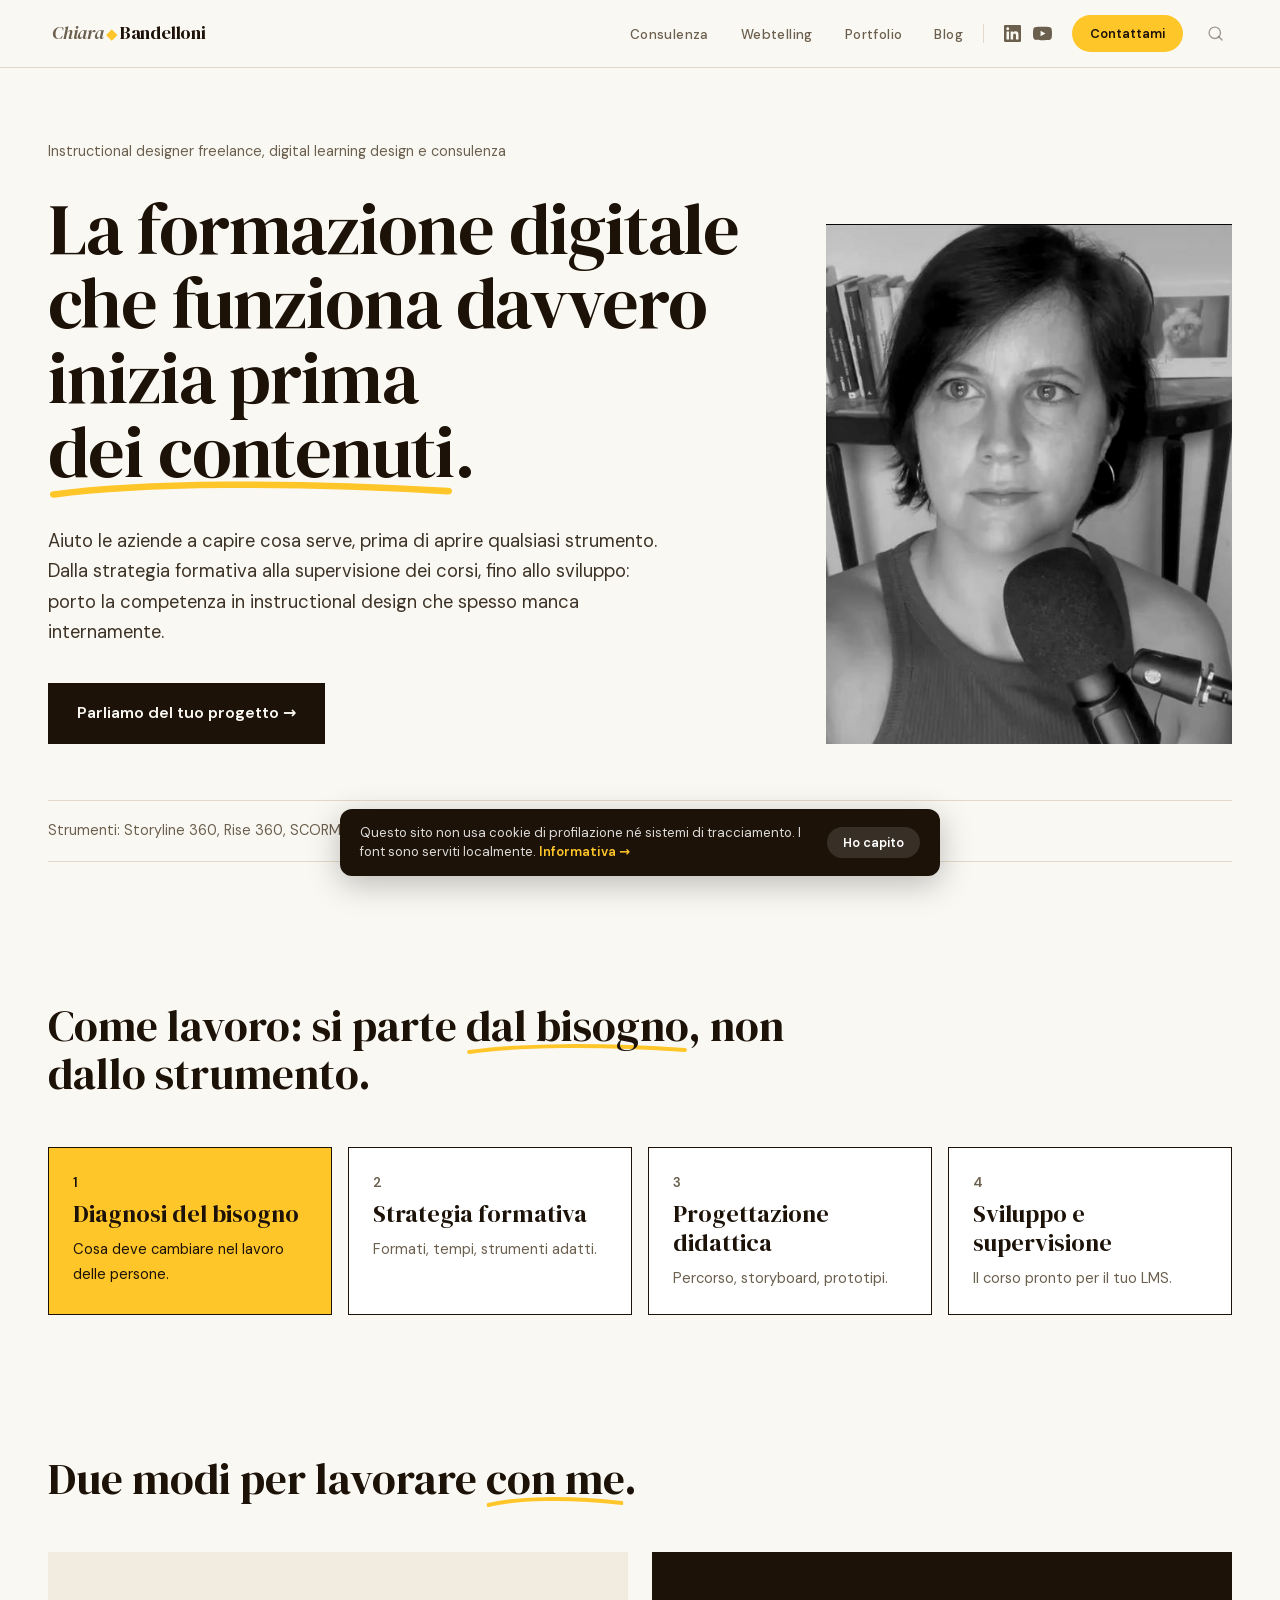
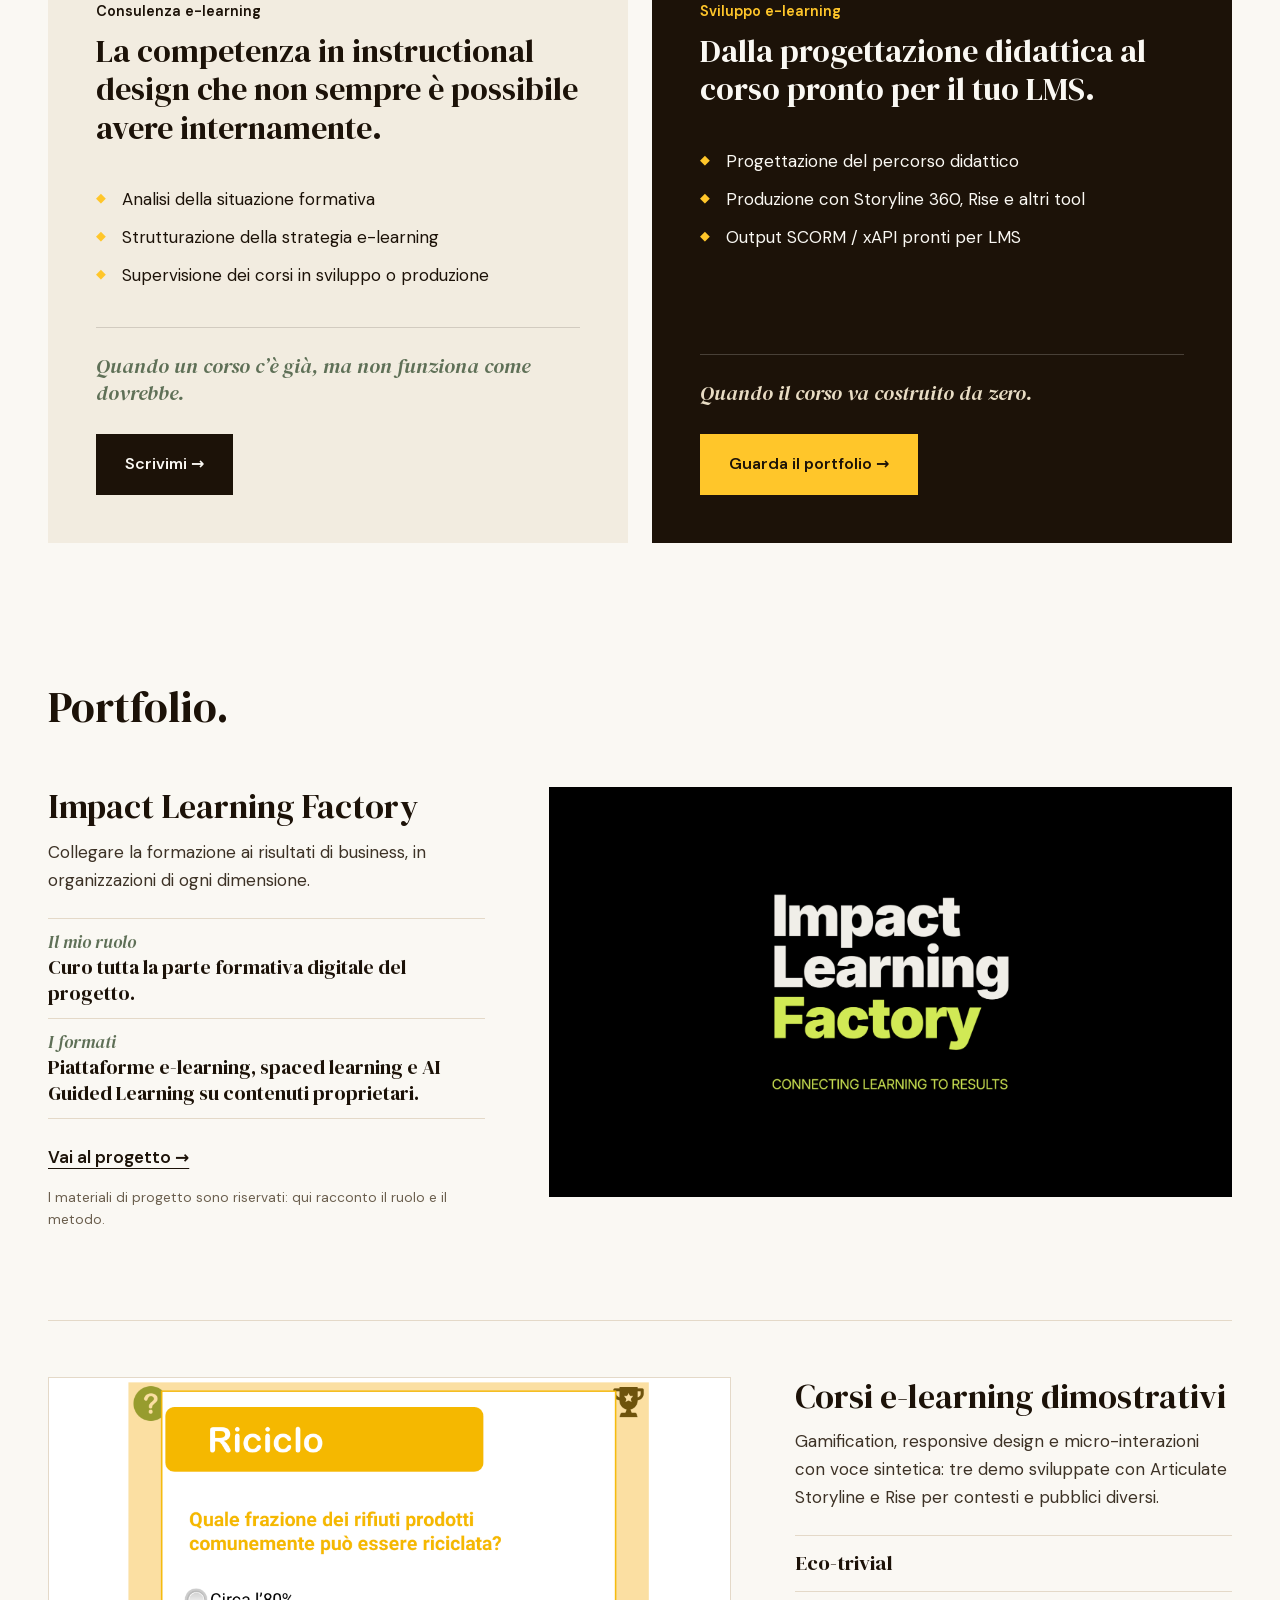
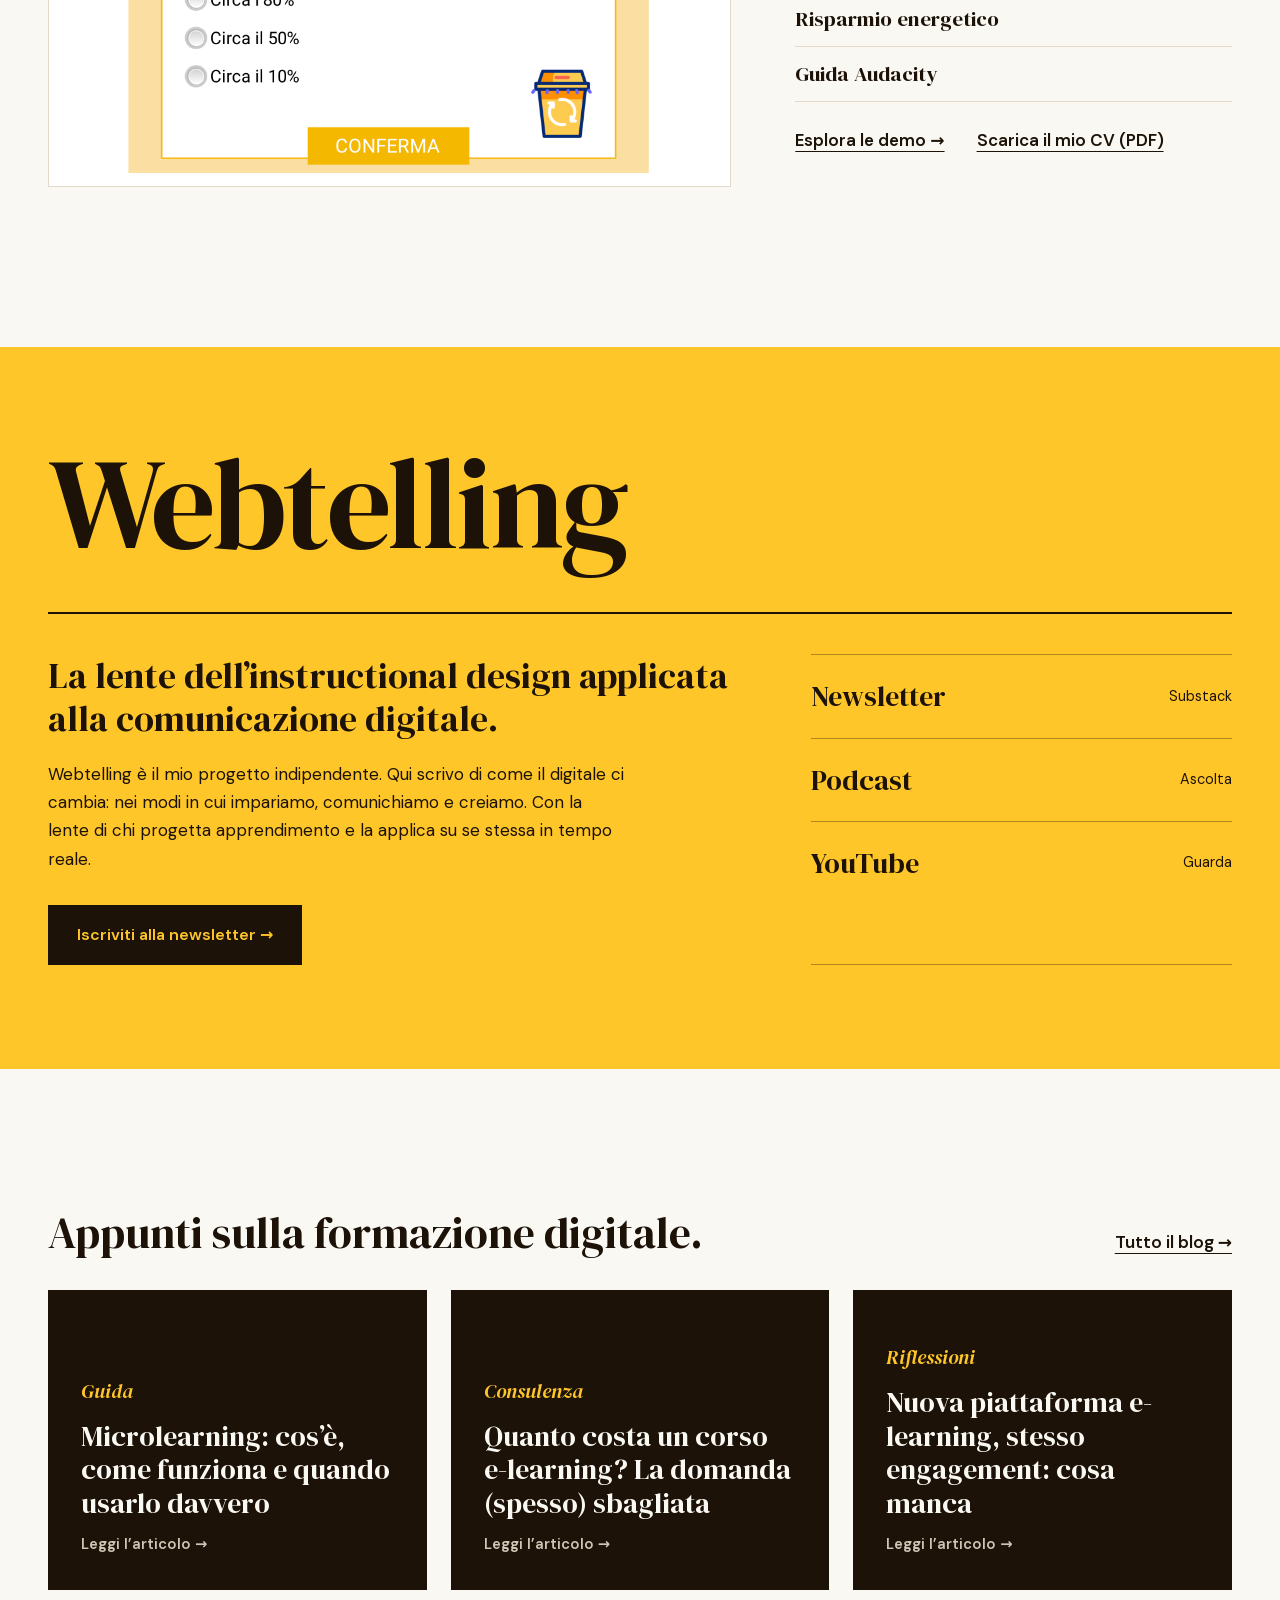
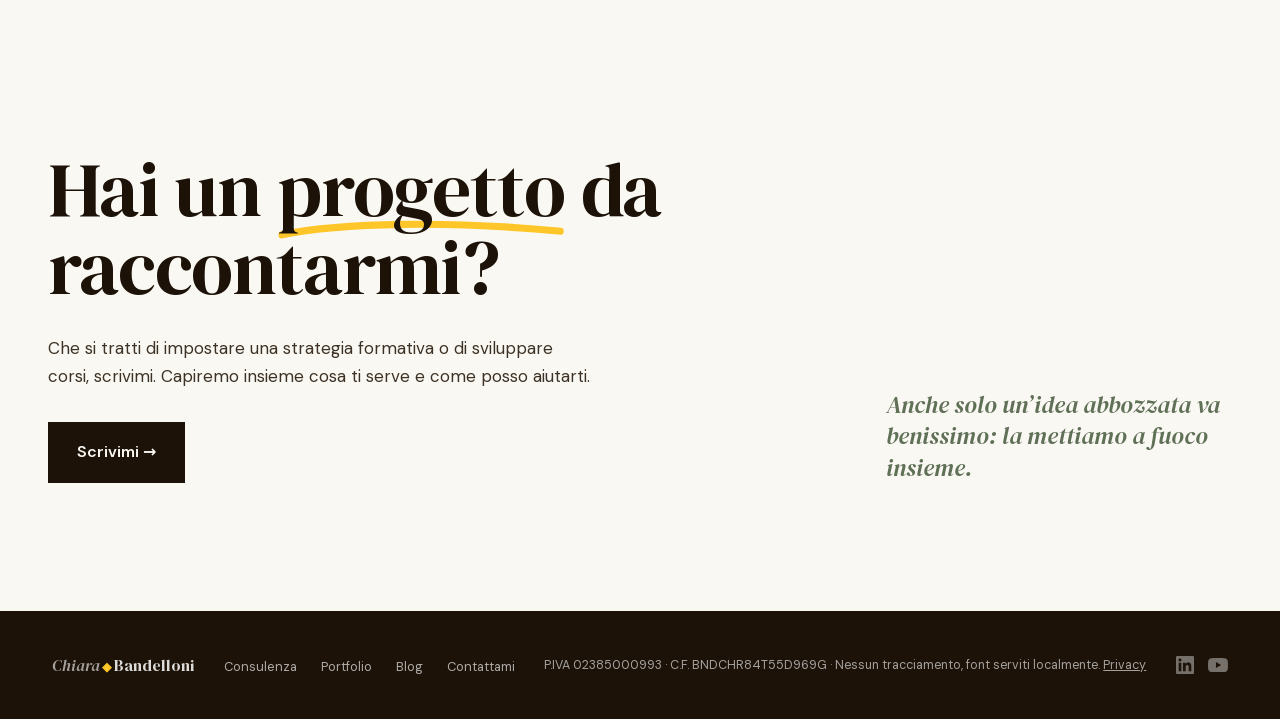
<file: index.html>
<!DOCTYPE html>
<html lang="it">
<head>
<meta charset="UTF-8">
<meta name="viewport" content="width=device-width, initial-scale=1.0">
<title>Chiara Bandelloni - Sviluppatrice e-learning</title>
<meta name="description" content="Sviluppatrice e-learning e instructional designer freelance. Progetto e sviluppo corsi digitali per le aziende, dall'analisi del bisogno alla realizzazione.">
<link rel="canonical" href="https://chiarabandelloni.it/">
<meta property="og:type" content="website">
<meta property="og:url" content="https://chiarabandelloni.it/">
<meta property="og:title" content="Chiara Bandelloni - Sviluppatrice e-learning">
<meta property="og:description" content="Sviluppatrice e-learning e instructional designer freelance. Progetto e sviluppo corsi digitali per le aziende, dall'analisi del bisogno alla realizzazione.">
<meta property="og:image" content="https://chiarabandelloni.it/og-image.png">
<meta property="og:site_name" content="Chiara Bandelloni">
<meta property="og:locale" content="it_IT">
<meta name="twitter:card" content="summary_large_image">
<meta name="twitter:title" content="Chiara Bandelloni - Sviluppatrice e-learning">
<meta name="twitter:description" content="Sviluppatrice e-learning e instructional designer freelance. Progetto e sviluppo corsi digitali per le aziende, dall'analisi del bisogno alla realizzazione.">
<meta name="twitter:image" content="https://chiarabandelloni.it/og-image.png">
<link rel="stylesheet" href="fonts/fonts.css">
<link rel="stylesheet" href="search.css">
<link rel="icon" type="image/svg+xml" href="favicon.svg">
<style>
*, *::before, *::after { box-sizing: border-box; margin: 0; padding: 0; }

:root {
  --yellow:        #ffc62a;
  --yellow-pale:   #fff8e1;
  --yellow-mid:    #ffd966;
  --brown:         #1c1208;
  --warm-white:    #faf8f3;
  --cream:         #f2ece0;
  --muted:         #6b5f4e;
  --border:        #e4d9c8;
  --sage:          #5f7057;
  --dark-bg:       #1a1008;
  --serif:         'DM Serif Display', Georgia, serif;
  --sans:          'DM Sans', system-ui, sans-serif;
}

html { scroll-behavior: smooth; }

body {
  font-family: var(--sans);
  background: var(--warm-white);
  color: var(--brown);
  font-size: 17px;
  line-height: 1.65;
  -webkit-font-smoothing: antialiased;
  overflow-x: hidden;
}

/* ─────────────────────────────────────────
   NAV
───────────────────────────────────────── */
nav {
  position: sticky; top: 0; z-index: 100;
  background: var(--warm-white);
  border-bottom: 1px solid var(--border);
  padding: 0 52px;
  height: 68px;
  display: flex;
  align-items: center;
  justify-content: space-between;
}

.nav-logo {
  font-family: var(--serif);
  font-size: 1.15rem;
  font-weight: 400;
  color: var(--brown);
  text-decoration: none;
  letter-spacing: -0.01em;
}
.nav-logo em { font-style: italic; color: var(--muted); font-weight: 400; }
.nav-logo-sym { color: var(--yellow); padding: 0 2px; font-style: normal; font-size: 0.82em; vertical-align: middle; }

.nav-links {
  display: flex;
  align-items: center;
  gap: 32px;
  list-style: none;
}

.nav-links a {
  font-size: 0.83rem;
  font-weight: 500;
  color: var(--muted);
  text-decoration: none;
  letter-spacing: 0.03em;
  transition: color 0.2s;
}
.nav-links a:hover { color: var(--brown); }

.nav-pill a {
  background: var(--yellow);
  color: var(--brown) !important;
  padding: 8px 18px;
  border-radius: 100px;
  font-weight: 700;
  font-size: 0.8rem;
  transition: background 0.2s !important;
}
.nav-pill a:hover { background: var(--brown) !important; color: var(--yellow) !important; }

.nav-cta {
  background: var(--yellow);
  color: var(--brown);
  padding: 8px 18px;
  border-radius: 100px;
  font-weight: 700;
  font-size: 0.8rem;
  text-decoration: none;
  white-space: nowrap;
  transition: background 0.2s, color 0.2s;
}
.nav-cta:hover { background: var(--brown); color: var(--yellow); }

/* ─────────────────────────────────────────
   LAYOUT COMUNE
───────────────────────────────────────── */
.wrap { max-width: 1280px; margin: 0 auto; padding: 0 48px; }
.block { padding-top: 140px; }

.h-section {
  font-family: var(--serif);
  font-weight: 400;
  font-size: clamp(2rem, 3.4vw, 2.75rem);
  line-height: 1.12;
}

.note {
  font-family: var(--serif);
  font-style: italic;
  color: var(--sage);
  line-height: 1.3;
}

.text-link {
  color: var(--brown);
  font-weight: 600;
  text-decoration: underline;
  text-decoration-thickness: 1px;
  text-underline-offset: 5px;
}
.text-link:hover { text-decoration-thickness: 2px; }

.btn-dark {
  display: inline-block;
  padding: 16px 28px;
  background: var(--brown);
  color: var(--warm-white);
  font-weight: 600;
  font-size: 1rem;
  text-decoration: none;
  border: 1.5px solid var(--brown);
  transition: background 0.2s, color 0.2s;
}
.btn-dark:hover { background: transparent; color: var(--brown); }

/* ─────────────────────────────────────────
   HERO
───────────────────────────────────────── */
.hero {
  display: flex;
  flex-wrap: wrap;
  gap: 56px 72px;
  align-items: flex-end;
  padding-top: 72px;
}
.hero-text { flex: 7 1 520px; min-width: 0; }
.hero-kicker { font-size: 0.9rem; color: var(--muted); margin-bottom: 28px; }
.hero-title {
  font-family: var(--serif);
  font-weight: 400;
  font-size: clamp(2.6rem, 5.6vw, 4.5rem);
  line-height: 1.04;
  letter-spacing: -0.015em;
}
.hero-desc { margin-top: 36px; max-width: 34em; font-size: 1.15rem; color: #3d3226; }
.hero-text .btn-dark { margin-top: 36px; }

.hero-photo { flex: 4 1 300px; min-width: 0; }
.hero-photo img {
  display: block;
  width: 100%;
  height: 520px;
  object-fit: cover;
  filter: grayscale(1) contrast(1.05);
}
.hero-photo figcaption { margin-top: 12px; font-size: 1.05rem; }

.tools-line {
  margin-top: 56px;
  padding: 18px 0;
  border-top: 1px solid var(--border);
  border-bottom: 1px solid var(--border);
  font-size: 0.9rem;
  color: var(--muted);
}

/* ─────────────────────────────────────────
   METODO
───────────────────────────────────────── */
.method-title { max-width: 18em; margin-bottom: 48px; }
.method-steps { display: flex; flex-wrap: wrap; gap: 16px; }
.method-step {
  flex: 1 1 220px;
  padding: 24px;
  background: #fff;
  border: 1px solid var(--brown);
}
.method-step.first { background: var(--yellow); }
.method-num { font-size: 0.85rem; font-weight: 600; color: var(--muted); margin-bottom: 6px; }
.method-step.first .method-num { color: var(--brown); }
.method-name { font-family: var(--serif); font-size: 1.5rem; line-height: 1.2; }
.method-desc { margin-top: 8px; font-size: 0.92rem; color: var(--muted); }
.method-step.first .method-desc { color: var(--brown); }

/* ─────────────────────────────────────────
   SERVIZI
───────────────────────────────────────── */
#consulenza > .h-section { margin-bottom: 48px; }
.services { display: grid; grid-template-columns: 1fr 1fr; gap: 24px; }
.service { display: flex; flex-direction: column; padding: 48px; background: var(--cream); color: var(--brown); }
.service-name { font-size: 0.9rem; font-weight: 600; margin-bottom: 8px; }
.service-claim { font-family: var(--serif); font-size: 2rem; line-height: 1.2; margin-bottom: 28px; }
.service-list { list-style: none; margin-bottom: 28px; }
.service-list li { position: relative; padding-left: 26px; margin: 10px 0; }
.service-list li::before { content: "\25C6"; position: absolute; left: 0; top: 0.15em; color: var(--yellow); font-size: 0.8rem; }
.service .note { margin-top: auto; padding-top: 24px; border-top: 1px solid rgba(28,18,8,.15); font-size: 1.3rem; margin-bottom: 28px; }
.service .btn-dark, .service .btn-yellow { align-self: flex-start; }
.service-dark { background: var(--brown); color: var(--warm-white); }
.service-dark .service-name { color: var(--yellow); }
.service-dark .note { color: #e8dcc4; border-top-color: rgba(250,248,243,.2); }
.btn-yellow {
  display: inline-block;
  padding: 16px 28px;
  background: var(--yellow);
  color: var(--brown);
  font-weight: 600;
  font-size: 1rem;
  text-decoration: none;
  border: 1.5px solid var(--yellow);
  transition: background 0.2s, color 0.2s;
}
.btn-yellow:hover { background: transparent; color: var(--yellow); }
@media (max-width: 900px) { .services { grid-template-columns: 1fr; } }
@media (max-width: 640px) { .service { padding: 28px; } }

/* ─────────────────────────────────────────
   PORTFOLIO
───────────────────────────────────────── */
.portfolio .h-section { margin-bottom: 56px; }
.case-title { font-family: var(--serif); font-weight: 400; font-size: 2.1rem; line-height: 1.15; }

.case-impact {
  display: flex; flex-direction: row-reverse; flex-wrap: wrap; gap: 32px 64px; align-items: flex-start;
}
.case-impact-text { flex: 5 1 320px; min-width: 0; }
.case-impact-text .case-title { margin-bottom: 12px; }
.case-impact-text > p:first-of-type { color: #3d3226; margin-bottom: 24px; }
.case-impact figure {
  flex: 7 1 520px; min-width: 0;
  display: flex; align-items: center; justify-content: center;
  aspect-ratio: 2160 / 1294; background: #000;
}
.case-impact figure img { display: block; width: 42%; height: auto; }
.impact-list { list-style: none; margin-bottom: 24px; border-bottom: 1px solid var(--border); }
.impact-list li { padding: 12px 0; border-top: 1px solid var(--border); }
.impact-list .note { display: block; font-size: 1.1rem; }
.impact-list .impact-value { display: block; font-family: var(--serif); font-size: 1.25rem; line-height: 1.3; }
.case-small { margin-top: 16px; font-size: 0.85rem; color: var(--muted); }

.case-demo {
  display: flex; flex-wrap: wrap; gap: 32px 64px; align-items: flex-start;
  margin-top: 88px; padding-top: 56px; border-top: 1px solid var(--border);
}
.case-demo figure { flex: 7 1 520px; min-width: 0; }
.case-demo img { display: block; width: 100%; height: auto; border: 1px solid var(--border); }
.case-demo figcaption { margin-top: 12px; font-size: 1.2rem; }
.case-demo-text { flex: 5 1 320px; min-width: 0; }
.case-demo-text .case-title { margin-bottom: 12px; }
.case-demo-text > p { color: #3d3226; margin-bottom: 24px; }
.demo-list { list-style: none; margin-bottom: 24px; border-bottom: 1px solid var(--border); }
.demo-list li { padding: 10px 0; border-top: 1px solid var(--border); font-family: var(--serif); font-size: 1.3rem; }
.demo-links { display: flex; flex-wrap: wrap; gap: 8px 32px; }

/* ─────────────────────────────────────────
   WEBTELLING
───────────────────────────────────────── */
.webtelling { margin-top: 160px; background: var(--yellow); color: var(--brown); }
.webtelling .wrap { padding-top: 96px; padding-bottom: 104px; }
.wt-masthead {
  font-family: var(--serif);
  font-size: clamp(4rem, 10vw, 8rem);
  line-height: 0.95;
  letter-spacing: -0.02em;
}
.wt-layout {
  margin-top: 48px; padding-top: 40px; border-top: 2px solid var(--brown);
  display: flex; flex-wrap: wrap; gap: 40px 72px;
}
.wt-text { flex: 6 1 480px; min-width: 0; }
.wt-title { font-family: var(--serif); font-weight: 400; font-size: clamp(1.7rem, 2.8vw, 2.25rem); line-height: 1.2; margin-bottom: 20px; }
.wt-text p { max-width: 34em; margin-bottom: 32px; }
.webtelling .btn-dark { color: var(--yellow); }
.webtelling .btn-dark:hover { color: var(--brown); }
.wt-channels { flex: 4 1 280px; min-width: 0; border-bottom: 1px solid rgba(28,18,8,0.35); }
.wt-channel {
  display: flex; justify-content: space-between; align-items: center;
  padding: 18px 0; border-top: 1px solid rgba(28,18,8,0.35);
  color: var(--brown); text-decoration: none;
  font-family: var(--serif); font-size: 1.75rem;
}
.wt-channel span:last-child { font-family: var(--sans); font-size: 0.9rem; }
.wt-channel:hover span:first-child { text-decoration: underline; text-decoration-thickness: 1px; text-underline-offset: 6px; }

/* ─────────────────────────────────────────
   BLOG
───────────────────────────────────────── */
.blog-head {
  display: flex; flex-wrap: wrap; justify-content: space-between; align-items: baseline;
  gap: 16px; margin-bottom: 32px;
}
.blog-grid { display: flex; flex-wrap: wrap; gap: 24px; }
.blog-card {
  flex: 1 1 300px; min-width: 0; min-height: 300px;
  position: relative; overflow: hidden;
  display: flex; flex-direction: column; justify-content: flex-end; gap: 12px;
  padding: 32px;
  background: var(--brown); border: 1px solid var(--brown);
  color: var(--warm-white); text-decoration: none;
  transition: transform 0.2s;
}
.blog-card:hover { transform: translateY(-3px); }
.blog-card > * { position: relative; }
.blog-cat { font-family: var(--serif); font-style: italic; font-size: 1.25rem; color: var(--yellow); }
.blog-title { font-family: var(--serif); font-size: 1.75rem; line-height: 1.2; color: var(--warm-white); }
.blog-more { font-size: 0.92rem; font-weight: 600; color: #cfc5b4; }
.blog-card:hover .blog-title { text-decoration: underline; text-decoration-color: var(--yellow); text-decoration-thickness: 2px; text-underline-offset: 6px; }
/* copertina facoltativa: classe has-cover + <img class="blog-cover"> come primo elemento */
.blog-card .blog-cover { position: absolute; inset: 0; width: 100%; height: 100%; object-fit: cover; }
.blog-card.has-cover::before {
  content: ''; position: absolute; inset: 0; z-index: 1;
  background: linear-gradient(to top, rgba(28,18,8,0.92) 0%, rgba(28,18,8,0.65) 45%, rgba(28,18,8,0.1) 100%);
}
.blog-card.has-cover > :not(.blog-cover) { z-index: 2; color: var(--warm-white); }
.blog-card.has-cover .blog-cat { color: var(--yellow); }

/* ─────────────────────────────────────────
   CONTATTI
───────────────────────────────────────── */
.contact {
  padding-top: 160px; padding-bottom: 128px;
  display: flex; flex-wrap: wrap; gap: 32px 72px; align-items: flex-end;
}
.contact-text { flex: 7 1 520px; min-width: 0; }
.contact-title {
  font-family: var(--serif); font-weight: 400;
  font-size: clamp(2.6rem, 6vw, 5rem); line-height: 1.02; letter-spacing: -0.015em;
}
.contact-text p { margin: 28px 0 32px; max-width: 32em; color: #3d3226; }
.contact > .note { flex: 3 1 240px; font-size: 1.5rem; }


/* ─────────────────────────────────────────
   FOOTER
───────────────────────────────────────── */
footer {
  background: var(--brown);
  padding: 40px 52px;
  display: flex;
  justify-content: space-between;
  align-items: center;
}

.footer-logo {
  font-family: var(--serif);
  font-size: 1rem;
  color: rgba(255,255,255,0.85);
  text-decoration: none;
  font-weight: 400;
}
.footer-logo em { font-style: italic; color: rgba(255,255,255,0.6); font-weight: 400; }
.footer-logo-sym { color: var(--yellow); padding: 0 2px; font-style: normal; font-size: 0.82em; vertical-align: middle; }

.footer-links {
  display: flex; gap: 24px; list-style: none;
}
.footer-links a {
  font-size: 0.8rem;
  color: rgba(255,255,255,0.65);
  text-decoration: none;
  transition: color 0.2s;
}
.footer-links a:hover { color: #fff; }

.footer-copy {
  font-size: 0.78rem;
  color: rgba(255,255,255,0.6);
}


/* ── SOCIAL ICONS NAV ── */
.nav-right {
  display: flex;
  align-items: center;
  gap: 20px;
}
.nav-social {
  display: flex;
  align-items: center;
  gap: 12px;
  padding-left: 20px;
  border-left: 1px solid var(--border);
}
.nav-social-link {
  color: var(--muted);
  display: flex;
  align-items: center;
  transition: color 0.2s;
}
.nav-social-link:hover { color: var(--brown); }

/* ── FOOTER SOCIAL ── */
.footer-social {
  display: flex;
  align-items: center;
  gap: 14px;
}
.footer-social-link {
  color: rgba(255,255,255,0.4);
  display: flex;
  align-items: center;
  transition: color 0.2s;
}
.footer-social-link:hover { color: rgba(255,255,255,0.85); }

/* ── MOBILE-ONLY NAV ITEMS ── */
.nav-links-mobile-only { display: none; }

/* ── HAMBURGER ── */
.nav-hamburger {
  display: none;
  flex-direction: column;
  gap: 5px;
  background: none;
  border: none;
  cursor: pointer;
  padding: 6px 2px;
  -webkit-tap-highlight-color: transparent;
}
.nav-hamburger span {
  display: block;
  width: 22px; height: 2px;
  background: var(--brown);
  border-radius: 2px;
  transition: transform 0.28s ease, opacity 0.28s ease;
  transform-origin: center;
}
.nav-hamburger.open span:nth-child(1) { transform: translateY(7px) rotate(45deg); }
.nav-hamburger.open span:nth-child(2) { opacity: 0; }
.nav-hamburger.open span:nth-child(3) { transform: translateY(-7px) rotate(-45deg); }

/* ─────────────────────────────────────────
   RESPONSIVE — TABLET (max 1024px)
───────────────────────────────────────── */
@media (max-width: 1024px) {
  nav { padding: 0 24px; gap: 16px; }
  .nav-links { gap: 16px; }
  .nav-links a { font-size: 0.75rem; }
  .nav-pill a { padding: 7px 14px; }

  .wrap { padding-left: 32px; padding-right: 32px; }
  .block { padding-top: 112px; }
  footer { padding: 32px; }
}

/* ─────────────────────────────────────────
   RESPONSIVE — MOBILE (max 640px)
───────────────────────────────────────── */
@media (max-width: 640px) {

  /* Nav */
  nav { padding: 0 20px; height: 60px; }
  .nav-hamburger { display: flex; }
  .nav-cta { display: none; }
  .nav-social { display: none; }
  .nav-links-mobile-only { display: block; }
  .nav-links {
    display: none;
    position: fixed;
    top: 60px; left: 0; right: 0;
    flex-direction: column;
    gap: 0;
    background: var(--warm-white);
    border-bottom: 1px solid var(--border);
    padding: 8px 0 16px;
    box-shadow: 0 8px 24px rgba(28,18,8,0.08);
    z-index: 99;
  }
  .nav-links.open { display: flex; }
  .nav-links li { border-bottom: 1px solid var(--border); }
  .nav-links li:last-child { border-bottom: none; }
  .nav-links a { display: block; padding: 14px 20px; font-size: 0.92rem; color: var(--brown); }

  /* Sezioni */
  .wrap { padding-left: 20px; padding-right: 20px; }
  .block { padding-top: 88px; }
  .hero { padding-top: 40px; gap: 40px; }
  .hero-desc { font-size: 1rem; }
  .hero-photo img { height: 380px; }
  .contact > .note { font-size: 1.25rem; }
  .case-demo { margin-top: 64px; padding-top: 40px; }
  .webtelling { margin-top: 100px; }
  .webtelling .wrap { padding-top: 64px; padding-bottom: 72px; }
  .wt-channel { font-size: 1.4rem; }
  .blog-card { min-height: 240px; padding: 24px; }
  .blog-title { font-size: 1.4rem; }
  .contact { padding-top: 100px; padding-bottom: 80px; }

  /* Footer */
  footer {
    flex-direction: column;
    gap: 20px;
    text-align: center;
    padding: 32px 20px;
  }
  .footer-links { flex-wrap: wrap; justify-content: center; gap: 16px; }
}


/* ── COOKIE NOTICE ── */
#cookie-notice {
  position: fixed;
  bottom: 24px; left: 50%;
  transform: translateX(-50%);
  background: var(--brown);
  color: rgba(255,255,255,0.85);
  padding: 14px 20px;
  border-radius: 12px;
  font-size: 0.82rem;
  line-height: 1.5;
  display: flex;
  align-items: center;
  gap: 20px;
  max-width: min(600px, calc(100vw - 32px));
  box-shadow: 0 8px 32px rgba(0,0,0,0.25);
  z-index: 9999;
  transition: opacity 0.3s, transform 0.3s;
}
#cookie-notice.hidden {
  opacity: 0;
  pointer-events: none;
  transform: translateX(-50%) translateY(12px);
}
#cookie-notice a {
  color: var(--yellow);
  text-decoration: none;
  font-weight: 600;
  white-space: nowrap;
}
#cookie-notice a:hover { text-decoration: underline; }
#cookie-close {
  background: rgba(255,255,255,0.12);
  border: none;
  color: #fff;
  font-size: 0.8rem;
  font-weight: 600;
  padding: 7px 16px;
  border-radius: 100px;
  cursor: pointer;
  white-space: nowrap;
  font-family: var(--sans);
  transition: background 0.2s;
  flex-shrink: 0;
}
#cookie-close:hover { background: rgba(255,255,255,0.22); }
@media (max-width: 640px) {
  #cookie-notice { bottom: 16px; flex-direction: column; align-items: flex-start; gap: 12px; }
}
</style>
</head>
<body>


<!-- ── COOKIE NOTICE ── -->
<div id="cookie-notice" role="status" aria-live="polite">
  <span>Questo sito non usa cookie di profilazione né sistemi di tracciamento. I font sono serviti localmente. <a href="privacy-policy.html#cookie">Informativa →</a></span>
  <button id="cookie-close" aria-label="Chiudi avviso cookie">Ho capito</button>
</div>

<!-- ── NAV ── -->
<nav>
  <a href="index.html" class="nav-logo"><em>Chiara</em><span class="nav-logo-sym">◆</span>Bandelloni</a>
  <div class="nav-right">
    <ul class="nav-links">
      <li><a href="#consulenza">Consulenza</a></li>
      <li><a href="https://chiarabandelloni.substack.com/" target="_blank" rel="noopener">Webtelling</a></li>
      <li><a href="#portfolio">Portfolio</a></li>
      <li><a href="blog/index.html">Blog</a></li>
      <li class="nav-links-mobile-only"><a href="contattami.html">Contattami</a></li>
    </ul>
    <div class="nav-social">
      <a href="https://www.linkedin.com/in/chiarabandelloni/" target="_blank" rel="noopener" class="nav-social-link" aria-label="LinkedIn">
        <svg width="17" height="17" viewBox="0 0 24 24" fill="currentColor"><path d="M20.447 20.452h-3.554v-5.569c0-1.328-.027-3.037-1.852-3.037-1.853 0-2.136 1.445-2.136 2.939v5.667H9.351V9h3.414v1.561h.046c.477-.9 1.637-1.85 3.37-1.85 3.601 0 4.267 2.37 4.267 5.455v6.286zM5.337 7.433c-1.144 0-2.063-.926-2.063-2.065 0-1.138.92-2.063 2.063-2.063 1.14 0 2.064.925 2.064 2.063 0 1.139-.925 2.065-2.064 2.065zm1.782 13.019H3.555V9h3.564v11.452zM22.225 0H1.771C.792 0 0 .774 0 1.729v20.542C0 23.227.792 24 1.771 24h20.451C23.2 24 24 23.227 24 22.271V1.729C24 .774 23.2 0 22.222 0h.003z"/></svg>
      </a>
      <a href="https://www.youtube.com/@webtelling" target="_blank" rel="noopener" class="nav-social-link" aria-label="YouTube">
        <svg width="19" height="19" viewBox="0 0 24 24" fill="currentColor"><path d="M23.498 6.186a3.016 3.016 0 0 0-2.122-2.136C19.505 3.545 12 3.545 12 3.545s-7.505 0-9.377.505A3.017 3.017 0 0 0 .502 6.186C0 8.07 0 12 0 12s0 3.93.502 5.814a3.016 3.016 0 0 0 2.122 2.136c1.871.505 9.376.505 9.376.505s7.505 0 9.377-.505a3.015 3.015 0 0 0 2.122-2.136C24 15.93 24 12 24 12s0-3.93-.502-5.814zM9.545 15.568V8.432L15.818 12l-6.273 3.568z"/></svg>
      </a>
    </div>
    <a href="contattami.html" class="nav-cta">Contattami</a>
    <button class="nav-search-btn" aria-label="Cerca nel sito">
      <svg width="17" height="17" viewBox="0 0 24 24" fill="none" stroke="currentColor" stroke-width="2" stroke-linecap="round" stroke-linejoin="round"><circle cx="11" cy="11" r="8"/><path d="m21 21-4.35-4.35"/></svg>
    </button>
    <button class="nav-hamburger" aria-label="Menu" aria-expanded="false">
      <span></span><span></span><span></span>
    </button>
  </div>
</nav>


<main>

<!-- ── HERO ── -->
<div class="wrap">
  <section class="hero">
    <div class="hero-text">
      <p class="hero-kicker">Instructional designer freelance, digital learning design e consulenza</p>
      <h1 class="hero-title">La formazione digitale che funziona davvero inizia prima <span class="swoosh">dei contenuti</span>.</h1>
      <p class="hero-desc">Aiuto le aziende a capire cosa serve, prima di aprire qualsiasi strumento. Dalla strategia formativa alla supervisione dei corsi, fino allo sviluppo: porto la competenza in instructional design che spesso manca internamente.</p>
      <a href="#contattami" class="btn-dark">Parliamo del tuo progetto →</a>
    </div>
    <figure class="hero-photo">
      <img src="bio.jpg" alt="Chiara Bandelloni al microfono nel suo studio">
    </figure>
  </section>
  <p class="tools-line">Strumenti: Storyline 360, Rise 360, SCORM e xAPI, AI-based learning</p>
</div>

<!-- ── METODO ── -->
<section class="wrap block" id="metodo">
  <h2 class="h-section method-title">Come lavoro: si parte <span class="swoosh">dal bisogno</span>, non dallo strumento.</h2>
  <div class="method-steps">
    <div class="method-step first">
      <p class="method-num">1</p>
      <p class="method-name">Diagnosi del bisogno</p>
      <p class="method-desc">Cosa deve cambiare nel lavoro delle persone.</p>
    </div>
    <div class="method-step">
      <p class="method-num">2</p>
      <p class="method-name">Strategia formativa</p>
      <p class="method-desc">Formati, tempi, strumenti adatti.</p>
    </div>
    <div class="method-step">
      <p class="method-num">3</p>
      <p class="method-name">Progettazione didattica</p>
      <p class="method-desc">Percorso, storyboard, prototipi.</p>
    </div>
    <div class="method-step">
      <p class="method-num">4</p>
      <p class="method-name">Sviluppo e supervisione</p>
      <p class="method-desc">Il corso pronto per il tuo LMS.</p>
    </div>
  </div>
</section>

<!-- ── COSA FACCIO ── -->
<section class="wrap block" id="consulenza">
  <h2 class="h-section">Due modi per lavorare <span class="swoosh">con me</span>.</h2>
  <div class="services">
    <div class="service">
      <h3 class="service-name">Consulenza e-learning</h3>
      <p class="service-claim">La competenza in instructional design che non sempre è possibile avere internamente.</p>
      <ul class="service-list">
        <li>Analisi della situazione formativa</li>
        <li>Strutturazione della strategia e-learning</li>
        <li>Supervisione dei corsi in sviluppo o produzione</li>
      </ul>
      <p class="note">Quando un corso c’è già, ma non funziona come dovrebbe.</p>
      <a href="#contattami" class="btn-dark">Scrivimi →</a>
    </div>
    <div class="service service-dark">
      <h3 class="service-name">Sviluppo e-learning</h3>
      <p class="service-claim">Dalla progettazione didattica al corso pronto per il tuo LMS.</p>
      <ul class="service-list">
        <li>Progettazione del percorso didattico</li>
        <li>Produzione con Storyline 360, Rise e altri tool</li>
        <li>Output SCORM / xAPI pronti per LMS</li>
      </ul>
      <p class="note">Quando il corso va costruito da zero.</p>
      <a href="#portfolio" class="btn-yellow">Guarda il portfolio →</a>
    </div>
  </div>
</section>

<!-- ── PORTFOLIO ── -->
<section class="wrap block portfolio" id="portfolio">
  <h2 class="h-section">Portfolio.</h2>

  <article class="case-impact">
    <figure>
      <img src="img/impact-learning-factory-logo.png" alt="Impact Learning Factory" width="788" height="673">
    </figure>
    <div class="case-impact-text">
      <h3 class="case-title">Impact Learning Factory</h3>
      <p>Collegare la formazione ai risultati di business, in organizzazioni di ogni dimensione.</p>
      <ul class="impact-list">
        <li><span class="note">Il mio ruolo</span><span class="impact-value">Curo tutta la parte formativa digitale del progetto.</span></li>
        <li><span class="note">I formati</span><span class="impact-value">Piattaforme e-learning, spaced learning e AI Guided Learning su contenuti proprietari.</span></li>
      </ul>
      <a href="https://impactlearningfactory.it/" target="_blank" rel="noopener" class="text-link">Vai al progetto →</a>
      <p class="case-small">I materiali di progetto sono riservati: qui racconto il ruolo e il metodo.</p>
    </div>
  </article>

  <article class="case-demo">
    <figure>
      <img src="img/ecotrivial-riciclo.png" alt="Ecotrivial, una domanda della categoria Riciclo" loading="lazy">
    </figure>
    <div class="case-demo-text">
      <h3 class="case-title">Corsi e-learning dimostrativi</h3>
      <p>Gamification, responsive design e micro-interazioni con voce sintetica: tre demo sviluppate con Articulate Storyline e Rise per contesti e pubblici diversi.</p>
      <ul class="demo-list">
        <li>Eco-trivial</li>
        <li>Risparmio energetico</li>
        <li>Guida Audacity</li>
      </ul>
      <p class="demo-links"><a href="corsi-elearning.html" class="text-link">Esplora le demo →</a><a href="Curriculum-Vitae.pdf" download class="text-link">Scarica il mio CV (PDF)</a></p>
    </div>
  </article>
</section>

<!-- ── WEBTELLING ── -->
<section class="webtelling" id="webtelling">
  <div class="wrap">
    <p class="wt-masthead">Webtelling</p>
    <div class="wt-layout">
      <div class="wt-text">
        <h2 class="wt-title">La lente dell’instructional design applicata alla comunicazione digitale.</h2>
        <p>Webtelling è il mio progetto indipendente. Qui scrivo di come il digitale ci cambia: nei modi in cui impariamo, comunichiamo e creiamo. Con la lente di chi progetta apprendimento e la applica su se stessa in tempo reale.</p>
        <a href="https://chiarabandelloni.substack.com/subscribe" target="_blank" rel="noopener" class="btn-dark">Iscriviti alla newsletter →</a>
      </div>
      <div class="wt-channels">
        <a href="https://chiarabandelloni.substack.com/" target="_blank" rel="noopener" class="wt-channel"><span>Newsletter</span><span>Substack</span></a>
        <a href="https://pod.link/1866186133" target="_blank" rel="noopener" class="wt-channel"><span>Podcast</span><span>Ascolta</span></a>
        <a href="https://www.youtube.com/@webtelling" target="_blank" rel="noopener" class="wt-channel"><span>YouTube</span><span>Guarda</span></a>
      </div>
    </div>
  </div>
</section>

<!-- ── BLOG PREVIEW ── -->
<section class="wrap block" id="blog">
  <div class="blog-head">
    <h2 class="h-section">Appunti sulla formazione digitale.</h2>
    <a href="blog/index.html" class="text-link">Tutto il blog →</a>
  </div>
  <!-- Per aggiungere una copertina: classe "has-cover" sul box e <img class="blog-cover" src="..." alt=""> come primo elemento -->
  <div class="blog-grid">
    <a href="blog/microlearning-guida-completa.html" class="blog-card">
      <span class="blog-cat">Guida</span>
      <span class="blog-title">Microlearning: cos’è, come funziona e quando usarlo davvero</span>
      <span class="blog-more">Leggi l’articolo →</span>
    </a>
    <a href="blog/quanto-costa-corso-elearning-domanda-sbagliata.html" class="blog-card">
      <span class="blog-cat">Consulenza</span>
      <span class="blog-title">Quanto costa un corso e-learning? La domanda (spesso) sbagliata</span>
      <span class="blog-more">Leggi l’articolo →</span>
    </a>
    <a href="blog/piattaforma-elearning-engagement-non-basta.html" class="blog-card">
      <span class="blog-cat">Riflessioni</span>
      <span class="blog-title">Nuova piattaforma e-learning, stesso engagement: cosa manca</span>
      <span class="blog-more">Leggi l’articolo →</span>
    </a>
  </div>
</section>

<!-- ── CTA ── -->
<section class="wrap contact" id="contattami">
  <div class="contact-text">
    <h2 class="contact-title">Hai un <span class="swoosh">progetto</span> da raccontarmi?</h2>
    <p>Che si tratti di impostare una strategia formativa o di sviluppare corsi, scrivimi. Capiremo insieme cosa ti serve e come posso aiutarti.</p>
    <a href="contattami.html" class="btn-dark">Scrivimi →</a>
  </div>
  <p class="note">Anche solo un’idea abbozzata va benissimo: la mettiamo a fuoco insieme.</p>
</section>

</main>


<!-- ── FOOTER ── -->
<footer>
  <a href="index.html" class="footer-logo"><em>Chiara</em><span class="footer-logo-sym">◆</span>Bandelloni</a>
  <ul class="footer-links">
    <li><a href="#consulenza">Consulenza</a></li>
    <li><a href="#portfolio">Portfolio</a></li>
    <li><a href="blog/index.html">Blog</a></li>
    <li><a href="contattami.html">Contattami</a></li>
  </ul>
  <p class="footer-copy">P.IVA 02385000993 · C.F. BNDCHR84T55D969G · Nessun tracciamento, font serviti localmente. <a href="privacy-policy.html" style="color:inherit">Privacy</a></p>
  <div class="footer-social">
    <a href="https://www.linkedin.com/in/chiarabandelloni/" target="_blank" rel="noopener" class="footer-social-link" aria-label="LinkedIn">
      <svg width="18" height="18" viewBox="0 0 24 24" fill="currentColor"><path d="M20.447 20.452h-3.554v-5.569c0-1.328-.027-3.037-1.852-3.037-1.853 0-2.136 1.445-2.136 2.939v5.667H9.351V9h3.414v1.561h.046c.477-.9 1.637-1.85 3.37-1.85 3.601 0 4.267 2.37 4.267 5.455v6.286zM5.337 7.433c-1.144 0-2.063-.926-2.063-2.065 0-1.138.92-2.063 2.063-2.063 1.14 0 2.064.925 2.064 2.063 0 1.139-.925 2.065-2.064 2.065zm1.782 13.019H3.555V9h3.564v11.452zM22.225 0H1.771C.792 0 0 .774 0 1.729v20.542C0 23.227.792 24 1.771 24h20.451C23.2 24 24 23.227 24 22.271V1.729C24 .774 23.2 0 22.222 0h.003z"/></svg>
    </a>
    <a href="https://www.youtube.com/@webtelling" target="_blank" rel="noopener" class="footer-social-link" aria-label="YouTube">
      <svg width="20" height="20" viewBox="0 0 24 24" fill="currentColor"><path d="M23.498 6.186a3.016 3.016 0 0 0-2.122-2.136C19.505 3.545 12 3.545 12 3.545s-7.505 0-9.377.505A3.017 3.017 0 0 0 .502 6.186C0 8.07 0 12 0 12s0 3.93.502 5.814a3.016 3.016 0 0 0 2.122 2.136c1.871.505 9.376.505 9.376.505s7.505 0 9.377-.505a3.015 3.015 0 0 0 2.122-2.136C24 15.93 24 12 24 12s0-3.93-.502-5.814zM9.545 15.568V8.432L15.818 12l-6.273 3.568z"/></svg>
    </a>
  </div>
</footer>

<script>
// Cookie notice
(function(){
  var notice = document.getElementById('cookie-notice');
  var close  = document.getElementById('cookie-close');
  if (!notice || !close) return;
  if (localStorage.getItem('cookie-ok')) {
    notice.classList.add('hidden');
    return;
  }
  close.addEventListener('click', function(){
    notice.classList.add('hidden');
    localStorage.setItem('cookie-ok', '1');
  });
})();

// Hamburger nav
(function(){
  var btn = document.querySelector('.nav-hamburger');
  var menu = document.querySelector('.nav-links');
  if (!btn || !menu) return;
  btn.addEventListener('click', function(e){
    e.stopPropagation();
    var open = btn.classList.toggle('open');
    menu.classList.toggle('open');
    btn.setAttribute('aria-expanded', open);
  });
  document.addEventListener('click', function(e){
    if (!btn.contains(e.target) && !menu.contains(e.target)){
      btn.classList.remove('open');
      menu.classList.remove('open');
      btn.setAttribute('aria-expanded','false');
    }
  });
  menu.querySelectorAll('a').forEach(function(a){
    a.addEventListener('click', function(){
      btn.classList.remove('open');
      menu.classList.remove('open');
      btn.setAttribute('aria-expanded','false');
    });
  });
})();
</script>
<script src="search.js"></script>
</body>
</html>
</file>
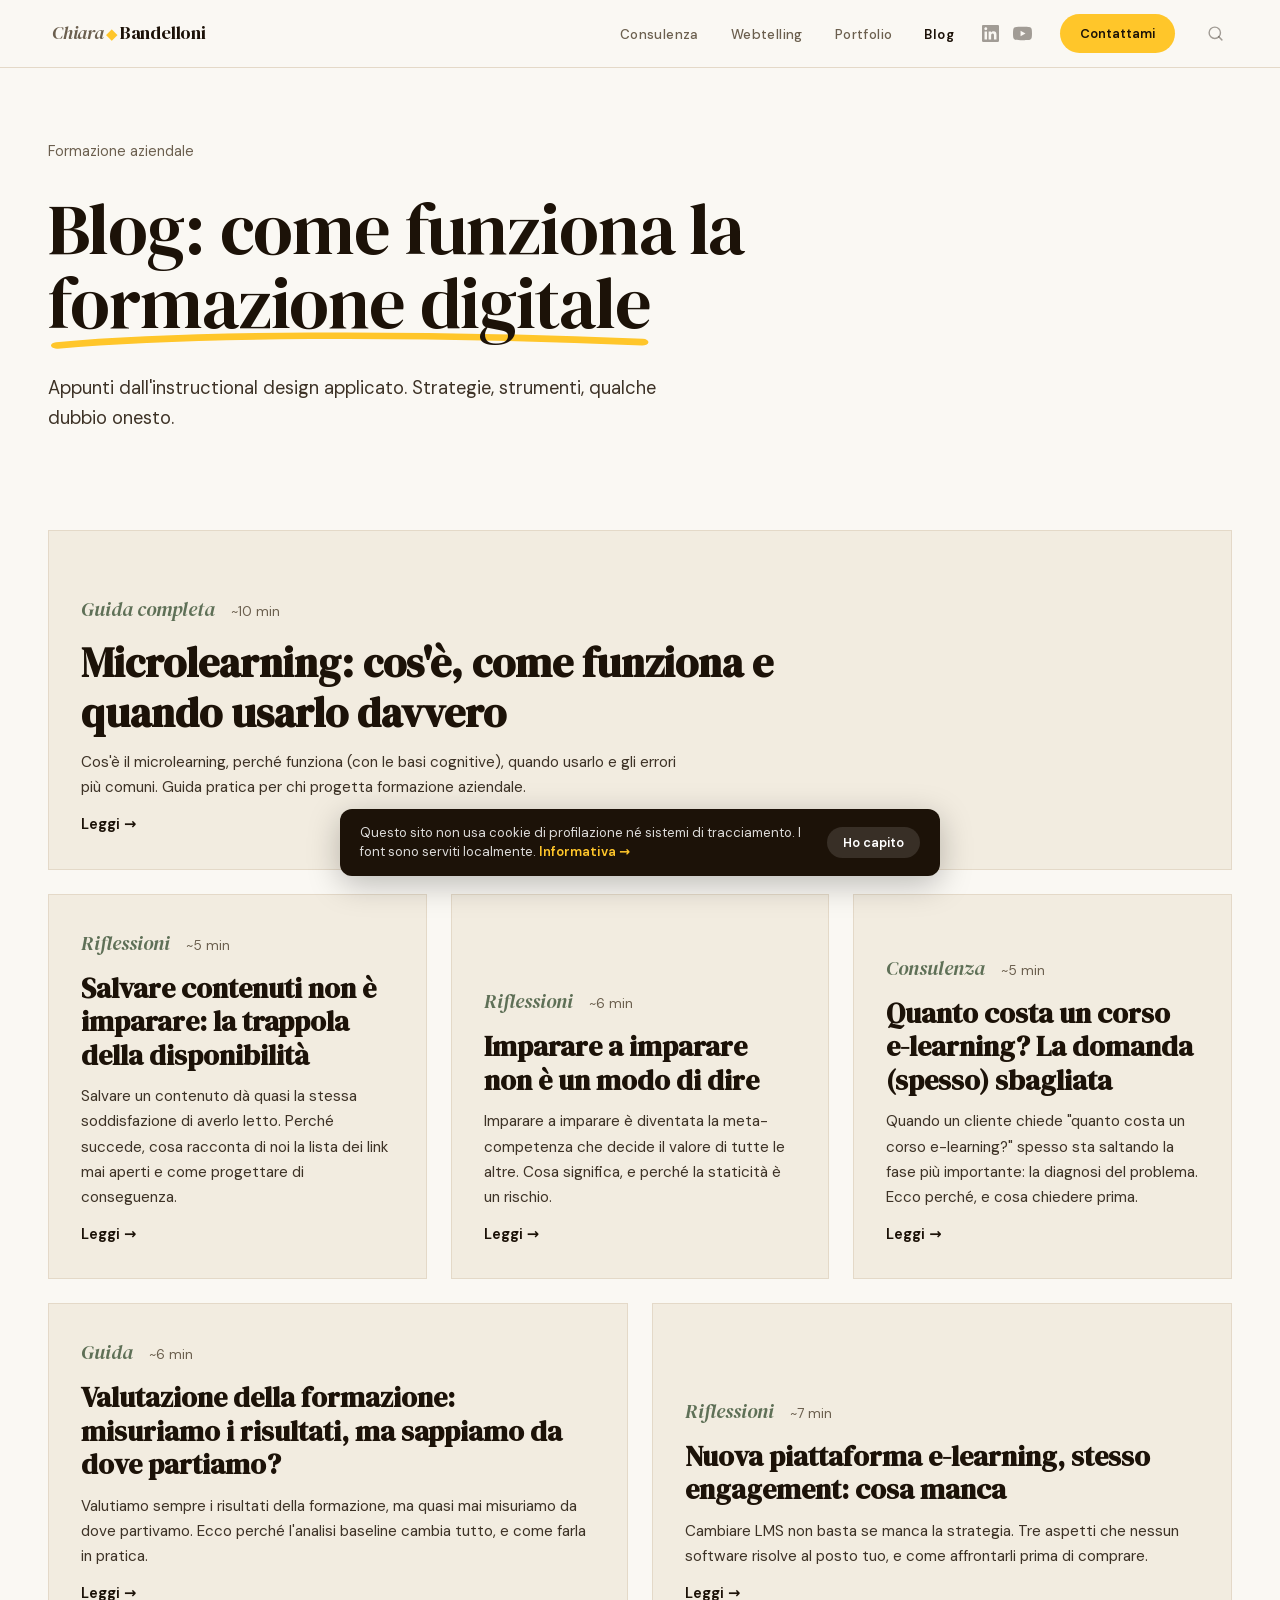
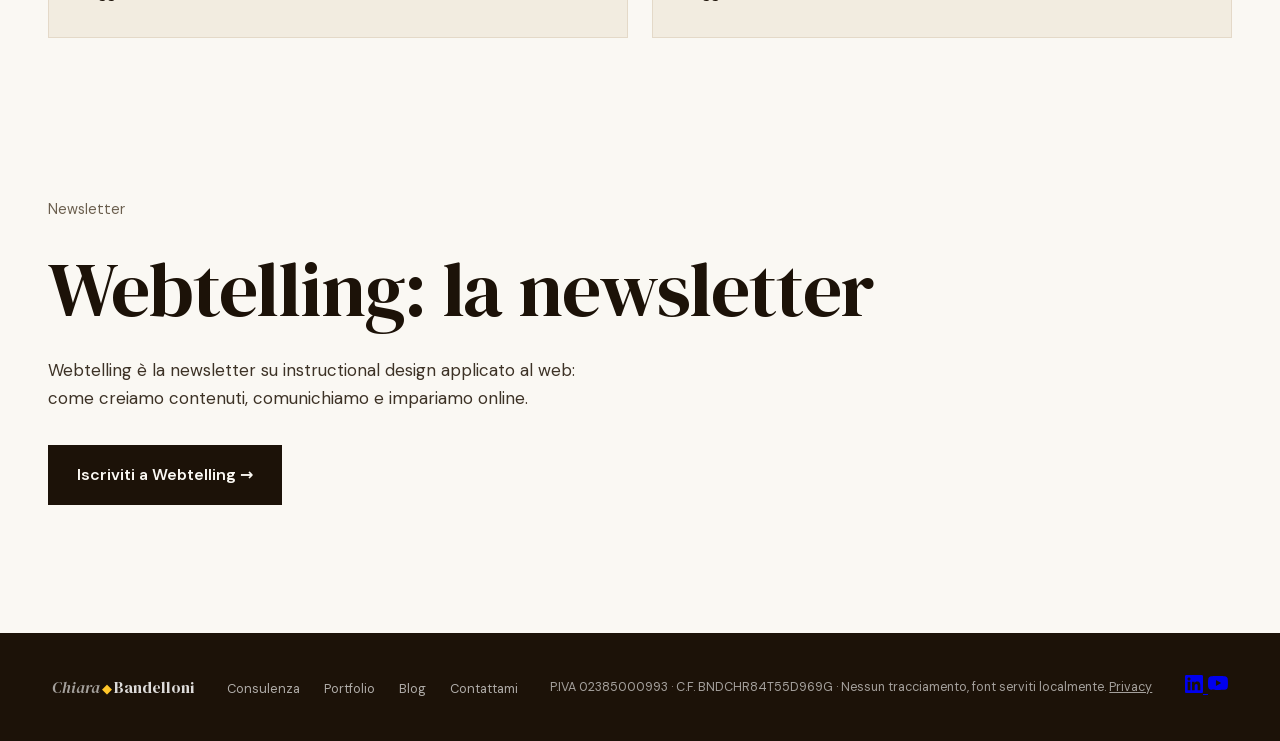
<file: blog/index.html>
<!DOCTYPE html>
<html lang="it">
<head>
<meta charset="UTF-8">
<meta name="viewport" content="width=device-width, initial-scale=1.0">
<title>Blog — Chiara Bandelloni | Formazione aziendale e e-learning</title>
<meta name="description" content="Articoli sulla formazione aziendale, instructional design e e-learning. Senza soluzioni preconfezionate.">
<link rel="canonical" href="https://chiarabandelloni.it/blog/">
<meta property="og:type" content="website">
<meta property="og:url" content="https://chiarabandelloni.it/blog/">
<meta property="og:title" content="Blog — Chiara Bandelloni | Formazione aziendale e e-learning">
<meta property="og:description" content="Articoli sulla formazione aziendale, instructional design e e-learning. Senza soluzioni preconfezionate.">
<meta property="og:image" content="https://chiarabandelloni.it/og-image.png">
<meta property="og:site_name" content="Chiara Bandelloni">
<meta property="og:locale" content="it_IT">
<meta name="twitter:card" content="summary_large_image">
<meta name="twitter:title" content="Blog — Chiara Bandelloni | Formazione aziendale e e-learning">
<meta name="twitter:description" content="Articoli sulla formazione aziendale, instructional design e e-learning. Senza soluzioni preconfezionate.">
<meta name="twitter:image" content="https://chiarabandelloni.it/og-image.png">
<link rel="stylesheet" href="../fonts/fonts.css">
<link rel="stylesheet" href="../search.css">
<link rel="icon" type="image/svg+xml" href="../favicon.svg">
<style>
*, *::before, *::after { box-sizing: border-box; margin: 0; padding: 0; }

:root {
  --yellow:      #ffc62a;
  --yellow-pale: #fff8e1;
  --brown:       #1c1208;
  --warm-white:  #faf8f3;
  --cream:       #f2ece0;
  --muted:       #6b5f4e;
  --border:      #e4d9c8;
  --sage:        #5f7057;
  --dark-bg:     #1a1008;
  --serif:       'DM Serif Display', Georgia, serif;
  --sans:        'DM Sans', system-ui, sans-serif;
}

html { scroll-behavior: smooth; }

body {
  font-family: var(--sans);
  background: var(--warm-white);
  color: var(--brown);
  font-size: 17px;
  line-height: 1.65;
  -webkit-font-smoothing: antialiased;
  overflow-x: hidden;
}

/* ── NAV ── */
nav {
  position: sticky; top: 0; z-index: 100;
  background: var(--warm-white);
  border-bottom: 1px solid var(--border);
  padding: 0 52px;
  height: 68px;
  display: flex;
  align-items: center;
  justify-content: space-between;
}

.nav-logo {
  font-family: var(--serif);
  font-size: 1.15rem;
  font-weight: 400;
  color: var(--brown);
  text-decoration: none;
  letter-spacing: -0.01em;
}
.nav-logo em { font-style: italic; color: var(--muted); font-weight: 400; }
.nav-logo-sym { color: var(--yellow); padding: 0 2px; font-style: normal; font-size: 0.82em; vertical-align: middle; }

.nav-right {
  display: flex;
  align-items: center;
  gap: 28px;
}

.nav-links {
  display: flex;
  align-items: center;
  gap: 32px;
  list-style: none;
}
.nav-links a {
  font-size: 0.83rem;
  font-weight: 500;
  color: var(--muted);
  text-decoration: none;
  letter-spacing: 0.03em;
  transition: color 0.2s;
}
.nav-links a:hover, .nav-links a.active { color: var(--brown); }
.nav-links a.active { font-weight: 600; }

.nav-social {
  display: flex;
  align-items: center;
  gap: 14px;
}
.nav-social-link {
  color: rgba(28,18,8,0.4);
  display: flex;
  align-items: center;
  transition: color 0.2s;
  text-decoration: none;
}
.nav-social-link:hover { color: var(--brown); }

.nav-cta {
  background: var(--yellow);
  color: var(--brown);
  font-size: 0.8rem;
  font-weight: 700;
  padding: 9px 20px;
  border-radius: 100px;
  text-decoration: none;
  transition: background 0.2s;
  white-space: nowrap;
}
.nav-cta:hover { background: var(--brown); color: var(--yellow); }

/* ── HAMBURGER ── */
.nav-hamburger {
  display: none;
  flex-direction: column;
  gap: 5px;
  background: none;
  border: none;
  cursor: pointer;
  padding: 6px 2px;
  -webkit-tap-highlight-color: transparent;
}
.nav-hamburger span {
  display: block;
  width: 22px; height: 2px;
  background: var(--brown);
  border-radius: 2px;
  transition: transform 0.28s ease, opacity 0.28s ease;
  transform-origin: center;
}
.nav-hamburger.open span:nth-child(1) { transform: translateY(7px) rotate(45deg); }
.nav-hamburger.open span:nth-child(2) { opacity: 0; }
.nav-hamburger.open span:nth-child(3) { transform: translateY(-7px) rotate(-45deg); }

/* ─────────────────────────────────────────
   LAYOUT COMUNE
───────────────────────────────────────── */
.wrap { max-width: 1280px; margin: 0 auto; padding: 0 48px; }
.block { padding-top: 140px; }

.h-section {
  font-family: var(--serif);
  font-weight: 400;
  font-size: clamp(2rem, 3.4vw, 2.75rem);
  line-height: 1.12;
}

.note {
  font-family: var(--serif);
  font-style: italic;
  color: var(--sage);
  line-height: 1.3;
}

.text-link {
  color: var(--brown);
  font-weight: 600;
  text-decoration: underline;
  text-decoration-thickness: 1px;
  text-underline-offset: 5px;
}
.text-link:hover { text-decoration-thickness: 2px; }

.btn-dark {
  display: inline-block;
  padding: 16px 28px;
  background: var(--brown);
  color: var(--warm-white);
  font-weight: 600;
  font-size: 1rem;
  text-decoration: none;
  border: 1.5px solid var(--brown);
  transition: background 0.2s, color 0.2s;
}
.btn-dark:hover { background: transparent; color: var(--brown); }

/* ─────────────────────────────────────────
   TESTATA PAGINA
───────────────────────────────────────── */
.page-head { padding-top: 72px; }
.page-kicker { font-size: 0.9rem; color: var(--muted); margin-bottom: 28px; }
.page-kicker::first-letter { text-transform: uppercase; }
.page-title {
  font-family: var(--serif);
  font-weight: 400;
  font-size: clamp(2.6rem, 5.6vw, 4.5rem);
  line-height: 1.04;
  letter-spacing: -0.015em;
  max-width: 14em;
}
.page-desc { margin-top: 32px; max-width: 34em; font-size: 1.15rem; color: #3d3226; }
.block-first { padding-top: 96px; }

/* ─────────────────────────────────────────
   CHIUSURA
───────────────────────────────────────── */
.contact {
  padding-top: 160px; padding-bottom: 128px;
  display: flex; flex-wrap: wrap; gap: 32px 72px; align-items: flex-end;
}
.contact-text { flex: 7 1 520px; min-width: 0; }
.contact-title {
  font-family: var(--serif); font-weight: 400;
  font-size: clamp(2.6rem, 6vw, 5rem); line-height: 1.02; letter-spacing: -0.015em;
}
.contact-text p:not(.page-kicker) { margin: 28px 0 32px; max-width: 32em; color: #3d3226; }
.contact-actions { display: flex; flex-wrap: wrap; align-items: center; gap: 16px 32px; }

/* ─────────────────────────────────────────
   ARTICOLI (stessi box della home)
───────────────────────────────────────── */
.blog-grid { display: flex; flex-wrap: wrap; gap: 24px; }
.blog-card {
  flex: 1 1 300px; min-width: 0; min-height: 300px;
  position: relative; overflow: hidden;
  display: flex; flex-direction: column; justify-content: flex-end; gap: 12px;
  padding: 32px;
  background: var(--cream); border: 1px solid var(--border);
  color: var(--brown); text-decoration: none;
  transition: border-color 0.2s;
}
.blog-card:hover { border-color: var(--brown); }
.blog-card > * { position: relative; }
.blog-cat { font-family: var(--serif); font-style: italic; font-size: 1.25rem; color: var(--sage); }
.blog-title { font-family: var(--serif); font-size: 1.75rem; line-height: 1.2; }
.blog-more { font-size: 0.92rem; font-weight: 600; }
.blog-card:hover .blog-more { text-decoration: underline; text-underline-offset: 5px; }
/* copertina facoltativa: classe has-cover + <img class="blog-cover"> come primo elemento */
.blog-card .blog-cover { position: absolute; inset: 0; width: 100%; height: 100%; object-fit: cover; }
.blog-card.has-cover::before {
  content: ''; position: absolute; inset: 0; z-index: 1;
  background: linear-gradient(to top, rgba(28,18,8,0.92) 0%, rgba(28,18,8,0.65) 45%, rgba(28,18,8,0.1) 100%);
}
.blog-card.has-cover > :not(.blog-cover) { z-index: 2; color: var(--warm-white); }
.blog-card.has-cover .blog-cat { color: var(--yellow); }
.blog-card.featured { flex-basis: 100%; min-height: 340px; }
.blog-card.featured .blog-title { font-size: clamp(1.9rem, 3.4vw, 2.6rem); max-width: 18em; }
.blog-meta { display: flex; flex-wrap: wrap; align-items: baseline; gap: 4px 16px; }
.blog-time { font-size: 0.85rem; color: var(--muted); }
.blog-excerpt { font-size: 0.95rem; color: #3d3226; max-width: 40em; }
.blog-card.has-cover .blog-time,
.blog-card.has-cover .blog-excerpt { color: rgba(250,248,243,0.8); }

/* ─────────────────────────────────────────
   FOOTER
───────────────────────────────────────── */
footer {
  background: var(--brown);
  padding: 40px 52px;
  display: flex;
  justify-content: space-between;
  align-items: center;
}

.footer-logo {
  font-family: var(--serif);
  font-size: 1rem;
  color: rgba(255,255,255,0.85);
  text-decoration: none;
  font-weight: 400;
}
.footer-logo em { font-style: italic; color: rgba(255,255,255,0.6); font-weight: 400; }
.footer-logo-sym { color: var(--yellow); padding: 0 2px; font-style: normal; font-size: 0.82em; vertical-align: middle; }

.footer-links {
  display: flex; gap: 24px; list-style: none;
}
.footer-links a {
  font-size: 0.8rem;
  color: rgba(255,255,255,0.65);
  text-decoration: none;
  transition: color 0.2s;
}
.footer-links a:hover { color: #fff; }

.footer-copy {
  font-size: 0.78rem;
  color: rgba(255,255,255,0.6);
}


/* ── RESPONSIVE ── */
@media (max-width: 1024px) {
  nav { padding: 0 24px; }
  .wrap { padding-left: 32px; padding-right: 32px; }
  .block { padding-top: 112px; }
  footer { padding: 32px; }
}
@media (max-width: 640px) {
  nav { padding: 0 20px; height: 60px; }
  .nav-hamburger { display: flex; }
  .nav-social { display: none; } .nav-cta { display: none; } .nav-links-mobile-only { display: block; }
  .nav-links {
    display: none;
    position: fixed;
    top: 60px; left: 0; right: 0;
    flex-direction: column;
    gap: 0;
    background: var(--warm-white);
    border-bottom: 1px solid var(--border);
    padding: 8px 0 16px;
    box-shadow: 0 8px 24px rgba(28,18,8,0.08);
    z-index: 99;
  }
  .nav-links.open { display: flex; }
  .nav-links li { border-bottom: 1px solid var(--border); }
  .nav-links li:last-child { border-bottom: none; }
  .nav-links a { display: block; padding: 14px 20px; font-size: 0.92rem; color: var(--brown); }
  .blog-card { min-height: 240px; padding: 24px; }
  .blog-title { font-size: 1.4rem; }
  .blog-card.featured .blog-title { font-size: 1.75rem; }
  .wrap { padding-left: 20px; padding-right: 20px; }
  .block { padding-top: 88px; }
  .block-first { padding-top: 64px; }
  .page-head { padding-top: 40px; }
  .page-desc { font-size: 1rem; }
  .contact { padding-top: 100px; padding-bottom: 80px; }
  footer { flex-direction: column; gap: 20px; text-align: center; padding: 32px 20px; }
  .footer-links { flex-wrap: wrap; justify-content: center; gap: 16px; }
}
#cookie-notice {
  position: fixed;
  bottom: 24px; left: 50%;
  transform: translateX(-50%);
  background: var(--brown);
  color: rgba(255,255,255,0.85);
  padding: 14px 20px;
  border-radius: 12px;
  font-size: 0.82rem;
  line-height: 1.5;
  display: flex;
  align-items: center;
  gap: 20px;
  max-width: min(600px, calc(100vw - 32px));
  box-shadow: 0 8px 32px rgba(0,0,0,0.25);
  z-index: 9999;
  transition: opacity 0.3s, transform 0.3s;
}
#cookie-notice.hidden {
  opacity: 0;
  pointer-events: none;
  transform: translateX(-50%) translateY(12px);
}
#cookie-notice a { color: var(--yellow); text-decoration: none; font-weight: 600; white-space: nowrap; }
#cookie-notice a:hover { text-decoration: underline; }
#cookie-close {
  background: rgba(255,255,255,0.12);
  border: none;
  color: #fff;
  font-size: 0.8rem;
  font-weight: 600;
  padding: 7px 16px;
  border-radius: 100px;
  cursor: pointer;
  white-space: nowrap;
  font-family: var(--sans);
  transition: background 0.2s;
  flex-shrink: 0;
}
#cookie-close:hover { background: rgba(255,255,255,0.22); }
@media (max-width: 640px) {
  #cookie-notice { bottom: 16px; flex-direction: column; align-items: flex-start; gap: 12px; }
}
</style>
</head>
<body>

<!-- ── NAV ── -->
<nav>
  <a href="../index.html" class="nav-logo"><em>Chiara</em><span class="nav-logo-sym">◆</span>Bandelloni</a>
  <div class="nav-right">
    <ul class="nav-links">
      <li><a href="../index.html#consulenza">Consulenza</a></li>
      <li><a href="https://chiarabandelloni.substack.com/" target="_blank" rel="noopener">Webtelling</a></li>
      <li><a href="../index.html#portfolio">Portfolio</a></li>
      <li><a href="index.html" class="active">Blog</a></li>
    </ul>
    <div class="nav-social">
      <a href="https://www.linkedin.com/in/chiarabandelloni/" target="_blank" rel="noopener" class="nav-social-link" aria-label="LinkedIn">
        <svg width="17" height="17" viewBox="0 0 24 24" fill="currentColor"><path d="M20.447 20.452h-3.554v-5.569c0-1.328-.027-3.037-1.852-3.037-1.853 0-2.136 1.445-2.136 2.939v5.667H9.351V9h3.414v1.561h.046c.477-.9 1.637-1.85 3.37-1.85 3.601 0 4.267 2.37 4.267 5.455v6.286zM5.337 7.433c-1.144 0-2.063-.926-2.063-2.065 0-1.138.92-2.063 2.063-2.063 1.14 0 2.064.925 2.064 2.063 0 1.139-.925 2.065-2.064 2.065zm1.782 13.019H3.555V9h3.564v11.452zM22.225 0H1.771C.792 0 0 .774 0 1.729v20.542C0 23.227.792 24 1.771 24h20.451C23.2 24 24 23.227 24 22.271V1.729C24 .774 23.2 0 22.222 0h.003z"/></svg>
      </a>
      <a href="https://www.youtube.com/@webtelling" target="_blank" rel="noopener" class="nav-social-link" aria-label="YouTube">
        <svg width="19" height="19" viewBox="0 0 24 24" fill="currentColor"><path d="M23.498 6.186a3.016 3.016 0 0 0-2.122-2.136C19.505 3.545 12 3.545 12 3.545s-7.505 0-9.377.505A3.017 3.017 0 0 0 .502 6.186C0 8.07 0 12 0 12s0 3.93.502 5.814a3.016 3.016 0 0 0 2.122 2.136c1.871.505 9.376.505 9.376.505s7.505 0 9.377-.505a3.015 3.015 0 0 0 2.122-2.136C24 15.93 24 12 24 12s0-3.93-.502-5.814zM9.545 15.568V8.432L15.818 12l-6.273 3.568z"/></svg>
      </a>
    </div>
    <a href="../contattami.html" class="nav-cta">Contattami</a>
    <button class="nav-search-btn" aria-label="Cerca nel sito">
      <svg width="17" height="17" viewBox="0 0 24 24" fill="none" stroke="currentColor" stroke-width="2" stroke-linecap="round" stroke-linejoin="round"><circle cx="11" cy="11" r="8"/><path d="m21 21-4.35-4.35"/></svg>
    </button>
    <button class="nav-hamburger" aria-label="Menu" aria-expanded="false">
      <span></span><span></span><span></span>
    </button>
  </div>
</nav>

<main>

<!-- ── TESTATA ── -->
<div class="wrap">
  <header class="page-head">
    <p class="page-kicker">formazione aziendale</p>
    <h1 class="page-title">Blog: come funziona la <span class="swoosh">formazione digitale</span></h1>
    <p class="page-desc">Appunti dall'instructional design applicato. Strategie, strumenti, qualche dubbio onesto.</p>
  </header>
</div>

<!-- ── ARTICOLI ── -->
<!-- Per aggiungere una copertina: classe "has-cover" sul box e <img class="blog-cover" src="..." alt=""> come primo elemento -->
<section class="wrap block-first">
  <div class="blog-grid">
    <a href="microlearning-guida-completa.html" class="blog-card featured">
      <span class="blog-meta"><span class="blog-cat">Guida completa</span><span class="blog-time">~10 min</span></span>
      <h2 class="blog-title">Microlearning: cos'è, come funziona e quando usarlo davvero</h2>
      <p class="blog-excerpt">Cos'è il microlearning, perché funziona (con le basi cognitive), quando usarlo e gli errori più comuni. Guida pratica per chi progetta formazione aziendale.</p>
      <span class="blog-more">Leggi →</span>
    </a>
    <a href="salvare-contenuti-non-e-imparare.html" class="blog-card">
      <span class="blog-meta"><span class="blog-cat">Riflessioni</span><span class="blog-time">~5 min</span></span>
      <h2 class="blog-title">Salvare contenuti non &egrave; imparare: la trappola della disponibilit&agrave;</h2>
      <p class="blog-excerpt">Salvare un contenuto d&agrave; quasi la stessa soddisfazione di averlo letto. Perch&eacute; succede, cosa racconta di noi la lista dei link mai aperti e come progettare di conseguenza.</p>
      <span class="blog-more">Leggi →</span>
    </a>
    <a href="imparare-a-imparare-meta-competenza.html" class="blog-card">
      <span class="blog-meta"><span class="blog-cat">Riflessioni</span><span class="blog-time">~6 min</span></span>
      <h2 class="blog-title">Imparare a imparare non è un modo di dire</h2>
      <p class="blog-excerpt">Imparare a imparare è diventata la meta-competenza che decide il valore di tutte le altre. Cosa significa, e perché la staticità è un rischio.</p>
      <span class="blog-more">Leggi →</span>
    </a>
    <a href="quanto-costa-corso-elearning-domanda-sbagliata.html" class="blog-card">
      <span class="blog-meta"><span class="blog-cat">Consulenza</span><span class="blog-time">~5 min</span></span>
      <h2 class="blog-title">Quanto costa un corso e-learning? La domanda (spesso) sbagliata</h2>
      <p class="blog-excerpt">Quando un cliente chiede "quanto costa un corso e-learning?" spesso sta saltando la fase più importante: la diagnosi del problema. Ecco perché, e cosa chiedere prima.</p>
      <span class="blog-more">Leggi →</span>
    </a>
    <a href="misurare-efficacia-formazione-baseline.html" class="blog-card">
      <span class="blog-meta"><span class="blog-cat">Guida</span><span class="blog-time">~6 min</span></span>
      <h2 class="blog-title">Valutazione della formazione: misuriamo i risultati, ma sappiamo da dove partiamo?</h2>
      <p class="blog-excerpt">Valutiamo sempre i risultati della formazione, ma quasi mai misuriamo da dove partivamo. Ecco perché l'analisi baseline cambia tutto, e come farla in pratica.</p>
      <span class="blog-more">Leggi →</span>
    </a>
    <a href="piattaforma-elearning-engagement-non-basta.html" class="blog-card">
      <span class="blog-meta"><span class="blog-cat">Riflessioni</span><span class="blog-time">~7 min</span></span>
      <h2 class="blog-title">Nuova piattaforma e-learning, stesso engagement: cosa manca</h2>
      <p class="blog-excerpt">Cambiare LMS non basta se manca la strategia. Tre aspetti che nessun software risolve al posto tuo, e come affrontarli prima di comprare.</p>
      <span class="blog-more">Leggi →</span>
    </a>
  </div>
</section>

<!-- ── NEWSLETTER ── -->
<section class="wrap contact">
  <div class="contact-text">
    <p class="page-kicker">newsletter</p>
    <h2 class="contact-title">Webtelling: la newsletter</h2>
    <p>Webtelling è la newsletter su instructional design applicato al web: come creiamo contenuti, comunichiamo e impariamo online.</p>
    <a href="https://chiarabandelloni.substack.com/" target="_blank" rel="noopener" class="btn-dark">Iscriviti a Webtelling →</a>
  </div>
</section>

</main>

<!-- ── FOOTER ── -->
<footer>
  <a href="../index.html" class="footer-logo"><em>Chiara</em><span class="footer-logo-sym">◆</span>Bandelloni</a>
  <ul class="footer-links">
    <li><a href="../index.html#consulenza">Consulenza</a></li>
    <li><a href="../index.html#portfolio">Portfolio</a></li>
    <li><a href="index.html">Blog</a></li>
    <li><a href="../contattami.html">Contattami</a></li>
  </ul>
  <p class="footer-copy">P.IVA 02385000993 · C.F. BNDCHR84T55D969G · Nessun tracciamento, font serviti localmente. <a href="../privacy-policy.html" style="color:inherit">Privacy</a></p>
  <div class="footer-social">
    <a href="https://www.linkedin.com/in/chiarabandelloni/" target="_blank" rel="noopener" class="footer-social-link" aria-label="LinkedIn">
      <svg width="18" height="18" viewBox="0 0 24 24" fill="currentColor"><path d="M20.447 20.452h-3.554v-5.569c0-1.328-.027-3.037-1.852-3.037-1.853 0-2.136 1.445-2.136 2.939v5.667H9.351V9h3.414v1.561h.046c.477-.9 1.637-1.85 3.37-1.85 3.601 0 4.267 2.37 4.267 5.455v6.286zM5.337 7.433c-1.144 0-2.063-.926-2.063-2.065 0-1.138.92-2.063 2.063-2.063 1.14 0 2.064.925 2.064 2.063 0 1.139-.925 2.065-2.064 2.065zm1.782 13.019H3.555V9h3.564v11.452zM22.225 0H1.771C.792 0 0 .774 0 1.729v20.542C0 23.227.792 24 1.771 24h20.451C23.2 24 24 23.227 24 22.271V1.729C24 .774 23.2 0 22.222 0h.003z"/></svg>
    </a>
    <a href="https://www.youtube.com/@webtelling" target="_blank" rel="noopener" class="footer-social-link" aria-label="YouTube">
      <svg width="20" height="20" viewBox="0 0 24 24" fill="currentColor"><path d="M23.498 6.186a3.016 3.016 0 0 0-2.122-2.136C19.505 3.545 12 3.545 12 3.545s-7.505 0-9.377.505A3.017 3.017 0 0 0 .502 6.186C0 8.07 0 12 0 12s0 3.93.502 5.814a3.016 3.016 0 0 0 2.122 2.136c1.871.505 9.376.505 9.376.505s7.505 0 9.377-.505a3.015 3.015 0 0 0 2.122-2.136C24 15.93 24 12 24 12s0-3.93-.502-5.814zM9.545 15.568V8.432L15.818 12l-6.273 3.568z"/></svg>
    </a>
  </div>
</footer>

<script>
(function(){
  var btn = document.querySelector('.nav-hamburger');
  var menu = document.querySelector('.nav-links');
  if (!btn || !menu) return;
  btn.addEventListener('click', function(e){
    e.stopPropagation();
    var open = btn.classList.toggle('open');
    menu.classList.toggle('open');
    btn.setAttribute('aria-expanded', open);
  });
  document.addEventListener('click', function(e){
    if (!btn.contains(e.target) && !menu.contains(e.target)){
      btn.classList.remove('open');
      menu.classList.remove('open');
      btn.setAttribute('aria-expanded','false');
    }
  });
  menu.querySelectorAll('a').forEach(function(a){
    a.addEventListener('click', function(){
      btn.classList.remove('open');
      menu.classList.remove('open');
      btn.setAttribute('aria-expanded','false');
    });
  });
})();
</script>
<div id="cookie-notice" role="status" aria-live="polite">
  <span>Questo sito non usa cookie di profilazione né sistemi di tracciamento. I font sono serviti localmente. <a href="../privacy-policy.html#cookie">Informativa →</a></span>
  <button id="cookie-close" aria-label="Chiudi avviso cookie">Ho capito</button>
</div>
<script>
(function(){
  var notice = document.getElementById('cookie-notice');
  var close  = document.getElementById('cookie-close');
  if (!notice || !close) return;
  if (localStorage.getItem('cookie-ok')) { notice.classList.add('hidden'); return; }
  close.addEventListener('click', function(){
    notice.classList.add('hidden');
    localStorage.setItem('cookie-ok', '1');
  });
})();
</script>
<script src="../search.js"></script>
</body>
</html>
</file>
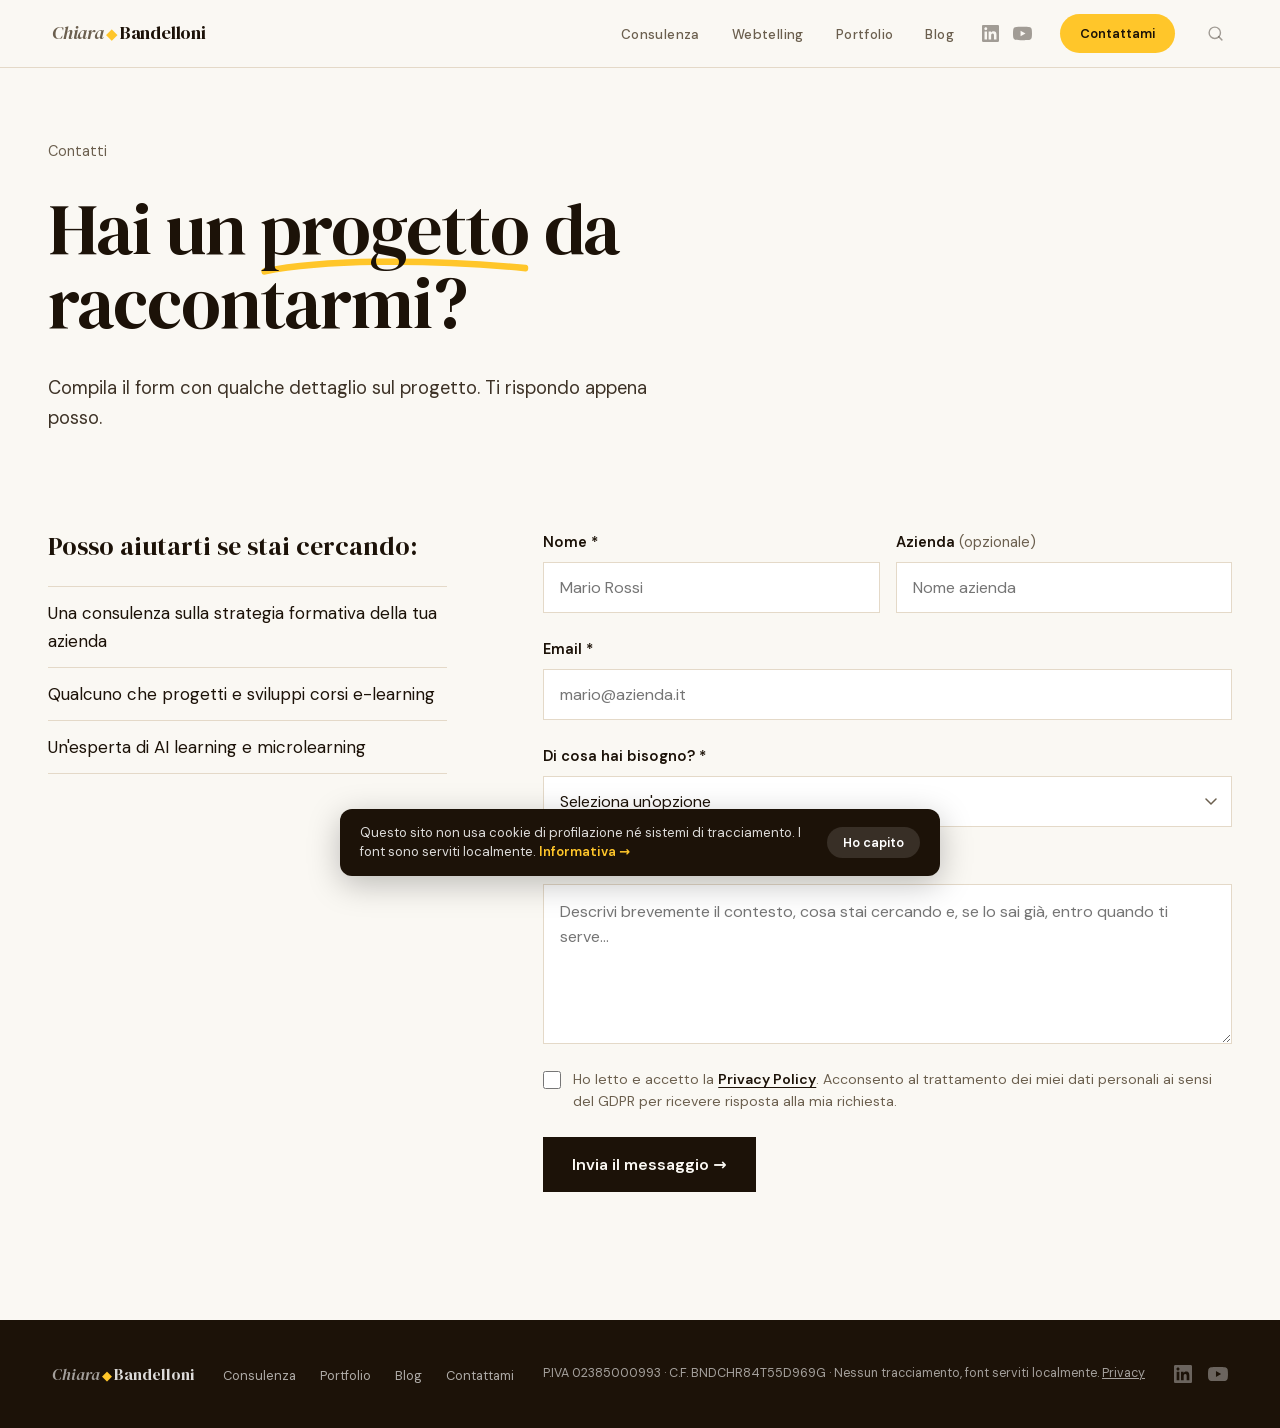
<file: contattami.html>
<!DOCTYPE html>
<html lang="it">
<head>
<meta charset="UTF-8">
<meta name="viewport" content="width=device-width, initial-scale=1.0">
<title>Contattami — Chiara Bandelloni</title>
<meta name="description" content="Hai un progetto di formazione digitale da sviluppare? Scrivimi: racconta il progetto e valutiamo insieme come posso aiutarti.">
<link rel="canonical" href="https://chiarabandelloni.it/contattami">
<meta property="og:type" content="website">
<meta property="og:url" content="https://chiarabandelloni.it/contattami">
<meta property="og:title" content="Contattami — Chiara Bandelloni">
<meta property="og:description" content="Hai un progetto di formazione digitale da sviluppare? Scrivimi: racconta il progetto e valutiamo insieme come posso aiutarti.">
<meta property="og:image" content="https://chiarabandelloni.it/og-image.png">
<meta property="og:site_name" content="Chiara Bandelloni">
<meta property="og:locale" content="it_IT">
<meta name="twitter:card" content="summary_large_image">
<meta name="twitter:title" content="Contattami — Chiara Bandelloni">
<meta name="twitter:description" content="Hai un progetto di formazione digitale da sviluppare? Scrivimi: racconta il progetto e valutiamo insieme come posso aiutarti.">
<meta name="twitter:image" content="https://chiarabandelloni.it/og-image.png">
<link rel="stylesheet" href="fonts/fonts.css">
<link rel="stylesheet" href="search.css">
<link rel="icon" type="image/svg+xml" href="favicon.svg">
<style>
*, *::before, *::after { box-sizing: border-box; margin: 0; padding: 0; }

:root {
  --yellow:      #ffc62a;
  --yellow-pale: #fff8e1;
  --brown:       #1c1208;
  --warm-white:  #faf8f3;
  --cream:       #f2ece0;
  --muted:       #6b5f4e;
  --border:      #e4d9c8;
  --sage:        #5f7057;
  --dark-bg:     #1a1008;
  --serif:       'DM Serif Display', Georgia, serif;
  --sans:        'DM Sans', system-ui, sans-serif;
}

html { scroll-behavior: smooth; }

body {
  font-family: var(--sans);
  background: var(--warm-white);
  color: var(--brown);
  font-size: 17px;
  line-height: 1.65;
  -webkit-font-smoothing: antialiased;
  overflow-x: hidden;
}

/* ── NAV ── */
nav {
  position: sticky; top: 0; z-index: 100;
  background: var(--warm-white);
  border-bottom: 1px solid var(--border);
  padding: 0 52px;
  height: 68px;
  display: flex;
  align-items: center;
  justify-content: space-between;
}
.nav-logo {
  font-family: var(--serif);
  font-size: 1.15rem;
  font-weight: 400;
  color: var(--brown);
  text-decoration: none;
  letter-spacing: -0.01em;
}
.nav-logo em { font-style: italic; color: var(--muted); font-weight: 400; }
.nav-logo-sym { color: var(--yellow); padding: 0 2px; font-style: normal; font-size: 0.82em; vertical-align: middle; }
.nav-links {
  display: flex;
  align-items: center;
  gap: 32px;
  list-style: none;
}
.nav-links a {
  font-size: 0.83rem;
  font-weight: 500;
  color: var(--muted);
  text-decoration: none;
  letter-spacing: 0.03em;
  transition: color 0.2s;
}
.nav-links a:hover { color: var(--brown); }
.nav-pill a {
  background: var(--yellow);
  color: var(--brown) !important;
  padding: 8px 18px;
  border-radius: 100px;
  font-weight: 700;
  font-size: 0.8rem;
}
.nav-right { display: flex; align-items: center; gap: 28px; }
.nav-social { display: flex; align-items: center; gap: 14px; }
.nav-social-link { color: rgba(28,18,8,0.4); display: flex; align-items: center; text-decoration: none; transition: color 0.2s; }
.nav-social-link:hover { color: var(--brown); }
.nav-cta { background: var(--yellow); color: var(--brown); font-size: 0.8rem; font-weight: 700; padding: 9px 20px; border-radius: 100px; text-decoration: none; transition: background 0.2s; white-space: nowrap; }
.nav-cta:hover { background: var(--brown); color: var(--yellow); }
.nav-links-mobile-only { display: none; }
.footer-social { display: flex; align-items: center; gap: 16px; }
.footer-social-link { color: rgba(255,255,255,0.35); display: flex; align-items: center; text-decoration: none; transition: color 0.2s; }
.footer-social-link:hover { color: rgba(255,255,255,0.85); }

/* ── HAMBURGER ── */
.nav-hamburger { display: none; flex-direction: column; gap: 5px; background: none; border: none; cursor: pointer; padding: 6px 2px; -webkit-tap-highlight-color: transparent; }
.nav-hamburger span { display: block; width: 22px; height: 2px; background: var(--brown); border-radius: 2px; transition: transform 0.28s ease, opacity 0.28s ease; transform-origin: center; }
.nav-hamburger.open span:nth-child(1) { transform: translateY(7px) rotate(45deg); }
.nav-hamburger.open span:nth-child(2) { opacity: 0; }
.nav-hamburger.open span:nth-child(3) { transform: translateY(-7px) rotate(-45deg); }

/* ─────────────────────────────────────────
   LAYOUT COMUNE
───────────────────────────────────────── */
.wrap { max-width: 1280px; margin: 0 auto; padding: 0 48px; }
.block { padding-top: 140px; }

.h-section {
  font-family: var(--serif);
  font-weight: 400;
  font-size: clamp(2rem, 3.4vw, 2.75rem);
  line-height: 1.12;
}

.note {
  font-family: var(--serif);
  font-style: italic;
  color: var(--sage);
  line-height: 1.3;
}

.text-link {
  color: var(--brown);
  font-weight: 600;
  text-decoration: underline;
  text-decoration-thickness: 1px;
  text-underline-offset: 5px;
}
.text-link:hover { text-decoration-thickness: 2px; }

.btn-dark {
  display: inline-block;
  padding: 16px 28px;
  background: var(--brown);
  color: var(--warm-white);
  font-weight: 600;
  font-size: 1rem;
  text-decoration: none;
  border: 1.5px solid var(--brown);
  transition: background 0.2s, color 0.2s;
}
.btn-dark:hover { background: transparent; color: var(--brown); }

/* ─────────────────────────────────────────
   TESTATA PAGINA
───────────────────────────────────────── */
.page-head { padding-top: 72px; }
.page-kicker { font-size: 0.9rem; color: var(--muted); margin-bottom: 28px; }
.page-kicker::first-letter { text-transform: uppercase; }
.page-title {
  font-family: var(--serif);
  font-weight: 400;
  font-size: clamp(2.6rem, 5.6vw, 4.5rem);
  line-height: 1.04;
  letter-spacing: -0.015em;
  max-width: 14em;
}
.page-desc { margin-top: 32px; max-width: 34em; font-size: 1.15rem; color: #3d3226; }
.block-first { padding-top: 96px; }

/* ─────────────────────────────────────────
   CHIUSURA
───────────────────────────────────────── */
.contact {
  padding-top: 160px; padding-bottom: 128px;
  display: flex; flex-wrap: wrap; gap: 32px 72px; align-items: flex-end;
}
.contact-text { flex: 7 1 520px; min-width: 0; }
.contact-title {
  font-family: var(--serif); font-weight: 400;
  font-size: clamp(2.6rem, 6vw, 5rem); line-height: 1.02; letter-spacing: -0.015em;
}
.contact-text p:not(.page-kicker) { margin: 28px 0 32px; max-width: 32em; color: #3d3226; }
.contact-actions { display: flex; flex-wrap: wrap; align-items: center; gap: 16px 32px; }

/* ─────────────────────────────────────────
   FORM
───────────────────────────────────────── */
.contact-layout { display: flex; flex-wrap: wrap; gap: 56px 96px; align-items: flex-start; }
.form-aside { flex: 4 1 280px; min-width: 0; position: sticky; top: 96px; }
.aside-title { font-family: var(--serif); font-weight: 400; font-size: 1.6rem; line-height: 1.25; margin-bottom: 24px; }
.aside-items { list-style: none; border-bottom: 1px solid var(--border); }
.aside-items li { padding: 12px 0; border-top: 1px solid var(--border); }
.form-wrap { flex: 7 1 480px; min-width: 0; }

.contact-form { display: flex; flex-direction: column; gap: 24px; }
.form-row { display: flex; flex-wrap: wrap; gap: 24px 16px; }
.form-row .field { flex: 1 1 220px; min-width: 0; }
.field { display: flex; flex-direction: column; gap: 8px; }
.field label { font-size: 0.92rem; font-weight: 600; color: var(--brown); }
.field label span { color: var(--muted); font-weight: 400; }
.field input,
.field select,
.field textarea {
  font-family: var(--sans);
  font-size: 1rem;
  color: var(--brown);
  background: #fff;
  border: 1px solid var(--border);
  border-radius: 0;
  padding: 14px 16px;
  transition: border-color 0.2s;
  width: 100%;
  outline: none;
  -webkit-appearance: none;
}
.field input:focus,
.field select:focus,
.field textarea:focus { border-color: var(--brown); }
.field select {
  background-image: url("data:image/svg+xml,%3Csvg xmlns='http://www.w3.org/2000/svg' width='12' height='8' fill='none'%3E%3Cpath d='M1 1l5 5 5-5' stroke='%236b5f4e' stroke-width='1.5' stroke-linecap='round'/%3E%3C/svg%3E");
  background-repeat: no-repeat;
  background-position: right 14px center;
  padding-right: 40px;
  cursor: pointer;
}
.field textarea { resize: vertical; min-height: 160px; line-height: 1.6; }

.privacy-check { display: flex; align-items: flex-start; gap: 12px; cursor: pointer; }
.privacy-check input[type="checkbox"] { width: 18px; height: 18px; flex-shrink: 0; margin-top: 3px; accent-color: var(--brown); cursor: pointer; }
.privacy-check span { font-size: 0.88rem; color: var(--muted); line-height: 1.6; }
.privacy-check a { color: var(--brown); font-weight: 600; text-underline-offset: 3px; }

.form-submit { display: flex; align-items: center; gap: 16px; flex-wrap: wrap; }
.btn-submit { font-family: var(--sans); cursor: pointer; }
.btn-submit:disabled { opacity: 0.6; cursor: default; }

#form-success { padding: 24px 0; border-top: 2px solid var(--brown); }
.form-success-title { font-family: var(--serif); font-size: 2.1rem; line-height: 1.15; margin-bottom: 12px; }
.form-success-text { color: #3d3226; }
#form-error { display: none; margin-top: 12px; font-size: 0.9rem; color: #a5301f; }

.contact-page { padding-bottom: 128px; }

/* ─────────────────────────────────────────
   FOOTER
───────────────────────────────────────── */
footer {
  background: var(--brown);
  padding: 40px 52px;
  display: flex;
  justify-content: space-between;
  align-items: center;
}

.footer-logo {
  font-family: var(--serif);
  font-size: 1rem;
  color: rgba(255,255,255,0.85);
  text-decoration: none;
  font-weight: 400;
}
.footer-logo em { font-style: italic; color: rgba(255,255,255,0.6); font-weight: 400; }
.footer-logo-sym { color: var(--yellow); padding: 0 2px; font-style: normal; font-size: 0.82em; vertical-align: middle; }

.footer-links {
  display: flex; gap: 24px; list-style: none;
}
.footer-links a {
  font-size: 0.8rem;
  color: rgba(255,255,255,0.65);
  text-decoration: none;
  transition: color 0.2s;
}
.footer-links a:hover { color: #fff; }

.footer-copy {
  font-size: 0.78rem;
  color: rgba(255,255,255,0.6);
}


/* ── RESPONSIVE ── */
@media (max-width: 1024px) {
  nav { padding: 0 24px; }
  .form-aside { position: static; }
  .wrap { padding-left: 32px; padding-right: 32px; }
  .block { padding-top: 112px; }
  footer { padding: 32px; }
}
@media (max-width: 640px) {
  nav { padding: 0 20px; height: 60px; }
  .nav-hamburger { display: flex; }
  .nav-links { display: none; position: fixed; top: 60px; left: 0; right: 0; flex-direction: column; gap: 0; background: var(--warm-white); border-bottom: 1px solid var(--border); padding: 8px 0 16px; box-shadow: 0 8px 24px rgba(28,18,8,0.08); z-index: 99; }
  .nav-links.open { display: flex; }
  .nav-links li { border-bottom: 1px solid var(--border); }
  .nav-links li:last-child { border-bottom: none; }
  .nav-links a { display: block; padding: 14px 20px; font-size: 0.92rem; color: var(--brown); }
  .nav-cta { display: none; }
  .nav-social { display: none; }
  .nav-links-mobile-only { display: block; }
  .contact-page { padding-bottom: 88px; }
  .wrap { padding-left: 20px; padding-right: 20px; }
  .block { padding-top: 88px; }
  .block-first { padding-top: 64px; }
  .page-head { padding-top: 40px; }
  .page-desc { font-size: 1rem; }
  .contact { padding-top: 100px; padding-bottom: 80px; }
  footer { flex-direction: column; gap: 20px; text-align: center; padding: 32px 20px; }
  .footer-links { flex-wrap: wrap; justify-content: center; gap: 16px; }
}
#cookie-notice {
  position: fixed;
  bottom: 24px; left: 50%;
  transform: translateX(-50%);
  background: var(--brown);
  color: rgba(255,255,255,0.85);
  padding: 14px 20px;
  border-radius: 12px;
  font-size: 0.82rem;
  line-height: 1.5;
  display: flex;
  align-items: center;
  gap: 20px;
  max-width: min(600px, calc(100vw - 32px));
  box-shadow: 0 8px 32px rgba(0,0,0,0.25);
  z-index: 9999;
  transition: opacity 0.3s, transform 0.3s;
}
#cookie-notice.hidden {
  opacity: 0;
  pointer-events: none;
  transform: translateX(-50%) translateY(12px);
}
#cookie-notice a { color: var(--yellow); text-decoration: none; font-weight: 600; white-space: nowrap; }
#cookie-notice a:hover { text-decoration: underline; }
#cookie-close {
  background: rgba(255,255,255,0.12);
  border: none;
  color: #fff;
  font-size: 0.8rem;
  font-weight: 600;
  padding: 7px 16px;
  border-radius: 100px;
  cursor: pointer;
  white-space: nowrap;
  font-family: var(--sans);
  transition: background 0.2s;
  flex-shrink: 0;
}
#cookie-close:hover { background: rgba(255,255,255,0.22); }
@media (max-width: 640px) {
  #cookie-notice { bottom: 16px; flex-direction: column; align-items: flex-start; gap: 12px; }
}
</style>
</head>
<body>

<!-- ── NAV ── -->
<nav>
  <a href="index.html" class="nav-logo"><em>Chiara</em><span class="nav-logo-sym">◆</span>Bandelloni</a>
  <div class="nav-right">
    <ul class="nav-links">
      <li><a href="index.html#consulenza">Consulenza</a></li>
      <li><a href="https://chiarabandelloni.substack.com/" target="_blank" rel="noopener">Webtelling</a></li>
      <li><a href="index.html#portfolio">Portfolio</a></li>
      <li><a href="blog/index.html">Blog</a></li>
    </ul>
    <div class="nav-social">
      <a href="https://www.linkedin.com/in/chiarabandelloni/" target="_blank" rel="noopener" class="nav-social-link" aria-label="LinkedIn">
        <svg width="17" height="17" viewBox="0 0 24 24" fill="currentColor"><path d="M20.447 20.452h-3.554v-5.569c0-1.328-.027-3.037-1.852-3.037-1.853 0-2.136 1.445-2.136 2.939v5.667H9.351V9h3.414v1.561h.046c.477-.9 1.637-1.85 3.37-1.85 3.601 0 4.267 2.37 4.267 5.455v6.286zM5.337 7.433c-1.144 0-2.063-.926-2.063-2.065 0-1.138.92-2.063 2.063-2.063 1.14 0 2.064.925 2.064 2.063 0 1.139-.925 2.065-2.064 2.065zm1.782 13.019H3.555V9h3.564v11.452zM22.225 0H1.771C.792 0 0 .774 0 1.729v20.542C0 23.227.792 24 1.771 24h20.451C23.2 24 24 23.227 24 22.271V1.729C24 .774 23.2 0 22.222 0h.003z"/></svg>
      </a>
      <a href="https://www.youtube.com/@webtelling" target="_blank" rel="noopener" class="nav-social-link" aria-label="YouTube">
        <svg width="19" height="19" viewBox="0 0 24 24" fill="currentColor"><path d="M23.498 6.186a3.016 3.016 0 0 0-2.122-2.136C19.505 3.545 12 3.545 12 3.545s-7.505 0-9.377.505A3.017 3.017 0 0 0 .502 6.186C0 8.07 0 12 0 12s0 3.93.502 5.814a3.016 3.016 0 0 0 2.122 2.136c1.871.505 9.376.505 9.376.505s7.505 0 9.377-.505a3.015 3.015 0 0 0 2.122-2.136C24 15.93 24 12 24 12s0-3.93-.502-5.814zM9.545 15.568V8.432L15.818 12l-6.273 3.568z"/></svg>
      </a>
    </div>
    <a href="contattami.html" class="nav-cta">Contattami</a>
    <button class="nav-search-btn" aria-label="Cerca nel sito">
      <svg width="17" height="17" viewBox="0 0 24 24" fill="none" stroke="currentColor" stroke-width="2" stroke-linecap="round" stroke-linejoin="round"><circle cx="11" cy="11" r="8"/><path d="m21 21-4.35-4.35"/></svg>
    </button>
    <button class="nav-hamburger" aria-label="Menu" aria-expanded="false">
      <span></span><span></span><span></span>
    </button>
  </div>
</nav>

<main>

<!-- ── TESTATA ── -->
<div class="wrap">
  <header class="page-head">
    <p class="page-kicker">contatti</p>
    <h1 class="page-title">Hai un <span class="swoosh">progetto</span> da raccontarmi?</h1>
    <p class="page-desc">Compila il form con qualche dettaglio sul progetto. Ti rispondo appena posso.</p>
  </header>
</div>

<!-- ── FORM ── -->
<section class="wrap block-first contact-page">
  <div class="contact-layout">

    <!-- info laterale -->
    <aside class="form-aside">
      <h2 class="aside-title">Posso aiutarti se stai cercando:</h2>
      <ul class="aside-items">
        <li>Una consulenza sulla strategia formativa della tua azienda</li>
        <li>Qualcuno che progetti e sviluppi corsi e-learning</li>
        <li>Un'esperta di AI learning e microlearning</li>
      </ul>
    </aside>

    <!-- form -->
    <div class="form-wrap">
    <form
      class="contact-form"
      name="contatto"
      method="POST"
      data-netlify="true"
    >
      <input type="hidden" name="form-name" value="contatto">
      <div class="form-row">
        <div class="field">
          <label for="nome">Nome *</label>
          <input type="text" id="nome" name="nome" required placeholder="Mario Rossi">
        </div>
        <div class="field">
          <label for="azienda">Azienda <span>(opzionale)</span></label>
          <input type="text" id="azienda" name="azienda" placeholder="Nome azienda">
        </div>
      </div>

      <div class="field">
        <label for="email">Email *</label>
        <input type="email" id="email" name="email" required placeholder="mario@azienda.it">
      </div>

      <div class="field">
        <label for="tipo">Di cosa hai bisogno? *</label>
        <select id="tipo" name="tipo" required>
          <option value="" disabled selected>Seleziona un'opzione</option>
          <option value="consulenza">Consulenza sulla strategia formativa</option>
          <option value="sviluppo">Sviluppo corsi e-learning</option>
          <option value="ilf">Impact Learning Factory</option>
          <option value="altro">Altro</option>
        </select>
      </div>

      <div class="field">
        <label for="messaggio">Raccontami il progetto *</label>
        <textarea id="messaggio" name="messaggio" required placeholder="Descrivi brevemente il contesto, cosa stai cercando e, se lo sai già, entro quando ti serve..."></textarea>
      </div>

      <label class="privacy-check">
        <input type="checkbox" name="privacy" required>
        <span>Ho letto e accetto la <a href="privacy-policy.html">Privacy Policy</a>. Acconsento al trattamento dei miei dati personali ai sensi del GDPR per ricevere risposta alla mia richiesta.</span>
      </label>

      <div class="form-submit">
        <button type="submit" class="btn-submit btn-dark">Invia il messaggio →</button>
      </div>
      <div id="form-error">Si è verificato un errore. Riprova o scrivimi direttamente a webtelling@gmail.com.</div>

    </form>
    <div id="form-success">
      <p class="form-success-title">Messaggio inviato.</p>
      <p class="form-success-text">Ho ricevuto la tua richiesta — ti rispondo appena posso, di solito entro 24–48 ore.</p>
    </div>
    </div>
  </div>
</section>

</main>

<!-- ── FOOTER ── -->
<footer>
  <a href="index.html" class="footer-logo"><em>Chiara</em><span class="footer-logo-sym">◆</span>Bandelloni</a>
  <ul class="footer-links">
    <li><a href="index.html#consulenza">Consulenza</a></li>
    <li><a href="index.html#portfolio">Portfolio</a></li>
    <li><a href="blog/index.html">Blog</a></li>
    <li><a href="contattami.html">Contattami</a></li>
  </ul>
  <p class="footer-copy">P.IVA 02385000993 · C.F. BNDCHR84T55D969G · Nessun tracciamento, font serviti localmente. <a href="privacy-policy.html" style="color:inherit">Privacy</a></p>
  <div class="footer-social">
    <a href="https://www.linkedin.com/in/chiarabandelloni/" target="_blank" rel="noopener" class="footer-social-link" aria-label="LinkedIn">
      <svg width="18" height="18" viewBox="0 0 24 24" fill="currentColor"><path d="M20.447 20.452h-3.554v-5.569c0-1.328-.027-3.037-1.852-3.037-1.853 0-2.136 1.445-2.136 2.939v5.667H9.351V9h3.414v1.561h.046c.477-.9 1.637-1.85 3.37-1.85 3.601 0 4.267 2.37 4.267 5.455v6.286zM5.337 7.433c-1.144 0-2.063-.926-2.063-2.065 0-1.138.92-2.063 2.063-2.063 1.14 0 2.064.925 2.064 2.063 0 1.139-.925 2.065-2.064 2.065zm1.782 13.019H3.555V9h3.564v11.452zM22.225 0H1.771C.792 0 0 .774 0 1.729v20.542C0 23.227.792 24 1.771 24h20.451C23.2 24 24 23.227 24 22.271V1.729C24 .774 23.2 0 22.222 0h.003z"/></svg>
    </a>
    <a href="https://www.youtube.com/@webtelling" target="_blank" rel="noopener" class="footer-social-link" aria-label="YouTube">
      <svg width="20" height="20" viewBox="0 0 24 24" fill="currentColor"><path d="M23.498 6.186a3.016 3.016 0 0 0-2.122-2.136C19.505 3.545 12 3.545 12 3.545s-7.505 0-9.377.505A3.017 3.017 0 0 0 .502 6.186C0 8.07 0 12 0 12s0 3.93.502 5.814a3.016 3.016 0 0 0 2.122 2.136c1.871.505 9.376.505 9.376.505s7.505 0 9.377-.505a3.015 3.015 0 0 0 2.122-2.136C24 15.93 24 12 24 12s0-3.93-.502-5.814zM9.545 15.568V8.432L15.818 12l-6.273 3.568z"/></svg>
    </a>
  </div>
</footer>

<script>
// Netlify form AJAX submit
(function(){
  var form = document.querySelector('.contact-form');
  var success = document.getElementById('form-success');
  var error   = document.getElementById('form-error');
  if (!form || !success) return;
  success.style.display = 'none';
  form.addEventListener('submit', function(e){
    e.preventDefault();
    var btn = form.querySelector('.btn-submit');
    btn.textContent = 'Invio in corso…';
    btn.disabled = true;
    error.style.display = 'none';
    fetch('/', {
      method: 'POST',
      headers: { 'Content-Type': 'application/x-www-form-urlencoded' },
      body: new URLSearchParams(new FormData(form)).toString()
    })
    .then(function(res){
      if (res.ok) {
        form.style.display = 'none';
        success.style.display = 'block';
      } else {
        btn.textContent = 'Invia il messaggio →';
        btn.disabled = false;
        error.style.display = 'block';
      }
    })
    .catch(function(){
      btn.textContent = 'Invia il messaggio →';
      btn.disabled = false;
      error.style.display = 'block';
    });
  });
})();
</script>
<script>
(function(){
  var btn = document.querySelector('.nav-hamburger');
  var menu = document.querySelector('.nav-links');
  if (!btn || !menu) return;
  btn.addEventListener('click', function(e){
    e.stopPropagation();
    var open = btn.classList.toggle('open');
    menu.classList.toggle('open');
    btn.setAttribute('aria-expanded', open);
  });
  document.addEventListener('click', function(e){
    if (!btn.contains(e.target) && !menu.contains(e.target)){
      btn.classList.remove('open');
      menu.classList.remove('open');
      btn.setAttribute('aria-expanded','false');
    }
  });
  menu.querySelectorAll('a').forEach(function(a){
    a.addEventListener('click', function(){
      btn.classList.remove('open');
      menu.classList.remove('open');
      btn.setAttribute('aria-expanded','false');
    });
  });
})();
</script>
<div id="cookie-notice" role="status" aria-live="polite">
  <span>Questo sito non usa cookie di profilazione né sistemi di tracciamento. I font sono serviti localmente. <a href="privacy-policy.html#cookie">Informativa →</a></span>
  <button id="cookie-close" aria-label="Chiudi avviso cookie">Ho capito</button>
</div>
<script>
(function(){
  var notice = document.getElementById('cookie-notice');
  var close  = document.getElementById('cookie-close');
  if (!notice || !close) return;
  if (localStorage.getItem('cookie-ok')) { notice.classList.add('hidden'); return; }
  close.addEventListener('click', function(){
    notice.classList.add('hidden');
    localStorage.setItem('cookie-ok', '1');
  });
})();
</script>
<script src="search.js"></script>
</body>
</html>
</file>
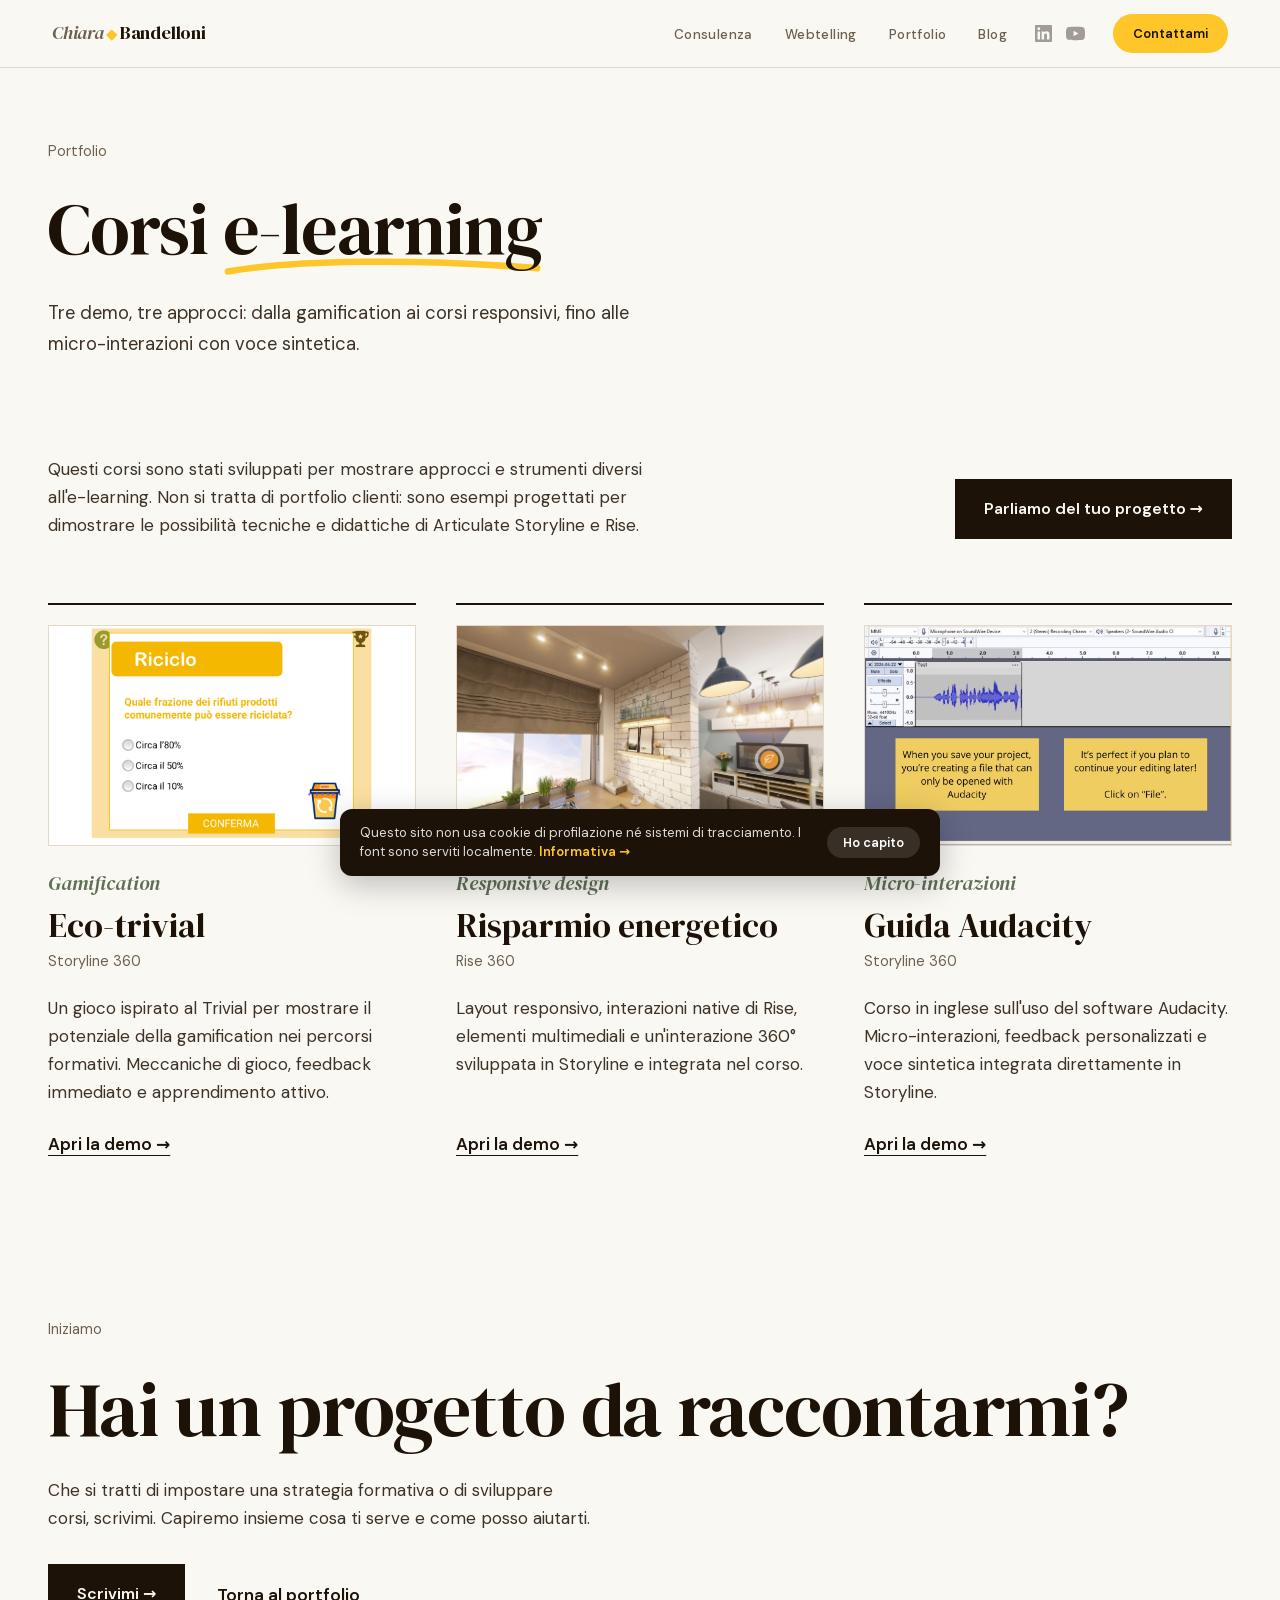
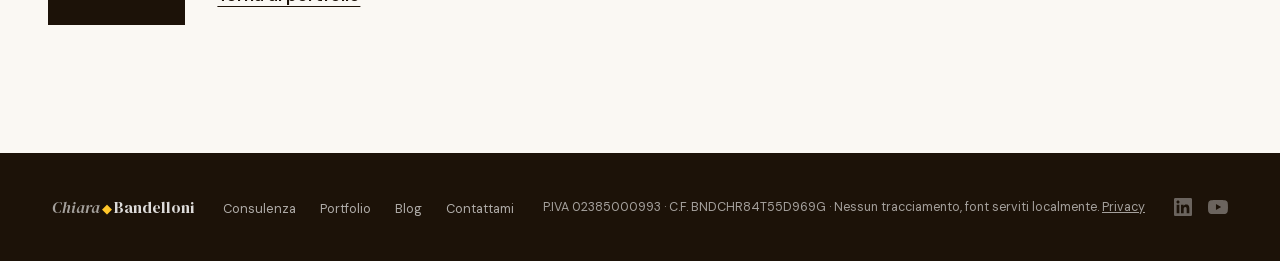
<file: corsi-elearning.html>
<!DOCTYPE html>
<html lang="it">
<head>
<meta charset="UTF-8">
<meta name="viewport" content="width=device-width, initial-scale=1.0">
<title>Corsi e-learning — Chiara Bandelloni</title>
<meta name="description" content="Tre demo di corsi e-learning: dalla gamification ai corsi responsivi, fino alle micro-interazioni con voce sintetica. Esempi concreti di instructional design in azione.">
<link rel="canonical" href="https://chiarabandelloni.it/corsi-elearning">
<meta property="og:type" content="website">
<meta property="og:url" content="https://chiarabandelloni.it/corsi-elearning">
<meta property="og:title" content="Corsi e-learning — Chiara Bandelloni">
<meta property="og:description" content="Tre demo di corsi e-learning: dalla gamification ai corsi responsivi, fino alle micro-interazioni con voce sintetica. Esempi concreti di instructional design in azione.">
<meta property="og:image" content="https://chiarabandelloni.it/og-image.png">
<meta property="og:site_name" content="Chiara Bandelloni">
<meta property="og:locale" content="it_IT">
<meta name="twitter:card" content="summary_large_image">
<meta name="twitter:title" content="Corsi e-learning — Chiara Bandelloni">
<meta name="twitter:description" content="Tre demo di corsi e-learning: dalla gamification ai corsi responsivi, fino alle micro-interazioni con voce sintetica. Esempi concreti di instructional design in azione.">
<meta name="twitter:image" content="https://chiarabandelloni.it/og-image.png">
<link rel="stylesheet" href="fonts/fonts.css">
<link rel="stylesheet" href="search.css">
<link rel="icon" type="image/svg+xml" href="favicon.svg">
<style>
*, *::before, *::after { box-sizing: border-box; margin: 0; padding: 0; }

:root {
  --yellow:        #ffc62a;
  --yellow-pale:   #fff8e1;
  --brown:         #1c1208;
  --warm-white:    #faf8f3;
  --cream:         #f2ece0;
  --muted:         #6b5f4e;
  --border:        #e4d9c8;
  --sage:        #5f7057;
  --dark-bg:       #1a1008;
  --serif:         'DM Serif Display', Georgia, serif;
  --sans:          'DM Sans', system-ui, sans-serif;
}

html { scroll-behavior: smooth; }

body {
  font-family: var(--sans);
  background: var(--warm-white);
  color: var(--brown);
  font-size: 17px;
  line-height: 1.65;
  -webkit-font-smoothing: antialiased;
  overflow-x: hidden;
}

/* ── NAV ── */
nav {
  position: sticky; top: 0; z-index: 100;
  background: var(--warm-white);
  border-bottom: 1px solid var(--border);
  padding: 0 52px;
  height: 68px;
  display: flex;
  align-items: center;
  justify-content: space-between;
}

.nav-logo {
  font-family: var(--serif);
  font-size: 1.15rem;
  font-weight: 400;
  color: var(--brown);
  text-decoration: none;
  letter-spacing: -0.01em;
}
.nav-logo em { font-style: italic; color: var(--muted); font-weight: 400; }
.nav-logo-sym { color: var(--yellow); padding: 0 2px; font-style: normal; font-size: 0.82em; vertical-align: middle; }

.nav-links {
  display: flex;
  align-items: center;
  gap: 32px;
  list-style: none;
}

.nav-links a {
  font-size: 0.83rem;
  font-weight: 500;
  color: var(--muted);
  text-decoration: none;
  letter-spacing: 0.03em;
  transition: color 0.2s;
}
.nav-links a:hover { color: var(--brown); }

.nav-pill a {
  background: var(--yellow);
  color: var(--brown) !important;
  padding: 8px 18px;
  border-radius: 100px;
  font-weight: 700;
  font-size: 0.8rem;
  transition: background 0.2s !important;
}
.nav-pill a:hover { background: var(--brown) !important; color: var(--yellow) !important; }
.nav-right { display: flex; align-items: center; gap: 28px; }
.nav-social { display: flex; align-items: center; gap: 14px; }
.nav-social-link { color: rgba(28,18,8,0.4); display: flex; align-items: center; text-decoration: none; transition: color 0.2s; }
.nav-social-link:hover { color: var(--brown); }
.nav-cta { background: var(--yellow); color: var(--brown); font-size: 0.8rem; font-weight: 700; padding: 9px 20px; border-radius: 100px; text-decoration: none; transition: background 0.2s; white-space: nowrap; }
.nav-cta:hover { background: var(--brown); color: var(--yellow); }
.nav-links-mobile-only { display: none; }
.footer-social { display: flex; align-items: center; gap: 16px; }
.footer-social-link { color: rgba(255,255,255,0.35); display: flex; align-items: center; text-decoration: none; transition: color 0.2s; }
.footer-social-link:hover { color: rgba(255,255,255,0.85); }

/* ─────────────────────────────────────────
   LAYOUT COMUNE
───────────────────────────────────────── */
.wrap { max-width: 1280px; margin: 0 auto; padding: 0 48px; }
.block { padding-top: 140px; }

.h-section {
  font-family: var(--serif);
  font-weight: 400;
  font-size: clamp(2rem, 3.4vw, 2.75rem);
  line-height: 1.12;
}

.note {
  font-family: var(--serif);
  font-style: italic;
  color: var(--sage);
  line-height: 1.3;
}

.text-link {
  color: var(--brown);
  font-weight: 600;
  text-decoration: underline;
  text-decoration-thickness: 1px;
  text-underline-offset: 5px;
}
.text-link:hover { text-decoration-thickness: 2px; }

.btn-dark {
  display: inline-block;
  padding: 16px 28px;
  background: var(--brown);
  color: var(--warm-white);
  font-weight: 600;
  font-size: 1rem;
  text-decoration: none;
  border: 1.5px solid var(--brown);
  transition: background 0.2s, color 0.2s;
}
.btn-dark:hover { background: transparent; color: var(--brown); }

/* ─────────────────────────────────────────
   TESTATA PAGINA
───────────────────────────────────────── */
.page-head { padding-top: 72px; }
.page-kicker { font-size: 0.9rem; color: var(--muted); margin-bottom: 28px; }
.page-kicker::first-letter { text-transform: uppercase; }
.page-title {
  font-family: var(--serif);
  font-weight: 400;
  font-size: clamp(2.6rem, 5.6vw, 4.5rem);
  line-height: 1.04;
  letter-spacing: -0.015em;
  max-width: 14em;
}
.page-desc { margin-top: 32px; max-width: 34em; font-size: 1.15rem; color: #3d3226; }
.block-first { padding-top: 96px; }

/* ─────────────────────────────────────────
   CHIUSURA
───────────────────────────────────────── */
.contact {
  padding-top: 160px; padding-bottom: 128px;
  display: flex; flex-wrap: wrap; gap: 32px 72px; align-items: flex-end;
}
.contact-text { flex: 7 1 520px; min-width: 0; }
.contact-title {
  font-family: var(--serif); font-weight: 400;
  font-size: clamp(2.6rem, 6vw, 5rem); line-height: 1.02; letter-spacing: -0.015em;
}
.contact-text p:not(.page-kicker) { margin: 28px 0 32px; max-width: 32em; color: #3d3226; }
.contact-actions { display: flex; flex-wrap: wrap; align-items: center; gap: 16px 32px; }

/* ─────────────────────────────────────────
   DEMO
───────────────────────────────────────── */
.demos-intro {
  display: flex; flex-wrap: wrap; gap: 24px 72px; align-items: flex-end; justify-content: space-between;
  margin-bottom: 64px;
}
.demos-intro p { flex: 1 1 420px; max-width: 36em; color: #3d3226; }
.demo-grid { display: flex; flex-wrap: wrap; gap: 56px 40px; }
.demo { flex: 1 1 300px; min-width: 0; border-top: 2px solid var(--brown); padding-top: 20px; display: flex; flex-direction: column; align-items: flex-start; }
.demo-shot { display: block; width: 100%; height: auto; aspect-ratio: 2160 / 1294; object-fit: cover; object-position: center; border: 1px solid var(--border); margin-bottom: 24px; }
.demo-shot--audacity { object-position: center 60%; }
.demo .note { font-size: 1.25rem; margin-bottom: 10px; }
.demo-title { font-family: var(--serif); font-weight: 400; font-size: 2.1rem; line-height: 1.15; }
.demo-tool { margin-top: 6px; font-size: 0.9rem; color: var(--muted); }
.demo-desc { margin: 20px 0 24px; color: #3d3226; flex: 1; }

/* ─────────────────────────────────────────
   FOOTER
───────────────────────────────────────── */
footer {
  background: var(--brown);
  padding: 40px 52px;
  display: flex;
  justify-content: space-between;
  align-items: center;
}

.footer-logo {
  font-family: var(--serif);
  font-size: 1rem;
  color: rgba(255,255,255,0.85);
  text-decoration: none;
  font-weight: 400;
}
.footer-logo em { font-style: italic; color: rgba(255,255,255,0.6); font-weight: 400; }
.footer-logo-sym { color: var(--yellow); padding: 0 2px; font-style: normal; font-size: 0.82em; vertical-align: middle; }

.footer-links {
  display: flex; gap: 24px; list-style: none;
}
.footer-links a {
  font-size: 0.8rem;
  color: rgba(255,255,255,0.65);
  text-decoration: none;
  transition: color 0.2s;
}
.footer-links a:hover { color: #fff; }

.footer-copy {
  font-size: 0.78rem;
  color: rgba(255,255,255,0.6);
}


/* ── RESPONSIVE ── */
@media (max-width: 1024px) {
  nav { padding: 0 24px; }
  .wrap { padding-left: 32px; padding-right: 32px; }
  .block { padding-top: 112px; }
  footer { padding: 32px; }
}
@media (max-width: 640px) {
  nav { padding: 0 20px; height: 60px; }
  .nav-links { display: none; }
  .demo-title { font-size: 1.75rem; }
  .wrap { padding-left: 20px; padding-right: 20px; }
  .block { padding-top: 88px; }
  .block-first { padding-top: 64px; }
  .page-head { padding-top: 40px; }
  .page-desc { font-size: 1rem; }
  .contact { padding-top: 100px; padding-bottom: 80px; }
  footer { flex-direction: column; gap: 20px; text-align: center; padding: 32px 20px; }
  .footer-links { flex-wrap: wrap; justify-content: center; gap: 16px; }
}
#cookie-notice {
  position: fixed;
  bottom: 24px; left: 50%;
  transform: translateX(-50%);
  background: var(--brown);
  color: rgba(255,255,255,0.85);
  padding: 14px 20px;
  border-radius: 12px;
  font-size: 0.82rem;
  line-height: 1.5;
  display: flex;
  align-items: center;
  gap: 20px;
  max-width: min(600px, calc(100vw - 32px));
  box-shadow: 0 8px 32px rgba(0,0,0,0.25);
  z-index: 9999;
  transition: opacity 0.3s, transform 0.3s;
}
#cookie-notice.hidden {
  opacity: 0;
  pointer-events: none;
  transform: translateX(-50%) translateY(12px);
}
#cookie-notice a { color: var(--yellow); text-decoration: none; font-weight: 600; white-space: nowrap; }
#cookie-notice a:hover { text-decoration: underline; }
#cookie-close {
  background: rgba(255,255,255,0.12);
  border: none;
  color: #fff;
  font-size: 0.8rem;
  font-weight: 600;
  padding: 7px 16px;
  border-radius: 100px;
  cursor: pointer;
  white-space: nowrap;
  font-family: var(--sans);
  transition: background 0.2s;
  flex-shrink: 0;
}
#cookie-close:hover { background: rgba(255,255,255,0.22); }
@media (max-width: 640px) {
  #cookie-notice { bottom: 16px; flex-direction: column; align-items: flex-start; gap: 12px; }
}
</style>
</head>
<body>

<!-- ── NAV ── -->
<nav>
  <a href="index.html" class="nav-logo"><em>Chiara</em><span class="nav-logo-sym">◆</span>Bandelloni</a>
  <div class="nav-right">
    <ul class="nav-links">
      <li><a href="index.html#consulenza">Consulenza</a></li>
      <li><a href="https://chiarabandelloni.substack.com/" target="_blank" rel="noopener">Webtelling</a></li>
      <li><a href="index.html#portfolio">Portfolio</a></li>
      <li><a href="blog/index.html">Blog</a></li>
    </ul>
    <div class="nav-social">
      <a href="https://www.linkedin.com/in/chiarabandelloni/" target="_blank" rel="noopener" class="nav-social-link" aria-label="LinkedIn">
        <svg width="17" height="17" viewBox="0 0 24 24" fill="currentColor"><path d="M20.447 20.452h-3.554v-5.569c0-1.328-.027-3.037-1.852-3.037-1.853 0-2.136 1.445-2.136 2.939v5.667H9.351V9h3.414v1.561h.046c.477-.9 1.637-1.85 3.37-1.85 3.601 0 4.267 2.37 4.267 5.455v6.286zM5.337 7.433c-1.144 0-2.063-.926-2.063-2.065 0-1.138.92-2.063 2.063-2.063 1.14 0 2.064.925 2.064 2.063 0 1.139-.925 2.065-2.064 2.065zm1.782 13.019H3.555V9h3.564v11.452zM22.225 0H1.771C.792 0 0 .774 0 1.729v20.542C0 23.227.792 24 1.771 24h20.451C23.2 24 24 23.227 24 22.271V1.729C24 .774 23.2 0 22.222 0h.003z"/></svg>
      </a>
      <a href="https://www.youtube.com/@webtelling" target="_blank" rel="noopener" class="nav-social-link" aria-label="YouTube">
        <svg width="19" height="19" viewBox="0 0 24 24" fill="currentColor"><path d="M23.498 6.186a3.016 3.016 0 0 0-2.122-2.136C19.505 3.545 12 3.545 12 3.545s-7.505 0-9.377.505A3.017 3.017 0 0 0 .502 6.186C0 8.07 0 12 0 12s0 3.93.502 5.814a3.016 3.016 0 0 0 2.122 2.136c1.871.505 9.376.505 9.376.505s7.505 0 9.377-.505a3.015 3.015 0 0 0 2.122-2.136C24 15.93 24 12 24 12s0-3.93-.502-5.814zM9.545 15.568V8.432L15.818 12l-6.273 3.568z"/></svg>
      </a>
    </div>
    <a href="contattami.html" class="nav-cta">Contattami</a>
  </div>
</nav>

<main>

<!-- ── TESTATA ── -->
<div class="wrap">
  <header class="page-head">
    <p class="page-kicker">portfolio</p>
    <h1 class="page-title">Corsi <span class="swoosh">e-learning</span></h1>
    <p class="page-desc">Tre demo, tre approcci: dalla gamification ai corsi responsivi, fino alle micro-interazioni con voce sintetica.</p>
  </header>
</div>

<!-- ── DEMO ── -->
<section class="wrap block-first">
  <div class="demos-intro">
    <p>Questi corsi sono stati sviluppati per mostrare approcci e strumenti diversi all'e-learning. Non si tratta di portfolio clienti: sono esempi progettati per dimostrare le possibilità tecniche e didattiche di Articulate Storyline e Rise.</p>
    <a href="index.html#contattami" class="btn-dark">Parliamo del tuo progetto →</a>
  </div>

  <div class="demo-grid">

    <article class="demo">
      <img src="img/ecotrivial-riciclo.png" alt="Eco-trivial, una domanda della categoria Riciclo" class="demo-shot" width="2160" height="1294" loading="lazy">
      <p class="note">Gamification</p>
      <h2 class="demo-title">Eco-trivial</h2>
      <p class="demo-tool">Storyline 360</p>
      <p class="demo-desc">Un gioco ispirato al Trivial per mostrare il potenziale della gamification nei percorsi formativi. Meccaniche di gioco, feedback immediato e apprendimento attivo.</p>
      <a href="https://360.articulate.com/review/content/ee4c6c6f-78fc-4eea-8318-d9b625f65929/review" class="text-link" target="_blank" rel="noopener">Apri la demo →</a>
    </article>

    <article class="demo">
      <img src="img/risparmio-energetico.jpg" alt="Risparmio energetico, esplorazione di un soggiorno in 3D" class="demo-shot" width="1600" height="909" loading="lazy">
      <p class="note">Responsive design</p>
      <h2 class="demo-title">Risparmio energetico</h2>
      <p class="demo-tool">Rise 360</p>
      <p class="demo-desc">Layout responsivo, interazioni native di Rise, elementi multimediali e un'interazione 360° sviluppata in Storyline e integrata nel corso.</p>
      <a href="https://share.articulate.com/tkcgL4jj8Xh-jfC9clSXJ" class="text-link" target="_blank" rel="noopener">Apri la demo →</a>
    </article>

    <article class="demo">
      <img src="img/guida-audacity.jpg" alt="Guida Audacity, spiegazione del salvataggio del progetto" class="demo-shot demo-shot--audacity" width="1200" height="922" loading="lazy">
      <p class="note">Micro-interazioni</p>
      <h2 class="demo-title">Guida Audacity</h2>
      <p class="demo-tool">Storyline 360</p>
      <p class="demo-desc">Corso in inglese sull'uso del software Audacity. Micro-interazioni, feedback personalizzati e voce sintetica integrata direttamente in Storyline.</p>
      <a href="https://360.articulate.com/review/content/674be7fe-a5dd-4197-b17e9284bb6036bd/review" class="text-link" target="_blank" rel="noopener">Apri la demo →</a>
    </article>

  </div>
</section>

<!-- ── CTA ── -->
<section class="wrap contact">
  <div class="contact-text">
    <p class="page-kicker">iniziamo</p>
    <h2 class="contact-title">Hai un progetto da raccontarmi?</h2>
    <p>Che si tratti di impostare una strategia formativa o di sviluppare corsi, scrivimi. Capiremo insieme cosa ti serve e come posso aiutarti.</p>
    <div class="contact-actions">
      <a href="contattami.html" class="btn-dark">Scrivimi →</a>
      <a href="index.html#portfolio" class="text-link">Torna al portfolio</a>
    </div>
  </div>
</section>

</main>

<!-- ── FOOTER ── -->
<footer>
  <a href="index.html" class="footer-logo"><em>Chiara</em><span class="footer-logo-sym">◆</span>Bandelloni</a>
  <ul class="footer-links">
    <li><a href="index.html#consulenza">Consulenza</a></li>
    <li><a href="index.html#portfolio">Portfolio</a></li>
    <li><a href="blog/index.html">Blog</a></li>
    <li><a href="contattami.html">Contattami</a></li>
  </ul>
  <p class="footer-copy">P.IVA 02385000993 · C.F. BNDCHR84T55D969G · Nessun tracciamento, font serviti localmente. <a href="privacy-policy.html" style="color:inherit">Privacy</a></p>
  <div class="footer-social">
    <a href="https://www.linkedin.com/in/chiarabandelloni/" target="_blank" rel="noopener" class="footer-social-link" aria-label="LinkedIn">
      <svg width="18" height="18" viewBox="0 0 24 24" fill="currentColor"><path d="M20.447 20.452h-3.554v-5.569c0-1.328-.027-3.037-1.852-3.037-1.853 0-2.136 1.445-2.136 2.939v5.667H9.351V9h3.414v1.561h.046c.477-.9 1.637-1.85 3.37-1.85 3.601 0 4.267 2.37 4.267 5.455v6.286zM5.337 7.433c-1.144 0-2.063-.926-2.063-2.065 0-1.138.92-2.063 2.063-2.063 1.14 0 2.064.925 2.064 2.063 0 1.139-.925 2.065-2.064 2.065zm1.782 13.019H3.555V9h3.564v11.452zM22.225 0H1.771C.792 0 0 .774 0 1.729v20.542C0 23.227.792 24 1.771 24h20.451C23.2 24 24 23.227 24 22.271V1.729C24 .774 23.2 0 22.222 0h.003z"/></svg>
    </a>
    <a href="https://www.youtube.com/@webtelling" target="_blank" rel="noopener" class="footer-social-link" aria-label="YouTube">
      <svg width="20" height="20" viewBox="0 0 24 24" fill="currentColor"><path d="M23.498 6.186a3.016 3.016 0 0 0-2.122-2.136C19.505 3.545 12 3.545 12 3.545s-7.505 0-9.377.505A3.017 3.017 0 0 0 .502 6.186C0 8.07 0 12 0 12s0 3.93.502 5.814a3.016 3.016 0 0 0 2.122 2.136c1.871.505 9.376.505 9.376.505s7.505 0 9.377-.505a3.015 3.015 0 0 0 2.122-2.136C24 15.93 24 12 24 12s0-3.93-.502-5.814zM9.545 15.568V8.432L15.818 12l-6.273 3.568z"/></svg>
    </a>
  </div>
</footer>

<div id="cookie-notice" role="status" aria-live="polite">
  <span>Questo sito non usa cookie di profilazione né sistemi di tracciamento. I font sono serviti localmente. <a href="privacy-policy.html#cookie">Informativa →</a></span>
  <button id="cookie-close" aria-label="Chiudi avviso cookie">Ho capito</button>
</div>
<script>
(function(){
  var notice = document.getElementById('cookie-notice');
  var close  = document.getElementById('cookie-close');
  if (!notice || !close) return;
  if (localStorage.getItem('cookie-ok')) { notice.classList.add('hidden'); return; }
  close.addEventListener('click', function(){
    notice.classList.add('hidden');
    localStorage.setItem('cookie-ok', '1');
  });
})();
</script>
<script src="search.js"></script>
</body>
</html>
</file>
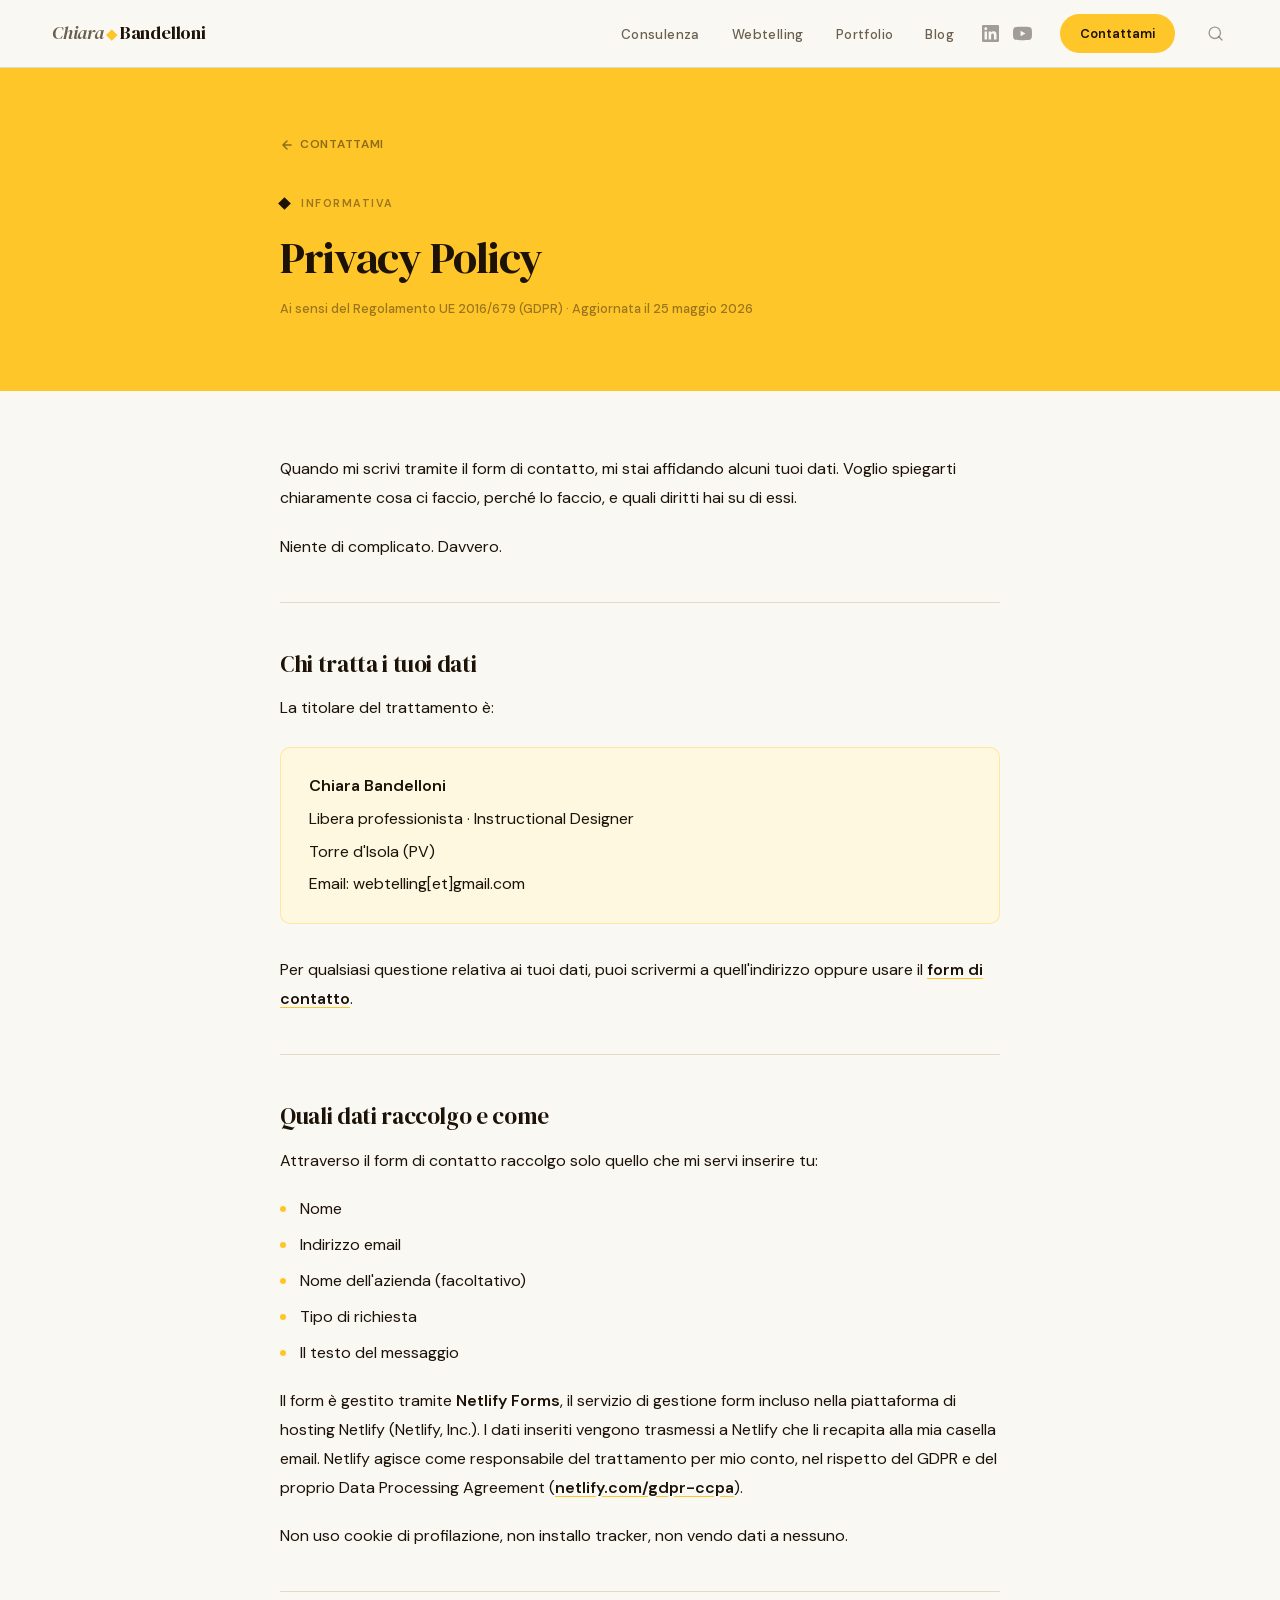
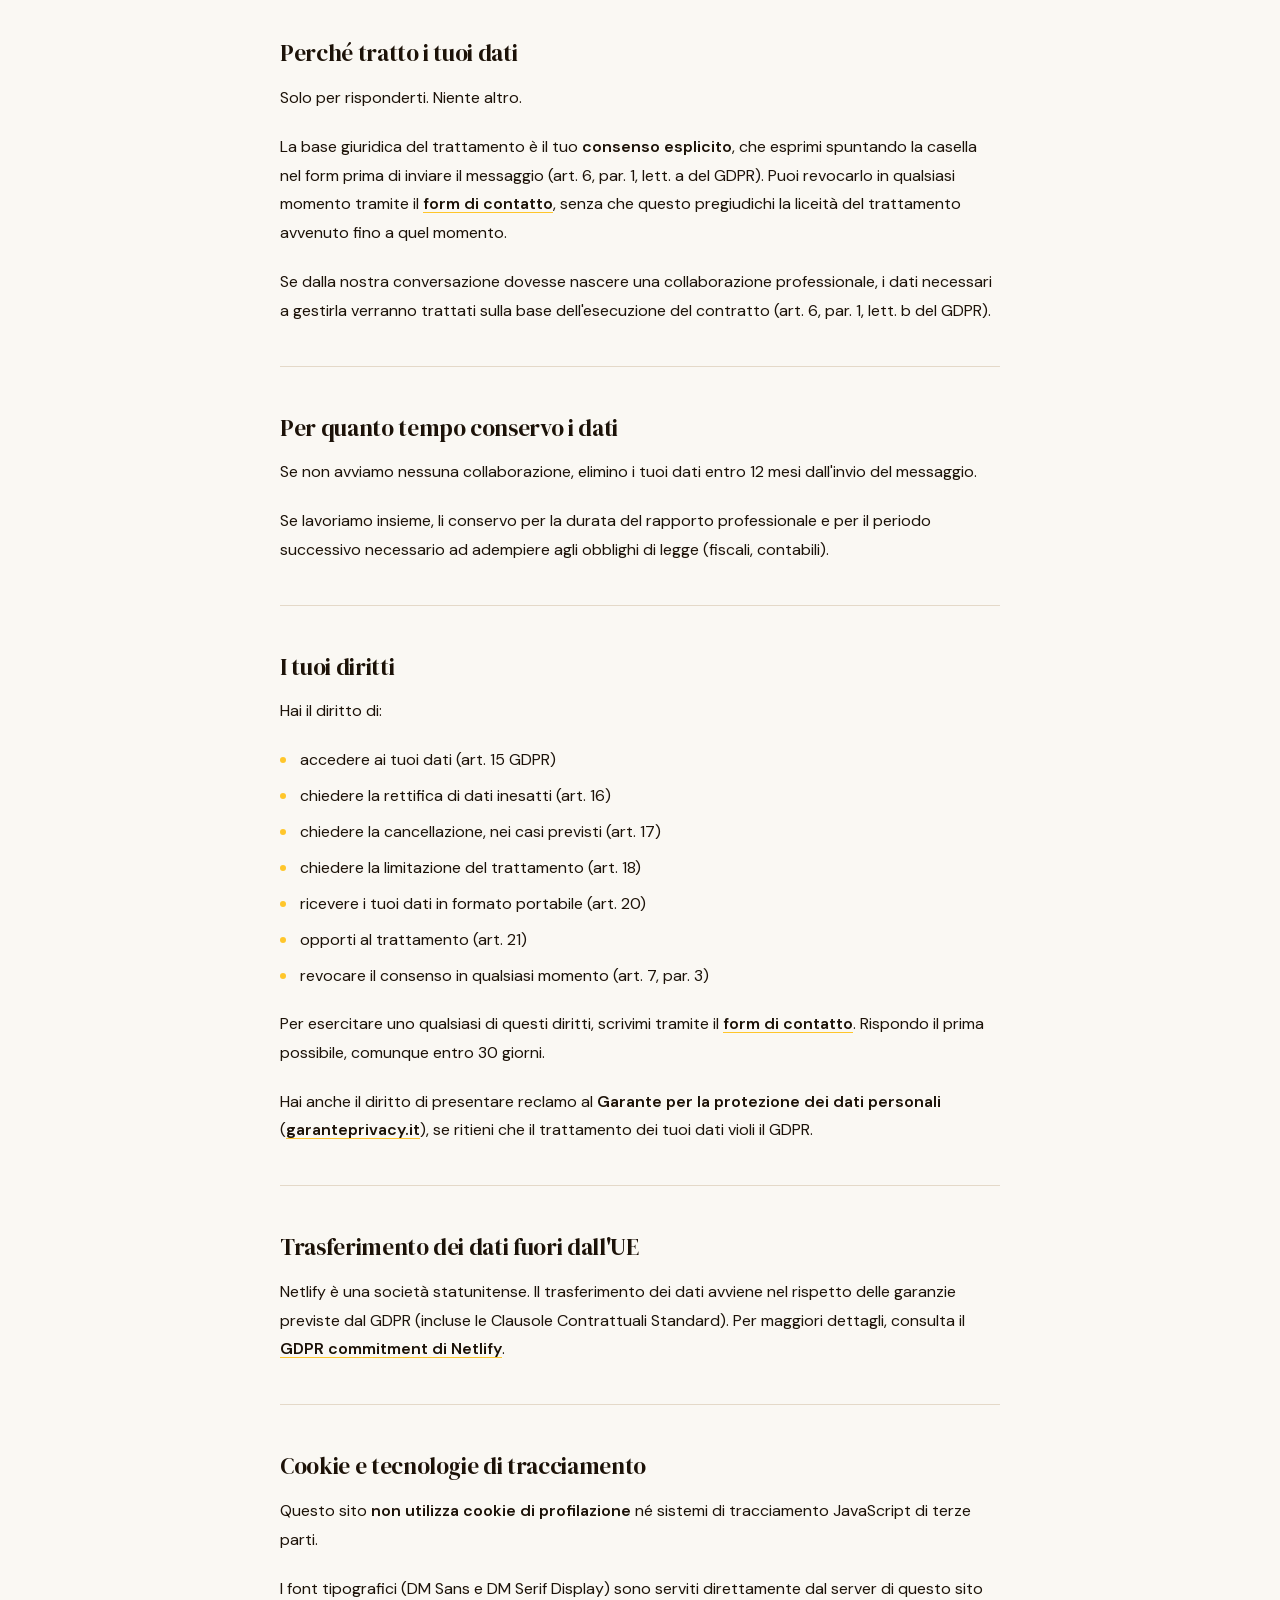
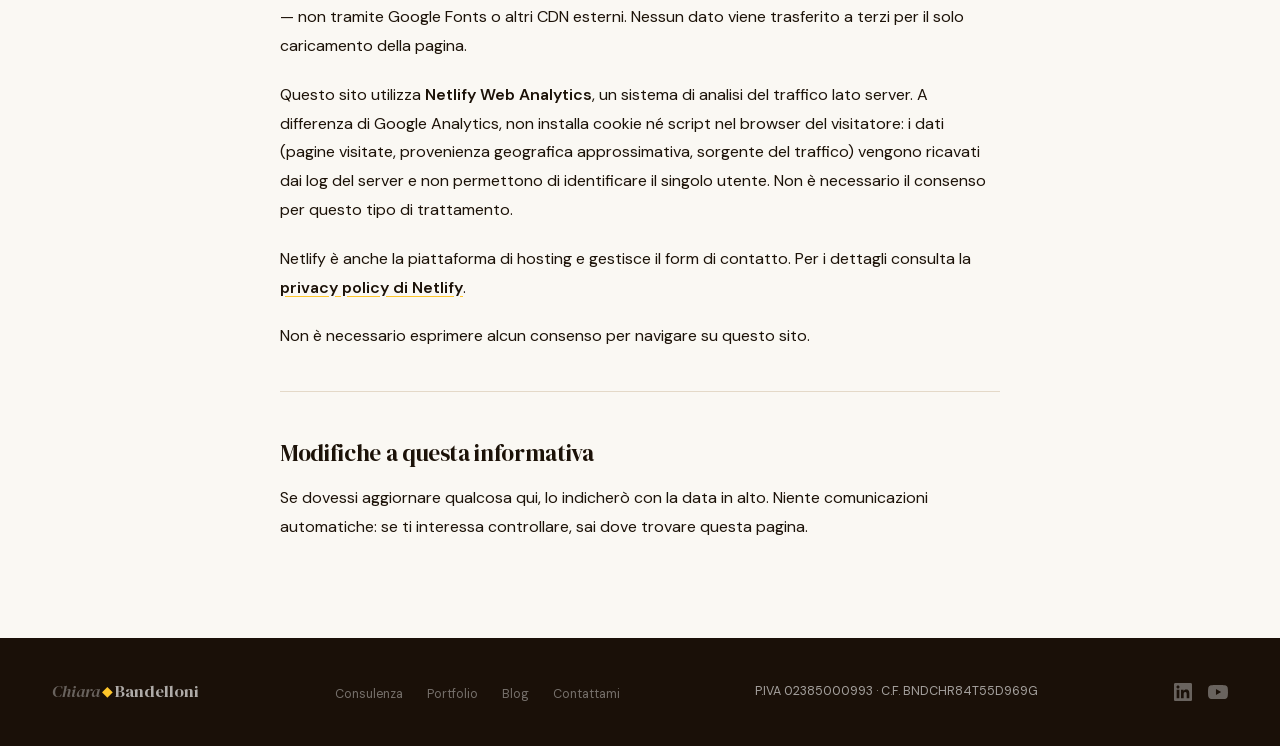
<file: privacy-policy.html>
<!DOCTYPE html>
<html lang="it">
<head>
<meta charset="UTF-8">
<meta name="viewport" content="width=device-width, initial-scale=1.0">
<title>Privacy Policy — Chiara Bandelloni</title>
<meta name="description" content="Informativa sul trattamento dei dati personali ai sensi del Regolamento UE 2016/679 (GDPR).">
<meta name="robots" content="noindex">
<link rel="stylesheet" href="fonts/fonts.css">
<link rel="stylesheet" href="search.css">
<link rel="icon" type="image/svg+xml" href="favicon.svg">
<style>
*, *::before, *::after { box-sizing: border-box; margin: 0; padding: 0; }

:root {
  --yellow:      #ffc62a;
  --yellow-pale: #fff8e1;
  --brown:       #1c1208;
  --warm-white:  #faf8f3;
  --cream:       #f2ece0;
  --muted:       #6b5f4e;
  --border:      #e4d9c8;
  --dark-bg:     #1a1008;
  --serif:       'DM Serif Display', Georgia, serif;
  --sans:        'DM Sans', system-ui, sans-serif;
}

html { scroll-behavior: smooth; }
body {
  font-family: var(--sans);
  background: var(--warm-white);
  color: var(--brown);
  font-size: 17px;
  line-height: 1.65;
  -webkit-font-smoothing: antialiased;
  overflow-x: hidden;
}

/* ── NAV ── */
nav {
  position: sticky; top: 0; z-index: 100;
  background: var(--warm-white);
  border-bottom: 1px solid var(--border);
  padding: 0 52px;
  height: 68px;
  display: flex;
  align-items: center;
  justify-content: space-between;
}
.nav-logo { font-family: var(--serif); font-size: 1.15rem; font-weight: 400; color: var(--brown); text-decoration: none; letter-spacing: -0.01em; }
.nav-logo em { font-style: italic; color: var(--muted); }
.nav-logo-sym { color: var(--yellow); padding: 0 2px; font-style: normal; font-size: 0.82em; vertical-align: middle; }
.nav-links { display: flex; align-items: center; gap: 32px; list-style: none; }
.nav-links a { font-size: 0.83rem; font-weight: 500; color: var(--muted); text-decoration: none; letter-spacing: 0.03em; transition: color 0.2s; }
.nav-links a:hover { color: var(--brown); }
.nav-pill a { background: var(--yellow); color: var(--brown) !important; padding: 8px 18px; border-radius: 100px; font-weight: 700; font-size: 0.8rem; }
.nav-right { display: flex; align-items: center; gap: 28px; }
.nav-social { display: flex; align-items: center; gap: 14px; }
.nav-social-link { color: rgba(28,18,8,0.4); display: flex; align-items: center; text-decoration: none; transition: color 0.2s; }
.nav-social-link:hover { color: var(--brown); }
.nav-cta { background: var(--yellow); color: var(--brown); font-size: 0.8rem; font-weight: 700; padding: 9px 20px; border-radius: 100px; text-decoration: none; transition: background 0.2s; white-space: nowrap; }
.nav-cta:hover { background: var(--brown); color: var(--yellow); }
.nav-links-mobile-only { display: none; }
.footer-social { display: flex; align-items: center; gap: 16px; }
.footer-social-link { color: rgba(255,255,255,0.35); display: flex; align-items: center; text-decoration: none; transition: color 0.2s; }
.footer-social-link:hover { color: rgba(255,255,255,0.85); }

/* ── HAMBURGER ── */
.nav-hamburger { display: none; flex-direction: column; gap: 5px; background: none; border: none; cursor: pointer; padding: 6px 2px; -webkit-tap-highlight-color: transparent; }
.nav-hamburger span { display: block; width: 22px; height: 2px; background: var(--brown); border-radius: 2px; transition: transform 0.28s ease, opacity 0.28s ease; transform-origin: center; }
.nav-hamburger.open span:nth-child(1) { transform: translateY(7px) rotate(45deg); }
.nav-hamburger.open span:nth-child(2) { opacity: 0; }
.nav-hamburger.open span:nth-child(3) { transform: translateY(-7px) rotate(-45deg); }

/* ── PAGE HEADER ── */
.page-header {
  background: var(--yellow);
  padding: 64px 52px 72px;
}
.page-header-inner { max-width: 720px; margin: 0 auto; }
.back-link {
  display: inline-flex;
  align-items: center;
  gap: 6px;
  font-size: 0.75rem;
  font-weight: 600;
  color: rgba(28,18,8,0.5);
  text-decoration: none;
  letter-spacing: 0.06em;
  text-transform: uppercase;
  margin-bottom: 40px;
  transition: color 0.2s;
}
.back-link:hover { color: var(--brown); }
.section-label {
  font-size: 0.68rem;
  font-weight: 700;
  letter-spacing: 0.14em;
  text-transform: uppercase;
  color: rgba(28,18,8,0.45);
  display: flex;
  align-items: center;
  gap: 12px;
  margin-bottom: 20px;
}
.section-label::before {
  content: '';
  display: block;
  width: 9px; height: 9px;
  background: var(--brown);
  transform: rotate(45deg);
  flex-shrink: 0;
}
h1 {
  font-family: var(--serif);
  font-size: clamp(2rem, 3.5vw, 3rem);
  font-weight: 400;
  line-height: 1.1;
  letter-spacing: -0.025em;
  color: var(--brown);
  margin-bottom: 16px;
}
.page-meta { font-size: 0.8rem; color: rgba(28,18,8,0.45); font-weight: 500; }

/* ── CONTENT ── */
.content-section { padding: 64px 52px 96px; }
.content-inner { max-width: 720px; margin: 0 auto; }

/* prose */
.prose p {
  margin-bottom: 20px;
  font-size: 1rem;
  line-height: 1.8;
  color: var(--brown);
}
.prose p:last-child { margin-bottom: 0; }

.prose h2 {
  font-family: var(--serif);
  font-size: clamp(1.25rem, 1.8vw, 1.5rem);
  font-weight: 400;
  line-height: 1.2;
  letter-spacing: -0.015em;
  color: var(--brown);
  margin: 48px 0 16px;
}

.prose ul, .prose ol {
  margin: 0 0 20px 0;
  padding-left: 0;
  list-style: none;
}
.prose ul li, .prose ol li {
  position: relative;
  padding-left: 20px;
  margin-bottom: 8px;
  font-size: 1rem;
  line-height: 1.75;
  color: var(--brown);
}
.prose ul li::before {
  content: '';
  position: absolute;
  left: 0; top: 11px;
  width: 6px; height: 6px;
  background: var(--yellow);
  border-radius: 50%;
}
.prose ol { counter-reset: prose-counter; }
.prose ol li { counter-increment: prose-counter; }
.prose ol li::before {
  content: counter(prose-counter) ".";
  position: absolute;
  left: 0;
  font-size: 0.85rem;
  font-weight: 700;
  color: var(--muted);
  top: 2px;
}

.prose strong { font-weight: 600; }

.prose hr {
  border: none;
  border-top: 1px solid var(--border);
  margin: 40px 0;
}

.prose a {
  color: var(--brown);
  font-weight: 600;
  text-decoration: underline;
  text-decoration-color: var(--yellow);
  text-underline-offset: 3px;
}
.prose a:hover { text-decoration-color: var(--brown); }

/* box dati titolare */
.titolare-box {
  background: var(--yellow-pale);
  border: 1px solid rgba(255,198,42,0.35);
  border-radius: 10px;
  padding: 24px 28px;
  margin: 24px 0 32px;
  font-size: 0.92rem;
  line-height: 1.75;
  color: var(--brown);
}
.titolare-box p { margin: 0 0 4px; }
.titolare-box p:last-child { margin: 0; }

/* ── FOOTER ── */
footer {
  background: var(--dark-bg);
  padding: 40px 52px;
  display: flex;
  align-items: center;
  justify-content: space-between;
  gap: 24px;
}
.footer-logo { font-family: var(--serif); font-size: 1.05rem; color: rgba(255,255,255,0.65); text-decoration: none; }
.footer-logo em { font-style: italic; color: rgba(255,255,255,0.35); }
.footer-logo-sym { color: var(--yellow); padding: 0 2px; font-style: normal; font-size: 0.82em; vertical-align: middle; }
.footer-links { display: flex; gap: 24px; list-style: none; }
.footer-links a { font-size: 0.78rem; color: rgba(255,255,255,0.4); text-decoration: none; transition: color 0.2s; }
.footer-copy { font-size: 0.78rem; color: rgba(255,255,255,0.6); }
.footer-links a:hover { color: rgba(255,255,255,0.75); }

/* ── RESPONSIVE ── */
@media (max-width: 1024px) {
  nav { padding: 0 24px; }
  .page-header { padding: 48px 32px 56px; }
  .content-section { padding: 48px 32px 72px; }
  footer { padding: 32px; }
}
@media (max-width: 640px) {
  nav { padding: 0 20px; height: 60px; }
  .nav-hamburger { display: flex; }
  .nav-links { display: none; position: fixed; top: 60px; left: 0; right: 0; flex-direction: column; gap: 0; background: var(--warm-white); border-bottom: 1px solid var(--border); padding: 8px 0 16px; box-shadow: 0 8px 24px rgba(28,18,8,0.08); z-index: 99; }
  .nav-links.open { display: flex; }
  .nav-links li { border-bottom: 1px solid var(--border); }
  .nav-links li:last-child { border-bottom: none; }
  .nav-links a { display: block; padding: 14px 20px; font-size: 0.92rem; color: var(--brown); }
  .nav-cta { display: none; }
  .nav-social { display: none; }
  .nav-links-mobile-only { display: block; }
  .page-header { padding: 36px 20px 48px; }
  .content-section { padding: 40px 20px 60px; }
  footer { padding: 28px 20px; flex-direction: column; align-items: flex-start; gap: 16px; }
}
</style>
</head>
<body>

<!-- ── NAV ── -->
<nav>
  <a href="index.html" class="nav-logo"><em>Chiara</em><span class="nav-logo-sym">◆</span>Bandelloni</a>
  <div class="nav-right">
    <ul class="nav-links">
      <li><a href="index.html#consulenza">Consulenza</a></li>
      <li><a href="https://chiarabandelloni.substack.com/" target="_blank" rel="noopener">Webtelling</a></li>
      <li><a href="index.html#portfolio">Portfolio</a></li>
      <li><a href="blog/index.html">Blog</a></li>
    </ul>
    <div class="nav-social">
      <a href="https://www.linkedin.com/in/chiarabandelloni/" target="_blank" rel="noopener" class="nav-social-link" aria-label="LinkedIn">
        <svg width="17" height="17" viewBox="0 0 24 24" fill="currentColor"><path d="M20.447 20.452h-3.554v-5.569c0-1.328-.027-3.037-1.852-3.037-1.853 0-2.136 1.445-2.136 2.939v5.667H9.351V9h3.414v1.561h.046c.477-.9 1.637-1.85 3.37-1.85 3.601 0 4.267 2.37 4.267 5.455v6.286zM5.337 7.433c-1.144 0-2.063-.926-2.063-2.065 0-1.138.92-2.063 2.063-2.063 1.14 0 2.064.925 2.064 2.063 0 1.139-.925 2.065-2.064 2.065zm1.782 13.019H3.555V9h3.564v11.452zM22.225 0H1.771C.792 0 0 .774 0 1.729v20.542C0 23.227.792 24 1.771 24h20.451C23.2 24 24 23.227 24 22.271V1.729C24 .774 23.2 0 22.222 0h.003z"/></svg>
      </a>
      <a href="https://www.youtube.com/@webtelling" target="_blank" rel="noopener" class="nav-social-link" aria-label="YouTube">
        <svg width="19" height="19" viewBox="0 0 24 24" fill="currentColor"><path d="M23.498 6.186a3.016 3.016 0 0 0-2.122-2.136C19.505 3.545 12 3.545 12 3.545s-7.505 0-9.377.505A3.017 3.017 0 0 0 .502 6.186C0 8.07 0 12 0 12s0 3.93.502 5.814a3.016 3.016 0 0 0 2.122 2.136c1.871.505 9.376.505 9.376.505s7.505 0 9.377-.505a3.015 3.015 0 0 0 2.122-2.136C24 15.93 24 12 24 12s0-3.93-.502-5.814zM9.545 15.568V8.432L15.818 12l-6.273 3.568z"/></svg>
      </a>
    </div>
    <a href="contattami.html" class="nav-cta">Contattami</a>
    <button class="nav-search-btn" aria-label="Cerca nel sito">
      <svg width="17" height="17" viewBox="0 0 24 24" fill="none" stroke="currentColor" stroke-width="2" stroke-linecap="round" stroke-linejoin="round"><circle cx="11" cy="11" r="8"/><path d="m21 21-4.35-4.35"/></svg>
    </button>
    <button class="nav-hamburger" aria-label="Menu" aria-expanded="false">
      <span></span><span></span><span></span>
    </button>
  </div>
</nav>

<!-- ── PAGE HEADER ── -->
<div class="page-header">
  <div class="page-header-inner">
    <a href="contattami.html" class="back-link">
      <svg width="14" height="14" viewBox="0 0 24 24" fill="none" stroke="currentColor" stroke-width="2.5" stroke-linecap="round" stroke-linejoin="round"><path d="M19 12H5M12 19l-7-7 7-7"/></svg>
      Contattami
    </a>
    <p class="section-label">informativa</p>
    <h1>Privacy Policy</h1>
    <p class="page-meta">Ai sensi del Regolamento UE 2016/679 (GDPR) · Aggiornata il 25 maggio 2026</p>
  </div>
</div>

<!-- ── CONTENT ── -->
<section class="content-section">
  <div class="content-inner">
    <div class="prose">

      <p>Quando mi scrivi tramite il form di contatto, mi stai affidando alcuni tuoi dati. Voglio spiegarti chiaramente cosa ci faccio, perché lo faccio, e quali diritti hai su di essi.</p>

      <p>Niente di complicato. Davvero.</p>

      <hr>

      <h2>Chi tratta i tuoi dati</h2>

      <p>La titolare del trattamento è:</p>

      <div class="titolare-box">
        <p><strong>Chiara Bandelloni</strong></p>
        <p>Libera professionista · Instructional Designer</p>
        <p>Torre d'Isola (PV)</p>
        <p>Email: webtelling[et]gmail&#46;com</p>
      </div>

      <p>Per qualsiasi questione relativa ai tuoi dati, puoi scrivermi a quell'indirizzo oppure usare il <a href="contattami.html">form di contatto</a>.</p>

      <hr>

      <h2>Quali dati raccolgo e come</h2>

      <p>Attraverso il form di contatto raccolgo solo quello che mi servi inserire tu:</p>

      <ul>
        <li>Nome</li>
        <li>Indirizzo email</li>
        <li>Nome dell'azienda (facoltativo)</li>
        <li>Tipo di richiesta</li>
        <li>Il testo del messaggio</li>
      </ul>

      <p>Il form è gestito tramite <strong>Netlify Forms</strong>, il servizio di gestione form incluso nella piattaforma di hosting Netlify (Netlify, Inc.). I dati inseriti vengono trasmessi a Netlify che li recapita alla mia casella email. Netlify agisce come responsabile del trattamento per mio conto, nel rispetto del GDPR e del proprio Data Processing Agreement (<a href="https://www.netlify.com/gdpr-ccpa/" target="_blank" rel="noopener">netlify.com/gdpr-ccpa</a>).</p>

      <p>Non uso cookie di profilazione, non installo tracker, non vendo dati a nessuno.</p>

      <hr>

      <h2>Perché tratto i tuoi dati</h2>

      <p>Solo per risponderti. Niente altro.</p>

      <p>La base giuridica del trattamento è il tuo <strong>consenso esplicito</strong>, che esprimi spuntando la casella nel form prima di inviare il messaggio (art. 6, par. 1, lett. a del GDPR). Puoi revocarlo in qualsiasi momento tramite il <a href="contattami.html">form di contatto</a>, senza che questo pregiudichi la liceità del trattamento avvenuto fino a quel momento.</p>

      <p>Se dalla nostra conversazione dovesse nascere una collaborazione professionale, i dati necessari a gestirla verranno trattati sulla base dell'esecuzione del contratto (art. 6, par. 1, lett. b del GDPR).</p>

      <hr>

      <h2>Per quanto tempo conservo i dati</h2>

      <p>Se non avviamo nessuna collaborazione, elimino i tuoi dati entro 12 mesi dall'invio del messaggio.</p>

      <p>Se lavoriamo insieme, li conservo per la durata del rapporto professionale e per il periodo successivo necessario ad adempiere agli obblighi di legge (fiscali, contabili).</p>

      <hr>

      <h2>I tuoi diritti</h2>

      <p>Hai il diritto di:</p>

      <ul>
        <li>accedere ai tuoi dati (art. 15 GDPR)</li>
        <li>chiedere la rettifica di dati inesatti (art. 16)</li>
        <li>chiedere la cancellazione, nei casi previsti (art. 17)</li>
        <li>chiedere la limitazione del trattamento (art. 18)</li>
        <li>ricevere i tuoi dati in formato portabile (art. 20)</li>
        <li>opporti al trattamento (art. 21)</li>
        <li>revocare il consenso in qualsiasi momento (art. 7, par. 3)</li>
      </ul>

      <p>Per esercitare uno qualsiasi di questi diritti, scrivimi tramite il <a href="contattami.html">form di contatto</a>. Rispondo il prima possibile, comunque entro 30 giorni.</p>

      <p>Hai anche il diritto di presentare reclamo al <strong>Garante per la protezione dei dati personali</strong> (<a href="https://www.garanteprivacy.it" target="_blank" rel="noopener">garanteprivacy.it</a>), se ritieni che il trattamento dei tuoi dati violi il GDPR.</p>

      <hr>

      <h2>Trasferimento dei dati fuori dall'UE</h2>

      <p>Netlify è una società statunitense. Il trasferimento dei dati avviene nel rispetto delle garanzie previste dal GDPR (incluse le Clausole Contrattuali Standard). Per maggiori dettagli, consulta il <a href="https://www.netlify.com/gdpr-ccpa/" target="_blank" rel="noopener">GDPR commitment di Netlify</a>.</p>

      <hr>

      <h2 id="cookie">Cookie e tecnologie di tracciamento</h2>

      <p>Questo sito <strong>non utilizza cookie di profilazione</strong> né sistemi di tracciamento JavaScript di terze parti.</p>

      <p>I font tipografici (DM Sans e DM Serif Display) sono serviti direttamente dal server di questo sito — non tramite Google Fonts o altri CDN esterni. Nessun dato viene trasferito a terzi per il solo caricamento della pagina.</p>

      <p>Questo sito utilizza <strong>Netlify Web Analytics</strong>, un sistema di analisi del traffico lato server. A differenza di Google Analytics, non installa cookie né script nel browser del visitatore: i dati (pagine visitate, provenienza geografica approssimativa, sorgente del traffico) vengono ricavati dai log del server e non permettono di identificare il singolo utente. Non è necessario il consenso per questo tipo di trattamento.</p>

      <p>Netlify è anche la piattaforma di hosting e gestisce il form di contatto. Per i dettagli consulta la <a href="https://www.netlify.com/privacy/" target="_blank" rel="noopener">privacy policy di Netlify</a>.</p>

      <p>Non è necessario esprimere alcun consenso per navigare su questo sito.</p>

      <hr>

      <h2>Modifiche a questa informativa</h2>

      <p>Se dovessi aggiornare qualcosa qui, lo indicherò con la data in alto. Niente comunicazioni automatiche: se ti interessa controllare, sai dove trovare questa pagina.</p>

    </div>
  </div>
</section>

<!-- ── FOOTER ── -->
<footer>
  <a href="index.html" class="footer-logo"><em>Chiara</em><span class="footer-logo-sym">◆</span>Bandelloni</a>
  <ul class="footer-links">
    <li><a href="index.html#consulenza">Consulenza</a></li>
    <li><a href="index.html#portfolio">Portfolio</a></li>
    <li><a href="blog/index.html">Blog</a></li>
    <li><a href="contattami.html">Contattami</a></li>
  </ul>
  <p class="footer-copy">P.IVA 02385000993 · C.F. BNDCHR84T55D969G</p>
  <div class="footer-social">
    <a href="https://www.linkedin.com/in/chiarabandelloni/" target="_blank" rel="noopener" class="footer-social-link" aria-label="LinkedIn">
      <svg width="18" height="18" viewBox="0 0 24 24" fill="currentColor"><path d="M20.447 20.452h-3.554v-5.569c0-1.328-.027-3.037-1.852-3.037-1.853 0-2.136 1.445-2.136 2.939v5.667H9.351V9h3.414v1.561h.046c.477-.9 1.637-1.85 3.37-1.85 3.601 0 4.267 2.37 4.267 5.455v6.286zM5.337 7.433c-1.144 0-2.063-.926-2.063-2.065 0-1.138.92-2.063 2.063-2.063 1.14 0 2.064.925 2.064 2.063 0 1.139-.925 2.065-2.064 2.065zm1.782 13.019H3.555V9h3.564v11.452zM22.225 0H1.771C.792 0 0 .774 0 1.729v20.542C0 23.227.792 24 1.771 24h20.451C23.2 24 24 23.227 24 22.271V1.729C24 .774 23.2 0 22.222 0h.003z"/></svg>
    </a>
    <a href="https://www.youtube.com/@webtelling" target="_blank" rel="noopener" class="footer-social-link" aria-label="YouTube">
      <svg width="20" height="20" viewBox="0 0 24 24" fill="currentColor"><path d="M23.498 6.186a3.016 3.016 0 0 0-2.122-2.136C19.505 3.545 12 3.545 12 3.545s-7.505 0-9.377.505A3.017 3.017 0 0 0 .502 6.186C0 8.07 0 12 0 12s0 3.93.502 5.814a3.016 3.016 0 0 0 2.122 2.136c1.871.505 9.376.505 9.376.505s7.505 0 9.377-.505a3.015 3.015 0 0 0 2.122-2.136C24 15.93 24 12 24 12s0-3.93-.502-5.814zM9.545 15.568V8.432L15.818 12l-6.273 3.568z"/></svg>
    </a>
  </div>
</footer>

<script>
(function(){
  var btn = document.querySelector('.nav-hamburger');
  var menu = document.querySelector('.nav-links');
  if (!btn || !menu) return;
  btn.addEventListener('click', function(e){
    e.stopPropagation();
    var open = btn.classList.toggle('open');
    menu.classList.toggle('open');
    btn.setAttribute('aria-expanded', open);
  });
  document.addEventListener('click', function(e){
    if (!btn.contains(e.target) && !menu.contains(e.target)){
      btn.classList.remove('open');
      menu.classList.remove('open');
      btn.setAttribute('aria-expanded','false');
    }
  });
  menu.querySelectorAll('a').forEach(function(a){
    a.addEventListener('click', function(){
      btn.classList.remove('open');
      menu.classList.remove('open');
      btn.setAttribute('aria-expanded','false');
    });
  });
})();
</script>
<script src="search.js"></script>
</body>
</html>
</file>
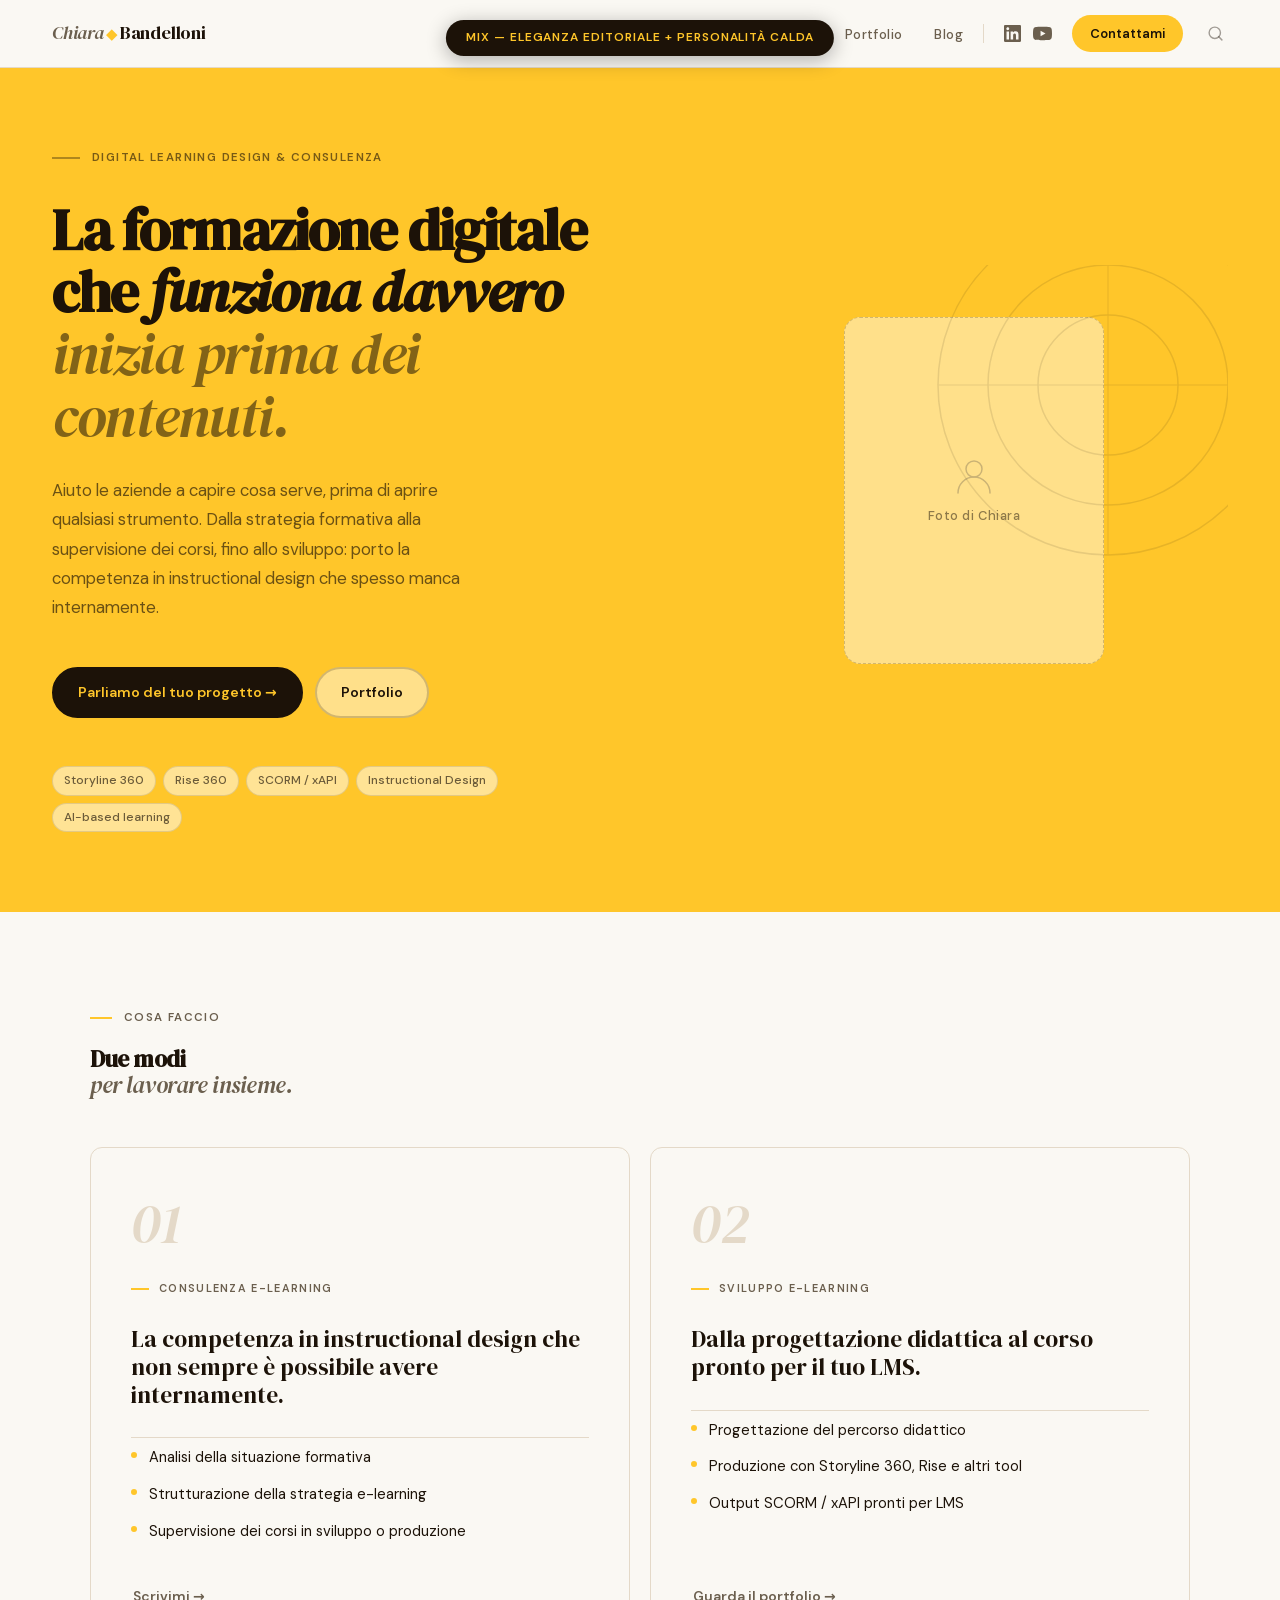
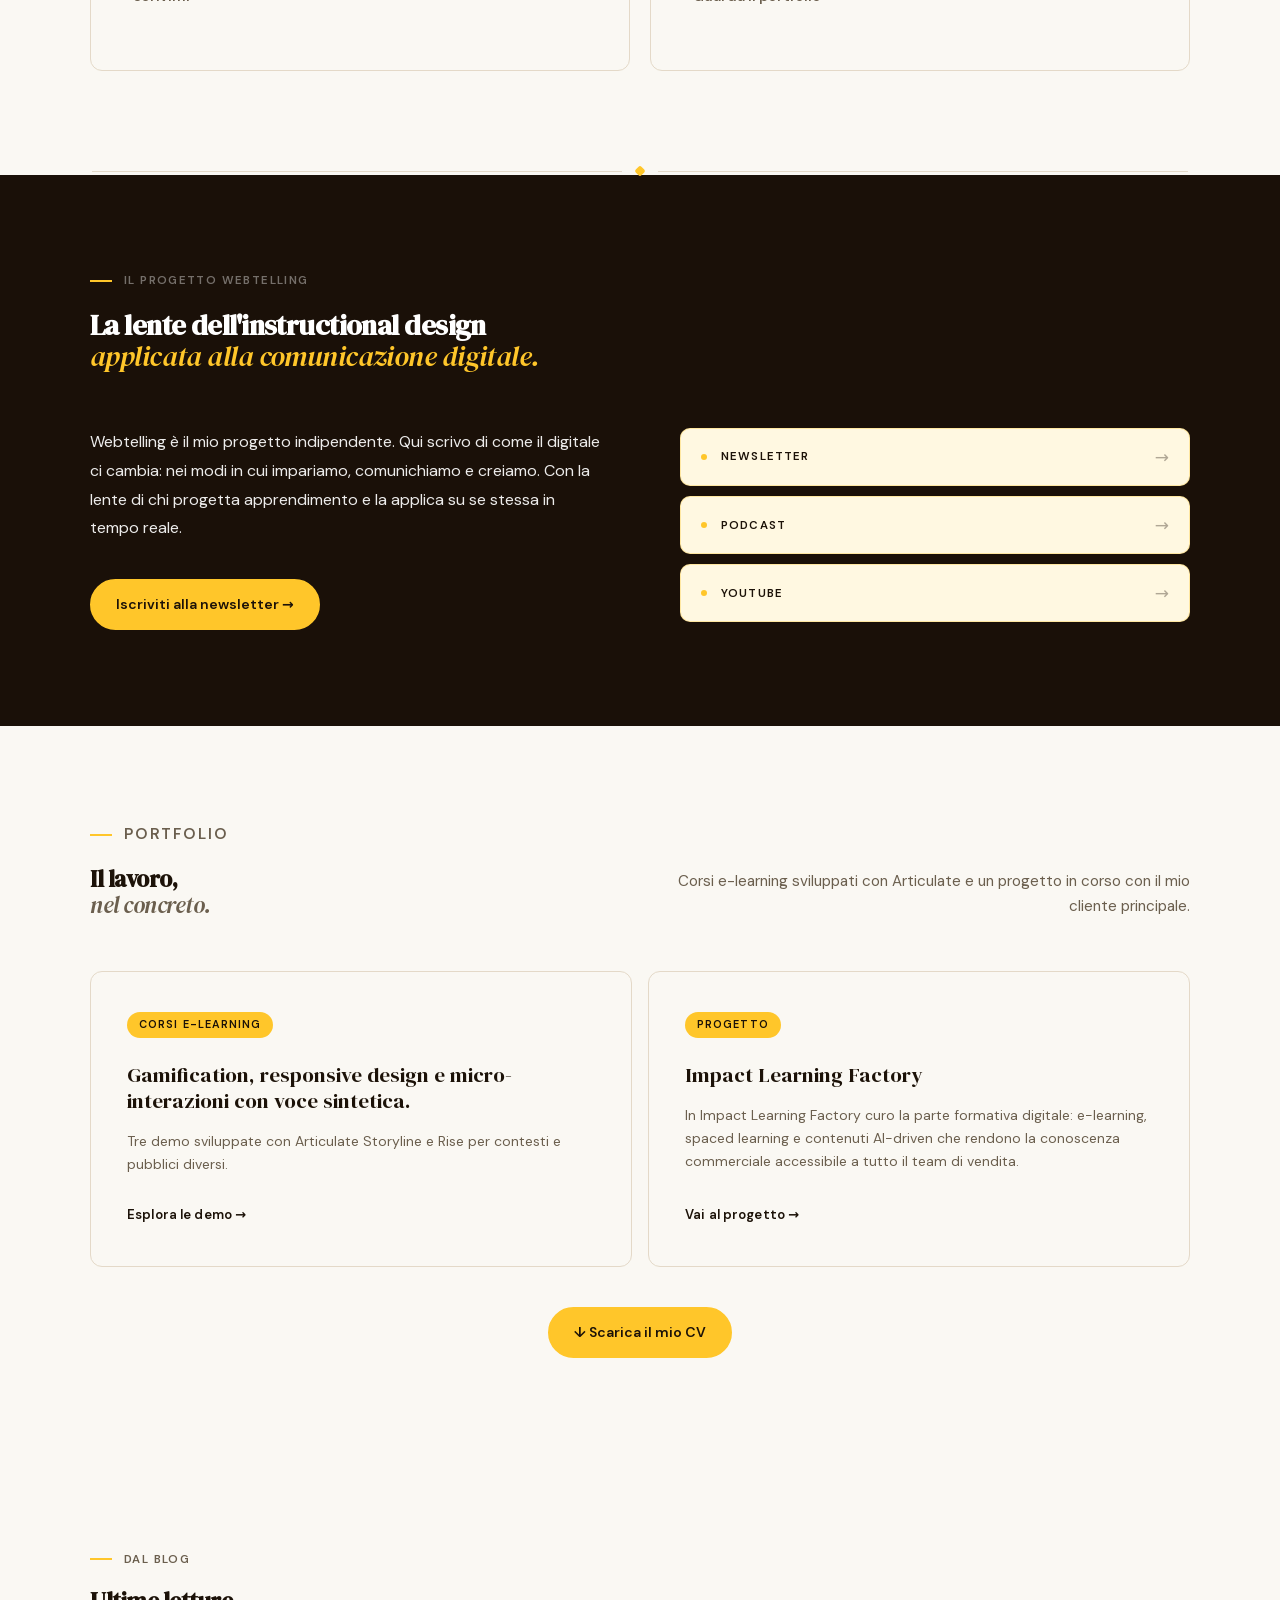
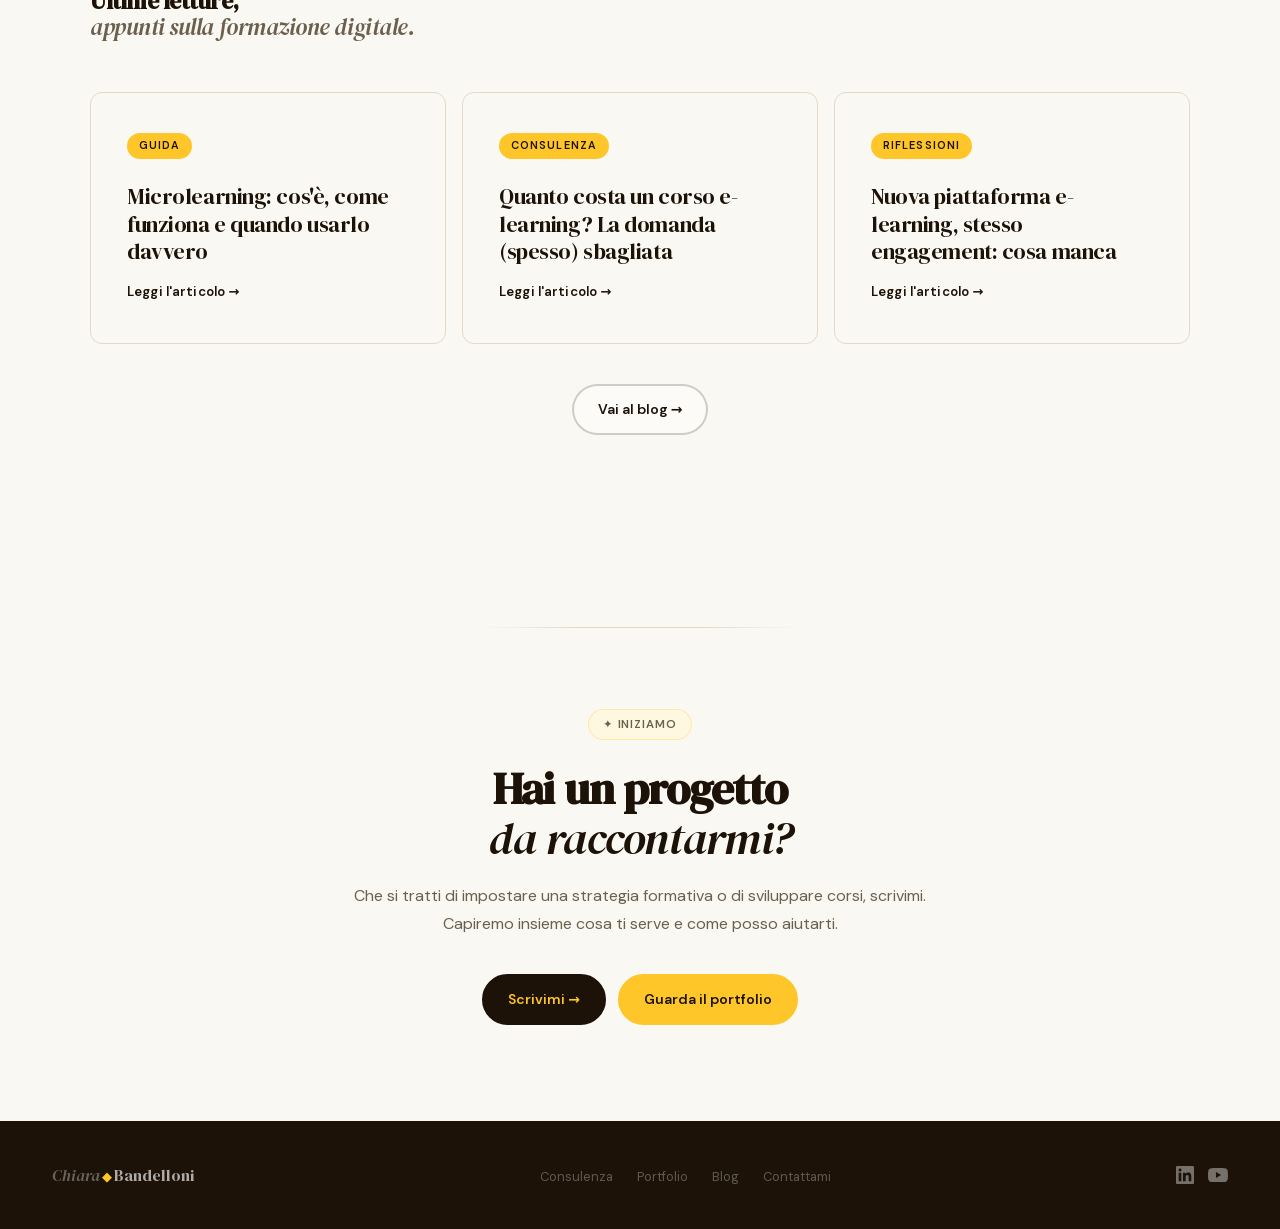
<file: proposta-4-mix.html>
<!DOCTYPE html>
<html lang="it">
<head>
<meta charset="UTF-8">
<meta name="viewport" content="width=device-width, initial-scale=1.0">
<title>Proposta Mix — Chiara Bandelloni</title>
<link rel="stylesheet" href="fonts/fonts.css">
<link rel="stylesheet" href="search.css">
<link rel="icon" type="image/svg+xml" href="favicon.svg">
<style>
*, *::before, *::after { box-sizing: border-box; margin: 0; padding: 0; }

:root {
  --yellow:        #ffc62a;
  --yellow-pale:   #fff8e1;
  --yellow-mid:    #ffd966;
  --brown:         #1c1208;
  --warm-white:    #faf8f3;
  --cream:         #f2ece0;
  --muted:         #6b5f4e;
  --border:        #e4d9c8;
  --sage:          #5f7057;
  --dark-bg:       #1a1008;
  --serif:         'DM Serif Display', Georgia, serif;
  --sans:          'DM Sans', system-ui, sans-serif;
}

html { scroll-behavior: smooth; }

body {
  font-family: var(--sans);
  background: var(--warm-white);
  color: var(--brown);
  font-size: 17px;
  line-height: 1.65;
  -webkit-font-smoothing: antialiased;
}

/* ─────────────────────────────────────────
   NAV
───────────────────────────────────────── */
nav {
  position: sticky; top: 0; z-index: 100;
  background: var(--warm-white);
  border-bottom: 1px solid var(--border);
  padding: 0 52px;
  height: 68px;
  display: flex;
  align-items: center;
  justify-content: space-between;
}

.nav-logo {
  font-family: var(--serif);
  font-size: 1.15rem;
  font-weight: 400;
  color: var(--brown);
  text-decoration: none;
  letter-spacing: -0.01em;
}
.nav-logo em { font-style: italic; color: var(--muted); font-weight: 400; }
.nav-logo-sym { color: var(--yellow); padding: 0 2px; font-style: normal; font-size: 0.82em; vertical-align: middle; }

.nav-links {
  display: flex;
  align-items: center;
  gap: 32px;
  list-style: none;
}

.nav-links a {
  font-size: 0.83rem;
  font-weight: 500;
  color: var(--muted);
  text-decoration: none;
  letter-spacing: 0.03em;
  transition: color 0.2s;
}
.nav-links a:hover { color: var(--brown); }

.nav-pill a {
  background: var(--yellow);
  color: var(--brown) !important;
  padding: 8px 18px;
  border-radius: 100px;
  font-weight: 700;
  font-size: 0.8rem;
  transition: background 0.2s !important;
}
.nav-pill a:hover { background: var(--brown) !important; color: var(--yellow) !important; }

.nav-cta {
  background: var(--yellow);
  color: var(--brown);
  padding: 8px 18px;
  border-radius: 100px;
  font-weight: 700;
  font-size: 0.8rem;
  text-decoration: none;
  white-space: nowrap;
  transition: background 0.2s, color 0.2s;
}
.nav-cta:hover { background: var(--brown); color: var(--yellow); }

/* ─────────────────────────────────────────
   HERO — giallo impattante P3 + griglia P1
───────────────────────────────────────── */
.hero {
  background: var(--yellow);
  min-height: calc(100vh - 68px);
  display: flex;
  align-items: stretch;
}

.hero-inner {
  max-width: 1400px;
  width: 100%;
  margin: 0 auto;
  padding: 0 52px;
  display: grid;
  grid-template-columns: 1.1fr 1fr;
  align-items: center;
}

.hero-left {
  padding: 80px 52px 80px 0;
  display: flex;
  flex-direction: column;
  justify-content: center;
}

.eyebrow {
  display: flex;
  align-items: center;
  gap: 12px;
  font-size: 0.72rem;
  font-weight: 600;
  letter-spacing: 0.12em;
  text-transform: uppercase;
  color: rgba(28,18,8,0.6);
  margin-bottom: 32px;
}
.eyebrow::before {
  content: '';
  display: block;
  width: 28px; height: 2px;
  background: rgba(28,18,8,0.35);
  flex-shrink: 0;
}

.hero-title {
  font-family: var(--serif);
  font-size: clamp(2.8rem, 4.5vw, 4.2rem);
  font-weight: 600;
  line-height: 1.08;
  letter-spacing: -0.025em;
  color: var(--brown);
  margin-bottom: 28px;
}

.hero-title em {
  font-style: italic;
  font-weight: 400;
  color: rgba(28,18,8,0.55);
}

.hero-title .highlight {
  font-style: italic;
  color: var(--brown);
  position: relative;
  display: inline-block;
}
/* sottolineatura scura su fondo giallo */
.hero-title .highlight::after {
  content: '';
  position: absolute;
  bottom: 4px; left: 0; right: 0;
  height: 6px;
  background: rgba(28,18,8,0.18);
  z-index: -1;
  border-radius: 2px;
}

.hero-desc {
  font-size: 1.05rem;
  color: rgba(28,18,8,0.65);
  line-height: 1.75;
  max-width: 440px;
  margin-bottom: 44px;
}

.hero-actions {
  display: flex; gap: 12px; flex-wrap: wrap;
  margin-bottom: 48px;
}

.btn {
  display: inline-flex;
  align-items: center;
  gap: 8px;
  padding: 12px 24px;
  font-family: var(--sans);
  font-size: 0.875rem;
  font-weight: 600;
  text-decoration: none;
  border: 2px solid transparent;
  border-radius: 100px;
  transition: all 0.22s;
  cursor: pointer;
}
.btn-primary {
  background: var(--brown);
  color: var(--yellow);
  border-color: var(--brown);
}
.btn-primary:hover { background: transparent; color: var(--brown); border-color: var(--brown); }

.btn-outline {
  background: rgba(255,255,255,0.45);
  color: var(--brown);
  border-color: rgba(28,18,8,0.2);
}
.btn-outline:hover { background: rgba(255,255,255,0.7); border-color: var(--brown); }

.btn-ghost {
  background: transparent;
  color: var(--muted);
  border-color: transparent;
  padding-left: 0; padding-right: 0;
}
.btn-ghost:hover { color: var(--brown); }

.hero-tools {
  display: flex; flex-wrap: wrap; gap: 7px;
}

.tool-tag {
  background: rgba(255,255,255,0.5);
  border: 1px solid rgba(28,18,8,0.12);
  padding: 4px 11px;
  border-radius: 100px;
  font-size: 0.75rem;
  font-weight: 500;
  color: rgba(28,18,8,0.65);
}

.hero-right {
  display: flex;
  flex-direction: column;
  justify-content: center;
  align-items: center;
  padding: 52px 0 52px 52px;
  position: relative;
  overflow: hidden;
}

/* ornamento circolare SVG di sfondo */
.hero-bg-shape {
  position: absolute;
  top: -60px; right: -60px;
  width: 360px; height: 360px;
  opacity: 0.1;
  pointer-events: none;
}

.hero-photo-slot {
  width: 260px;
  aspect-ratio: 3 / 4;
  background: rgba(255,255,255,0.45);
  border: 1.5px dashed rgba(28,18,8,0.2);
  border-radius: 16px;
  display: flex;
  flex-direction: column;
  align-items: center;
  justify-content: center;
  gap: 10px;
  color: rgba(28,18,8,0.5);
  font-size: 0.8rem;
  font-weight: 500;
  letter-spacing: 0.04em;
}

.hero-photo-slot svg {
  opacity: 0.35;
}

.hero-pull {
  border-left: 3px solid rgba(28,18,8,0.3);
  padding: 22px 24px;
  background: rgba(255,255,255,0.65);
  border-radius: 0 10px 10px 0;
  backdrop-filter: blur(4px);
}

.hero-pull blockquote {
  font-family: var(--serif);
  font-size: 1.1rem;
  font-style: italic;
  font-weight: 400;
  color: var(--brown);
  line-height: 1.55;
  margin-bottom: 10px;
}

.hero-pull cite {
  font-size: 0.75rem;
  font-weight: 600;
  letter-spacing: 0.08em;
  text-transform: uppercase;
  color: var(--muted);
  font-style: normal;
}

/* btn-outline fuori dalla hero: aspetto normale su sfondo chiaro */
.section .btn-outline,
.portfolio-section .btn-outline,
.cta-section .btn-outline {
  background: transparent;
  border-color: var(--border);
}
.section .btn-outline:hover,
.portfolio-section .btn-outline:hover,
.cta-section .btn-outline:hover {
  background: transparent;
  border-color: var(--brown);
}

/* btn-yellow su sfondo chiaro: hover con testo scuro */
.portfolio-section .btn-yellow:hover,
.cta-section .btn-yellow:hover {
  background: transparent;
  color: var(--brown);
  border-color: var(--brown);
}

/* ─────────────────────────────────────────
   SERVIZI
───────────────────────────────────────── */
.services-grid {
  display: grid;
  grid-template-columns: 1fr 1fr;
  gap: 20px;
  margin-top: 48px;
}

.service-card {
  background: var(--warm-white);
  border: 1px solid var(--border);
  border-radius: 12px;
  padding: 48px 40px;
  display: flex;
  flex-direction: column;
  gap: 28px;
  position: relative;
  overflow: hidden;
  transition: border-color 0.22s, box-shadow 0.22s;
}
.service-card::after {
  content: '';
  position: absolute;
  top: 0; left: 0; right: 0;
  height: 3px;
  background: var(--yellow);
  transform: scaleX(0);
  transform-origin: left;
  transition: transform 0.3s;
}
.service-card:hover::after { transform: scaleX(1); }
.service-card:hover {
  border-color: rgba(255,198,42,0.35);
  box-shadow: 0 12px 40px rgba(28,18,8,0.07);
}

.service-num {
  font-family: var(--serif);
  font-size: 3.5rem;
  line-height: 1;
  color: var(--border);
  font-style: italic;
  transition: color 0.22s;
}
.service-card:hover .service-num { color: var(--yellow); }

.service-tag {
  font-size: 0.68rem;
  font-weight: 700;
  letter-spacing: 0.12em;
  text-transform: uppercase;
  color: var(--muted);
  display: flex;
  align-items: center;
  gap: 10px;
}
.service-tag::before {
  content: '';
  display: block;
  width: 18px; height: 2px;
  background: var(--yellow);
  flex-shrink: 0;
}

.service-title {
  font-family: var(--serif);
  font-size: 1.45rem;
  line-height: 1.2;
  color: var(--brown);
}

.service-list {
  list-style: none;
  display: flex;
  flex-direction: column;
  gap: 14px;
  flex: 1;
  padding-top: 8px;
  border-top: 1px solid var(--border);
}

.service-list li {
  font-size: 0.92rem;
  color: var(--brown);
  display: flex;
  align-items: flex-start;
  gap: 12px;
  line-height: 1.55;
}
.service-list li::before {
  content: '';
  display: block;
  width: 6px; height: 6px;
  border-radius: 50%;
  background: var(--yellow);
  flex-shrink: 0;
  margin-top: 6px;
}

/* ─────────────────────────────────────────
   COSA FACCIO
───────────────────────────────────────── */
.section {
  padding: 96px 52px;
}

.container { max-width: 1100px; margin: 0 auto; }

.two-col {
  display: grid;
  grid-template-columns: 1fr 1fr;
  gap: 80px;
  align-items: start;
}

.section-label {
  display: flex;
  align-items: center;
  gap: 12px;
  font-size: 0.72rem;
  font-weight: 600;
  letter-spacing: 0.12em;
  text-transform: uppercase;
  color: var(--muted);
  margin-bottom: 20px;
}
.section-label::before {
  content: '';
  display: block;
  width: 22px; height: 2px;
  background: var(--yellow);
  flex-shrink: 0;
}

.section-title {
  font-family: var(--serif);
  font-size: clamp(1.4rem, 1.8vw, 1.8rem);
  font-weight: 600;
  line-height: 1.12;
  letter-spacing: -0.02em;
  color: var(--brown);
  margin-bottom: 24px;
}
.section-title em { font-style: italic; font-weight: 400; color: var(--muted); }

.section-body {
  font-size: 1rem;
  color: var(--muted);
  line-height: 1.75;
}
.section-body p + p { margin-top: 14px; }

/* ornamento divisorio */
.ornament {
  display: flex;
  align-items: center;
  gap: 14px;
  padding: 0 52px;
  max-width: 1200px;
  margin: 0 auto;
}
.ornament-line { flex: 1; height: 1px; background: var(--border); }
.ornament-shape {
  width: 8px; height: 8px;
  background: var(--yellow);
  border-radius: 2px;
  transform: rotate(45deg);
  flex-shrink: 0;
}

/* step list — P1 layout + P3 badge style */
.step-list {
  display: flex;
  flex-direction: column;
  gap: 0;
}

.step-item {
  display: grid;
  grid-template-columns: 44px 1fr;
  gap: 16px;
  padding: 24px 0;
  border-bottom: 1px solid var(--border);
  align-items: start;
}
.step-item:first-child { border-top: 1px solid var(--border); }

.step-badge {
  width: 32px; height: 32px;
  background: var(--yellow);
  border-radius: 8px;
  display: flex;
  align-items: center;
  justify-content: center;
  font-family: var(--serif);
  font-size: 0.85rem;
  font-weight: 700;
  color: var(--brown);
  flex-shrink: 0;
  margin-top: 2px;
}

.step-content h4 {
  font-family: var(--sans);
  font-size: 0.92rem;
  font-weight: 600;
  color: var(--brown);
  margin-bottom: 5px;
}

.step-content p {
  font-size: 0.87rem;
  color: var(--muted);
  line-height: 1.6;
}

/* ─────────────────────────────────────────
   WEBTELLING — dark warm (P1 struct + P3 warmth)
───────────────────────────────────────── */
.webtelling-section {
  background: var(--dark-bg);
  color: #fff;
  padding: 96px 52px;
}

.webtelling-section .section-label { color: rgba(255,255,255,0.4); }
.webtelling-section .section-label::before { background: var(--yellow); }

.wt-title {
  font-family: var(--serif);
  font-size: clamp(1.6rem, 2.2vw, 2.2rem);
  font-weight: 600;
  line-height: 1.1;
  letter-spacing: -0.02em;
  color: #fff;
  margin-bottom: 0;
}
.wt-title em { font-style: italic; font-weight: 400; color: var(--yellow); }

.wt-layout {
  display: grid;
  grid-template-columns: 1fr 1fr;
  gap: 80px;
  align-items: start;
  margin-top: 56px;
}

.wt-body {
  font-size: 1rem;
  color: rgba(255,255,255,0.92);
  line-height: 1.8;
  margin-bottom: 36px;
}
.wt-body p + p { margin-top: 14px; }

.btn-yellow {
  background: var(--yellow);
  color: var(--brown);
  border-color: var(--yellow);
  border-radius: 100px;
}
.btn-yellow:hover { background: transparent; color: var(--yellow); }

.wt-channels {
  display: flex;
  flex-direction: column;
  gap: 10px;
}

.wt-channel {
  display: flex;
  align-items: center;
  gap: 14px;
  padding: 14px 20px;
  background: var(--yellow-pale);
  border: 1px solid rgba(255,198,42,0.35);
  border-radius: 10px;
  text-decoration: none;
  color: var(--brown);
  transition: background 0.2s, border-color 0.2s;
}
.wt-channel:hover {
  background: var(--yellow-mid);
  border-color: var(--yellow);
}

.wt-ch-dot {
  width: 6px; height: 6px;
  border-radius: 50%;
  background: var(--yellow);
  flex-shrink: 0;
}

.wt-ch-name {
  font-family: var(--sans);
  font-size: 0.72rem;
  font-weight: 700;
  letter-spacing: 0.1em;
  text-transform: uppercase;
  color: var(--brown);
  flex: 1;
}

.wt-ch-arrow { color: rgba(28,18,8,0.35); transition: color 0.2s; }
.wt-channel:hover .wt-ch-arrow { color: var(--brown); }

/* ─────────────────────────────────────────
   PORTFOLIO
───────────────────────────────────────── */
.portfolio-section {
  background: var(--warm-white);
  padding: 96px 52px;
}

.portfolio-header {
  display: grid;
  grid-template-columns: 1fr 1fr;
  gap: 40px;
  align-items: end;
  margin-bottom: 52px;
}

.portfolio-header p {
  font-size: 0.95rem;
  color: var(--muted);
  text-align: right;
  line-height: 1.65;
}

.portfolio-grid {
  display: grid;
  grid-template-columns: repeat(2, 1fr);
  gap: 16px;
}

.p-card {
  background: var(--warm-white);
  border: 1px solid var(--border);
  border-radius: 12px;
  padding: 40px 36px;
  text-decoration: none;
  color: var(--brown);
  display: flex;
  flex-direction: column;
  transition: border-color 0.22s, box-shadow 0.22s, transform 0.22s;
  position: relative;
  overflow: hidden;
}

.p-card::after {
  content: '';
  position: absolute;
  top: 0; left: 0; right: 0;
  height: 3px;
  background: var(--yellow);
  transform: scaleX(0);
  transform-origin: left;
  transition: transform 0.3s;
}
.p-card:hover::after { transform: scaleX(1); }
.p-card:hover {
  border-color: rgba(255,198,42,0.35);
  box-shadow: 0 12px 40px rgba(28,18,8,0.07);
}

.p-card-cat {
  font-size: 0.68rem;
  font-weight: 700;
  letter-spacing: 0.1em;
  text-transform: uppercase;
  color: var(--brown);
  background: var(--yellow);
  display: inline-block;
  padding: 4px 12px;
  border-radius: 100px;
  margin-bottom: 24px;
  align-self: flex-start;
}

.p-card-title {
  font-family: var(--serif);
  font-size: 1.3rem;
  font-weight: 400;
  line-height: 1.25;
  margin-bottom: 16px;
}

.p-card-desc {
  font-size: 0.875rem;
  color: var(--muted);
  line-height: 1.65;
  flex: 1;
  margin-bottom: 28px;
}

.p-card-link {
  font-size: 0.82rem;
  font-weight: 600;
  color: var(--brown);
  letter-spacing: 0.01em;
}

/* ─────────────────────────────────────────
   BLOG PREVIEW
───────────────────────────────────────── */
.blog-section {
  background: var(--warm-white);
  padding: 96px 52px;
}

/* blog preview cards — solo titolo + link */
.blog-section .p-card-title {
  font-size: clamp(1.2rem, 1.7vw, 1.55rem);
  flex: 1;
  line-height: 1.25;
  letter-spacing: -0.02em;
}

.blog-grid {
  display: grid;
  grid-template-columns: repeat(3, 1fr);
  gap: 16px;
  margin-top: 52px;
}

.blog-section-footer {
  margin-top: 40px;
  display: flex;
  justify-content: center;
}

/* ─────────────────────────────────────────
   CTA BANNER
───────────────────────────────────────── */
.cta-section {
  padding: 96px 52px;
  text-align: center;
}
.cta-section::before {
  content: '';
  display: block;
  width: 320px;
  height: 1px;
  margin: 0 auto 80px;
  background: linear-gradient(90deg, transparent, var(--border) 30%, var(--border) 70%, transparent);
}

.cta-inner { max-width: 580px; margin: 0 auto; }

.cta-label {
  display: inline-flex;
  align-items: center;
  gap: 8px;
  background: var(--yellow-pale);
  border: 1px solid rgba(255,198,42,0.3);
  border-radius: 100px;
  padding: 5px 14px;
  font-size: 0.72rem;
  font-weight: 700;
  letter-spacing: 0.08em;
  text-transform: uppercase;
  color: var(--muted);
  margin-bottom: 24px;
}

.cta-title {
  font-family: var(--serif);
  font-size: clamp(2rem, 3.5vw, 3.2rem);
  font-weight: 600;
  line-height: 1.12;
  letter-spacing: -0.02em;
  color: var(--brown);
  margin-bottom: 18px;
}
.cta-title em { font-style: italic; font-weight: 400; }

.cta-body {
  font-size: 1rem;
  color: var(--muted);
  line-height: 1.75;
  margin-bottom: 36px;
}

.cta-actions {
  display: flex;
  justify-content: center;
  gap: 12px;
  flex-wrap: wrap;
}

/* ─────────────────────────────────────────
   FOOTER
───────────────────────────────────────── */
footer {
  background: var(--brown);
  padding: 40px 52px;
  display: flex;
  justify-content: space-between;
  align-items: center;
}

.footer-logo {
  font-family: var(--serif);
  font-size: 1rem;
  color: rgba(255,255,255,0.65);
  text-decoration: none;
  font-weight: 400;
}
.footer-logo em { font-style: italic; color: rgba(255,255,255,0.35); font-weight: 400; }
.footer-logo-sym { color: var(--yellow); padding: 0 2px; font-style: normal; font-size: 0.82em; vertical-align: middle; }

.footer-links {
  display: flex; gap: 24px; list-style: none;
}
.footer-links a {
  font-size: 0.8rem;
  color: rgba(255,255,255,0.3);
  text-decoration: none;
  transition: color 0.2s;
}
.footer-links a:hover { color: #fff; }

.footer-copy {
  font-size: 0.78rem;
  color: rgba(255,255,255,0.2);
}

/* ─────────────────────────────────────────
   NOTA PROPOSTA
───────────────────────────────────────── */
.proposal-note {
  position: fixed;
  top: 20px; left: 50%;
  transform: translateX(-50%);
  background: var(--brown);
  color: var(--yellow);
  padding: 8px 20px;
  border-radius: 100px;
  font-size: 0.75rem;
  font-weight: 700;
  letter-spacing: 0.08em;
  text-transform: uppercase;
  z-index: 999;
  box-shadow: 0 4px 20px rgba(0,0,0,0.3);
  pointer-events: none;
  font-family: var(--sans);
  white-space: nowrap;
}

/* ── SOCIAL ICONS NAV ── */
.nav-right {
  display: flex;
  align-items: center;
  gap: 20px;
}
.nav-social {
  display: flex;
  align-items: center;
  gap: 12px;
  padding-left: 20px;
  border-left: 1px solid var(--border);
}
.nav-social-link {
  color: var(--muted);
  display: flex;
  align-items: center;
  transition: color 0.2s;
}
.nav-social-link:hover { color: var(--brown); }

/* ── FOOTER SOCIAL ── */
.footer-social {
  display: flex;
  align-items: center;
  gap: 14px;
}
.footer-social-link {
  color: rgba(255,255,255,0.4);
  display: flex;
  align-items: center;
  transition: color 0.2s;
}
.footer-social-link:hover { color: rgba(255,255,255,0.85); }

/* ── HAMBURGER ── */
.nav-hamburger {
  display: none;
  flex-direction: column;
  gap: 5px;
  background: none;
  border: none;
  cursor: pointer;
  padding: 6px 2px;
  -webkit-tap-highlight-color: transparent;
}
.nav-hamburger span {
  display: block;
  width: 22px; height: 2px;
  background: var(--brown);
  border-radius: 2px;
  transition: transform 0.28s ease, opacity 0.28s ease;
  transform-origin: center;
}
.nav-hamburger.open span:nth-child(1) { transform: translateY(7px) rotate(45deg); }
.nav-hamburger.open span:nth-child(2) { opacity: 0; }
.nav-hamburger.open span:nth-child(3) { transform: translateY(-7px) rotate(-45deg); }

/* ─────────────────────────────────────────
   RESPONSIVE — TABLET (max 1024px)
───────────────────────────────────────── */
@media (max-width: 1024px) {
  nav { padding: 0 24px; gap: 16px; }
  .nav-links { gap: 16px; }
  .nav-links a { font-size: 0.75rem; }
  .nav-pill a { padding: 7px 14px; }

  .hero { max-height: none; }
  .hero-inner { padding: 0 32px; }
  .hero-left { padding: 60px 32px 60px 0; }
  .hero-right { padding: 40px 0 40px 32px; }
  .hero-photo-slot { width: 220px; }

  .section { padding: 72px 32px; }
  .webtelling-section { padding: 72px 32px; }
  .portfolio-section { padding: 72px 32px; }
  .blog-section { padding: 72px 32px; }
  .cta-section { padding: 72px 32px; }
  footer { padding: 32px; }
  .ornament { padding: 0 32px; }

  .two-col { gap: 48px; }
  .wt-layout { gap: 48px; }
}

/* ─────────────────────────────────────────
   RESPONSIVE — MOBILE (max 768px)
───────────────────────────────────────── */
@media (max-width: 640px) {

  /* Nav */
  nav { padding: 0 20px; height: 60px; }
  .nav-hamburger { display: flex; }
  .nav-links {
    display: none;
    position: fixed;
    top: 60px; left: 0; right: 0;
    flex-direction: column;
    gap: 0;
    background: var(--warm-white);
    border-bottom: 1px solid var(--border);
    padding: 8px 0 16px;
    box-shadow: 0 8px 24px rgba(28,18,8,0.08);
    z-index: 99;
  }
  .nav-links.open { display: flex; }
  .nav-links li { border-bottom: 1px solid var(--border); }
  .nav-links li:last-child { border-bottom: none; }
  .nav-links a { display: block; padding: 14px 20px; font-size: 0.92rem; color: var(--brown); }

  /* Hero */
  .hero {
    min-height: auto;
  }
  .hero-inner {
    padding: 0 20px;
    grid-template-columns: 1fr;
  }
  .hero-left {
    padding: 48px 0 40px;
    border-right: none;
    border-bottom: 1px solid rgba(28,18,8,0.12);
  }
  .hero-title { font-size: clamp(2rem, 8vw, 2.8rem); }
  .hero-desc { font-size: 0.95rem; max-width: 100%; }
  .hero-actions { flex-direction: column; }
  .hero-actions .btn { justify-content: center; }

  .hero-right {
    padding: 36px 0 48px;
    min-height: 280px;
  }
  .hero-photo-slot {
    width: 180px;
    margin: 0 auto;
  }
  .hero-bg-shape { width: 240px; height: 240px; top: -30px; right: -30px; }

  /* Sezioni */
  .section { padding: 56px 20px; }
  .webtelling-section { padding: 56px 20px; }
  .portfolio-section { padding: 56px 20px; }
  .blog-section { padding: 56px 20px; }
  .cta-section { padding: 56px 20px; }
  .ornament { padding: 0 20px; }

  /* Griglie → colonna singola */
  .two-col {
    grid-template-columns: 1fr;
    gap: 40px;
  }
  .wt-layout {
    grid-template-columns: 1fr;
    gap: 36px;
  }
  .portfolio-grid {
    grid-template-columns: 1fr;
    gap: 12px;
  }
  .portfolio-header {
    grid-template-columns: 1fr;
    gap: 12px;
  }
  .blog-grid {
    grid-template-columns: 1fr;
    gap: 12px;
  }
  .portfolio-header p { text-align: left; }

  /* Servizi */
  .services-grid { grid-template-columns: 1fr; }

  /* CTA */
  .cta-inner { padding: 0 4px; }
  .cta-title { font-size: clamp(1.8rem, 7vw, 2.4rem); }
  .cta-actions { flex-direction: column; align-items: center; }

  /* Footer */
  footer {
    flex-direction: column;
    gap: 20px;
    text-align: center;
    padding: 32px 20px;
  }
  .footer-links { flex-wrap: wrap; justify-content: center; gap: 16px; }

  /* Tools */
  .hero-tools { gap: 6px; }

  /* Proposal note */
  .proposal-note { font-size: 0.65rem; padding: 6px 14px; top: 10px; }
}
</style>
</head>
<body>

<div class="proposal-note">Mix — Eleganza editoriale + Personalità calda</div>

<!-- ── NAV ── -->
<nav>
  <a href="index.html" class="nav-logo"><em>Chiara</em><span class="nav-logo-sym">◆</span>Bandelloni</a>
  <div class="nav-right">
    <ul class="nav-links">
      <li><a href="#consulenza">Consulenza</a></li>
      <li><a href="https://chiarabandelloni.substack.com/" target="_blank" rel="noopener">Webtelling</a></li>
      <li><a href="#portfolio">Portfolio</a></li>
      <li><a href="blog/index.html">Blog</a></li>
    </ul>
    <div class="nav-social">
      <a href="https://www.linkedin.com/in/chiarabandelloni/" target="_blank" rel="noopener" class="nav-social-link" aria-label="LinkedIn">
        <svg width="17" height="17" viewBox="0 0 24 24" fill="currentColor"><path d="M20.447 20.452h-3.554v-5.569c0-1.328-.027-3.037-1.852-3.037-1.853 0-2.136 1.445-2.136 2.939v5.667H9.351V9h3.414v1.561h.046c.477-.9 1.637-1.85 3.37-1.85 3.601 0 4.267 2.37 4.267 5.455v6.286zM5.337 7.433c-1.144 0-2.063-.926-2.063-2.065 0-1.138.92-2.063 2.063-2.063 1.14 0 2.064.925 2.064 2.063 0 1.139-.925 2.065-2.064 2.065zm1.782 13.019H3.555V9h3.564v11.452zM22.225 0H1.771C.792 0 0 .774 0 1.729v20.542C0 23.227.792 24 1.771 24h20.451C23.2 24 24 23.227 24 22.271V1.729C24 .774 23.2 0 22.222 0h.003z"/></svg>
      </a>
      <a href="https://www.youtube.com/@webtelling" target="_blank" rel="noopener" class="nav-social-link" aria-label="YouTube">
        <svg width="19" height="19" viewBox="0 0 24 24" fill="currentColor"><path d="M23.498 6.186a3.016 3.016 0 0 0-2.122-2.136C19.505 3.545 12 3.545 12 3.545s-7.505 0-9.377.505A3.017 3.017 0 0 0 .502 6.186C0 8.07 0 12 0 12s0 3.93.502 5.814a3.016 3.016 0 0 0 2.122 2.136c1.871.505 9.376.505 9.376.505s7.505 0 9.377-.505a3.015 3.015 0 0 0 2.122-2.136C24 15.93 24 12 24 12s0-3.93-.502-5.814zM9.545 15.568V8.432L15.818 12l-6.273 3.568z"/></svg>
      </a>
    </div>
    <a href="contattami.html" class="nav-cta">Contattami</a>
    <button class="nav-search-btn" aria-label="Cerca nel sito">
      <svg width="17" height="17" viewBox="0 0 24 24" fill="none" stroke="currentColor" stroke-width="2" stroke-linecap="round" stroke-linejoin="round"><circle cx="11" cy="11" r="8"/><path d="m21 21-4.35-4.35"/></svg>
    </button>
    <button class="nav-hamburger" aria-label="Menu" aria-expanded="false">
      <span></span><span></span><span></span>
    </button>
  </div>
</nav>

<!-- ── HERO ── -->
<section class="hero">
<div class="hero-inner">

  <div class="hero-left">
    <p class="eyebrow">digital learning design &amp; consulenza</p>

    <h1 class="hero-title">
      La formazione digitale<br>
      che <span class="highlight">funziona davvero</span><br>
      <em>inizia prima dei contenuti.</em>
    </h1>

    <p class="hero-desc">
      Aiuto le aziende a capire cosa serve, prima di aprire qualsiasi strumento. Dalla strategia formativa alla supervisione dei corsi, fino allo sviluppo: porto la competenza in instructional design che spesso manca internamente.
    </p>

    <div class="hero-actions">
      <a href="#contattami" class="btn btn-primary">Parliamo del tuo progetto →</a>
      <a href="#portfolio" class="btn btn-outline">Portfolio</a>
    </div>

    <div class="hero-tools">
      <span class="tool-tag">Storyline 360</span>
      <span class="tool-tag">Rise 360</span>
      <span class="tool-tag">SCORM / xAPI</span>
      <span class="tool-tag">Instructional Design</span>
      <span class="tool-tag">AI-based learning</span>
    </div>
  </div>

  <div class="hero-right">
    <!-- ornamento circolare -->
    <svg class="hero-bg-shape" viewBox="0 0 360 360" fill="none" xmlns="http://www.w3.org/2000/svg">
      <circle cx="180" cy="180" r="170" stroke="#1c1208" stroke-width="1.5"/>
      <circle cx="180" cy="180" r="120" stroke="#1c1208" stroke-width="1.5"/>
      <circle cx="180" cy="180" r="70" stroke="#1c1208" stroke-width="1.5"/>
      <line x1="10" y1="180" x2="350" y2="180" stroke="#1c1208" stroke-width="1"/>
      <line x1="180" y1="10" x2="180" y2="350" stroke="#1c1208" stroke-width="1"/>
    </svg>

    <!-- slot foto -->
    <div class="hero-photo-slot">
      <svg width="40" height="40" viewBox="0 0 40 40" fill="none">
        <circle cx="20" cy="14" r="8" stroke="#6b5f4e" stroke-width="1.5"/>
        <path d="M4 38c0-8.837 7.163-16 16-16s16 7.163 16 16" stroke="#6b5f4e" stroke-width="1.5" stroke-linecap="round"/>
      </svg>
      Foto di Chiara
    </div>

  </div>

</div>
</section>

<!-- ── COSA FACCIO ── -->
<section class="section" id="consulenza">
  <div class="container">

    <p class="section-label">cosa faccio</p>
    <h2 class="section-title">Due modi<br><em>per lavorare insieme.</em></h2>

    <div class="services-grid">

      <div class="service-card">
        <div class="service-num">01</div>
        <div class="service-tag">Consulenza e-learning</div>
        <div class="service-title">La competenza in instructional design che non sempre è possibile avere internamente.</div>
        <ul class="service-list">
          <li>Analisi della situazione formativa</li>
          <li>Strutturazione della strategia e-learning</li>
          <li>Supervisione dei corsi in sviluppo o produzione</li>
        </ul>
        <a href="#contattami" class="btn btn-ghost" style="padding-left:0">Scrivimi →</a>
      </div>

      <div class="service-card">
        <div class="service-num">02</div>
        <div class="service-tag">Sviluppo e-learning</div>
        <div class="service-title">Dalla progettazione didattica al corso pronto per il tuo LMS.</div>
        <ul class="service-list">
          <li>Progettazione del percorso didattico</li>
          <li>Produzione con Storyline 360, Rise e altri tool</li>
          <li>Output SCORM / xAPI pronti per LMS</li>
        </ul>
        <a href="#portfolio" class="btn btn-ghost" style="padding-left:0">Guarda il portfolio →</a>
      </div>

    </div>

  </div>
</section>

<!-- ornamento -->
<div class="ornament">
  <div class="ornament-line"></div>
  <div class="ornament-shape"></div>
  <div class="ornament-line"></div>
</div>

<!-- ── WEBTELLING ── -->
<section class="webtelling-section" id="webtelling">
  <div class="container">

    <p class="section-label">il progetto webtelling</p>
    <h2 class="wt-title">
      La lente dell'instructional design<br>
      <em>applicata alla comunicazione digitale.</em>
    </h2>

    <div class="wt-layout">
      <div>
        <div class="wt-body">
          <p>Webtelling è il mio progetto indipendente. Qui scrivo di come il digitale ci cambia: nei modi in cui impariamo, comunichiamo e creiamo. Con la lente di chi progetta apprendimento e la applica su se stessa in tempo reale.</p>
        </div>
        <a href="https://chiarabandelloni.substack.com/subscribe" target="_blank" rel="noopener" class="btn btn-yellow">Iscriviti alla newsletter →</a>
      </div>

      <div class="wt-channels">
        <a href="https://chiarabandelloni.substack.com/" target="_blank" rel="noopener" class="wt-channel">
          <div class="wt-ch-dot"></div>
          <div class="wt-ch-name">Newsletter</div>
          <div class="wt-ch-arrow">→</div>
        </a>
        <a href="https://pod.link/1866186133" target="_blank" rel="noopener" class="wt-channel">
          <div class="wt-ch-dot"></div>
          <div class="wt-ch-name">Podcast</div>
          <div class="wt-ch-arrow">→</div>
        </a>
        <a href="https://www.youtube.com/@webtelling" target="_blank" rel="noopener" class="wt-channel">
          <div class="wt-ch-dot"></div>
          <div class="wt-ch-name">YouTube</div>
          <div class="wt-ch-arrow">→</div>
        </a>
      </div>
    </div>

  </div>
</section>

<!-- ── PORTFOLIO ── -->
<section class="portfolio-section" id="portfolio">
  <div class="container">

    <div class="portfolio-header">
      <div>
        <p class="section-label">portfolio</p>
        <h2 class="section-title" style="margin-bottom:0">Il lavoro,<br><em>nel concreto.</em></h2>
      </div>
      <p>Corsi e-learning sviluppati con Articulate e un progetto in corso con il mio cliente principale.</p>
    </div>

    <div class="portfolio-grid">
      <a href="corsi-elearning.html" class="p-card">
        <div class="p-card-cat">Corsi e-learning</div>
        <div class="p-card-title">Gamification, responsive design e micro-interazioni con voce sintetica.</div>
        <p class="p-card-desc">Tre demo sviluppate con Articulate Storyline e Rise per contesti e pubblici diversi.</p>
        <div class="p-card-link">Esplora le demo →</div>
      </a>
      <a href="https://impactlearningfactory.it/" class="p-card" target="_blank" rel="noopener">
        <div class="p-card-cat">Progetto</div>
        <div class="p-card-title">Impact Learning Factory</div>
        <p class="p-card-desc">In Impact Learning Factory curo la parte formativa digitale: e-learning, spaced learning e contenuti AI-driven che rendono la conoscenza commerciale accessibile a tutto il team di vendita.</p>
        <div class="p-card-link">Vai al progetto →</div>
      </a>
    </div>

    <div style="margin-top:40px; display:flex; justify-content:center;">
      <a href="#" class="btn btn-yellow">↓ Scarica il mio CV</a>
    </div>

  </div>
</section>

<!-- ── BLOG PREVIEW ── -->
<section class="blog-section" id="blog">
  <div class="container">
    <p class="section-label">dal blog</p>
    <h2 class="section-title">Ultime letture,<br><em>appunti sulla formazione digitale.</em></h2>

    <div class="blog-grid">

      <a href="blog/microlearning-guida-completa.html" class="p-card">
        <div class="p-card-cat">Guida</div>
        <div class="p-card-title">Microlearning: cos'è, come funziona e quando usarlo davvero</div>
        <div class="p-card-link">Leggi l'articolo →</div>
      </a>

      <a href="blog/quanto-costa-corso-elearning-domanda-sbagliata.html" class="p-card">
        <div class="p-card-cat">Consulenza</div>
        <div class="p-card-title">Quanto costa un corso e-learning? La domanda (spesso) sbagliata</div>
        <div class="p-card-link">Leggi l'articolo →</div>
      </a>

      <a href="blog/piattaforma-elearning-engagement-non-basta.html" class="p-card">
        <div class="p-card-cat">Riflessioni</div>
        <div class="p-card-title">Nuova piattaforma e-learning, stesso engagement: cosa manca</div>
        <div class="p-card-link">Leggi l'articolo →</div>
      </a>

    </div>

    <div class="blog-section-footer">
      <a href="blog/index.html" class="btn btn-outline">Vai al blog →</a>
    </div>
  </div>
</section>

<!-- ── CTA ── -->
<section class="cta-section" id="contattami">
  <div class="cta-inner">
    <div class="cta-label">✦ iniziamo</div>
    <h2 class="cta-title">
      Hai un progetto<br>
      <em>da raccontarmi?</em>
    </h2>
    <p class="cta-body">
      Che si tratti di impostare una strategia formativa o di sviluppare corsi, scrivimi. Capiremo insieme cosa ti serve e come posso aiutarti.
    </p>
    <div class="cta-actions">
      <a href="contattami.html" class="btn btn-primary">Scrivimi →</a>
      <a href="#portfolio" class="btn btn-yellow">Guarda il portfolio</a>
    </div>
  </div>
</section>

<!-- ── FOOTER ── -->
<footer>
  <a href="index.html" class="footer-logo"><em>Chiara</em><span class="footer-logo-sym">◆</span>Bandelloni</a>
  <ul class="footer-links">
    <li><a href="#consulenza">Consulenza</a></li>
    <li><a href="#portfolio">Portfolio</a></li>
    <li><a href="blog/index.html">Blog</a></li>
    <li><a href="contattami.html">Contattami</a></li>
  </ul>
  <div class="footer-social">
    <a href="https://www.linkedin.com/in/chiarabandelloni/" target="_blank" rel="noopener" class="footer-social-link" aria-label="LinkedIn">
      <svg width="18" height="18" viewBox="0 0 24 24" fill="currentColor"><path d="M20.447 20.452h-3.554v-5.569c0-1.328-.027-3.037-1.852-3.037-1.853 0-2.136 1.445-2.136 2.939v5.667H9.351V9h3.414v1.561h.046c.477-.9 1.637-1.85 3.37-1.85 3.601 0 4.267 2.37 4.267 5.455v6.286zM5.337 7.433c-1.144 0-2.063-.926-2.063-2.065 0-1.138.92-2.063 2.063-2.063 1.14 0 2.064.925 2.064 2.063 0 1.139-.925 2.065-2.064 2.065zm1.782 13.019H3.555V9h3.564v11.452zM22.225 0H1.771C.792 0 0 .774 0 1.729v20.542C0 23.227.792 24 1.771 24h20.451C23.2 24 24 23.227 24 22.271V1.729C24 .774 23.2 0 22.222 0h.003z"/></svg>
    </a>
    <a href="https://www.youtube.com/@webtelling" target="_blank" rel="noopener" class="footer-social-link" aria-label="YouTube">
      <svg width="20" height="20" viewBox="0 0 24 24" fill="currentColor"><path d="M23.498 6.186a3.016 3.016 0 0 0-2.122-2.136C19.505 3.545 12 3.545 12 3.545s-7.505 0-9.377.505A3.017 3.017 0 0 0 .502 6.186C0 8.07 0 12 0 12s0 3.93.502 5.814a3.016 3.016 0 0 0 2.122 2.136c1.871.505 9.376.505 9.376.505s7.505 0 9.377-.505a3.015 3.015 0 0 0 2.122-2.136C24 15.93 24 12 24 12s0-3.93-.502-5.814zM9.545 15.568V8.432L15.818 12l-6.273 3.568z"/></svg>
    </a>
  </div>
</footer>

<script>
(function(){
  var btn = document.querySelector('.nav-hamburger');
  var menu = document.querySelector('.nav-links');
  if (!btn || !menu) return;
  btn.addEventListener('click', function(e){
    e.stopPropagation();
    var open = btn.classList.toggle('open');
    menu.classList.toggle('open');
    btn.setAttribute('aria-expanded', open);
  });
  document.addEventListener('click', function(e){
    if (!btn.contains(e.target) && !menu.contains(e.target)){
      btn.classList.remove('open');
      menu.classList.remove('open');
      btn.setAttribute('aria-expanded','false');
    }
  });
  menu.querySelectorAll('a').forEach(function(a){
    a.addEventListener('click', function(){
      btn.classList.remove('open');
      menu.classList.remove('open');
      btn.setAttribute('aria-expanded','false');
    });
  });
})();
</script>
<script src="search.js"></script>
</body>
</html>
</file>
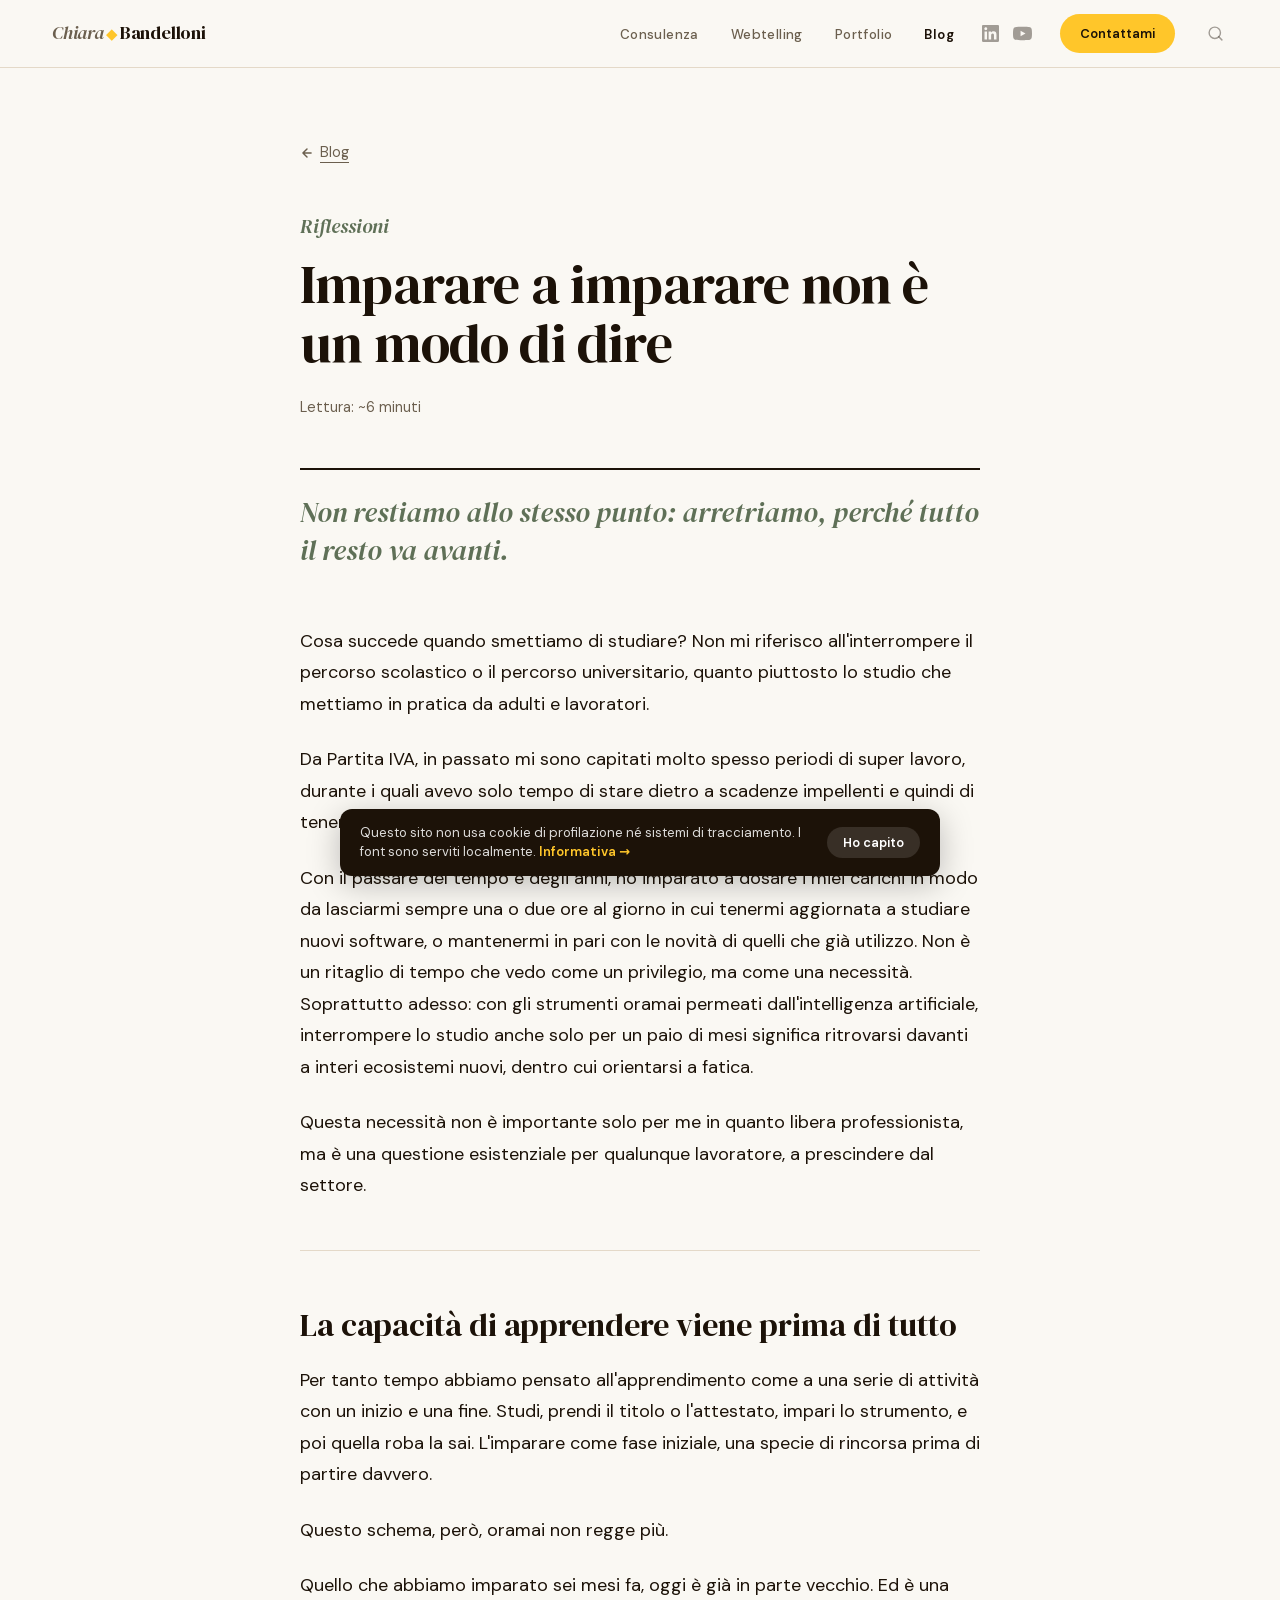
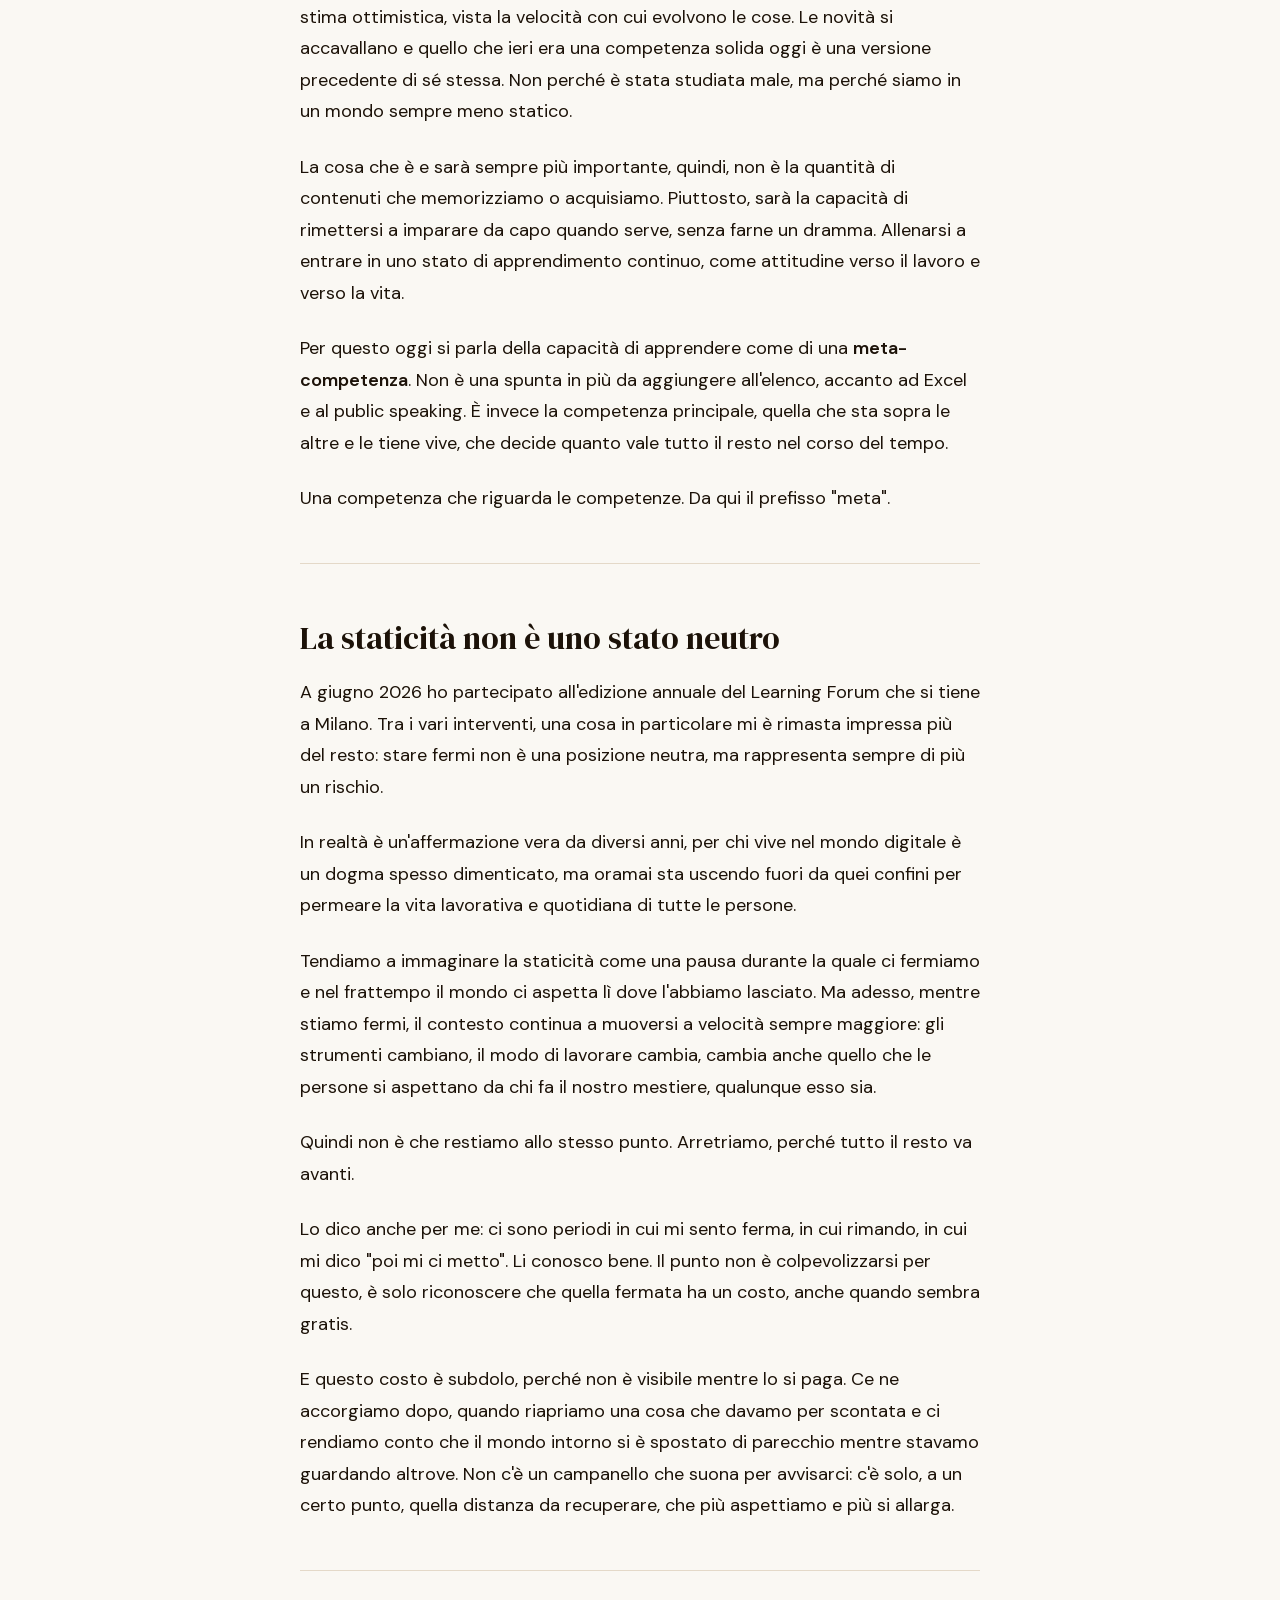
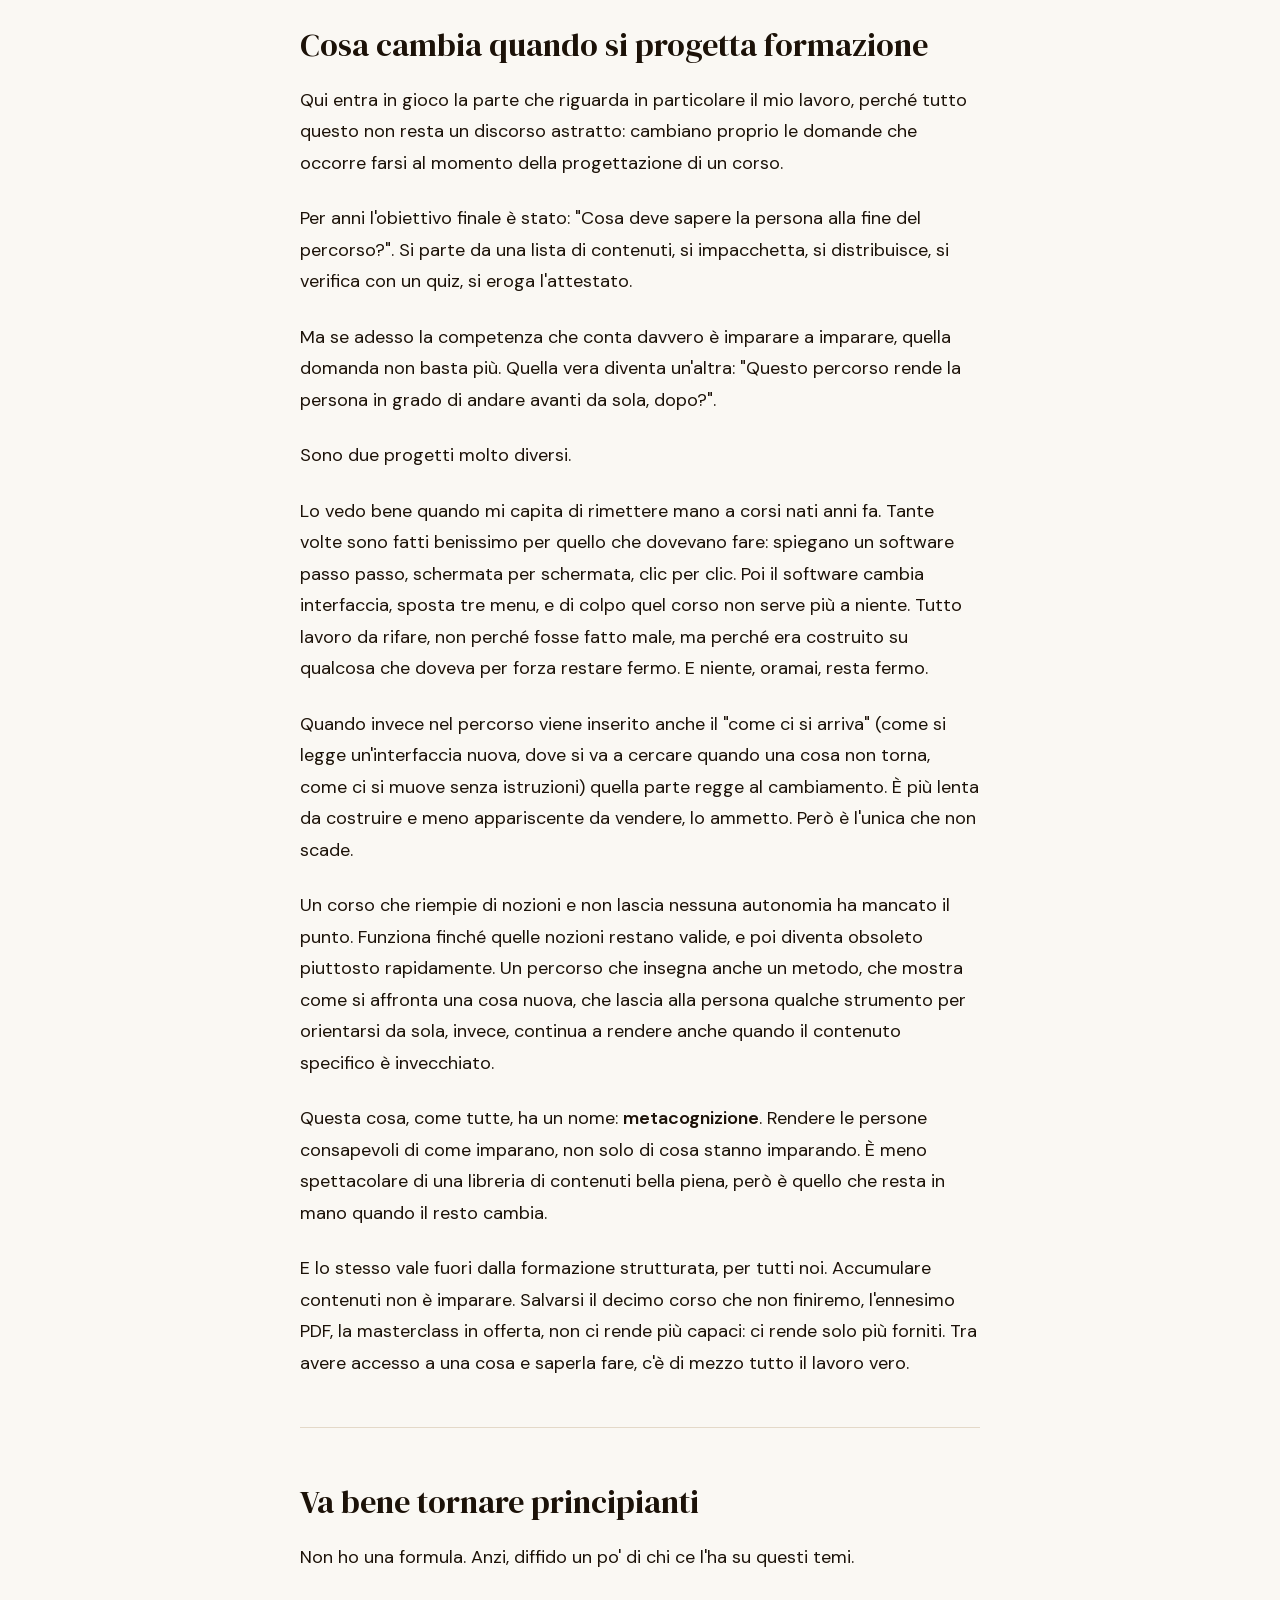
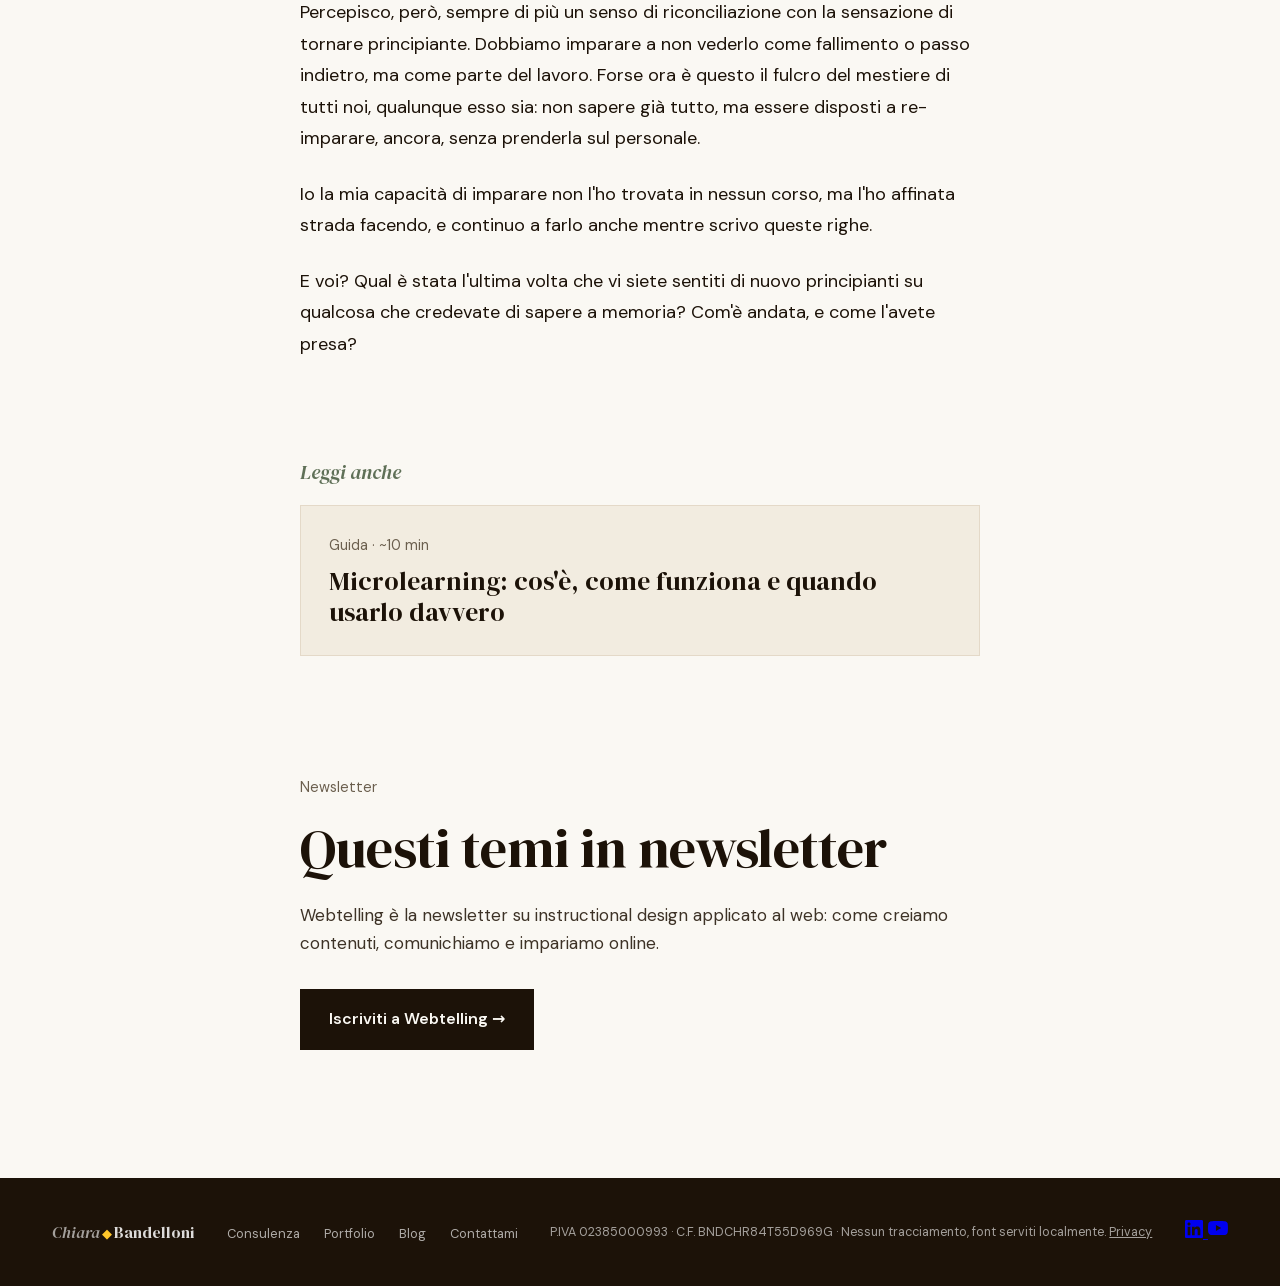
<file: blog/imparare-a-imparare-meta-competenza.html>
<!DOCTYPE html>
<html lang="it">
<head>
<meta charset="UTF-8">
<meta name="viewport" content="width=device-width, initial-scale=1.0">
<title>Imparare a imparare: la meta-competenza che conta — Chiara Bandelloni</title>
<meta name="description" content="Imparare a imparare è diventata la meta-competenza che decide il valore di tutte le altre. Cosa significa, e perché la staticità è un rischio.">
<link rel="canonical" href="https://chiarabandelloni.it/blog/imparare-a-imparare-meta-competenza">
<meta property="og:type" content="article">
<meta property="og:url" content="https://chiarabandelloni.it/blog/imparare-a-imparare-meta-competenza">
<meta property="og:title" content="Imparare a imparare: la meta-competenza che conta — Chiara Bandelloni">
<meta property="og:description" content="Imparare a imparare è diventata la meta-competenza che decide il valore di tutte le altre. Cosa significa, e perché la staticità è un rischio.">
<meta property="og:image" content="https://chiarabandelloni.it/og-image.png">
<meta property="og:site_name" content="Chiara Bandelloni">
<meta property="og:locale" content="it_IT">
<meta name="twitter:card" content="summary_large_image">
<meta name="twitter:title" content="Imparare a imparare: la meta-competenza che conta — Chiara Bandelloni">
<meta name="twitter:description" content="Imparare a imparare è diventata la meta-competenza che decide il valore di tutte le altre. Cosa significa, e perché la staticità è un rischio.">
<meta name="twitter:image" content="https://chiarabandelloni.it/og-image.png">
<link rel="stylesheet" href="../fonts/fonts.css">
<link rel="stylesheet" href="../search.css">
<link rel="icon" type="image/svg+xml" href="../favicon.svg">
<style>
*, *::before, *::after { box-sizing: border-box; margin: 0; padding: 0; }
:root {
  --yellow:      #ffc62a;
  --yellow-pale: #fff8e1;
  --brown:       #1c1208;
  --warm-white:  #faf8f3;
  --cream:       #f2ece0;
  --muted:       #6b5f4e;
  --border:      #e4d9c8;
  --sage:        #5f7057;
  --dark-bg:     #1a1008;
  --serif:       'DM Serif Display', Georgia, serif;
  --sans:        'DM Sans', system-ui, sans-serif;
}
html { scroll-behavior: smooth; }
body { font-family: var(--sans); background: var(--warm-white); color: var(--brown); font-size: 17px; line-height: 1.65; -webkit-font-smoothing: antialiased; overflow-x: hidden; }
nav { position: sticky; top: 0; z-index: 100; background: var(--warm-white); border-bottom: 1px solid var(--border); padding: 0 52px; height: 68px; display: flex; align-items: center; justify-content: space-between; }
.nav-logo { font-family: var(--serif); font-size: 1.15rem; font-weight: 400; color: var(--brown); text-decoration: none; letter-spacing: -0.01em; }
.nav-logo em { font-style: italic; color: var(--muted); }
.nav-logo-sym { color: var(--yellow); padding: 0 2px; font-style: normal; font-size: 0.82em; vertical-align: middle; }
.nav-right { display: flex; align-items: center; gap: 28px; }
.nav-links { display: flex; align-items: center; gap: 32px; list-style: none; }
.nav-links a { font-size: 0.83rem; font-weight: 500; color: var(--muted); text-decoration: none; letter-spacing: 0.03em; transition: color 0.2s; }
.nav-links a:hover, .nav-links a.active { color: var(--brown); font-weight: 600; }
.nav-social { display: flex; align-items: center; gap: 14px; }
.nav-social-link { color: rgba(28,18,8,0.4); display: flex; align-items: center; text-decoration: none; transition: color 0.2s; }
.nav-social-link:hover { color: var(--brown); }
.nav-cta { background: var(--yellow); color: var(--brown); font-size: 0.8rem; font-weight: 700; padding: 9px 20px; border-radius: 100px; text-decoration: none; transition: background 0.2s; white-space: nowrap; }
.nav-cta:hover { background: var(--brown); color: var(--yellow); }
.nav-links-mobile-only { display: none; }

/* ── HAMBURGER ── */
.nav-hamburger { display: none; flex-direction: column; gap: 5px; background: none; border: none; cursor: pointer; padding: 6px 2px; -webkit-tap-highlight-color: transparent; }
.nav-hamburger span { display: block; width: 22px; height: 2px; background: var(--brown); border-radius: 2px; transition: transform 0.28s ease, opacity 0.28s ease; transform-origin: center; }
.nav-hamburger.open span:nth-child(1) { transform: translateY(7px) rotate(45deg); }
.nav-hamburger.open span:nth-child(2) { opacity: 0; }
.nav-hamburger.open span:nth-child(3) { transform: translateY(-7px) rotate(-45deg); }

/* ─────────────────────────────────────────
   LAYOUT COMUNE
───────────────────────────────────────── */
.wrap { max-width: 1280px; margin: 0 auto; padding: 0 48px; }
.block { padding-top: 140px; }

.h-section {
  font-family: var(--serif);
  font-weight: 400;
  font-size: clamp(2rem, 3.4vw, 2.75rem);
  line-height: 1.12;
}

.note {
  font-family: var(--serif);
  font-style: italic;
  color: var(--sage);
  line-height: 1.3;
}

.text-link {
  color: var(--brown);
  font-weight: 600;
  text-decoration: underline;
  text-decoration-thickness: 1px;
  text-underline-offset: 5px;
}
.text-link:hover { text-decoration-thickness: 2px; }

.btn-dark {
  display: inline-block;
  padding: 16px 28px;
  background: var(--brown);
  color: var(--warm-white);
  font-weight: 600;
  font-size: 1rem;
  text-decoration: none;
  border: 1.5px solid var(--brown);
  transition: background 0.2s, color 0.2s;
}
.btn-dark:hover { background: transparent; color: var(--brown); }

/* ─────────────────────────────────────────
   ARTICOLO
───────────────────────────────────────── */
.col { max-width: 680px; margin: 0 auto; }

.post-header { padding: 72px 24px 0; }
.back-link { display: inline-flex; align-items: center; gap: 6px; font-size: 0.9rem; color: var(--muted); text-decoration: underline; text-decoration-thickness: 1px; text-underline-offset: 5px; margin-bottom: 48px; }
.back-link:hover { color: var(--brown); }
.post-category { font-family: var(--serif); font-style: italic; color: var(--sage); font-size: 1.25rem; line-height: 1.3; margin-bottom: 16px; }
h1 { font-family: var(--serif); font-weight: 400; font-size: clamp(2.2rem, 4.6vw, 3.4rem); line-height: 1.08; letter-spacing: -0.015em; margin-bottom: 24px; }
.post-meta { font-size: 0.9rem; color: var(--muted); }

.post-visual { padding: 48px 24px 0; }
.post-visual-inner { border-top: 2px solid var(--brown); padding-top: 24px; }
.post-visual-bar { display: none; }
.post-visual-quote { font-family: var(--serif); font-style: italic; color: var(--sage); font-size: clamp(1.4rem, 2.6vw, 1.75rem); line-height: 1.35; }

.post-body { padding: 56px 24px 0; }
.prose p { margin-bottom: 24px; font-size: 18px; line-height: 1.75; }
.prose p:last-child { margin-bottom: 0; }
.prose h2 { font-family: var(--serif); font-weight: 400; font-size: clamp(1.6rem, 2.6vw, 2rem); line-height: 1.18; margin: 56px 0 20px; }
.prose h3 { font-family: var(--serif); font-weight: 400; font-size: 1.4rem; line-height: 1.25; margin: 40px 0 14px; }
.prose strong { font-weight: 600; }
.prose em { font-style: italic; }
.prose hr { border: none; border-top: 1px solid var(--border); margin: 48px 0; }
.prose ul, .prose ol { margin: 0 0 24px; padding-left: 0; list-style: none; }
.prose ul li, .prose ol li { position: relative; padding-left: 24px; margin-bottom: 10px; font-size: 18px; line-height: 1.7; }
.prose ul li::before { content: ''; position: absolute; left: 2px; top: 13px; width: 6px; height: 6px; background: var(--brown); }
.prose ol { counter-reset: prose-counter; }
.prose ol li { counter-increment: prose-counter; }
.prose ol li::before { content: counter(prose-counter) "."; position: absolute; left: 0; top: 0; font-family: var(--serif); font-style: italic; color: var(--sage); }
.prose a { color: var(--brown); text-decoration: underline; text-decoration-thickness: 1px; text-underline-offset: 4px; }
.prose a:hover { text-decoration-thickness: 2px; }
.prose .checklist { background: var(--cream); border-top: 2px solid var(--brown); padding: 28px 32px; margin: 32px 0; }
.prose .checklist p.checklist-title { font-weight: 600; font-size: 0.95rem; margin-bottom: 16px; }
.prose .checklist ol { margin-bottom: 0; }
.prose .question-block { border-left: 2px solid var(--brown); padding: 4px 0 4px 24px; margin: 32px 0; }
.prose .question-block p { margin: 0; font-family: var(--serif); font-size: 1.4rem; line-height: 1.3; }
.prose .question-block strong { font-weight: 400; }

.post-related { padding: 96px 24px 0; }
.related-label { font-family: var(--serif); font-style: italic; color: var(--sage); font-size: 1.25rem; margin-bottom: 16px; }
.related-card { display: block; padding: 28px; background: var(--cream); border: 1px solid var(--border); color: var(--brown); text-decoration: none; transition: border-color 0.2s; }
.related-card:hover { border-color: var(--brown); }
.related-arrow { display: none; }
.related-tag { font-size: 0.9rem; color: var(--muted); margin-bottom: 8px; }
.related-title { font-family: var(--serif); font-size: 1.6rem; line-height: 1.2; }

.post-cta { padding: 120px 24px 128px; }
.cta-label { font-size: 0.9rem; color: var(--muted); margin-bottom: 20px; }
.cta-label::first-letter { text-transform: uppercase; }
.cta-title { font-family: var(--serif); font-weight: 400; font-size: clamp(2.2rem, 5vw, 3.4rem); line-height: 1.05; letter-spacing: -0.015em; }
.cta-body { margin: 24px 0 32px; color: #3d3226; }

/* ─────────────────────────────────────────
   FOOTER
───────────────────────────────────────── */
footer {
  background: var(--brown);
  padding: 40px 52px;
  display: flex;
  justify-content: space-between;
  align-items: center;
}

.footer-logo {
  font-family: var(--serif);
  font-size: 1rem;
  color: rgba(255,255,255,0.85);
  text-decoration: none;
  font-weight: 400;
}
.footer-logo em { font-style: italic; color: rgba(255,255,255,0.6); font-weight: 400; }
.footer-logo-sym { color: var(--yellow); padding: 0 2px; font-style: normal; font-size: 0.82em; vertical-align: middle; }

.footer-links {
  display: flex; gap: 24px; list-style: none;
}
.footer-links a {
  font-size: 0.8rem;
  color: rgba(255,255,255,0.65);
  text-decoration: none;
  transition: color 0.2s;
}
.footer-links a:hover { color: #fff; }

.footer-copy {
  font-size: 0.78rem;
  color: rgba(255,255,255,0.6);
}


/* ── RESPONSIVE ── */
@media (max-width: 1024px) {
  nav { padding: 0 24px; }
  footer { padding: 32px; }
}
@media (max-width: 640px) {
  nav { padding: 0 20px; height: 60px; }
  .nav-hamburger { display: flex; }
  .nav-social { display: none; } .nav-cta { display: none; } .nav-links-mobile-only { display: block; }
  .nav-links { display: none; position: fixed; top: 60px; left: 0; right: 0; flex-direction: column; gap: 0; background: var(--warm-white); border-bottom: 1px solid var(--border); padding: 8px 0 16px; box-shadow: 0 8px 24px rgba(28,18,8,0.08); z-index: 99; }
  .nav-links.open { display: flex; }
  .nav-links li { border-bottom: 1px solid var(--border); }
  .nav-links li:last-child { border-bottom: none; }
  .nav-links a { display: block; padding: 14px 20px; font-size: 0.92rem; color: var(--brown); }
  .post-header { padding: 40px 20px 0; }
  .back-link { margin-bottom: 32px; }
  .post-visual, .post-body { padding-left: 20px; padding-right: 20px; }
  .post-related { padding: 72px 20px 0; }
  .post-cta { padding: 88px 20px 80px; }
  .prose .checklist { padding: 24px 20px; }
  footer { flex-direction: column; gap: 20px; text-align: center; padding: 32px 20px; }
  .footer-links { flex-wrap: wrap; justify-content: center; gap: 16px; }
}
#cookie-notice {
  position: fixed;
  bottom: 24px; left: 50%;
  transform: translateX(-50%);
  background: var(--brown);
  color: rgba(255,255,255,0.85);
  padding: 14px 20px;
  border-radius: 12px;
  font-size: 0.82rem;
  line-height: 1.5;
  display: flex;
  align-items: center;
  gap: 20px;
  max-width: min(600px, calc(100vw - 32px));
  box-shadow: 0 8px 32px rgba(0,0,0,0.25);
  z-index: 9999;
  transition: opacity 0.3s, transform 0.3s;
}
#cookie-notice.hidden {
  opacity: 0;
  pointer-events: none;
  transform: translateX(-50%) translateY(12px);
}
#cookie-notice a { color: var(--yellow); text-decoration: none; font-weight: 600; white-space: nowrap; }
#cookie-notice a:hover { text-decoration: underline; }
#cookie-close {
  background: rgba(255,255,255,0.12);
  border: none;
  color: #fff;
  font-size: 0.8rem;
  font-weight: 600;
  padding: 7px 16px;
  border-radius: 100px;
  cursor: pointer;
  white-space: nowrap;
  font-family: var(--sans);
  transition: background 0.2s;
  flex-shrink: 0;
}
#cookie-close:hover { background: rgba(255,255,255,0.22); }
@media (max-width: 640px) {
  #cookie-notice { bottom: 16px; flex-direction: column; align-items: flex-start; gap: 12px; }
}
</style>
</head>
<body>

<nav>
  <a href="../index.html" class="nav-logo"><em>Chiara</em><span class="nav-logo-sym">◆</span>Bandelloni</a>
  <div class="nav-right">
    <ul class="nav-links">
      <li><a href="../index.html#consulenza">Consulenza</a></li>
      <li><a href="https://chiarabandelloni.substack.com/" target="_blank" rel="noopener">Webtelling</a></li>
      <li><a href="../index.html#portfolio">Portfolio</a></li>
      <li><a href="index.html" class="active">Blog</a></li>
    </ul>
    <div class="nav-social">
      <a href="https://www.linkedin.com/in/chiarabandelloni/" target="_blank" rel="noopener" class="nav-social-link" aria-label="LinkedIn">
        <svg width="17" height="17" viewBox="0 0 24 24" fill="currentColor"><path d="M20.447 20.452h-3.554v-5.569c0-1.328-.027-3.037-1.852-3.037-1.853 0-2.136 1.445-2.136 2.939v5.667H9.351V9h3.414v1.561h.046c.477-.9 1.637-1.85 3.37-1.85 3.601 0 4.267 2.37 4.267 5.455v6.286zM5.337 7.433c-1.144 0-2.063-.926-2.063-2.065 0-1.138.92-2.063 2.063-2.063 1.14 0 2.064.925 2.064 2.063 0 1.139-.925 2.065-2.064 2.065zm1.782 13.019H3.555V9h3.564v11.452zM22.225 0H1.771C.792 0 0 .774 0 1.729v20.542C0 23.227.792 24 1.771 24h20.451C23.2 24 24 23.227 24 22.271V1.729C24 .774 23.2 0 22.222 0h.003z"/></svg>
      </a>
      <a href="https://www.youtube.com/@webtelling" target="_blank" rel="noopener" class="nav-social-link" aria-label="YouTube">
        <svg width="19" height="19" viewBox="0 0 24 24" fill="currentColor"><path d="M23.498 6.186a3.016 3.016 0 0 0-2.122-2.136C19.505 3.545 12 3.545 12 3.545s-7.505 0-9.377.505A3.017 3.017 0 0 0 .502 6.186C0 8.07 0 12 0 12s0 3.93.502 5.814a3.016 3.016 0 0 0 2.122 2.136c1.871.505 9.376.505 9.376.505s7.505 0 9.377-.505a3.015 3.015 0 0 0 2.122-2.136C24 15.93 24 12 24 12s0-3.93-.502-5.814zM9.545 15.568V8.432L15.818 12l-6.273 3.568z"/></svg>
      </a>
    </div>
    <a href="../contattami.html" class="nav-cta">Contattami</a>
    <button class="nav-search-btn" aria-label="Cerca nel sito">
      <svg width="17" height="17" viewBox="0 0 24 24" fill="none" stroke="currentColor" stroke-width="2" stroke-linecap="round" stroke-linejoin="round"><circle cx="11" cy="11" r="8"/><path d="m21 21-4.35-4.35"/></svg>
    </button>
    <button class="nav-hamburger" aria-label="Menu" aria-expanded="false">
      <span></span><span></span><span></span>
    </button>
  </div>
</nav>

<div class="post-header">
  <div class="post-header-inner col">
    <a href="index.html" class="back-link">
      <svg width="14" height="14" viewBox="0 0 24 24" fill="none" stroke="currentColor" stroke-width="2.5" stroke-linecap="round" stroke-linejoin="round"><path d="M19 12H5M12 19l-7-7 7-7"/></svg>
      Blog
    </a>
    <p class="post-category">Riflessioni</p>
    <h1>Imparare a imparare non è un modo di dire</h1>
    <p class="post-meta">Lettura: ~6 minuti</p>
  </div>
</div>

<!-- ── POST VISUAL ── -->
<div class="post-visual">
  <div class="post-visual-inner col">
    <div class="post-visual-bar"></div>
    <p class="post-visual-quote">Non restiamo allo stesso punto: arretriamo, perché tutto il resto va avanti.</p>
  </div>
</div>

<div class="post-body">
  <div class="post-body-inner col">
    <div class="prose">

      <p>Cosa succede quando smettiamo di studiare? Non mi riferisco all'interrompere il percorso scolastico o il percorso universitario, quanto piuttosto lo studio che mettiamo in pratica da adulti e lavoratori.</p>

      <p>Da Partita IVA, in passato mi sono capitati molto spesso periodi di super lavoro, durante i quali avevo solo tempo di stare dietro a scadenze impellenti e quindi di tenermi occupata dalle nove del mattino fino alle otto di sera.</p>

      <p>Con il passare del tempo e degli anni, ho imparato a dosare i miei carichi in modo da lasciarmi sempre una o due ore al giorno in cui tenermi aggiornata a studiare nuovi software, o mantenermi in pari con le novità di quelli che già utilizzo. Non è un ritaglio di tempo che vedo come un privilegio, ma come una necessità. Soprattutto adesso: con gli strumenti oramai permeati dall'intelligenza artificiale, interrompere lo studio anche solo per un paio di mesi significa ritrovarsi davanti a interi ecosistemi nuovi, dentro cui orientarsi a fatica.</p>

      <p>Questa necessità non è importante solo per me in quanto libera professionista, ma è una questione esistenziale per qualunque lavoratore, a prescindere dal settore.</p>

      <hr>

      <h2>La capacità di apprendere viene prima di tutto</h2>

      <p>Per tanto tempo abbiamo pensato all'apprendimento come a una serie di attività con un inizio e una fine. Studi, prendi il titolo o l'attestato, impari lo strumento, e poi quella roba la sai. L'imparare come fase iniziale, una specie di rincorsa prima di partire davvero.</p>

      <p>Questo schema, però, oramai non regge più.</p>

      <p>Quello che abbiamo imparato sei mesi fa, oggi è già in parte vecchio. Ed è una stima ottimistica, vista la velocità con cui evolvono le cose. Le novità si accavallano e quello che ieri era una competenza solida oggi è una versione precedente di sé stessa. Non perché è stata studiata male, ma perché siamo in un mondo sempre meno statico.</p>

      <p>La cosa che è e sarà sempre più importante, quindi, non è la quantità di contenuti che memorizziamo o acquisiamo. Piuttosto, sarà la capacità di rimettersi a imparare da capo quando serve, senza farne un dramma. Allenarsi a entrare in uno stato di apprendimento continuo, come attitudine verso il lavoro e verso la vita.</p>

      <p>Per questo oggi si parla della capacità di apprendere come di una <strong>meta-competenza</strong>. Non è una spunta in più da aggiungere all'elenco, accanto ad Excel e al public speaking. È invece la competenza principale, quella che sta sopra le altre e le tiene vive, che decide quanto vale tutto il resto nel corso del tempo.</p>

      <p>Una competenza che riguarda le competenze. Da qui il prefisso "meta".</p>

      <hr>

      <h2>La staticità non è uno stato neutro</h2>

      <p>A giugno 2026 ho partecipato all'edizione annuale del Learning Forum che si tiene a Milano. Tra i vari interventi, una cosa in particolare mi è rimasta impressa più del resto: stare fermi non è una posizione neutra, ma rappresenta sempre di più un rischio.</p>

      <p>In realtà è un'affermazione vera da diversi anni, per chi vive nel mondo digitale è un dogma spesso dimenticato, ma oramai sta uscendo fuori da quei confini per permeare la vita lavorativa e quotidiana di tutte le persone.</p>

      <p>Tendiamo a immaginare la staticità come una pausa durante la quale ci fermiamo e nel frattempo il mondo ci aspetta lì dove l'abbiamo lasciato. Ma adesso, mentre stiamo fermi, il contesto continua a muoversi a velocità sempre maggiore: gli strumenti cambiano, il modo di lavorare cambia, cambia anche quello che le persone si aspettano da chi fa il nostro mestiere, qualunque esso sia.</p>

      <p>Quindi non è che restiamo allo stesso punto. Arretriamo, perché tutto il resto va avanti.</p>

      <p>Lo dico anche per me: ci sono periodi in cui mi sento ferma, in cui rimando, in cui mi dico "poi mi ci metto". Li conosco bene. Il punto non è colpevolizzarsi per questo, è solo riconoscere che quella fermata ha un costo, anche quando sembra gratis.</p>

      <p>E questo costo è subdolo, perché non è visibile mentre lo si paga. Ce ne accorgiamo dopo, quando riapriamo una cosa che davamo per scontata e ci rendiamo conto che il mondo intorno si è spostato di parecchio mentre stavamo guardando altrove. Non c'è un campanello che suona per avvisarci: c'è solo, a un certo punto, quella distanza da recuperare, che più aspettiamo e più si allarga.</p>

      <hr>

      <h2>Cosa cambia quando si progetta formazione</h2>

      <p>Qui entra in gioco la parte che riguarda in particolare il mio lavoro, perché tutto questo non resta un discorso astratto: cambiano proprio le domande che occorre farsi al momento della progettazione di un corso.</p>

      <p>Per anni l'obiettivo finale è stato: "Cosa deve sapere la persona alla fine del percorso?". Si parte da una lista di contenuti, si impacchetta, si distribuisce, si verifica con un quiz, si eroga l'attestato.</p>

      <p>Ma se adesso la competenza che conta davvero è imparare a imparare, quella domanda non basta più. Quella vera diventa un'altra: "Questo percorso rende la persona in grado di andare avanti da sola, dopo?".</p>

      <p>Sono due progetti molto diversi.</p>

      <p>Lo vedo bene quando mi capita di rimettere mano a corsi nati anni fa. Tante volte sono fatti benissimo per quello che dovevano fare: spiegano un software passo passo, schermata per schermata, clic per clic. Poi il software cambia interfaccia, sposta tre menu, e di colpo quel corso non serve più a niente. Tutto lavoro da rifare, non perché fosse fatto male, ma perché era costruito su qualcosa che doveva per forza restare fermo. E niente, oramai, resta fermo.</p>

      <p>Quando invece nel percorso viene inserito anche il "come ci si arriva" (come si legge un'interfaccia nuova, dove si va a cercare quando una cosa non torna, come ci si muove senza istruzioni) quella parte regge al cambiamento. È più lenta da costruire e meno appariscente da vendere, lo ammetto. Però è l'unica che non scade.</p>

      <p>Un corso che riempie di nozioni e non lascia nessuna autonomia ha mancato il punto. Funziona finché quelle nozioni restano valide, e poi diventa obsoleto piuttosto rapidamente. Un percorso che insegna anche un metodo, che mostra come si affronta una cosa nuova, che lascia alla persona qualche strumento per orientarsi da sola, invece, continua a rendere anche quando il contenuto specifico è invecchiato.</p>

      <p>Questa cosa, come tutte, ha un nome: <strong>metacognizione</strong>. Rendere le persone consapevoli di come imparano, non solo di cosa stanno imparando. È meno spettacolare di una libreria di contenuti bella piena, però è quello che resta in mano quando il resto cambia.</p>

      <p>E lo stesso vale fuori dalla formazione strutturata, per tutti noi. Accumulare contenuti non è imparare. Salvarsi il decimo corso che non finiremo, l'ennesimo PDF, la masterclass in offerta, non ci rende più capaci: ci rende solo più forniti. Tra avere accesso a una cosa e saperla fare, c'è di mezzo tutto il lavoro vero.</p>

      <hr>

      <h2>Va bene tornare principianti</h2>

      <p>Non ho una formula. Anzi, diffido un po' di chi ce l'ha su questi temi.</p>

      <p>Percepisco, però, sempre di più un senso di riconciliazione con la sensazione di tornare principiante. Dobbiamo imparare a non vederlo come fallimento o passo indietro, ma come parte del lavoro. Forse ora è questo il fulcro del mestiere di tutti noi, qualunque esso sia: non sapere già tutto, ma essere disposti a re-imparare, ancora, senza prenderla sul personale.</p>

      <p>Io la mia capacità di imparare non l'ho trovata in nessun corso, ma l'ho affinata strada facendo, e continuo a farlo anche mentre scrivo queste righe.</p>

      <p>E voi? Qual è stata l'ultima volta che vi siete sentiti di nuovo principianti su qualcosa che credevate di sapere a memoria? Com'è andata, e come l'avete presa?</p>

    </div>
  </div>
</div>

<!-- ── RELATED ── -->
<div class="post-related">
  <div class="post-related-inner col">
    <p class="related-label">Leggi anche</p>
    <a href="microlearning-guida-completa.html" class="related-card">
      <div class="related-arrow">
        <svg width="16" height="16" viewBox="0 0 24 24" fill="none" stroke="currentColor" stroke-width="2.5" stroke-linecap="round" stroke-linejoin="round"><path d="M5 12h14M12 5l7 7-7 7"/></svg>
      </div>
      <div class="related-content">
        <p class="related-tag">Guida · ~10 min</p>
        <p class="related-title">Microlearning: cos'è, come funziona e quando usarlo davvero</p>
      </div>
    </a>
  </div>
</div>

<!-- ── CTA ── -->
<div class="post-cta">
  <div class="post-cta-inner col">
    <p class="cta-label">newsletter</p>
    <h2 class="cta-title">Questi temi in newsletter</h2>
    <p class="cta-body">Webtelling è la newsletter su instructional design applicato al web: come creiamo contenuti, comunichiamo e impariamo online.</p>
    <a href="https://chiarabandelloni.substack.com/" target="_blank" rel="noopener" class="btn-dark">Iscriviti a Webtelling →</a>
  </div>
</div>

<footer>
  <a href="../index.html" class="footer-logo"><em>Chiara</em><span class="footer-logo-sym">◆</span>Bandelloni</a>
  <ul class="footer-links">
    <li><a href="../index.html#consulenza">Consulenza</a></li>
    <li><a href="../index.html#portfolio">Portfolio</a></li>
    <li><a href="index.html">Blog</a></li>
    <li><a href="../contattami.html">Contattami</a></li>
  </ul>
  <p class="footer-copy">P.IVA 02385000993 · C.F. BNDCHR84T55D969G · Nessun tracciamento, font serviti localmente. <a href="../privacy-policy.html" style="color:inherit">Privacy</a></p>
  <div class="footer-social">
    <a href="https://www.linkedin.com/in/chiarabandelloni/" target="_blank" rel="noopener" class="footer-social-link" aria-label="LinkedIn">
      <svg width="18" height="18" viewBox="0 0 24 24" fill="currentColor"><path d="M20.447 20.452h-3.554v-5.569c0-1.328-.027-3.037-1.852-3.037-1.853 0-2.136 1.445-2.136 2.939v5.667H9.351V9h3.414v1.561h.046c.477-.9 1.637-1.85 3.37-1.85 3.601 0 4.267 2.37 4.267 5.455v6.286zM5.337 7.433c-1.144 0-2.063-.926-2.063-2.065 0-1.138.92-2.063 2.063-2.063 1.14 0 2.064.925 2.064 2.063 0 1.139-.925 2.065-2.064 2.065zm1.782 13.019H3.555V9h3.564v11.452zM22.225 0H1.771C.792 0 0 .774 0 1.729v20.542C0 23.227.792 24 1.771 24h20.451C23.2 24 24 23.227 24 22.271V1.729C24 .774 23.2 0 22.222 0h.003z"/></svg>
    </a>
    <a href="https://www.youtube.com/@webtelling" target="_blank" rel="noopener" class="footer-social-link" aria-label="YouTube">
      <svg width="20" height="20" viewBox="0 0 24 24" fill="currentColor"><path d="M23.498 6.186a3.016 3.016 0 0 0-2.122-2.136C19.505 3.545 12 3.545 12 3.545s-7.505 0-9.377.505A3.017 3.017 0 0 0 .502 6.186C0 8.07 0 12 0 12s0 3.93.502 5.814a3.016 3.016 0 0 0 2.122 2.136c1.871.505 9.376.505 9.376.505s7.505 0 9.377-.505a3.015 3.015 0 0 0 2.122-2.136C24 15.93 24 12 24 12s0-3.93-.502-5.814zM9.545 15.568V8.432L15.818 12l-6.273 3.568z"/></svg>
    </a>
  </div>
</footer>

<script>
(function(){
  var btn = document.querySelector('.nav-hamburger');
  var menu = document.querySelector('.nav-links');
  if (!btn || !menu) return;
  btn.addEventListener('click', function(e){
    e.stopPropagation();
    var open = btn.classList.toggle('open');
    menu.classList.toggle('open');
    btn.setAttribute('aria-expanded', open);
  });
  document.addEventListener('click', function(e){
    if (!btn.contains(e.target) && !menu.contains(e.target)){
      btn.classList.remove('open');
      menu.classList.remove('open');
      btn.setAttribute('aria-expanded','false');
    }
  });
  menu.querySelectorAll('a').forEach(function(a){
    a.addEventListener('click', function(){
      btn.classList.remove('open');
      menu.classList.remove('open');
      btn.setAttribute('aria-expanded','false');
    });
  });
})();
</script>
<div id="cookie-notice" role="status" aria-live="polite">
  <span>Questo sito non usa cookie di profilazione né sistemi di tracciamento. I font sono serviti localmente. <a href="../privacy-policy.html#cookie">Informativa →</a></span>
  <button id="cookie-close" aria-label="Chiudi avviso cookie">Ho capito</button>
</div>
<script>
(function(){
  var notice = document.getElementById('cookie-notice');
  var close  = document.getElementById('cookie-close');
  if (!notice || !close) return;
  if (localStorage.getItem('cookie-ok')) { notice.classList.add('hidden'); return; }
  close.addEventListener('click', function(){
    notice.classList.add('hidden');
    localStorage.setItem('cookie-ok', '1');
  });
})();
</script>
<script src="../search.js"></script>
</body>
</html>
</file>
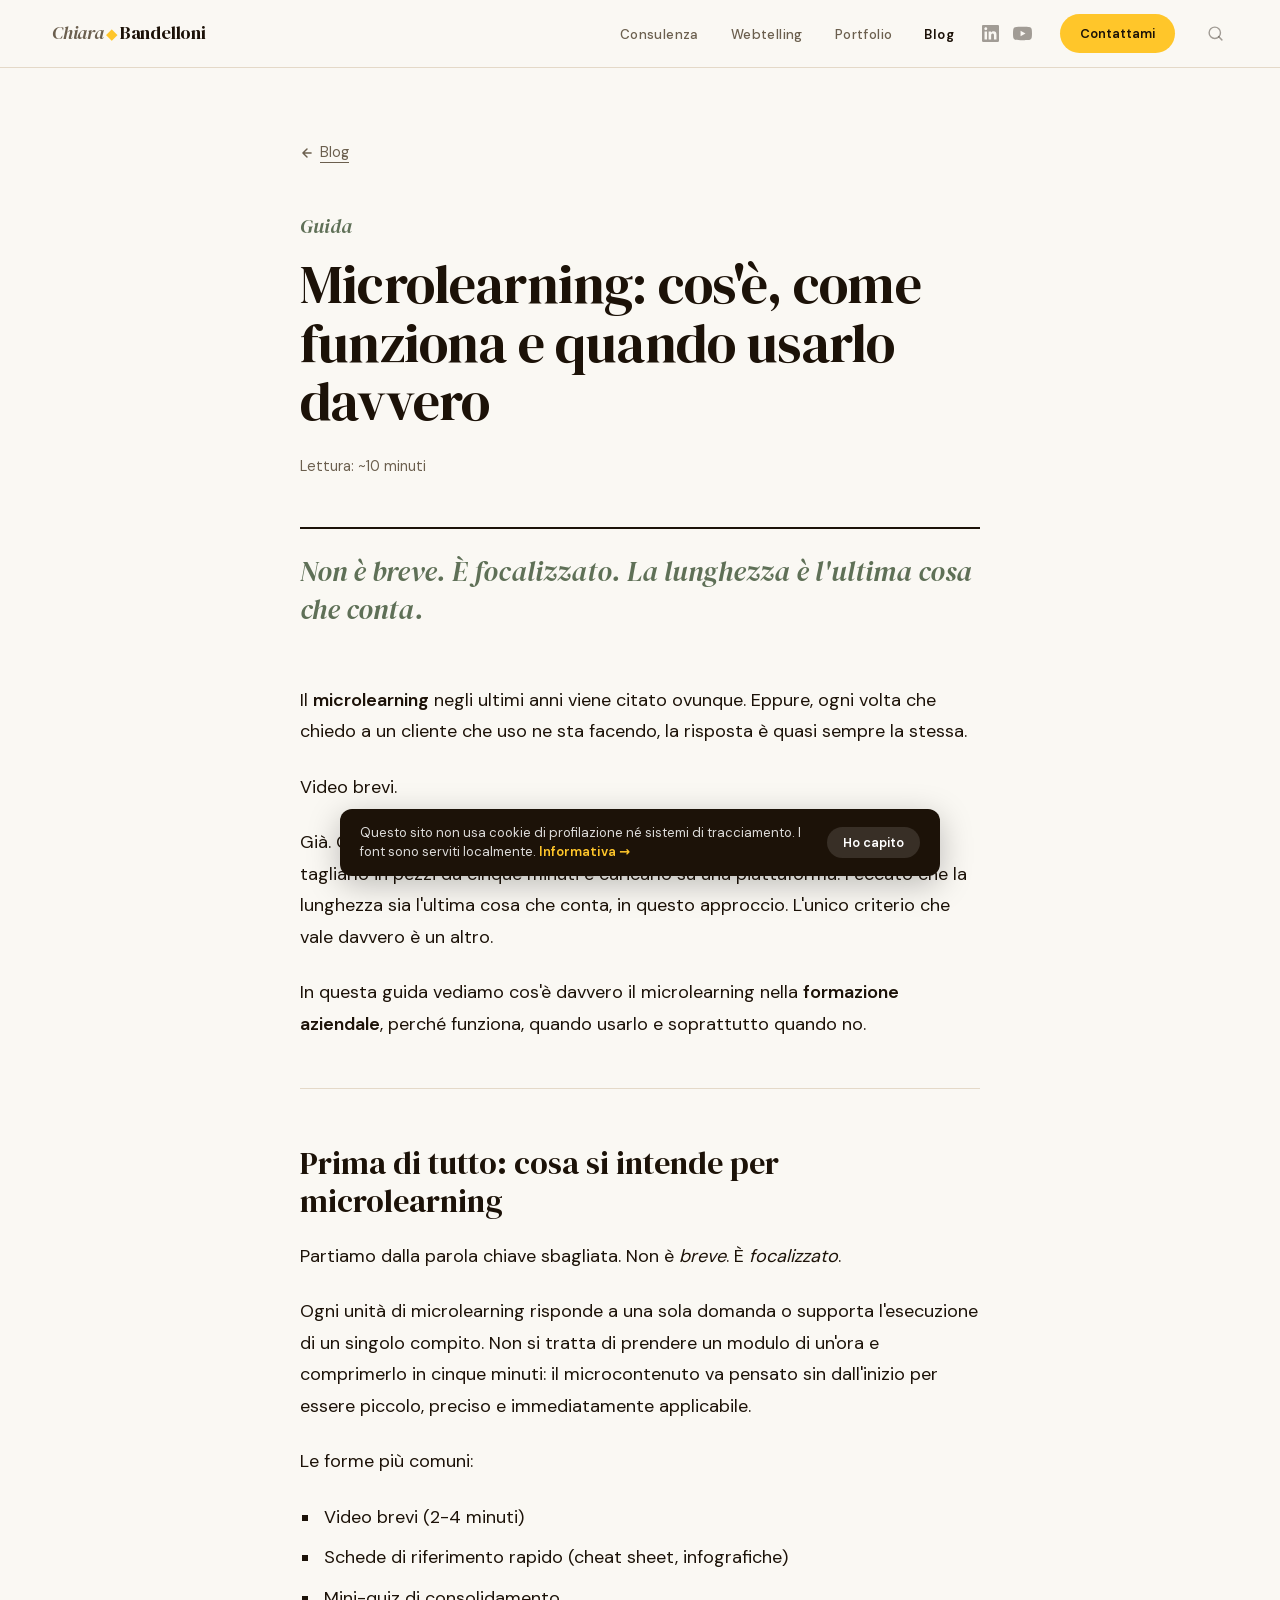
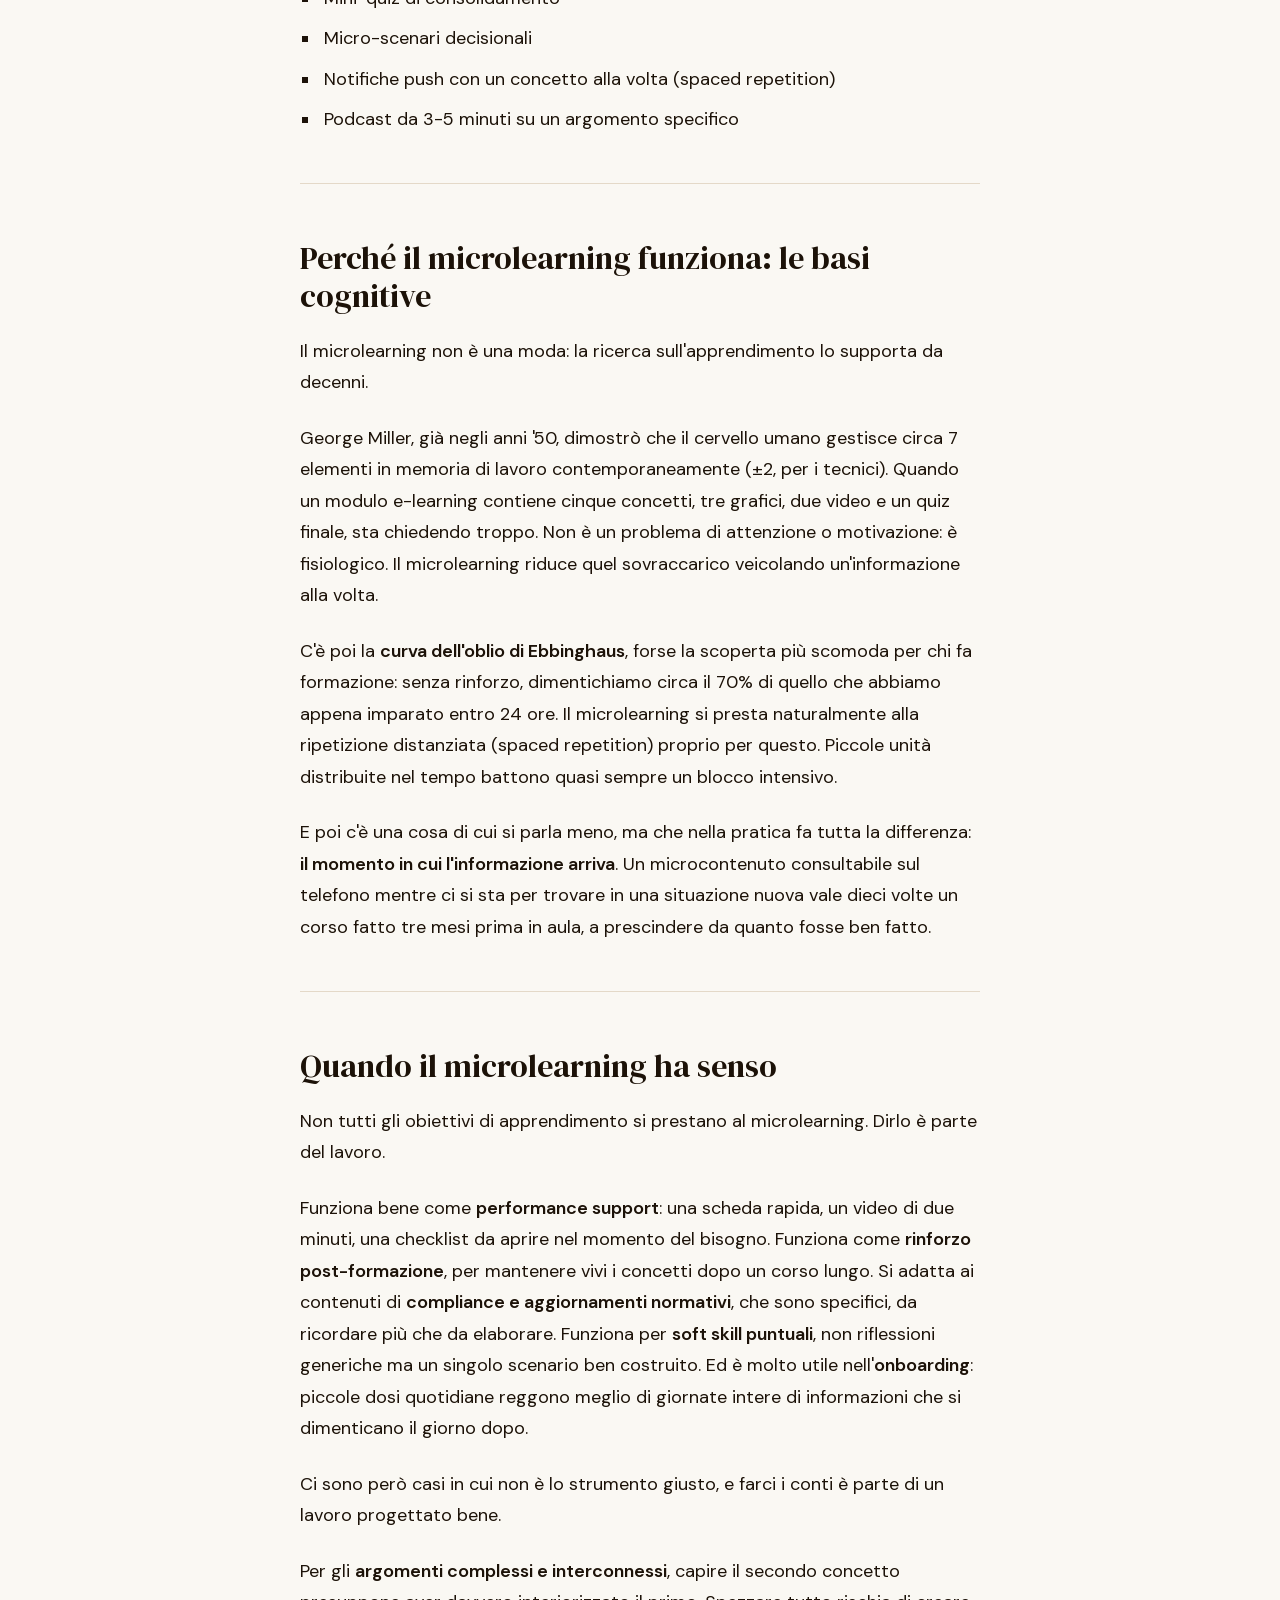
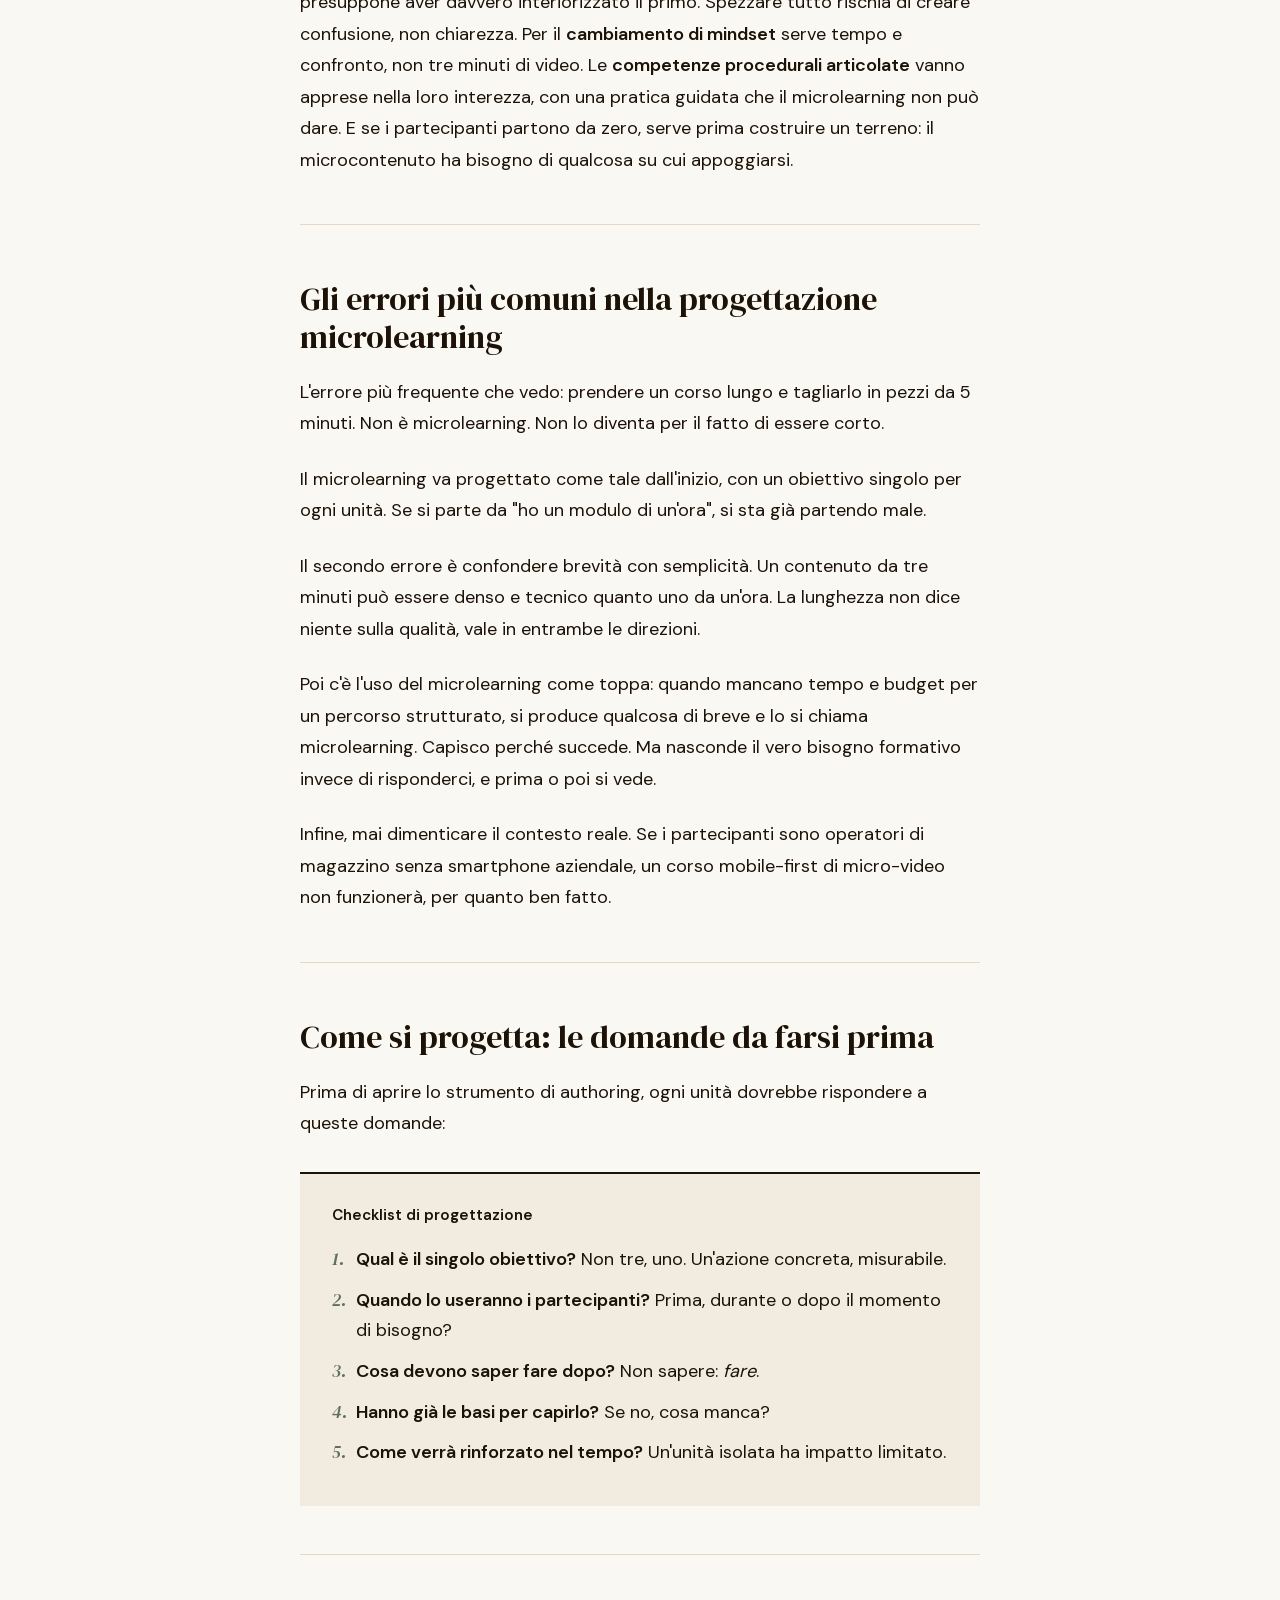
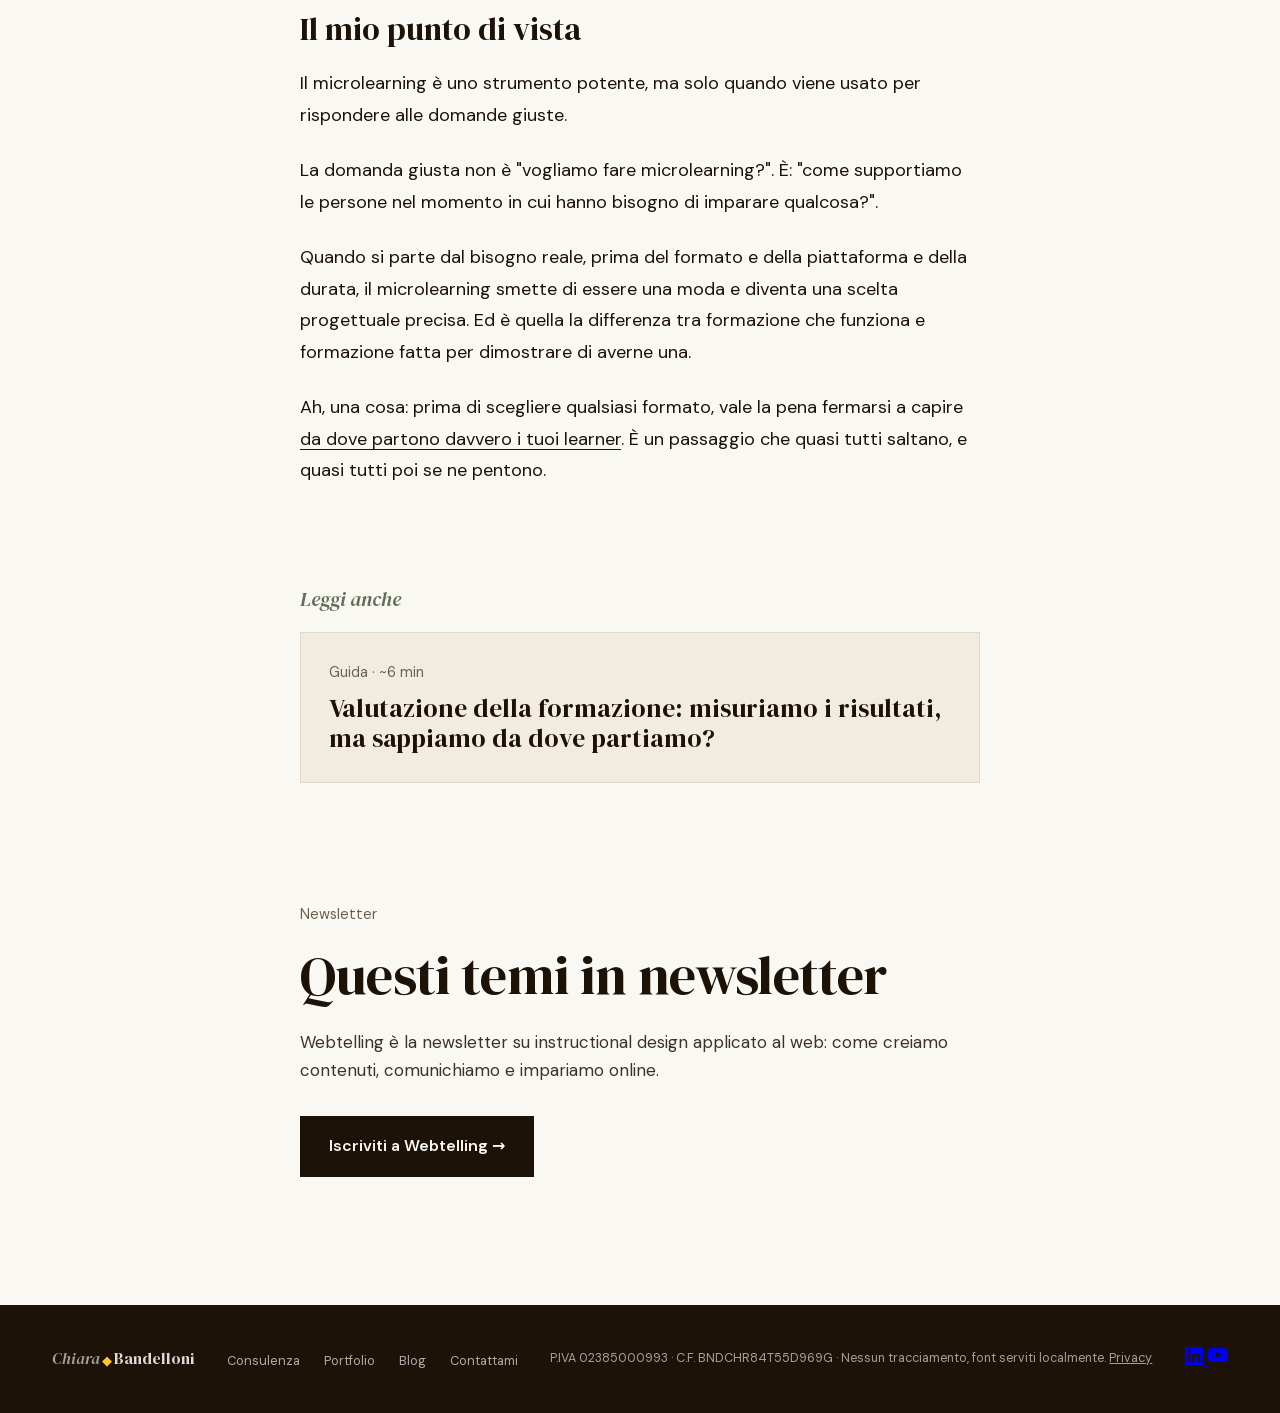
<file: blog/microlearning-guida-completa.html>
<!DOCTYPE html>
<html lang="it">
<head>
<meta charset="UTF-8">
<meta name="viewport" content="width=device-width, initial-scale=1.0">
<title>Microlearning: cos'è, come funziona e quando usarlo davvero — Chiara Bandelloni</title>
<meta name="description" content="Cos'è il microlearning, perché funziona (con le basi cognitive), quando usarlo e gli errori più comuni. Guida pratica per chi progetta formazione aziendale.">
<link rel="canonical" href="https://chiarabandelloni.it/blog/microlearning-guida-completa">
<meta property="og:type" content="article">
<meta property="og:url" content="https://chiarabandelloni.it/blog/microlearning-guida-completa">
<meta property="og:title" content="Microlearning: cos'è, come funziona e quando usarlo davvero — Chiara Bandelloni">
<meta property="og:description" content="Cos'è il microlearning, perché funziona (con le basi cognitive), quando usarlo e gli errori più comuni. Guida pratica per chi progetta formazione aziendale.">
<meta property="og:image" content="https://chiarabandelloni.it/og-image.png">
<meta property="og:site_name" content="Chiara Bandelloni">
<meta property="og:locale" content="it_IT">
<meta name="twitter:card" content="summary_large_image">
<meta name="twitter:title" content="Microlearning: cos'è, come funziona e quando usarlo davvero — Chiara Bandelloni">
<meta name="twitter:description" content="Cos'è il microlearning, perché funziona (con le basi cognitive), quando usarlo e gli errori più comuni. Guida pratica per chi progetta formazione aziendale.">
<meta name="twitter:image" content="https://chiarabandelloni.it/og-image.png">
<link rel="stylesheet" href="../fonts/fonts.css">
<link rel="stylesheet" href="../search.css">
<link rel="icon" type="image/svg+xml" href="../favicon.svg">
<style>
*, *::before, *::after { box-sizing: border-box; margin: 0; padding: 0; }
:root {
  --yellow:      #ffc62a;
  --yellow-pale: #fff8e1;
  --brown:       #1c1208;
  --warm-white:  #faf8f3;
  --cream:       #f2ece0;
  --muted:       #6b5f4e;
  --border:      #e4d9c8;
  --sage:        #5f7057;
  --dark-bg:     #1a1008;
  --serif:       'DM Serif Display', Georgia, serif;
  --sans:        'DM Sans', system-ui, sans-serif;
}
html { scroll-behavior: smooth; }
body { font-family: var(--sans); background: var(--warm-white); color: var(--brown); font-size: 17px; line-height: 1.65; -webkit-font-smoothing: antialiased; overflow-x: hidden; }
nav { position: sticky; top: 0; z-index: 100; background: var(--warm-white); border-bottom: 1px solid var(--border); padding: 0 52px; height: 68px; display: flex; align-items: center; justify-content: space-between; }
.nav-logo { font-family: var(--serif); font-size: 1.15rem; font-weight: 400; color: var(--brown); text-decoration: none; letter-spacing: -0.01em; }
.nav-logo em { font-style: italic; color: var(--muted); }
.nav-logo-sym { color: var(--yellow); padding: 0 2px; font-style: normal; font-size: 0.82em; vertical-align: middle; }
.nav-right { display: flex; align-items: center; gap: 28px; }
.nav-links { display: flex; align-items: center; gap: 32px; list-style: none; }
.nav-links a { font-size: 0.83rem; font-weight: 500; color: var(--muted); text-decoration: none; letter-spacing: 0.03em; transition: color 0.2s; }
.nav-links a:hover, .nav-links a.active { color: var(--brown); font-weight: 600; }
.nav-social { display: flex; align-items: center; gap: 14px; }
.nav-social-link { color: rgba(28,18,8,0.4); display: flex; align-items: center; text-decoration: none; transition: color 0.2s; }
.nav-social-link:hover { color: var(--brown); }
.nav-cta { background: var(--yellow); color: var(--brown); font-size: 0.8rem; font-weight: 700; padding: 9px 20px; border-radius: 100px; text-decoration: none; transition: background 0.2s; white-space: nowrap; }
.nav-cta:hover { background: var(--brown); color: var(--yellow); }
.nav-links-mobile-only { display: none; }

/* ── HAMBURGER ── */
.nav-hamburger { display: none; flex-direction: column; gap: 5px; background: none; border: none; cursor: pointer; padding: 6px 2px; -webkit-tap-highlight-color: transparent; }
.nav-hamburger span { display: block; width: 22px; height: 2px; background: var(--brown); border-radius: 2px; transition: transform 0.28s ease, opacity 0.28s ease; transform-origin: center; }
.nav-hamburger.open span:nth-child(1) { transform: translateY(7px) rotate(45deg); }
.nav-hamburger.open span:nth-child(2) { opacity: 0; }
.nav-hamburger.open span:nth-child(3) { transform: translateY(-7px) rotate(-45deg); }

/* ─────────────────────────────────────────
   LAYOUT COMUNE
───────────────────────────────────────── */
.wrap { max-width: 1280px; margin: 0 auto; padding: 0 48px; }
.block { padding-top: 140px; }

.h-section {
  font-family: var(--serif);
  font-weight: 400;
  font-size: clamp(2rem, 3.4vw, 2.75rem);
  line-height: 1.12;
}

.note {
  font-family: var(--serif);
  font-style: italic;
  color: var(--sage);
  line-height: 1.3;
}

.text-link {
  color: var(--brown);
  font-weight: 600;
  text-decoration: underline;
  text-decoration-thickness: 1px;
  text-underline-offset: 5px;
}
.text-link:hover { text-decoration-thickness: 2px; }

.btn-dark {
  display: inline-block;
  padding: 16px 28px;
  background: var(--brown);
  color: var(--warm-white);
  font-weight: 600;
  font-size: 1rem;
  text-decoration: none;
  border: 1.5px solid var(--brown);
  transition: background 0.2s, color 0.2s;
}
.btn-dark:hover { background: transparent; color: var(--brown); }

/* ─────────────────────────────────────────
   ARTICOLO
───────────────────────────────────────── */
.col { max-width: 680px; margin: 0 auto; }

.post-header { padding: 72px 24px 0; }
.back-link { display: inline-flex; align-items: center; gap: 6px; font-size: 0.9rem; color: var(--muted); text-decoration: underline; text-decoration-thickness: 1px; text-underline-offset: 5px; margin-bottom: 48px; }
.back-link:hover { color: var(--brown); }
.post-category { font-family: var(--serif); font-style: italic; color: var(--sage); font-size: 1.25rem; line-height: 1.3; margin-bottom: 16px; }
h1 { font-family: var(--serif); font-weight: 400; font-size: clamp(2.2rem, 4.6vw, 3.4rem); line-height: 1.08; letter-spacing: -0.015em; margin-bottom: 24px; }
.post-meta { font-size: 0.9rem; color: var(--muted); }

.post-visual { padding: 48px 24px 0; }
.post-visual-inner { border-top: 2px solid var(--brown); padding-top: 24px; }
.post-visual-bar { display: none; }
.post-visual-quote { font-family: var(--serif); font-style: italic; color: var(--sage); font-size: clamp(1.4rem, 2.6vw, 1.75rem); line-height: 1.35; }

.post-body { padding: 56px 24px 0; }
.prose p { margin-bottom: 24px; font-size: 18px; line-height: 1.75; }
.prose p:last-child { margin-bottom: 0; }
.prose h2 { font-family: var(--serif); font-weight: 400; font-size: clamp(1.6rem, 2.6vw, 2rem); line-height: 1.18; margin: 56px 0 20px; }
.prose h3 { font-family: var(--serif); font-weight: 400; font-size: 1.4rem; line-height: 1.25; margin: 40px 0 14px; }
.prose strong { font-weight: 600; }
.prose em { font-style: italic; }
.prose hr { border: none; border-top: 1px solid var(--border); margin: 48px 0; }
.prose ul, .prose ol { margin: 0 0 24px; padding-left: 0; list-style: none; }
.prose ul li, .prose ol li { position: relative; padding-left: 24px; margin-bottom: 10px; font-size: 18px; line-height: 1.7; }
.prose ul li::before { content: ''; position: absolute; left: 2px; top: 13px; width: 6px; height: 6px; background: var(--brown); }
.prose ol { counter-reset: prose-counter; }
.prose ol li { counter-increment: prose-counter; }
.prose ol li::before { content: counter(prose-counter) "."; position: absolute; left: 0; top: 0; font-family: var(--serif); font-style: italic; color: var(--sage); }
.prose a { color: var(--brown); text-decoration: underline; text-decoration-thickness: 1px; text-underline-offset: 4px; }
.prose a:hover { text-decoration-thickness: 2px; }
.prose .checklist { background: var(--cream); border-top: 2px solid var(--brown); padding: 28px 32px; margin: 32px 0; }
.prose .checklist p.checklist-title { font-weight: 600; font-size: 0.95rem; margin-bottom: 16px; }
.prose .checklist ol { margin-bottom: 0; }
.prose .question-block { border-left: 2px solid var(--brown); padding: 4px 0 4px 24px; margin: 32px 0; }
.prose .question-block p { margin: 0; font-family: var(--serif); font-size: 1.4rem; line-height: 1.3; }
.prose .question-block strong { font-weight: 400; }

.post-related { padding: 96px 24px 0; }
.related-label { font-family: var(--serif); font-style: italic; color: var(--sage); font-size: 1.25rem; margin-bottom: 16px; }
.related-card { display: block; padding: 28px; background: var(--cream); border: 1px solid var(--border); color: var(--brown); text-decoration: none; transition: border-color 0.2s; }
.related-card:hover { border-color: var(--brown); }
.related-arrow { display: none; }
.related-tag { font-size: 0.9rem; color: var(--muted); margin-bottom: 8px; }
.related-title { font-family: var(--serif); font-size: 1.6rem; line-height: 1.2; }

.post-cta { padding: 120px 24px 128px; }
.cta-label { font-size: 0.9rem; color: var(--muted); margin-bottom: 20px; }
.cta-label::first-letter { text-transform: uppercase; }
.cta-title { font-family: var(--serif); font-weight: 400; font-size: clamp(2.2rem, 5vw, 3.4rem); line-height: 1.05; letter-spacing: -0.015em; }
.cta-body { margin: 24px 0 32px; color: #3d3226; }

/* ─────────────────────────────────────────
   FOOTER
───────────────────────────────────────── */
footer {
  background: var(--brown);
  padding: 40px 52px;
  display: flex;
  justify-content: space-between;
  align-items: center;
}

.footer-logo {
  font-family: var(--serif);
  font-size: 1rem;
  color: rgba(255,255,255,0.85);
  text-decoration: none;
  font-weight: 400;
}
.footer-logo em { font-style: italic; color: rgba(255,255,255,0.6); font-weight: 400; }
.footer-logo-sym { color: var(--yellow); padding: 0 2px; font-style: normal; font-size: 0.82em; vertical-align: middle; }

.footer-links {
  display: flex; gap: 24px; list-style: none;
}
.footer-links a {
  font-size: 0.8rem;
  color: rgba(255,255,255,0.65);
  text-decoration: none;
  transition: color 0.2s;
}
.footer-links a:hover { color: #fff; }

.footer-copy {
  font-size: 0.78rem;
  color: rgba(255,255,255,0.6);
}


/* ── RESPONSIVE ── */
@media (max-width: 1024px) {
  nav { padding: 0 24px; }
  footer { padding: 32px; }
}
@media (max-width: 640px) {
  nav { padding: 0 20px; height: 60px; }
  .nav-hamburger { display: flex; }
  .nav-social { display: none; } .nav-cta { display: none; } .nav-links-mobile-only { display: block; }
  .nav-links { display: none; position: fixed; top: 60px; left: 0; right: 0; flex-direction: column; gap: 0; background: var(--warm-white); border-bottom: 1px solid var(--border); padding: 8px 0 16px; box-shadow: 0 8px 24px rgba(28,18,8,0.08); z-index: 99; }
  .nav-links.open { display: flex; }
  .nav-links li { border-bottom: 1px solid var(--border); }
  .nav-links li:last-child { border-bottom: none; }
  .nav-links a { display: block; padding: 14px 20px; font-size: 0.92rem; color: var(--brown); }
  .post-header { padding: 40px 20px 0; }
  .back-link { margin-bottom: 32px; }
  .post-visual, .post-body { padding-left: 20px; padding-right: 20px; }
  .post-related { padding: 72px 20px 0; }
  .post-cta { padding: 88px 20px 80px; }
  .prose .checklist { padding: 24px 20px; }
  footer { flex-direction: column; gap: 20px; text-align: center; padding: 32px 20px; }
  .footer-links { flex-wrap: wrap; justify-content: center; gap: 16px; }
}
#cookie-notice {
  position: fixed;
  bottom: 24px; left: 50%;
  transform: translateX(-50%);
  background: var(--brown);
  color: rgba(255,255,255,0.85);
  padding: 14px 20px;
  border-radius: 12px;
  font-size: 0.82rem;
  line-height: 1.5;
  display: flex;
  align-items: center;
  gap: 20px;
  max-width: min(600px, calc(100vw - 32px));
  box-shadow: 0 8px 32px rgba(0,0,0,0.25);
  z-index: 9999;
  transition: opacity 0.3s, transform 0.3s;
}
#cookie-notice.hidden {
  opacity: 0;
  pointer-events: none;
  transform: translateX(-50%) translateY(12px);
}
#cookie-notice a { color: var(--yellow); text-decoration: none; font-weight: 600; white-space: nowrap; }
#cookie-notice a:hover { text-decoration: underline; }
#cookie-close {
  background: rgba(255,255,255,0.12);
  border: none;
  color: #fff;
  font-size: 0.8rem;
  font-weight: 600;
  padding: 7px 16px;
  border-radius: 100px;
  cursor: pointer;
  white-space: nowrap;
  font-family: var(--sans);
  transition: background 0.2s;
  flex-shrink: 0;
}
#cookie-close:hover { background: rgba(255,255,255,0.22); }
@media (max-width: 640px) {
  #cookie-notice { bottom: 16px; flex-direction: column; align-items: flex-start; gap: 12px; }
}
</style>
</head>
<body>

<nav>
  <a href="../index.html" class="nav-logo"><em>Chiara</em><span class="nav-logo-sym">◆</span>Bandelloni</a>
  <div class="nav-right">
    <ul class="nav-links">
      <li><a href="../index.html#consulenza">Consulenza</a></li>
      <li><a href="https://chiarabandelloni.substack.com/" target="_blank" rel="noopener">Webtelling</a></li>
      <li><a href="../index.html#portfolio">Portfolio</a></li>
      <li><a href="index.html" class="active">Blog</a></li>
    </ul>
    <div class="nav-social">
      <a href="https://www.linkedin.com/in/chiarabandelloni/" target="_blank" rel="noopener" class="nav-social-link" aria-label="LinkedIn">
        <svg width="17" height="17" viewBox="0 0 24 24" fill="currentColor"><path d="M20.447 20.452h-3.554v-5.569c0-1.328-.027-3.037-1.852-3.037-1.853 0-2.136 1.445-2.136 2.939v5.667H9.351V9h3.414v1.561h.046c.477-.9 1.637-1.85 3.37-1.85 3.601 0 4.267 2.37 4.267 5.455v6.286zM5.337 7.433c-1.144 0-2.063-.926-2.063-2.065 0-1.138.92-2.063 2.063-2.063 1.14 0 2.064.925 2.064 2.063 0 1.139-.925 2.065-2.064 2.065zm1.782 13.019H3.555V9h3.564v11.452zM22.225 0H1.771C.792 0 0 .774 0 1.729v20.542C0 23.227.792 24 1.771 24h20.451C23.2 24 24 23.227 24 22.271V1.729C24 .774 23.2 0 22.222 0h.003z"/></svg>
      </a>
      <a href="https://www.youtube.com/@webtelling" target="_blank" rel="noopener" class="nav-social-link" aria-label="YouTube">
        <svg width="19" height="19" viewBox="0 0 24 24" fill="currentColor"><path d="M23.498 6.186a3.016 3.016 0 0 0-2.122-2.136C19.505 3.545 12 3.545 12 3.545s-7.505 0-9.377.505A3.017 3.017 0 0 0 .502 6.186C0 8.07 0 12 0 12s0 3.93.502 5.814a3.016 3.016 0 0 0 2.122 2.136c1.871.505 9.376.505 9.376.505s7.505 0 9.377-.505a3.015 3.015 0 0 0 2.122-2.136C24 15.93 24 12 24 12s0-3.93-.502-5.814zM9.545 15.568V8.432L15.818 12l-6.273 3.568z"/></svg>
      </a>
    </div>
    <a href="../contattami.html" class="nav-cta">Contattami</a>
    <button class="nav-search-btn" aria-label="Cerca nel sito">
      <svg width="17" height="17" viewBox="0 0 24 24" fill="none" stroke="currentColor" stroke-width="2" stroke-linecap="round" stroke-linejoin="round"><circle cx="11" cy="11" r="8"/><path d="m21 21-4.35-4.35"/></svg>
    </button>
    <button class="nav-hamburger" aria-label="Menu" aria-expanded="false">
      <span></span><span></span><span></span>
    </button>
  </div>
</nav>

<div class="post-header">
  <div class="post-header-inner col">
    <a href="index.html" class="back-link">
      <svg width="14" height="14" viewBox="0 0 24 24" fill="none" stroke="currentColor" stroke-width="2.5" stroke-linecap="round" stroke-linejoin="round"><path d="M19 12H5M12 19l-7-7 7-7"/></svg>
      Blog
    </a>
    <p class="post-category">Guida</p>
    <h1>Microlearning: cos'è, come funziona e quando usarlo davvero</h1>
    <p class="post-meta">Lettura: ~10 minuti</p>
  </div>
</div>

<!-- ── POST VISUAL ── -->
<div class="post-visual">
  <div class="post-visual-inner col">
    <div class="post-visual-bar"></div>
    <p class="post-visual-quote">Non è breve. È focalizzato. La lunghezza è l'ultima cosa che conta.</p>
  </div>
</div>

<div class="post-body">
  <div class="post-body-inner col">
    <div class="prose">

      <p>Il <strong>microlearning</strong> negli ultimi anni viene citato ovunque. Eppure, ogni volta che chiedo a un cliente che uso ne sta facendo, la risposta è quasi sempre la stessa.</p>

      <p>Video brevi.</p>

      <p>Già. Come se "fare microlearning" significasse prendere un corso da un'ora, tagliarlo in pezzi da cinque minuti e caricarlo su una piattaforma. Peccato che la lunghezza sia l'ultima cosa che conta, in questo approccio. L'unico criterio che vale davvero è un altro.</p>

      <p>In questa guida vediamo cos'è davvero il microlearning nella <strong>formazione aziendale</strong>, perché funziona, quando usarlo e soprattutto quando no.</p>

      <hr>

      <h2>Prima di tutto: cosa si intende per microlearning</h2>

      <p>Partiamo dalla parola chiave sbagliata. Non è <em>breve</em>. È <em>focalizzato</em>.</p>

      <p>Ogni unità di microlearning risponde a una sola domanda o supporta l'esecuzione di un singolo compito. Non si tratta di prendere un modulo di un'ora e comprimerlo in cinque minuti: il microcontenuto va pensato sin dall'inizio per essere piccolo, preciso e immediatamente applicabile.</p>

      <p>Le forme più comuni:</p>

      <ul>
        <li>Video brevi (2-4 minuti)</li>
        <li>Schede di riferimento rapido (cheat sheet, infografiche)</li>
        <li>Mini-quiz di consolidamento</li>
        <li>Micro-scenari decisionali</li>
        <li>Notifiche push con un concetto alla volta (spaced repetition)</li>
        <li>Podcast da 3-5 minuti su un argomento specifico</li>
      </ul>

      <hr>

      <h2>Perché il microlearning funziona: le basi cognitive</h2>

      <p>Il microlearning non è una moda: la ricerca sull'apprendimento lo supporta da decenni.</p>

      <p>George Miller, già negli anni '50, dimostrò che il cervello umano gestisce circa 7 elementi in memoria di lavoro contemporaneamente (±2, per i tecnici). Quando un modulo e-learning contiene cinque concetti, tre grafici, due video e un quiz finale, sta chiedendo troppo. Non è un problema di attenzione o motivazione: è fisiologico. Il microlearning riduce quel sovraccarico veicolando un'informazione alla volta.</p>

      <p>C'è poi la <strong>curva dell'oblio di Ebbinghaus</strong>, forse la scoperta più scomoda per chi fa formazione: senza rinforzo, dimentichiamo circa il 70% di quello che abbiamo appena imparato entro 24 ore. Il microlearning si presta naturalmente alla ripetizione distanziata (spaced repetition) proprio per questo. Piccole unità distribuite nel tempo battono quasi sempre un blocco intensivo.</p>

      <p>E poi c'è una cosa di cui si parla meno, ma che nella pratica fa tutta la differenza: <strong>il momento in cui l'informazione arriva</strong>. Un microcontenuto consultabile sul telefono mentre ci si sta per trovare in una situazione nuova vale dieci volte un corso fatto tre mesi prima in aula, a prescindere da quanto fosse ben fatto.</p>

      <hr>

      <h2>Quando il microlearning ha senso</h2>

      <p>Non tutti gli obiettivi di apprendimento si prestano al microlearning. Dirlo è parte del lavoro.</p>

      <p>Funziona bene come <strong>performance support</strong>: una scheda rapida, un video di due minuti, una checklist da aprire nel momento del bisogno. Funziona come <strong>rinforzo post-formazione</strong>, per mantenere vivi i concetti dopo un corso lungo. Si adatta ai contenuti di <strong>compliance e aggiornamenti normativi</strong>, che sono specifici, da ricordare più che da elaborare. Funziona per <strong>soft skill puntuali</strong>, non riflessioni generiche ma un singolo scenario ben costruito. Ed è molto utile nell'<strong>onboarding</strong>: piccole dosi quotidiane reggono meglio di giornate intere di informazioni che si dimenticano il giorno dopo.</p>

      <p>Ci sono però casi in cui non è lo strumento giusto, e farci i conti è parte di un lavoro progettato bene.</p>

      <p>Per gli <strong>argomenti complessi e interconnessi</strong>, capire il secondo concetto presuppone aver davvero interiorizzato il primo. Spezzare tutto rischia di creare confusione, non chiarezza. Per il <strong>cambiamento di mindset</strong> serve tempo e confronto, non tre minuti di video. Le <strong>competenze procedurali articolate</strong> vanno apprese nella loro interezza, con una pratica guidata che il microlearning non può dare. E se i partecipanti partono da zero, serve prima costruire un terreno: il microcontenuto ha bisogno di qualcosa su cui appoggiarsi.</p>

      <hr>

      <h2>Gli errori più comuni nella progettazione microlearning</h2>

      <p>L'errore più frequente che vedo: prendere un corso lungo e tagliarlo in pezzi da 5 minuti. Non è microlearning. Non lo diventa per il fatto di essere corto.</p>

      <p>Il microlearning va progettato come tale dall'inizio, con un obiettivo singolo per ogni unità. Se si parte da "ho un modulo di un'ora", si sta già partendo male.</p>

      <p>Il secondo errore è confondere brevità con semplicità. Un contenuto da tre minuti può essere denso e tecnico quanto uno da un'ora. La lunghezza non dice niente sulla qualità, vale in entrambe le direzioni.</p>

      <p>Poi c'è l'uso del microlearning come toppa: quando mancano tempo e budget per un percorso strutturato, si produce qualcosa di breve e lo si chiama microlearning. Capisco perché succede. Ma nasconde il vero bisogno formativo invece di risponderci, e prima o poi si vede.</p>

      <p>Infine, mai dimenticare il contesto reale. Se i partecipanti sono operatori di magazzino senza smartphone aziendale, un corso mobile-first di micro-video non funzionerà, per quanto ben fatto.</p>

      <hr>

      <h2>Come si progetta: le domande da farsi prima</h2>

      <p>Prima di aprire lo strumento di authoring, ogni unità dovrebbe rispondere a queste domande:</p>

      <div class="checklist">
        <p class="checklist-title">Checklist di progettazione</p>
        <ol>
          <li><strong>Qual è il singolo obiettivo?</strong> Non tre, uno. Un'azione concreta, misurabile.</li>
          <li><strong>Quando lo useranno i partecipanti?</strong> Prima, durante o dopo il momento di bisogno?</li>
          <li><strong>Cosa devono saper fare dopo?</strong> Non sapere: <em>fare</em>.</li>
          <li><strong>Hanno già le basi per capirlo?</strong> Se no, cosa manca?</li>
          <li><strong>Come verrà rinforzato nel tempo?</strong> Un'unità isolata ha impatto limitato.</li>
        </ol>
      </div>

      <hr>

      <h2>Il mio punto di vista</h2>

      <p>Il microlearning è uno strumento potente, ma solo quando viene usato per rispondere alle domande giuste.</p>

      <p>La domanda giusta non è "vogliamo fare microlearning?". È: "come supportiamo le persone nel momento in cui hanno bisogno di imparare qualcosa?".</p>

      <p>Quando si parte dal bisogno reale, prima del formato e della piattaforma e della durata, il microlearning smette di essere una moda e diventa una scelta progettuale precisa. Ed è quella la differenza tra formazione che funziona e formazione fatta per dimostrare di averne una.</p>

      <p>Ah, una cosa: prima di scegliere qualsiasi formato, vale la pena fermarsi a capire <a href="misurare-efficacia-formazione-baseline.html">da dove partono davvero i tuoi learner</a>. È un passaggio che quasi tutti saltano, e quasi tutti poi se ne pentono.</p>

    </div>
  </div>
</div>

<!-- ── RELATED ── -->
<div class="post-related">
  <div class="post-related-inner col">
    <p class="related-label">Leggi anche</p>
    <a href="misurare-efficacia-formazione-baseline.html" class="related-card">
      <div class="related-arrow">
        <svg width="16" height="16" viewBox="0 0 24 24" fill="none" stroke="currentColor" stroke-width="2.5" stroke-linecap="round" stroke-linejoin="round"><path d="M5 12h14M12 5l7 7-7 7"/></svg>
      </div>
      <div class="related-content">
        <p class="related-tag">Guida · ~6 min</p>
        <p class="related-title">Valutazione della formazione: misuriamo i risultati, ma sappiamo da dove partiamo?</p>
      </div>
    </a>
  </div>
</div>

<!-- ── CTA ── -->
<div class="post-cta">
  <div class="post-cta-inner col">
    <p class="cta-label">newsletter</p>
    <h2 class="cta-title">Questi temi in newsletter</h2>
    <p class="cta-body">Webtelling è la newsletter su instructional design applicato al web: come creiamo contenuti, comunichiamo e impariamo online.</p>
    <a href="https://chiarabandelloni.substack.com/" target="_blank" rel="noopener" class="btn-dark">Iscriviti a Webtelling →</a>
  </div>
</div>

<footer>
  <a href="../index.html" class="footer-logo"><em>Chiara</em><span class="footer-logo-sym">◆</span>Bandelloni</a>
  <ul class="footer-links">
    <li><a href="../index.html#consulenza">Consulenza</a></li>
    <li><a href="../index.html#portfolio">Portfolio</a></li>
    <li><a href="index.html">Blog</a></li>
    <li><a href="../contattami.html">Contattami</a></li>
  </ul>
  <p class="footer-copy">P.IVA 02385000993 · C.F. BNDCHR84T55D969G · Nessun tracciamento, font serviti localmente. <a href="../privacy-policy.html" style="color:inherit">Privacy</a></p>
  <div class="footer-social">
    <a href="https://www.linkedin.com/in/chiarabandelloni/" target="_blank" rel="noopener" class="footer-social-link" aria-label="LinkedIn">
      <svg width="18" height="18" viewBox="0 0 24 24" fill="currentColor"><path d="M20.447 20.452h-3.554v-5.569c0-1.328-.027-3.037-1.852-3.037-1.853 0-2.136 1.445-2.136 2.939v5.667H9.351V9h3.414v1.561h.046c.477-.9 1.637-1.85 3.37-1.85 3.601 0 4.267 2.37 4.267 5.455v6.286zM5.337 7.433c-1.144 0-2.063-.926-2.063-2.065 0-1.138.92-2.063 2.063-2.063 1.14 0 2.064.925 2.064 2.063 0 1.139-.925 2.065-2.064 2.065zm1.782 13.019H3.555V9h3.564v11.452zM22.225 0H1.771C.792 0 0 .774 0 1.729v20.542C0 23.227.792 24 1.771 24h20.451C23.2 24 24 23.227 24 22.271V1.729C24 .774 23.2 0 22.222 0h.003z"/></svg>
    </a>
    <a href="https://www.youtube.com/@webtelling" target="_blank" rel="noopener" class="footer-social-link" aria-label="YouTube">
      <svg width="20" height="20" viewBox="0 0 24 24" fill="currentColor"><path d="M23.498 6.186a3.016 3.016 0 0 0-2.122-2.136C19.505 3.545 12 3.545 12 3.545s-7.505 0-9.377.505A3.017 3.017 0 0 0 .502 6.186C0 8.07 0 12 0 12s0 3.93.502 5.814a3.016 3.016 0 0 0 2.122 2.136c1.871.505 9.376.505 9.376.505s7.505 0 9.377-.505a3.015 3.015 0 0 0 2.122-2.136C24 15.93 24 12 24 12s0-3.93-.502-5.814zM9.545 15.568V8.432L15.818 12l-6.273 3.568z"/></svg>
    </a>
  </div>
</footer>

<script>
(function(){
  var btn = document.querySelector('.nav-hamburger');
  var menu = document.querySelector('.nav-links');
  if (!btn || !menu) return;
  btn.addEventListener('click', function(e){
    e.stopPropagation();
    var open = btn.classList.toggle('open');
    menu.classList.toggle('open');
    btn.setAttribute('aria-expanded', open);
  });
  document.addEventListener('click', function(e){
    if (!btn.contains(e.target) && !menu.contains(e.target)){
      btn.classList.remove('open');
      menu.classList.remove('open');
      btn.setAttribute('aria-expanded','false');
    }
  });
  menu.querySelectorAll('a').forEach(function(a){
    a.addEventListener('click', function(){
      btn.classList.remove('open');
      menu.classList.remove('open');
      btn.setAttribute('aria-expanded','false');
    });
  });
})();
</script>
<div id="cookie-notice" role="status" aria-live="polite">
  <span>Questo sito non usa cookie di profilazione né sistemi di tracciamento. I font sono serviti localmente. <a href="../privacy-policy.html#cookie">Informativa →</a></span>
  <button id="cookie-close" aria-label="Chiudi avviso cookie">Ho capito</button>
</div>
<script>
(function(){
  var notice = document.getElementById('cookie-notice');
  var close  = document.getElementById('cookie-close');
  if (!notice || !close) return;
  if (localStorage.getItem('cookie-ok')) { notice.classList.add('hidden'); return; }
  close.addEventListener('click', function(){
    notice.classList.add('hidden');
    localStorage.setItem('cookie-ok', '1');
  });
})();
</script>
<script src="../search.js"></script>
</body>
</html>
</file>
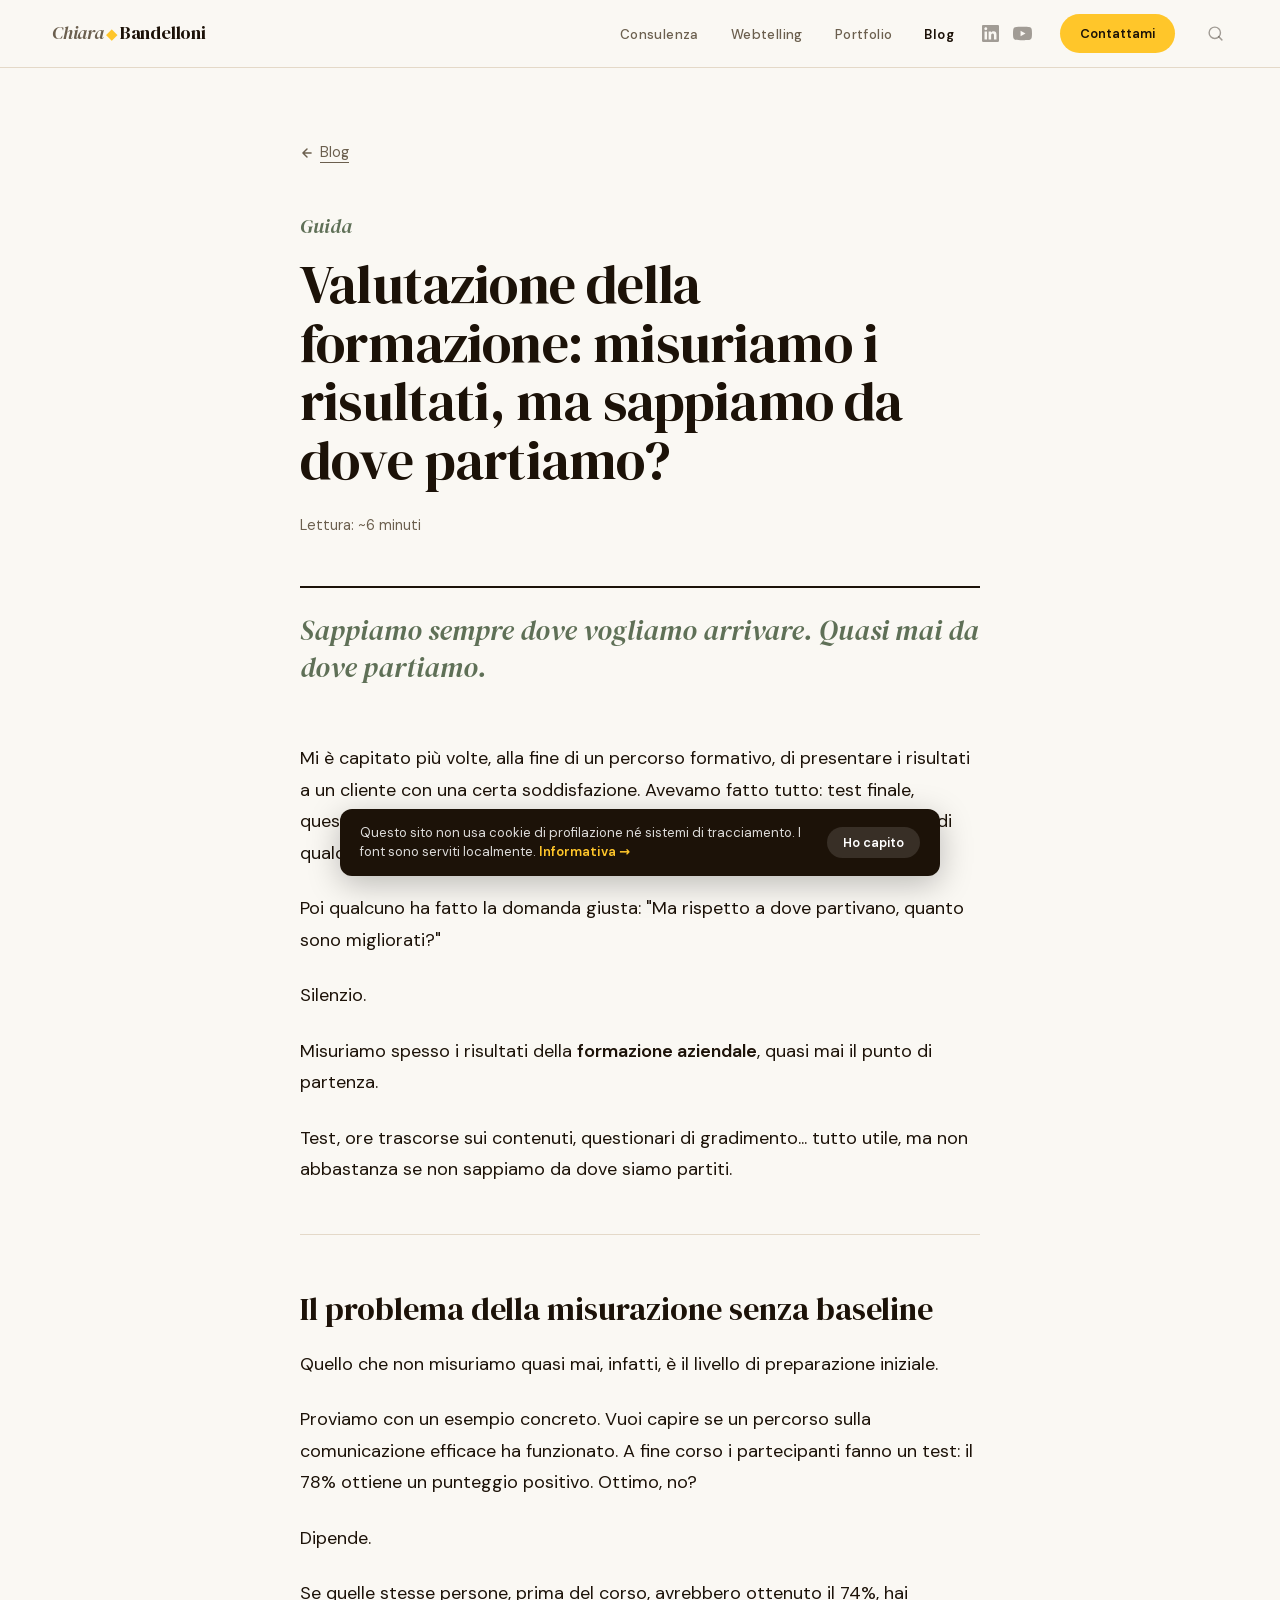
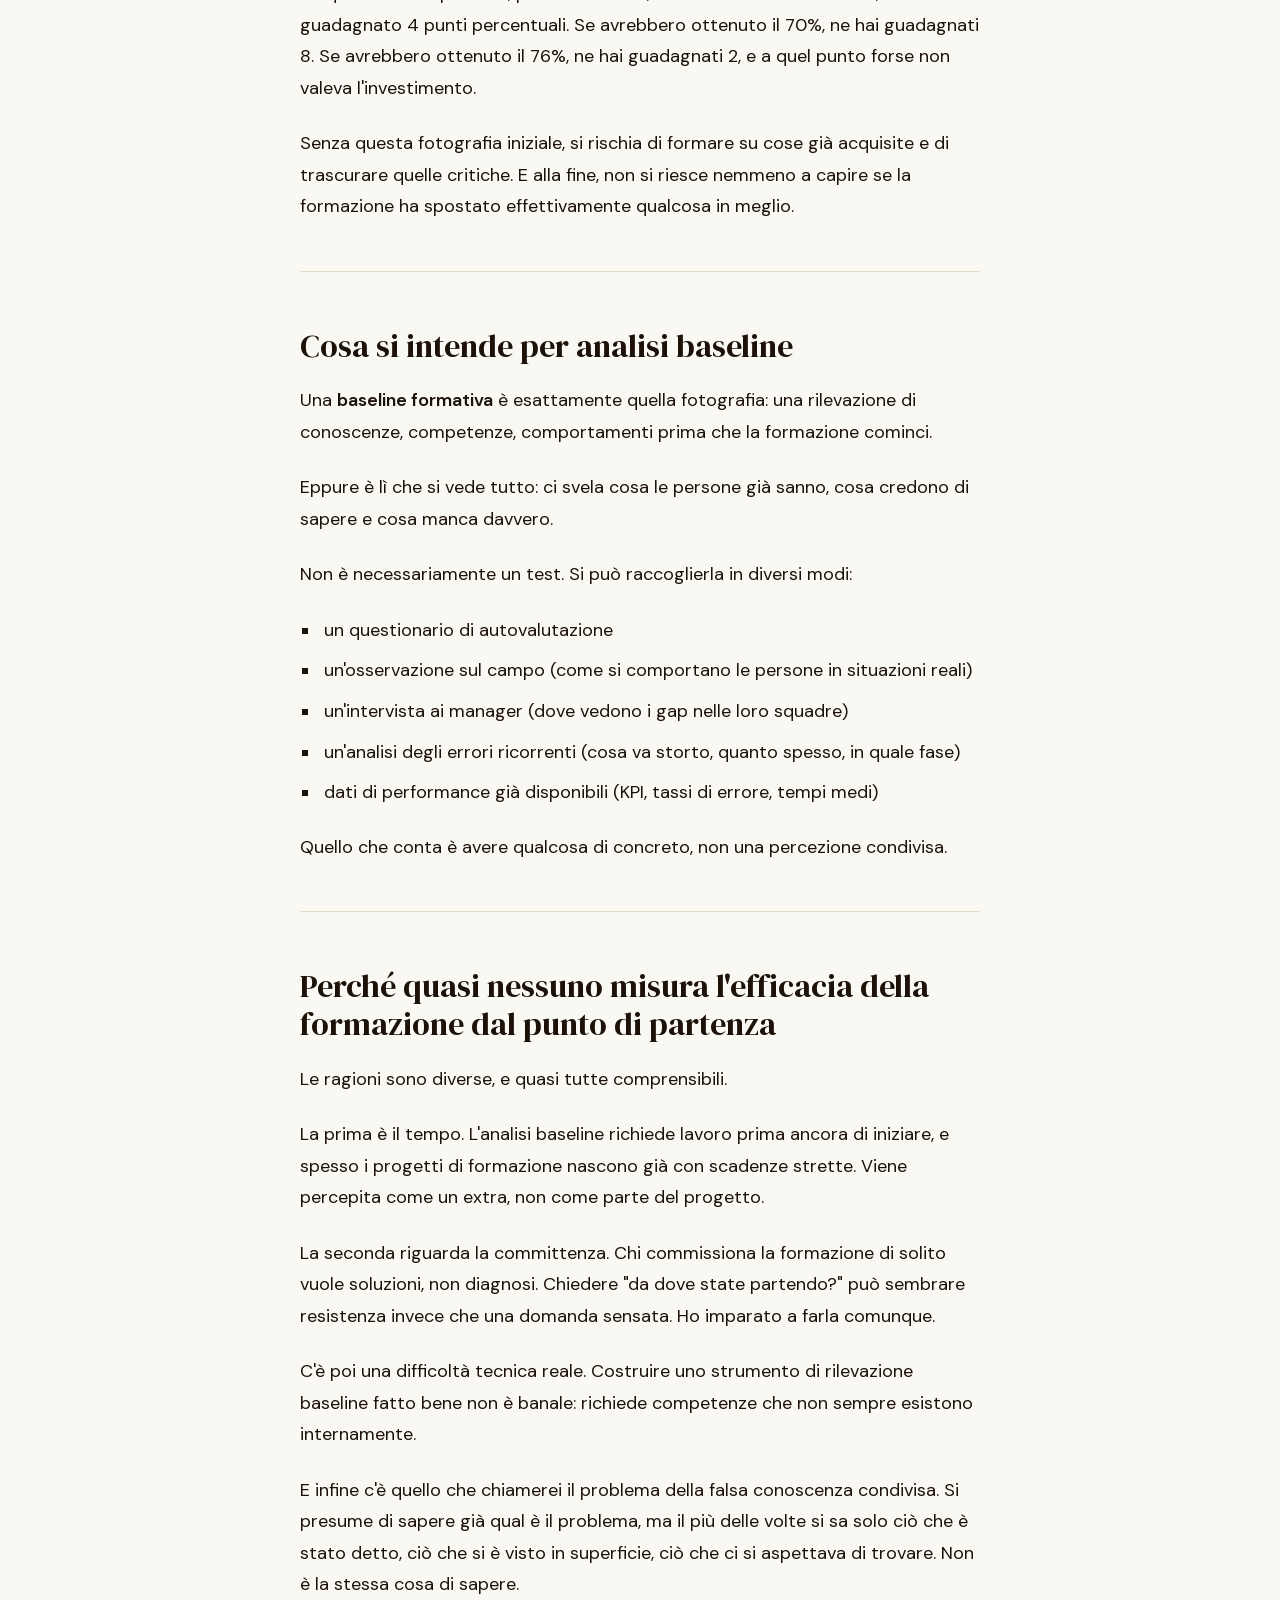
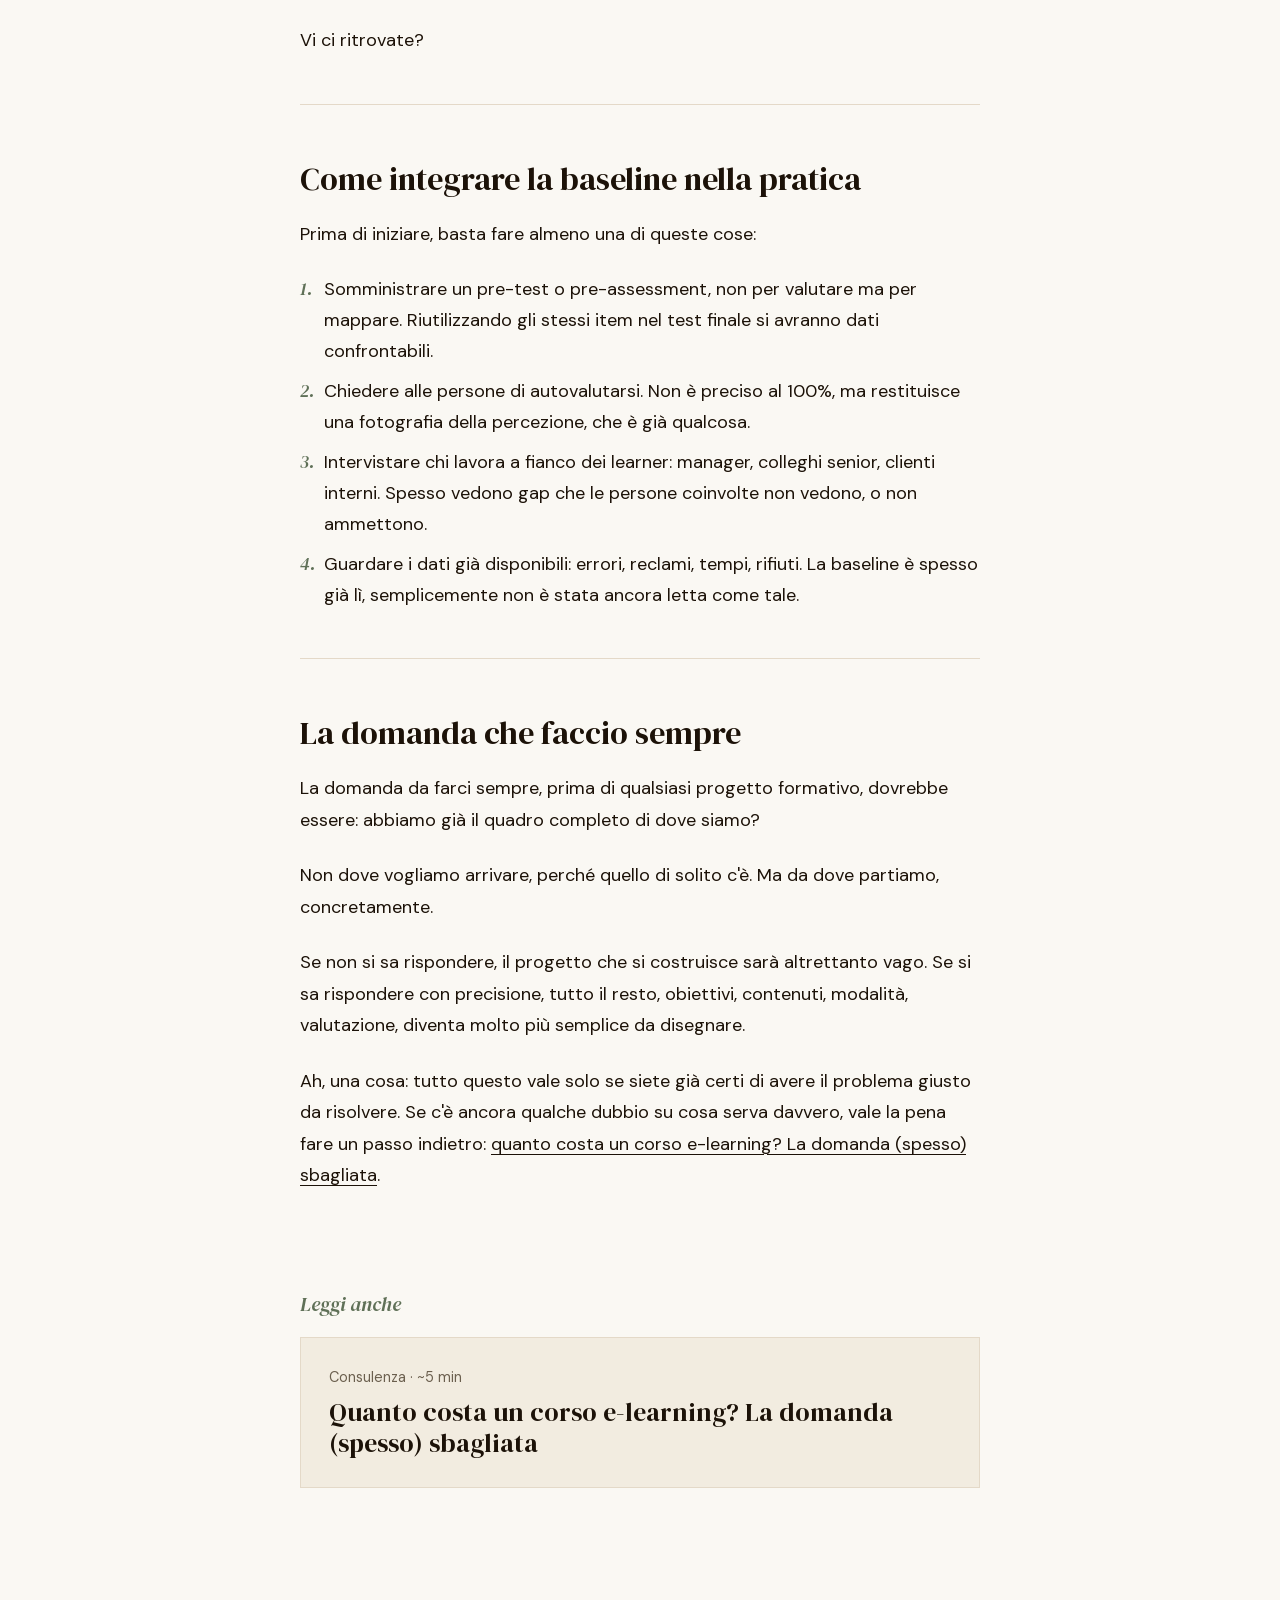
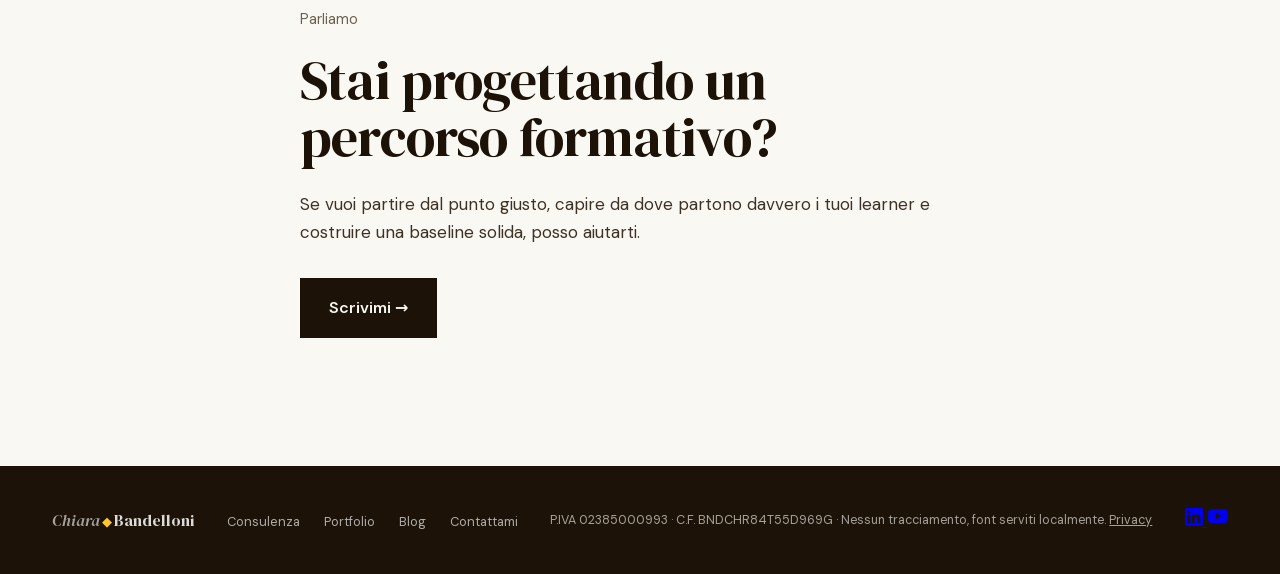
<file: blog/misurare-efficacia-formazione-baseline.html>
<!DOCTYPE html>
<html lang="it">
<head>
<meta charset="UTF-8">
<meta name="viewport" content="width=device-width, initial-scale=1.0">
<title>Misurare l'efficacia della formazione: parti dal punto di partenza — Chiara Bandelloni</title>
<meta name="description" content="Valutiamo sempre i risultati della formazione, ma quasi mai misuriamo da dove partivamo. Ecco perché l'analisi baseline cambia tutto, e come farla in pratica.">
<link rel="canonical" href="https://chiarabandelloni.it/blog/misurare-efficacia-formazione-baseline">
<meta property="og:type" content="article">
<meta property="og:url" content="https://chiarabandelloni.it/blog/misurare-efficacia-formazione-baseline">
<meta property="og:title" content="Misurare l'efficacia della formazione: parti dal punto di partenza — Chiara Bandelloni">
<meta property="og:description" content="Valutiamo sempre i risultati della formazione, ma quasi mai misuriamo da dove partivamo. Ecco perché l'analisi baseline cambia tutto, e come farla in pratica.">
<meta property="og:image" content="https://chiarabandelloni.it/og-image.png">
<meta property="og:site_name" content="Chiara Bandelloni">
<meta property="og:locale" content="it_IT">
<meta name="twitter:card" content="summary_large_image">
<meta name="twitter:title" content="Misurare l'efficacia della formazione: parti dal punto di partenza — Chiara Bandelloni">
<meta name="twitter:description" content="Valutiamo sempre i risultati della formazione, ma quasi mai misuriamo da dove partivamo. Ecco perché l'analisi baseline cambia tutto, e come farla in pratica.">
<meta name="twitter:image" content="https://chiarabandelloni.it/og-image.png">
<link rel="stylesheet" href="../fonts/fonts.css">
<link rel="stylesheet" href="../search.css">
<link rel="icon" type="image/svg+xml" href="../favicon.svg">
<style>
*, *::before, *::after { box-sizing: border-box; margin: 0; padding: 0; }
:root {
  --yellow:      #ffc62a;
  --yellow-pale: #fff8e1;
  --brown:       #1c1208;
  --warm-white:  #faf8f3;
  --cream:       #f2ece0;
  --muted:       #6b5f4e;
  --border:      #e4d9c8;
  --sage:        #5f7057;
  --dark-bg:     #1a1008;
  --serif:       'DM Serif Display', Georgia, serif;
  --sans:        'DM Sans', system-ui, sans-serif;
}
html { scroll-behavior: smooth; }
body { font-family: var(--sans); background: var(--warm-white); color: var(--brown); font-size: 17px; line-height: 1.65; -webkit-font-smoothing: antialiased; overflow-x: hidden; }
nav { position: sticky; top: 0; z-index: 100; background: var(--warm-white); border-bottom: 1px solid var(--border); padding: 0 52px; height: 68px; display: flex; align-items: center; justify-content: space-between; }
.nav-logo { font-family: var(--serif); font-size: 1.15rem; font-weight: 400; color: var(--brown); text-decoration: none; letter-spacing: -0.01em; }
.nav-logo em { font-style: italic; color: var(--muted); }
.nav-logo-sym { color: var(--yellow); padding: 0 2px; font-style: normal; font-size: 0.82em; vertical-align: middle; }
.nav-right { display: flex; align-items: center; gap: 28px; }
.nav-links { display: flex; align-items: center; gap: 32px; list-style: none; }
.nav-links a { font-size: 0.83rem; font-weight: 500; color: var(--muted); text-decoration: none; letter-spacing: 0.03em; transition: color 0.2s; }
.nav-links a:hover, .nav-links a.active { color: var(--brown); font-weight: 600; }
.nav-social { display: flex; align-items: center; gap: 14px; }
.nav-social-link { color: rgba(28,18,8,0.4); display: flex; align-items: center; text-decoration: none; transition: color 0.2s; }
.nav-social-link:hover { color: var(--brown); }
.nav-cta { background: var(--yellow); color: var(--brown); font-size: 0.8rem; font-weight: 700; padding: 9px 20px; border-radius: 100px; text-decoration: none; transition: background 0.2s; white-space: nowrap; }
.nav-cta:hover { background: var(--brown); color: var(--yellow); }
.nav-links-mobile-only { display: none; }

/* ── HAMBURGER ── */
.nav-hamburger { display: none; flex-direction: column; gap: 5px; background: none; border: none; cursor: pointer; padding: 6px 2px; -webkit-tap-highlight-color: transparent; }
.nav-hamburger span { display: block; width: 22px; height: 2px; background: var(--brown); border-radius: 2px; transition: transform 0.28s ease, opacity 0.28s ease; transform-origin: center; }
.nav-hamburger.open span:nth-child(1) { transform: translateY(7px) rotate(45deg); }
.nav-hamburger.open span:nth-child(2) { opacity: 0; }
.nav-hamburger.open span:nth-child(3) { transform: translateY(-7px) rotate(-45deg); }

/* ─────────────────────────────────────────
   LAYOUT COMUNE
───────────────────────────────────────── */
.wrap { max-width: 1280px; margin: 0 auto; padding: 0 48px; }
.block { padding-top: 140px; }

.h-section {
  font-family: var(--serif);
  font-weight: 400;
  font-size: clamp(2rem, 3.4vw, 2.75rem);
  line-height: 1.12;
}

.note {
  font-family: var(--serif);
  font-style: italic;
  color: var(--sage);
  line-height: 1.3;
}

.text-link {
  color: var(--brown);
  font-weight: 600;
  text-decoration: underline;
  text-decoration-thickness: 1px;
  text-underline-offset: 5px;
}
.text-link:hover { text-decoration-thickness: 2px; }

.btn-dark {
  display: inline-block;
  padding: 16px 28px;
  background: var(--brown);
  color: var(--warm-white);
  font-weight: 600;
  font-size: 1rem;
  text-decoration: none;
  border: 1.5px solid var(--brown);
  transition: background 0.2s, color 0.2s;
}
.btn-dark:hover { background: transparent; color: var(--brown); }

/* ─────────────────────────────────────────
   ARTICOLO
───────────────────────────────────────── */
.col { max-width: 680px; margin: 0 auto; }

.post-header { padding: 72px 24px 0; }
.back-link { display: inline-flex; align-items: center; gap: 6px; font-size: 0.9rem; color: var(--muted); text-decoration: underline; text-decoration-thickness: 1px; text-underline-offset: 5px; margin-bottom: 48px; }
.back-link:hover { color: var(--brown); }
.post-category { font-family: var(--serif); font-style: italic; color: var(--sage); font-size: 1.25rem; line-height: 1.3; margin-bottom: 16px; }
h1 { font-family: var(--serif); font-weight: 400; font-size: clamp(2.2rem, 4.6vw, 3.4rem); line-height: 1.08; letter-spacing: -0.015em; margin-bottom: 24px; }
.post-meta { font-size: 0.9rem; color: var(--muted); }

.post-visual { padding: 48px 24px 0; }
.post-visual-inner { border-top: 2px solid var(--brown); padding-top: 24px; }
.post-visual-bar { display: none; }
.post-visual-quote { font-family: var(--serif); font-style: italic; color: var(--sage); font-size: clamp(1.4rem, 2.6vw, 1.75rem); line-height: 1.35; }

.post-body { padding: 56px 24px 0; }
.prose p { margin-bottom: 24px; font-size: 18px; line-height: 1.75; }
.prose p:last-child { margin-bottom: 0; }
.prose h2 { font-family: var(--serif); font-weight: 400; font-size: clamp(1.6rem, 2.6vw, 2rem); line-height: 1.18; margin: 56px 0 20px; }
.prose h3 { font-family: var(--serif); font-weight: 400; font-size: 1.4rem; line-height: 1.25; margin: 40px 0 14px; }
.prose strong { font-weight: 600; }
.prose em { font-style: italic; }
.prose hr { border: none; border-top: 1px solid var(--border); margin: 48px 0; }
.prose ul, .prose ol { margin: 0 0 24px; padding-left: 0; list-style: none; }
.prose ul li, .prose ol li { position: relative; padding-left: 24px; margin-bottom: 10px; font-size: 18px; line-height: 1.7; }
.prose ul li::before { content: ''; position: absolute; left: 2px; top: 13px; width: 6px; height: 6px; background: var(--brown); }
.prose ol { counter-reset: prose-counter; }
.prose ol li { counter-increment: prose-counter; }
.prose ol li::before { content: counter(prose-counter) "."; position: absolute; left: 0; top: 0; font-family: var(--serif); font-style: italic; color: var(--sage); }
.prose a { color: var(--brown); text-decoration: underline; text-decoration-thickness: 1px; text-underline-offset: 4px; }
.prose a:hover { text-decoration-thickness: 2px; }
.prose .checklist { background: var(--cream); border-top: 2px solid var(--brown); padding: 28px 32px; margin: 32px 0; }
.prose .checklist p.checklist-title { font-weight: 600; font-size: 0.95rem; margin-bottom: 16px; }
.prose .checklist ol { margin-bottom: 0; }
.prose .question-block { border-left: 2px solid var(--brown); padding: 4px 0 4px 24px; margin: 32px 0; }
.prose .question-block p { margin: 0; font-family: var(--serif); font-size: 1.4rem; line-height: 1.3; }
.prose .question-block strong { font-weight: 400; }

.post-related { padding: 96px 24px 0; }
.related-label { font-family: var(--serif); font-style: italic; color: var(--sage); font-size: 1.25rem; margin-bottom: 16px; }
.related-card { display: block; padding: 28px; background: var(--cream); border: 1px solid var(--border); color: var(--brown); text-decoration: none; transition: border-color 0.2s; }
.related-card:hover { border-color: var(--brown); }
.related-arrow { display: none; }
.related-tag { font-size: 0.9rem; color: var(--muted); margin-bottom: 8px; }
.related-title { font-family: var(--serif); font-size: 1.6rem; line-height: 1.2; }

.post-cta { padding: 120px 24px 128px; }
.cta-label { font-size: 0.9rem; color: var(--muted); margin-bottom: 20px; }
.cta-label::first-letter { text-transform: uppercase; }
.cta-title { font-family: var(--serif); font-weight: 400; font-size: clamp(2.2rem, 5vw, 3.4rem); line-height: 1.05; letter-spacing: -0.015em; }
.cta-body { margin: 24px 0 32px; color: #3d3226; }

/* ─────────────────────────────────────────
   FOOTER
───────────────────────────────────────── */
footer {
  background: var(--brown);
  padding: 40px 52px;
  display: flex;
  justify-content: space-between;
  align-items: center;
}

.footer-logo {
  font-family: var(--serif);
  font-size: 1rem;
  color: rgba(255,255,255,0.85);
  text-decoration: none;
  font-weight: 400;
}
.footer-logo em { font-style: italic; color: rgba(255,255,255,0.6); font-weight: 400; }
.footer-logo-sym { color: var(--yellow); padding: 0 2px; font-style: normal; font-size: 0.82em; vertical-align: middle; }

.footer-links {
  display: flex; gap: 24px; list-style: none;
}
.footer-links a {
  font-size: 0.8rem;
  color: rgba(255,255,255,0.65);
  text-decoration: none;
  transition: color 0.2s;
}
.footer-links a:hover { color: #fff; }

.footer-copy {
  font-size: 0.78rem;
  color: rgba(255,255,255,0.6);
}


/* ── RESPONSIVE ── */
@media (max-width: 1024px) {
  nav { padding: 0 24px; }
  footer { padding: 32px; }
}
@media (max-width: 640px) {
  nav { padding: 0 20px; height: 60px; }
  .nav-hamburger { display: flex; }
  .nav-social { display: none; } .nav-cta { display: none; } .nav-links-mobile-only { display: block; }
  .nav-links { display: none; position: fixed; top: 60px; left: 0; right: 0; flex-direction: column; gap: 0; background: var(--warm-white); border-bottom: 1px solid var(--border); padding: 8px 0 16px; box-shadow: 0 8px 24px rgba(28,18,8,0.08); z-index: 99; }
  .nav-links.open { display: flex; }
  .nav-links li { border-bottom: 1px solid var(--border); }
  .nav-links li:last-child { border-bottom: none; }
  .nav-links a { display: block; padding: 14px 20px; font-size: 0.92rem; color: var(--brown); }
  .post-header { padding: 40px 20px 0; }
  .back-link { margin-bottom: 32px; }
  .post-visual, .post-body { padding-left: 20px; padding-right: 20px; }
  .post-related { padding: 72px 20px 0; }
  .post-cta { padding: 88px 20px 80px; }
  .prose .checklist { padding: 24px 20px; }
  footer { flex-direction: column; gap: 20px; text-align: center; padding: 32px 20px; }
  .footer-links { flex-wrap: wrap; justify-content: center; gap: 16px; }
}
#cookie-notice {
  position: fixed;
  bottom: 24px; left: 50%;
  transform: translateX(-50%);
  background: var(--brown);
  color: rgba(255,255,255,0.85);
  padding: 14px 20px;
  border-radius: 12px;
  font-size: 0.82rem;
  line-height: 1.5;
  display: flex;
  align-items: center;
  gap: 20px;
  max-width: min(600px, calc(100vw - 32px));
  box-shadow: 0 8px 32px rgba(0,0,0,0.25);
  z-index: 9999;
  transition: opacity 0.3s, transform 0.3s;
}
#cookie-notice.hidden {
  opacity: 0;
  pointer-events: none;
  transform: translateX(-50%) translateY(12px);
}
#cookie-notice a { color: var(--yellow); text-decoration: none; font-weight: 600; white-space: nowrap; }
#cookie-notice a:hover { text-decoration: underline; }
#cookie-close {
  background: rgba(255,255,255,0.12);
  border: none;
  color: #fff;
  font-size: 0.8rem;
  font-weight: 600;
  padding: 7px 16px;
  border-radius: 100px;
  cursor: pointer;
  white-space: nowrap;
  font-family: var(--sans);
  transition: background 0.2s;
  flex-shrink: 0;
}
#cookie-close:hover { background: rgba(255,255,255,0.22); }
@media (max-width: 640px) {
  #cookie-notice { bottom: 16px; flex-direction: column; align-items: flex-start; gap: 12px; }
}
</style>
</head>
<body>

<nav>
  <a href="../index.html" class="nav-logo"><em>Chiara</em><span class="nav-logo-sym">◆</span>Bandelloni</a>
  <div class="nav-right">
    <ul class="nav-links">
      <li><a href="../index.html#consulenza">Consulenza</a></li>
      <li><a href="https://chiarabandelloni.substack.com/" target="_blank" rel="noopener">Webtelling</a></li>
      <li><a href="../index.html#portfolio">Portfolio</a></li>
      <li><a href="index.html" class="active">Blog</a></li>
    </ul>
    <div class="nav-social">
      <a href="https://www.linkedin.com/in/chiarabandelloni/" target="_blank" rel="noopener" class="nav-social-link" aria-label="LinkedIn">
        <svg width="17" height="17" viewBox="0 0 24 24" fill="currentColor"><path d="M20.447 20.452h-3.554v-5.569c0-1.328-.027-3.037-1.852-3.037-1.853 0-2.136 1.445-2.136 2.939v5.667H9.351V9h3.414v1.561h.046c.477-.9 1.637-1.85 3.37-1.85 3.601 0 4.267 2.37 4.267 5.455v6.286zM5.337 7.433c-1.144 0-2.063-.926-2.063-2.065 0-1.138.92-2.063 2.063-2.063 1.14 0 2.064.925 2.064 2.063 0 1.139-.925 2.065-2.064 2.065zm1.782 13.019H3.555V9h3.564v11.452zM22.225 0H1.771C.792 0 0 .774 0 1.729v20.542C0 23.227.792 24 1.771 24h20.451C23.2 24 24 23.227 24 22.271V1.729C24 .774 23.2 0 22.222 0h.003z"/></svg>
      </a>
      <a href="https://www.youtube.com/@webtelling" target="_blank" rel="noopener" class="nav-social-link" aria-label="YouTube">
        <svg width="19" height="19" viewBox="0 0 24 24" fill="currentColor"><path d="M23.498 6.186a3.016 3.016 0 0 0-2.122-2.136C19.505 3.545 12 3.545 12 3.545s-7.505 0-9.377.505A3.017 3.017 0 0 0 .502 6.186C0 8.07 0 12 0 12s0 3.93.502 5.814a3.016 3.016 0 0 0 2.122 2.136c1.871.505 9.376.505 9.376.505s7.505 0 9.377-.505a3.015 3.015 0 0 0 2.122-2.136C24 15.93 24 12 24 12s0-3.93-.502-5.814zM9.545 15.568V8.432L15.818 12l-6.273 3.568z"/></svg>
      </a>
    </div>
    <a href="../contattami.html" class="nav-cta">Contattami</a>
    <button class="nav-search-btn" aria-label="Cerca nel sito">
      <svg width="17" height="17" viewBox="0 0 24 24" fill="none" stroke="currentColor" stroke-width="2" stroke-linecap="round" stroke-linejoin="round"><circle cx="11" cy="11" r="8"/><path d="m21 21-4.35-4.35"/></svg>
    </button>
    <button class="nav-hamburger" aria-label="Menu" aria-expanded="false">
      <span></span><span></span><span></span>
    </button>
  </div>
</nav>

<div class="post-header">
  <div class="post-header-inner col">
    <a href="index.html" class="back-link">
      <svg width="14" height="14" viewBox="0 0 24 24" fill="none" stroke="currentColor" stroke-width="2.5" stroke-linecap="round" stroke-linejoin="round"><path d="M19 12H5M12 19l-7-7 7-7"/></svg>
      Blog
    </a>
    <p class="post-category">Guida</p>
    <h1>Valutazione della formazione: misuriamo i risultati, ma sappiamo da dove partiamo?</h1>
    <p class="post-meta">Lettura: ~6 minuti</p>
  </div>
</div>

<!-- ── POST VISUAL ── -->
<div class="post-visual">
  <div class="post-visual-inner col">
    <div class="post-visual-bar"></div>
    <p class="post-visual-quote">Sappiamo sempre dove vogliamo arrivare. Quasi mai da dove partiamo.</p>
  </div>
</div>

<div class="post-body">
  <div class="post-body-inner col">
    <div class="prose">

      <p>Mi è capitato più volte, alla fine di un percorso formativo, di presentare i risultati a un cliente con una certa soddisfazione. Avevamo fatto tutto: test finale, questionario di soddisfazione, qualche indicatore di performance a distanza di qualche mese. Numeri decenti. Cliente contento.</p>

      <p>Poi qualcuno ha fatto la domanda giusta: "Ma rispetto a dove partivano, quanto sono migliorati?"</p>

      <p>Silenzio.</p>

      <p>Misuriamo spesso i risultati della <strong>formazione aziendale</strong>, quasi mai il punto di partenza.</p>

      <p>Test, ore trascorse sui contenuti, questionari di gradimento... tutto utile, ma non abbastanza se non sappiamo da dove siamo partiti.</p>

      <hr>

      <h2>Il problema della misurazione senza baseline</h2>

      <p>Quello che non misuriamo quasi mai, infatti, è il livello di preparazione iniziale.</p>

      <p>Proviamo con un esempio concreto. Vuoi capire se un percorso sulla comunicazione efficace ha funzionato. A fine corso i partecipanti fanno un test: il 78% ottiene un punteggio positivo. Ottimo, no?</p>

      <p>Dipende.</p>

      <p>Se quelle stesse persone, prima del corso, avrebbero ottenuto il 74%, hai guadagnato 4 punti percentuali. Se avrebbero ottenuto il 70%, ne hai guadagnati 8. Se avrebbero ottenuto il 76%, ne hai guadagnati 2, e a quel punto forse non valeva l'investimento.</p>

      <p>Senza questa fotografia iniziale, si rischia di formare su cose già acquisite e di trascurare quelle critiche. E alla fine, non si riesce nemmeno a capire se la formazione ha spostato effettivamente qualcosa in meglio.</p>

      <hr>

      <h2>Cosa si intende per analisi baseline</h2>

      <p>Una <strong>baseline formativa</strong> è esattamente quella fotografia: una rilevazione di conoscenze, competenze, comportamenti prima che la formazione cominci.</p>

      <p>Eppure è lì che si vede tutto: ci svela cosa le persone già sanno, cosa credono di sapere e cosa manca davvero.</p>

      <p>Non è necessariamente un test. Si può raccoglierla in diversi modi:</p>

      <ul>
        <li>un questionario di autovalutazione</li>
        <li>un'osservazione sul campo (come si comportano le persone in situazioni reali)</li>
        <li>un'intervista ai manager (dove vedono i gap nelle loro squadre)</li>
        <li>un'analisi degli errori ricorrenti (cosa va storto, quanto spesso, in quale fase)</li>
        <li>dati di performance già disponibili (KPI, tassi di errore, tempi medi)</li>
      </ul>

      <p>Quello che conta è avere qualcosa di concreto, non una percezione condivisa.</p>

      <hr>

      <h2>Perché quasi nessuno misura l'efficacia della formazione dal punto di partenza</h2>

      <p>Le ragioni sono diverse, e quasi tutte comprensibili.</p>

      <p>La prima è il tempo. L'analisi baseline richiede lavoro prima ancora di iniziare, e spesso i progetti di formazione nascono già con scadenze strette. Viene percepita come un extra, non come parte del progetto.</p>

      <p>La seconda riguarda la committenza. Chi commissiona la formazione di solito vuole soluzioni, non diagnosi. Chiedere "da dove state partendo?" può sembrare resistenza invece che una domanda sensata. Ho imparato a farla comunque.</p>

      <p>C'è poi una difficoltà tecnica reale. Costruire uno strumento di rilevazione baseline fatto bene non è banale: richiede competenze che non sempre esistono internamente.</p>

      <p>E infine c'è quello che chiamerei il problema della falsa conoscenza condivisa. Si presume di sapere già qual è il problema, ma il più delle volte si sa solo ciò che è stato detto, ciò che si è visto in superficie, ciò che ci si aspettava di trovare. Non è la stessa cosa di sapere.</p>

      <p>Vi ci ritrovate?</p>

      <hr>

      <h2>Come integrare la baseline nella pratica</h2>

      <p>Prima di iniziare, basta fare almeno una di queste cose:</p>

      <ol>
        <li>Somministrare un pre-test o pre-assessment, non per valutare ma per mappare. Riutilizzando gli stessi item nel test finale si avranno dati confrontabili.</li>
        <li>Chiedere alle persone di autovalutarsi. Non è preciso al 100%, ma restituisce una fotografia della percezione, che è già qualcosa.</li>
        <li>Intervistare chi lavora a fianco dei learner: manager, colleghi senior, clienti interni. Spesso vedono gap che le persone coinvolte non vedono, o non ammettono.</li>
        <li>Guardare i dati già disponibili: errori, reclami, tempi, rifiuti. La baseline è spesso già lì, semplicemente non è stata ancora letta come tale.</li>
      </ol>

      <hr>

      <h2>La domanda che faccio sempre</h2>

      <p>La domanda da farci sempre, prima di qualsiasi progetto formativo, dovrebbe essere: abbiamo già il quadro completo di dove siamo?</p>

      <p>Non dove vogliamo arrivare, perché quello di solito c'è. Ma da dove partiamo, concretamente.</p>

      <p>Se non si sa rispondere, il progetto che si costruisce sarà altrettanto vago. Se si sa rispondere con precisione, tutto il resto, obiettivi, contenuti, modalità, valutazione, diventa molto più semplice da disegnare.</p>

      <p>Ah, una cosa: tutto questo vale solo se siete già certi di avere il problema giusto da risolvere. Se c'è ancora qualche dubbio su cosa serva davvero, vale la pena fare un passo indietro: <a href="quanto-costa-corso-elearning-domanda-sbagliata.html">quanto costa un corso e-learning? La domanda (spesso) sbagliata</a>.</p>

    </div>
  </div>
</div>

<!-- ── RELATED ── -->
<div class="post-related">
  <div class="post-related-inner col">
    <p class="related-label">Leggi anche</p>
    <a href="quanto-costa-corso-elearning-domanda-sbagliata.html" class="related-card">
      <div class="related-arrow">
        <svg width="16" height="16" viewBox="0 0 24 24" fill="none" stroke="currentColor" stroke-width="2.5" stroke-linecap="round" stroke-linejoin="round"><path d="M5 12h14M12 5l7 7-7 7"/></svg>
      </div>
      <div class="related-content">
        <p class="related-tag">Consulenza · ~5 min</p>
        <p class="related-title">Quanto costa un corso e-learning? La domanda (spesso) sbagliata</p>
      </div>
    </a>
  </div>
</div>

<!-- ── CTA ── -->
<div class="post-cta">
  <div class="post-cta-inner col">
    <p class="cta-label">parliamo</p>
    <h2 class="cta-title">Stai progettando un percorso formativo?</h2>
    <p class="cta-body">Se vuoi partire dal punto giusto, capire da dove partono davvero i tuoi learner e costruire una baseline solida, posso aiutarti.</p>
    <a href="../contattami.html" class="btn-dark">Scrivimi →</a>
  </div>
</div>

<footer>
  <a href="../index.html" class="footer-logo"><em>Chiara</em><span class="footer-logo-sym">◆</span>Bandelloni</a>
  <ul class="footer-links">
    <li><a href="../index.html#consulenza">Consulenza</a></li>
    <li><a href="../index.html#portfolio">Portfolio</a></li>
    <li><a href="index.html">Blog</a></li>
    <li><a href="../contattami.html">Contattami</a></li>
  </ul>
  <p class="footer-copy">P.IVA 02385000993 · C.F. BNDCHR84T55D969G · Nessun tracciamento, font serviti localmente. <a href="../privacy-policy.html" style="color:inherit">Privacy</a></p>
  <div class="footer-social">
    <a href="https://www.linkedin.com/in/chiarabandelloni/" target="_blank" rel="noopener" class="footer-social-link" aria-label="LinkedIn">
      <svg width="18" height="18" viewBox="0 0 24 24" fill="currentColor"><path d="M20.447 20.452h-3.554v-5.569c0-1.328-.027-3.037-1.852-3.037-1.853 0-2.136 1.445-2.136 2.939v5.667H9.351V9h3.414v1.561h.046c.477-.9 1.637-1.85 3.37-1.85 3.601 0 4.267 2.37 4.267 5.455v6.286zM5.337 7.433c-1.144 0-2.063-.926-2.063-2.065 0-1.138.92-2.063 2.063-2.063 1.14 0 2.064.925 2.064 2.063 0 1.139-.925 2.065-2.064 2.065zm1.782 13.019H3.555V9h3.564v11.452zM22.225 0H1.771C.792 0 0 .774 0 1.729v20.542C0 23.227.792 24 1.771 24h20.451C23.2 24 24 23.227 24 22.271V1.729C24 .774 23.2 0 22.222 0h.003z"/></svg>
    </a>
    <a href="https://www.youtube.com/@webtelling" target="_blank" rel="noopener" class="footer-social-link" aria-label="YouTube">
      <svg width="20" height="20" viewBox="0 0 24 24" fill="currentColor"><path d="M23.498 6.186a3.016 3.016 0 0 0-2.122-2.136C19.505 3.545 12 3.545 12 3.545s-7.505 0-9.377.505A3.017 3.017 0 0 0 .502 6.186C0 8.07 0 12 0 12s0 3.93.502 5.814a3.016 3.016 0 0 0 2.122 2.136c1.871.505 9.376.505 9.376.505s7.505 0 9.377-.505a3.015 3.015 0 0 0 2.122-2.136C24 15.93 24 12 24 12s0-3.93-.502-5.814zM9.545 15.568V8.432L15.818 12l-6.273 3.568z"/></svg>
    </a>
  </div>
</footer>

<script>
(function(){
  var btn = document.querySelector('.nav-hamburger');
  var menu = document.querySelector('.nav-links');
  if (!btn || !menu) return;
  btn.addEventListener('click', function(e){
    e.stopPropagation();
    var open = btn.classList.toggle('open');
    menu.classList.toggle('open');
    btn.setAttribute('aria-expanded', open);
  });
  document.addEventListener('click', function(e){
    if (!btn.contains(e.target) && !menu.contains(e.target)){
      btn.classList.remove('open');
      menu.classList.remove('open');
      btn.setAttribute('aria-expanded','false');
    }
  });
  menu.querySelectorAll('a').forEach(function(a){
    a.addEventListener('click', function(){
      btn.classList.remove('open');
      menu.classList.remove('open');
      btn.setAttribute('aria-expanded','false');
    });
  });
})();
</script>
<div id="cookie-notice" role="status" aria-live="polite">
  <span>Questo sito non usa cookie di profilazione né sistemi di tracciamento. I font sono serviti localmente. <a href="../privacy-policy.html#cookie">Informativa →</a></span>
  <button id="cookie-close" aria-label="Chiudi avviso cookie">Ho capito</button>
</div>
<script>
(function(){
  var notice = document.getElementById('cookie-notice');
  var close  = document.getElementById('cookie-close');
  if (!notice || !close) return;
  if (localStorage.getItem('cookie-ok')) { notice.classList.add('hidden'); return; }
  close.addEventListener('click', function(){
    notice.classList.add('hidden');
    localStorage.setItem('cookie-ok', '1');
  });
})();
</script>
<script src="../search.js"></script>
</body>
</html>
</file>
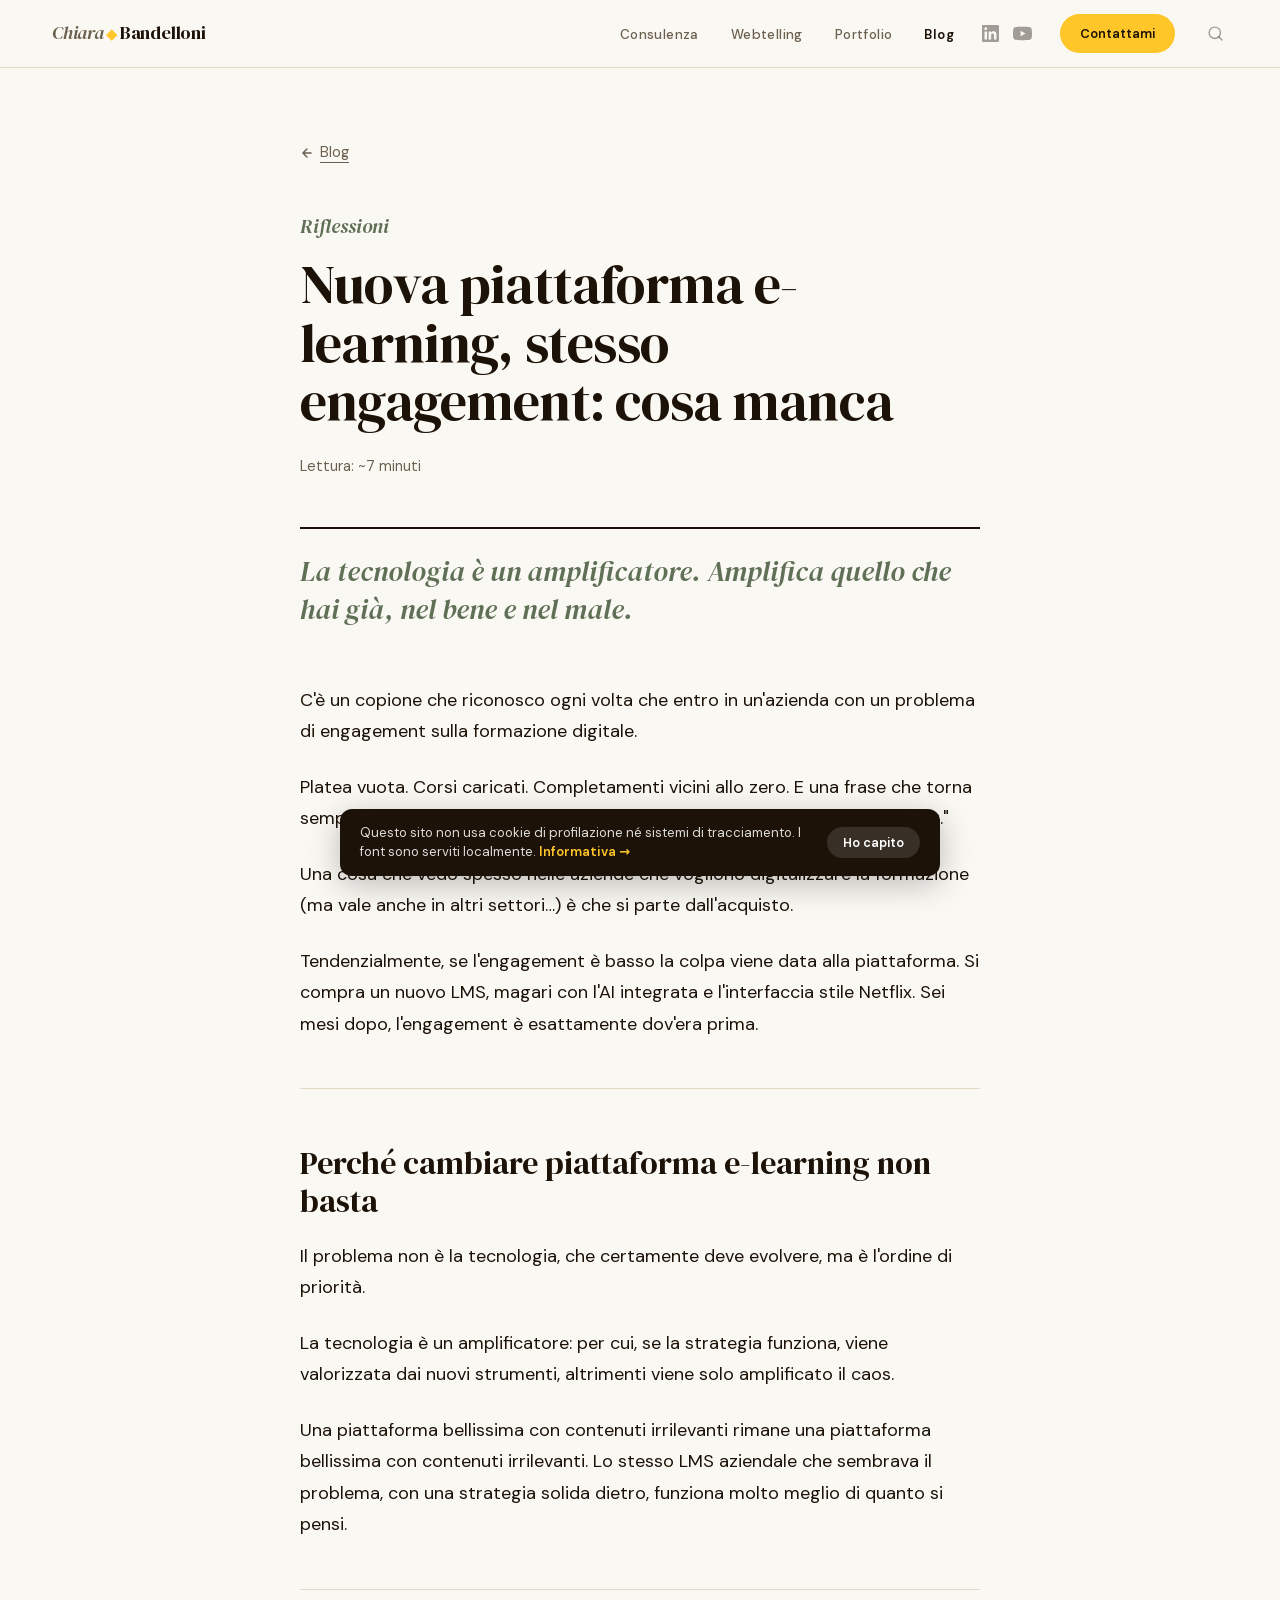
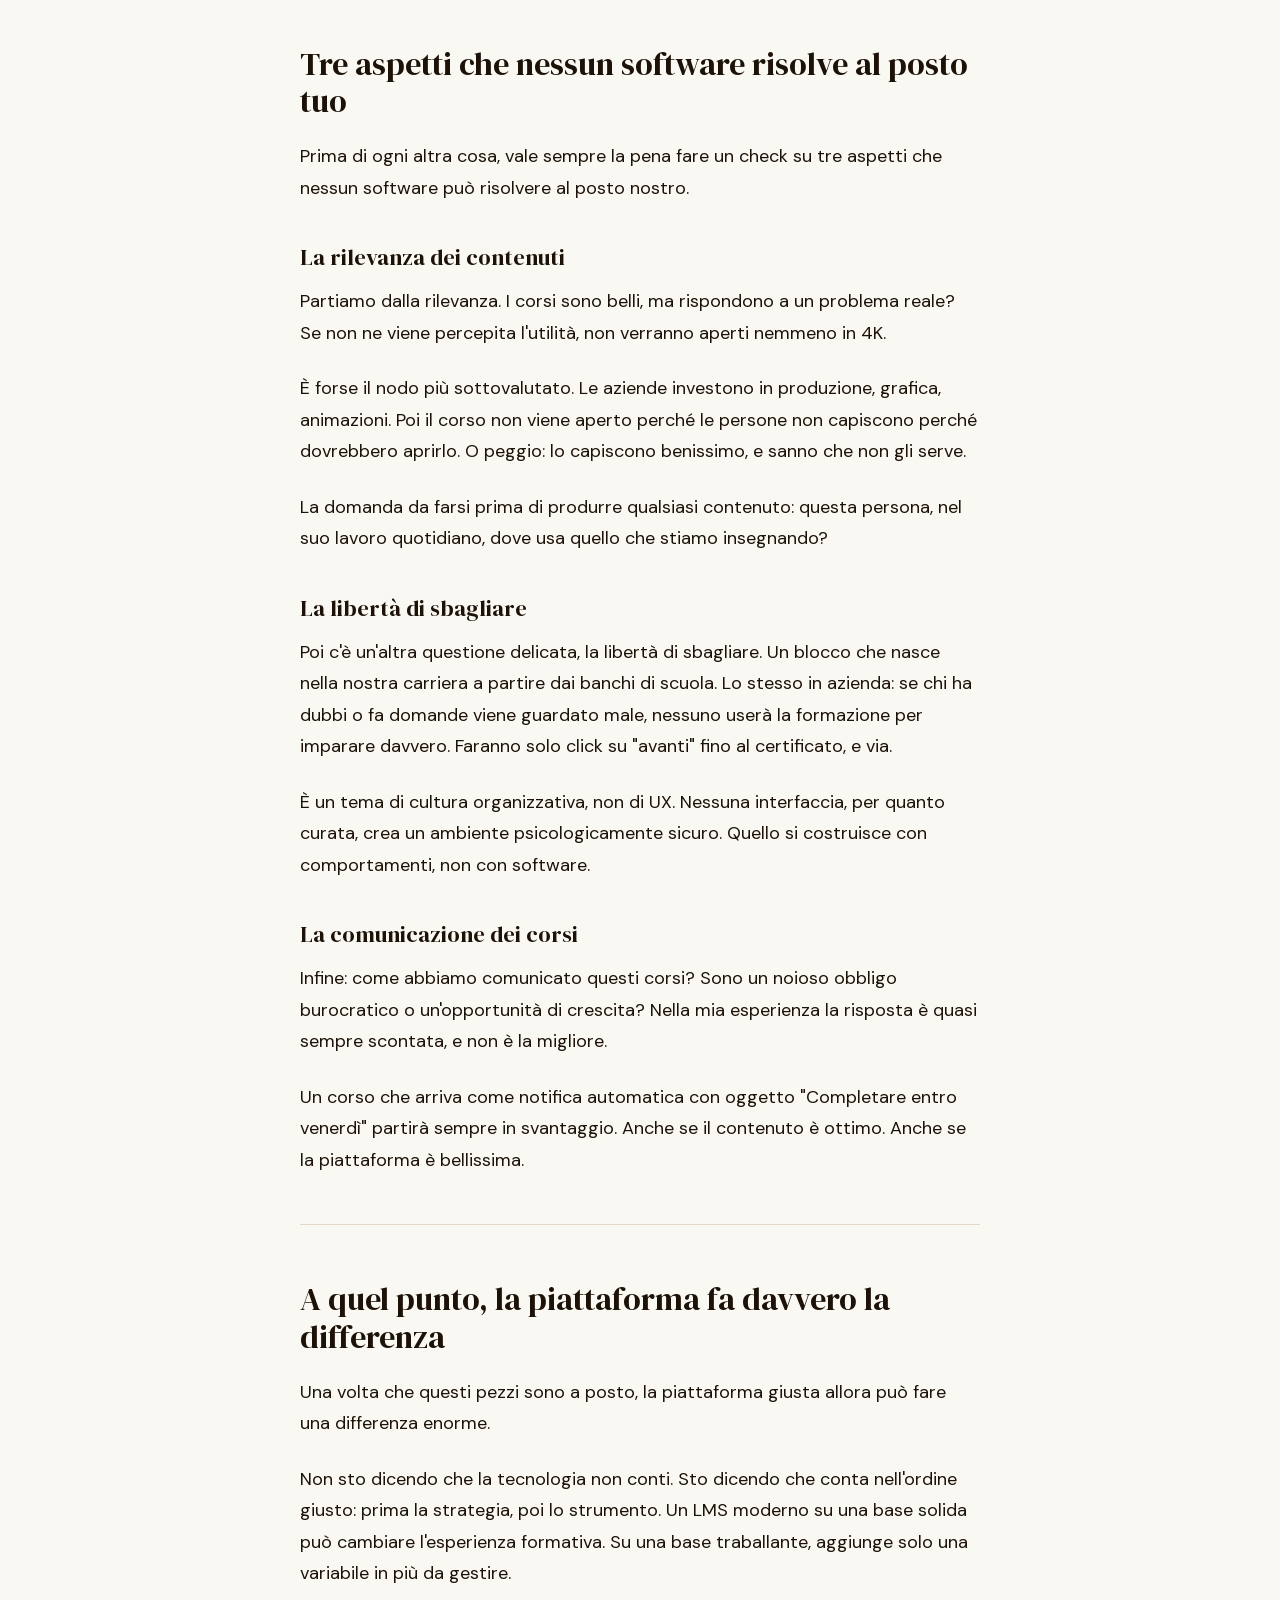
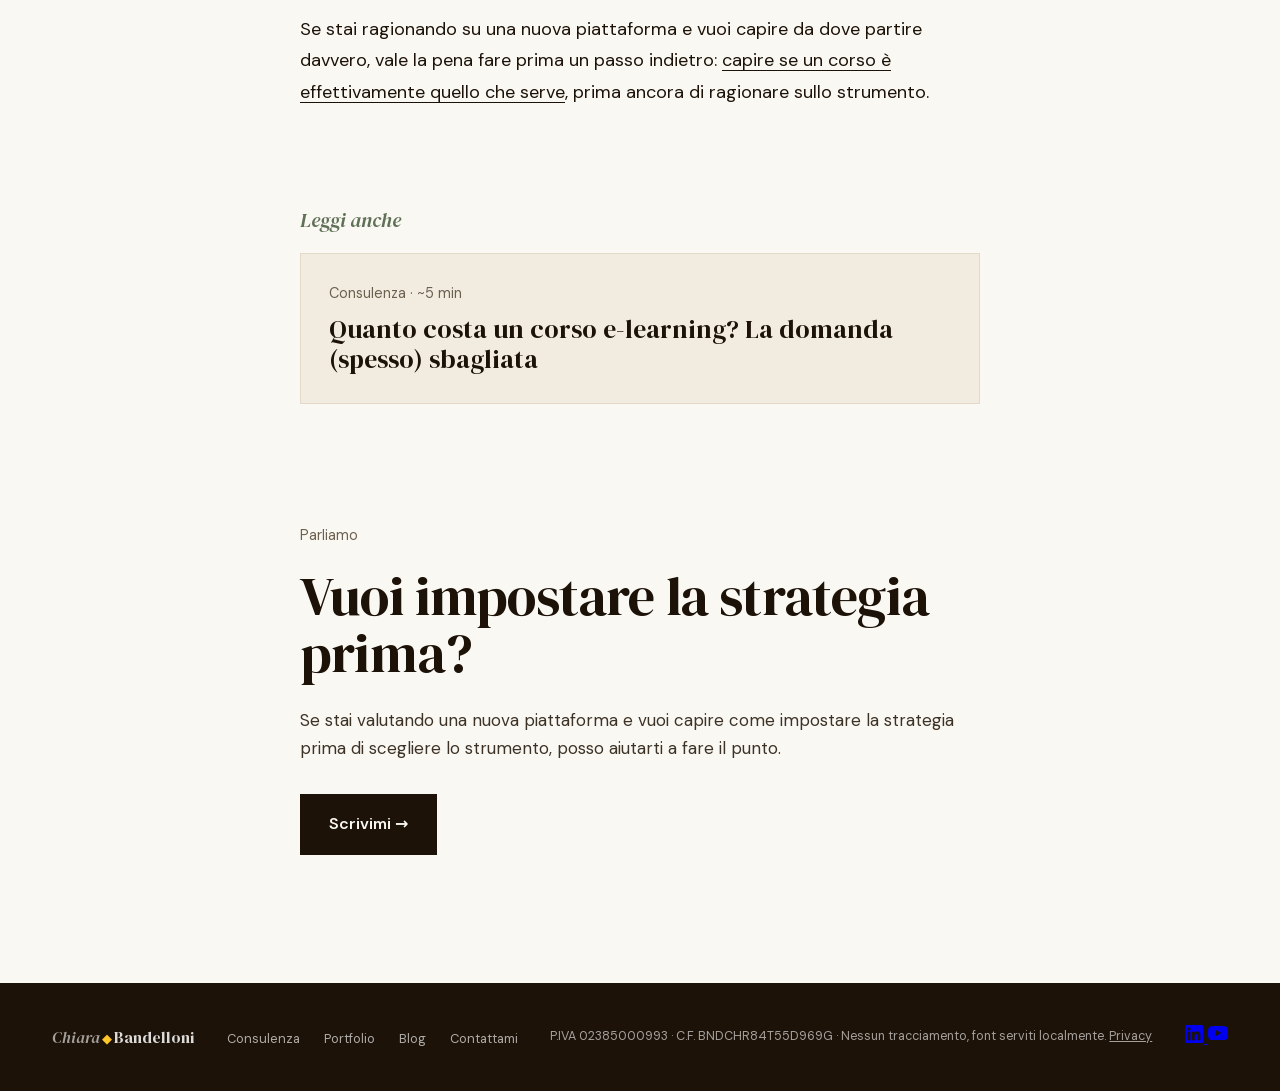
<file: blog/piattaforma-elearning-engagement-non-basta.html>
<!DOCTYPE html>
<html lang="it">
<head>
<meta charset="UTF-8">
<meta name="viewport" content="width=device-width, initial-scale=1.0">
<title>Nuova piattaforma e-learning, stesso engagement: cosa manca — Chiara Bandelloni</title>
<meta name="description" content="Cambiare LMS non basta se manca la strategia. Tre aspetti che nessun software risolve al posto tuo, e come affrontarli prima di comprare.">
<link rel="canonical" href="https://chiarabandelloni.it/blog/piattaforma-elearning-engagement-non-basta">
<meta property="og:type" content="article">
<meta property="og:url" content="https://chiarabandelloni.it/blog/piattaforma-elearning-engagement-non-basta">
<meta property="og:title" content="Nuova piattaforma e-learning, stesso engagement: cosa manca — Chiara Bandelloni">
<meta property="og:description" content="Cambiare LMS non basta se manca la strategia. Tre aspetti che nessun software risolve al posto tuo, e come affrontarli prima di comprare.">
<meta property="og:image" content="https://chiarabandelloni.it/og-image.png">
<meta property="og:site_name" content="Chiara Bandelloni">
<meta property="og:locale" content="it_IT">
<meta name="twitter:card" content="summary_large_image">
<meta name="twitter:title" content="Nuova piattaforma e-learning, stesso engagement: cosa manca — Chiara Bandelloni">
<meta name="twitter:description" content="Cambiare LMS non basta se manca la strategia. Tre aspetti che nessun software risolve al posto tuo, e come affrontarli prima di comprare.">
<meta name="twitter:image" content="https://chiarabandelloni.it/og-image.png">
<link rel="stylesheet" href="../fonts/fonts.css">
<link rel="stylesheet" href="../search.css">
<link rel="icon" type="image/svg+xml" href="../favicon.svg">
<style>
*, *::before, *::after { box-sizing: border-box; margin: 0; padding: 0; }
:root {
  --yellow:      #ffc62a;
  --yellow-pale: #fff8e1;
  --brown:       #1c1208;
  --warm-white:  #faf8f3;
  --cream:       #f2ece0;
  --muted:       #6b5f4e;
  --border:      #e4d9c8;
  --sage:        #5f7057;
  --dark-bg:     #1a1008;
  --serif:       'DM Serif Display', Georgia, serif;
  --sans:        'DM Sans', system-ui, sans-serif;
}
html { scroll-behavior: smooth; }
body { font-family: var(--sans); background: var(--warm-white); color: var(--brown); font-size: 17px; line-height: 1.65; -webkit-font-smoothing: antialiased; overflow-x: hidden; }
nav { position: sticky; top: 0; z-index: 100; background: var(--warm-white); border-bottom: 1px solid var(--border); padding: 0 52px; height: 68px; display: flex; align-items: center; justify-content: space-between; }
.nav-logo { font-family: var(--serif); font-size: 1.15rem; font-weight: 400; color: var(--brown); text-decoration: none; letter-spacing: -0.01em; }
.nav-logo em { font-style: italic; color: var(--muted); }
.nav-logo-sym { color: var(--yellow); padding: 0 2px; font-style: normal; font-size: 0.82em; vertical-align: middle; }
.nav-right { display: flex; align-items: center; gap: 28px; }
.nav-links { display: flex; align-items: center; gap: 32px; list-style: none; }
.nav-links a { font-size: 0.83rem; font-weight: 500; color: var(--muted); text-decoration: none; letter-spacing: 0.03em; transition: color 0.2s; }
.nav-links a:hover, .nav-links a.active { color: var(--brown); font-weight: 600; }
.nav-social { display: flex; align-items: center; gap: 14px; }
.nav-social-link { color: rgba(28,18,8,0.4); display: flex; align-items: center; text-decoration: none; transition: color 0.2s; }
.nav-social-link:hover { color: var(--brown); }
.nav-cta { background: var(--yellow); color: var(--brown); font-size: 0.8rem; font-weight: 700; padding: 9px 20px; border-radius: 100px; text-decoration: none; transition: background 0.2s; white-space: nowrap; }
.nav-cta:hover { background: var(--brown); color: var(--yellow); }
.nav-links-mobile-only { display: none; }

/* ── HAMBURGER ── */
.nav-hamburger { display: none; flex-direction: column; gap: 5px; background: none; border: none; cursor: pointer; padding: 6px 2px; -webkit-tap-highlight-color: transparent; }
.nav-hamburger span { display: block; width: 22px; height: 2px; background: var(--brown); border-radius: 2px; transition: transform 0.28s ease, opacity 0.28s ease; transform-origin: center; }
.nav-hamburger.open span:nth-child(1) { transform: translateY(7px) rotate(45deg); }
.nav-hamburger.open span:nth-child(2) { opacity: 0; }
.nav-hamburger.open span:nth-child(3) { transform: translateY(-7px) rotate(-45deg); }

/* ─────────────────────────────────────────
   LAYOUT COMUNE
───────────────────────────────────────── */
.wrap { max-width: 1280px; margin: 0 auto; padding: 0 48px; }
.block { padding-top: 140px; }

.h-section {
  font-family: var(--serif);
  font-weight: 400;
  font-size: clamp(2rem, 3.4vw, 2.75rem);
  line-height: 1.12;
}

.note {
  font-family: var(--serif);
  font-style: italic;
  color: var(--sage);
  line-height: 1.3;
}

.text-link {
  color: var(--brown);
  font-weight: 600;
  text-decoration: underline;
  text-decoration-thickness: 1px;
  text-underline-offset: 5px;
}
.text-link:hover { text-decoration-thickness: 2px; }

.btn-dark {
  display: inline-block;
  padding: 16px 28px;
  background: var(--brown);
  color: var(--warm-white);
  font-weight: 600;
  font-size: 1rem;
  text-decoration: none;
  border: 1.5px solid var(--brown);
  transition: background 0.2s, color 0.2s;
}
.btn-dark:hover { background: transparent; color: var(--brown); }

/* ─────────────────────────────────────────
   ARTICOLO
───────────────────────────────────────── */
.col { max-width: 680px; margin: 0 auto; }

.post-header { padding: 72px 24px 0; }
.back-link { display: inline-flex; align-items: center; gap: 6px; font-size: 0.9rem; color: var(--muted); text-decoration: underline; text-decoration-thickness: 1px; text-underline-offset: 5px; margin-bottom: 48px; }
.back-link:hover { color: var(--brown); }
.post-category { font-family: var(--serif); font-style: italic; color: var(--sage); font-size: 1.25rem; line-height: 1.3; margin-bottom: 16px; }
h1 { font-family: var(--serif); font-weight: 400; font-size: clamp(2.2rem, 4.6vw, 3.4rem); line-height: 1.08; letter-spacing: -0.015em; margin-bottom: 24px; }
.post-meta { font-size: 0.9rem; color: var(--muted); }

.post-visual { padding: 48px 24px 0; }
.post-visual-inner { border-top: 2px solid var(--brown); padding-top: 24px; }
.post-visual-bar { display: none; }
.post-visual-quote { font-family: var(--serif); font-style: italic; color: var(--sage); font-size: clamp(1.4rem, 2.6vw, 1.75rem); line-height: 1.35; }

.post-body { padding: 56px 24px 0; }
.prose p { margin-bottom: 24px; font-size: 18px; line-height: 1.75; }
.prose p:last-child { margin-bottom: 0; }
.prose h2 { font-family: var(--serif); font-weight: 400; font-size: clamp(1.6rem, 2.6vw, 2rem); line-height: 1.18; margin: 56px 0 20px; }
.prose h3 { font-family: var(--serif); font-weight: 400; font-size: 1.4rem; line-height: 1.25; margin: 40px 0 14px; }
.prose strong { font-weight: 600; }
.prose em { font-style: italic; }
.prose hr { border: none; border-top: 1px solid var(--border); margin: 48px 0; }
.prose ul, .prose ol { margin: 0 0 24px; padding-left: 0; list-style: none; }
.prose ul li, .prose ol li { position: relative; padding-left: 24px; margin-bottom: 10px; font-size: 18px; line-height: 1.7; }
.prose ul li::before { content: ''; position: absolute; left: 2px; top: 13px; width: 6px; height: 6px; background: var(--brown); }
.prose ol { counter-reset: prose-counter; }
.prose ol li { counter-increment: prose-counter; }
.prose ol li::before { content: counter(prose-counter) "."; position: absolute; left: 0; top: 0; font-family: var(--serif); font-style: italic; color: var(--sage); }
.prose a { color: var(--brown); text-decoration: underline; text-decoration-thickness: 1px; text-underline-offset: 4px; }
.prose a:hover { text-decoration-thickness: 2px; }
.prose .checklist { background: var(--cream); border-top: 2px solid var(--brown); padding: 28px 32px; margin: 32px 0; }
.prose .checklist p.checklist-title { font-weight: 600; font-size: 0.95rem; margin-bottom: 16px; }
.prose .checklist ol { margin-bottom: 0; }
.prose .question-block { border-left: 2px solid var(--brown); padding: 4px 0 4px 24px; margin: 32px 0; }
.prose .question-block p { margin: 0; font-family: var(--serif); font-size: 1.4rem; line-height: 1.3; }
.prose .question-block strong { font-weight: 400; }

.post-related { padding: 96px 24px 0; }
.related-label { font-family: var(--serif); font-style: italic; color: var(--sage); font-size: 1.25rem; margin-bottom: 16px; }
.related-card { display: block; padding: 28px; background: var(--cream); border: 1px solid var(--border); color: var(--brown); text-decoration: none; transition: border-color 0.2s; }
.related-card:hover { border-color: var(--brown); }
.related-arrow { display: none; }
.related-tag { font-size: 0.9rem; color: var(--muted); margin-bottom: 8px; }
.related-title { font-family: var(--serif); font-size: 1.6rem; line-height: 1.2; }

.post-cta { padding: 120px 24px 128px; }
.cta-label { font-size: 0.9rem; color: var(--muted); margin-bottom: 20px; }
.cta-label::first-letter { text-transform: uppercase; }
.cta-title { font-family: var(--serif); font-weight: 400; font-size: clamp(2.2rem, 5vw, 3.4rem); line-height: 1.05; letter-spacing: -0.015em; }
.cta-body { margin: 24px 0 32px; color: #3d3226; }

/* ─────────────────────────────────────────
   FOOTER
───────────────────────────────────────── */
footer {
  background: var(--brown);
  padding: 40px 52px;
  display: flex;
  justify-content: space-between;
  align-items: center;
}

.footer-logo {
  font-family: var(--serif);
  font-size: 1rem;
  color: rgba(255,255,255,0.85);
  text-decoration: none;
  font-weight: 400;
}
.footer-logo em { font-style: italic; color: rgba(255,255,255,0.6); font-weight: 400; }
.footer-logo-sym { color: var(--yellow); padding: 0 2px; font-style: normal; font-size: 0.82em; vertical-align: middle; }

.footer-links {
  display: flex; gap: 24px; list-style: none;
}
.footer-links a {
  font-size: 0.8rem;
  color: rgba(255,255,255,0.65);
  text-decoration: none;
  transition: color 0.2s;
}
.footer-links a:hover { color: #fff; }

.footer-copy {
  font-size: 0.78rem;
  color: rgba(255,255,255,0.6);
}


/* ── RESPONSIVE ── */
@media (max-width: 1024px) {
  nav { padding: 0 24px; }
  footer { padding: 32px; }
}
@media (max-width: 640px) {
  nav { padding: 0 20px; height: 60px; }
  .nav-hamburger { display: flex; }
  .nav-social { display: none; } .nav-cta { display: none; } .nav-links-mobile-only { display: block; }
  .nav-links { display: none; position: fixed; top: 60px; left: 0; right: 0; flex-direction: column; gap: 0; background: var(--warm-white); border-bottom: 1px solid var(--border); padding: 8px 0 16px; box-shadow: 0 8px 24px rgba(28,18,8,0.08); z-index: 99; }
  .nav-links.open { display: flex; }
  .nav-links li { border-bottom: 1px solid var(--border); }
  .nav-links li:last-child { border-bottom: none; }
  .nav-links a { display: block; padding: 14px 20px; font-size: 0.92rem; color: var(--brown); }
  .post-header { padding: 40px 20px 0; }
  .back-link { margin-bottom: 32px; }
  .post-visual, .post-body { padding-left: 20px; padding-right: 20px; }
  .post-related { padding: 72px 20px 0; }
  .post-cta { padding: 88px 20px 80px; }
  .prose .checklist { padding: 24px 20px; }
  footer { flex-direction: column; gap: 20px; text-align: center; padding: 32px 20px; }
  .footer-links { flex-wrap: wrap; justify-content: center; gap: 16px; }
}
#cookie-notice {
  position: fixed;
  bottom: 24px; left: 50%;
  transform: translateX(-50%);
  background: var(--brown);
  color: rgba(255,255,255,0.85);
  padding: 14px 20px;
  border-radius: 12px;
  font-size: 0.82rem;
  line-height: 1.5;
  display: flex;
  align-items: center;
  gap: 20px;
  max-width: min(600px, calc(100vw - 32px));
  box-shadow: 0 8px 32px rgba(0,0,0,0.25);
  z-index: 9999;
  transition: opacity 0.3s, transform 0.3s;
}
#cookie-notice.hidden {
  opacity: 0;
  pointer-events: none;
  transform: translateX(-50%) translateY(12px);
}
#cookie-notice a { color: var(--yellow); text-decoration: none; font-weight: 600; white-space: nowrap; }
#cookie-notice a:hover { text-decoration: underline; }
#cookie-close {
  background: rgba(255,255,255,0.12);
  border: none;
  color: #fff;
  font-size: 0.8rem;
  font-weight: 600;
  padding: 7px 16px;
  border-radius: 100px;
  cursor: pointer;
  white-space: nowrap;
  font-family: var(--sans);
  transition: background 0.2s;
  flex-shrink: 0;
}
#cookie-close:hover { background: rgba(255,255,255,0.22); }
@media (max-width: 640px) {
  #cookie-notice { bottom: 16px; flex-direction: column; align-items: flex-start; gap: 12px; }
}
</style>
</head>
<body>

<nav>
  <a href="../index.html" class="nav-logo"><em>Chiara</em><span class="nav-logo-sym">◆</span>Bandelloni</a>
  <div class="nav-right">
    <ul class="nav-links">
      <li><a href="../index.html#consulenza">Consulenza</a></li>
      <li><a href="https://chiarabandelloni.substack.com/" target="_blank" rel="noopener">Webtelling</a></li>
      <li><a href="../index.html#portfolio">Portfolio</a></li>
      <li><a href="index.html" class="active">Blog</a></li>
    </ul>
    <div class="nav-social">
      <a href="https://www.linkedin.com/in/chiarabandelloni/" target="_blank" rel="noopener" class="nav-social-link" aria-label="LinkedIn">
        <svg width="17" height="17" viewBox="0 0 24 24" fill="currentColor"><path d="M20.447 20.452h-3.554v-5.569c0-1.328-.027-3.037-1.852-3.037-1.853 0-2.136 1.445-2.136 2.939v5.667H9.351V9h3.414v1.561h.046c.477-.9 1.637-1.85 3.37-1.85 3.601 0 4.267 2.37 4.267 5.455v6.286zM5.337 7.433c-1.144 0-2.063-.926-2.063-2.065 0-1.138.92-2.063 2.063-2.063 1.14 0 2.064.925 2.064 2.063 0 1.139-.925 2.065-2.064 2.065zm1.782 13.019H3.555V9h3.564v11.452zM22.225 0H1.771C.792 0 0 .774 0 1.729v20.542C0 23.227.792 24 1.771 24h20.451C23.2 24 24 23.227 24 22.271V1.729C24 .774 23.2 0 22.222 0h.003z"/></svg>
      </a>
      <a href="https://www.youtube.com/@webtelling" target="_blank" rel="noopener" class="nav-social-link" aria-label="YouTube">
        <svg width="19" height="19" viewBox="0 0 24 24" fill="currentColor"><path d="M23.498 6.186a3.016 3.016 0 0 0-2.122-2.136C19.505 3.545 12 3.545 12 3.545s-7.505 0-9.377.505A3.017 3.017 0 0 0 .502 6.186C0 8.07 0 12 0 12s0 3.93.502 5.814a3.016 3.016 0 0 0 2.122 2.136c1.871.505 9.376.505 9.376.505s7.505 0 9.377-.505a3.015 3.015 0 0 0 2.122-2.136C24 15.93 24 12 24 12s0-3.93-.502-5.814zM9.545 15.568V8.432L15.818 12l-6.273 3.568z"/></svg>
      </a>
    </div>
    <a href="../contattami.html" class="nav-cta">Contattami</a>
    <button class="nav-search-btn" aria-label="Cerca nel sito">
      <svg width="17" height="17" viewBox="0 0 24 24" fill="none" stroke="currentColor" stroke-width="2" stroke-linecap="round" stroke-linejoin="round"><circle cx="11" cy="11" r="8"/><path d="m21 21-4.35-4.35"/></svg>
    </button>
    <button class="nav-hamburger" aria-label="Menu" aria-expanded="false">
      <span></span><span></span><span></span>
    </button>
  </div>
</nav>

<div class="post-header">
  <div class="post-header-inner col">
    <a href="index.html" class="back-link">
      <svg width="14" height="14" viewBox="0 0 24 24" fill="none" stroke="currentColor" stroke-width="2.5" stroke-linecap="round" stroke-linejoin="round"><path d="M19 12H5M12 19l-7-7 7-7"/></svg>
      Blog
    </a>
    <p class="post-category">Riflessioni</p>
    <h1>Nuova piattaforma e-learning, stesso engagement: cosa manca</h1>
    <p class="post-meta">Lettura: ~7 minuti</p>
  </div>
</div>

<!-- ── POST VISUAL ── -->
<div class="post-visual">
  <div class="post-visual-inner col">
    <div class="post-visual-bar"></div>
    <p class="post-visual-quote">La tecnologia è un amplificatore. Amplifica quello che hai già, nel bene e nel male.</p>
  </div>
</div>

<div class="post-body">
  <div class="post-body-inner col">
    <div class="prose">

      <p>C'è un copione che riconosco ogni volta che entro in un'azienda con un problema di engagement sulla formazione digitale.</p>

      <p>Platea vuota. Corsi caricati. Completamenti vicini allo zero. E una frase che torna sempre, quasi invariata: "Forse dobbiamo cambiare la piattaforma e-learning."</p>

      <p>Una cosa che vedo spesso nelle aziende che vogliono digitalizzare la formazione (ma vale anche in altri settori…) è che si parte dall'acquisto.</p>

      <p>Tendenzialmente, se l'engagement è basso la colpa viene data alla piattaforma. Si compra un nuovo LMS, magari con l'AI integrata e l'interfaccia stile Netflix. Sei mesi dopo, l'engagement è esattamente dov'era prima.</p>

      <hr>

      <h2>Perché cambiare piattaforma e-learning non basta</h2>

      <p>Il problema non è la tecnologia, che certamente deve evolvere, ma è l'ordine di priorità.</p>

      <p>La tecnologia è un amplificatore: per cui, se la strategia funziona, viene valorizzata dai nuovi strumenti, altrimenti viene solo amplificato il caos.</p>

      <p>Una piattaforma bellissima con contenuti irrilevanti rimane una piattaforma bellissima con contenuti irrilevanti. Lo stesso LMS aziendale che sembrava il problema, con una strategia solida dietro, funziona molto meglio di quanto si pensi.</p>

      <hr>

      <h2>Tre aspetti che nessun software risolve al posto tuo</h2>

      <p>Prima di ogni altra cosa, vale sempre la pena fare un check su tre aspetti che nessun software può risolvere al posto nostro.</p>

      <h3>La rilevanza dei contenuti</h3>

      <p>Partiamo dalla rilevanza. I corsi sono belli, ma rispondono a un problema reale? Se non ne viene percepita l'utilità, non verranno aperti nemmeno in 4K.</p>

      <p>È forse il nodo più sottovalutato. Le aziende investono in produzione, grafica, animazioni. Poi il corso non viene aperto perché le persone non capiscono perché dovrebbero aprirlo. O peggio: lo capiscono benissimo, e sanno che non gli serve.</p>

      <p>La domanda da farsi prima di produrre qualsiasi contenuto: questa persona, nel suo lavoro quotidiano, dove usa quello che stiamo insegnando?</p>

      <h3>La libertà di sbagliare</h3>

      <p>Poi c'è un'altra questione delicata, la libertà di sbagliare. Un blocco che nasce nella nostra carriera a partire dai banchi di scuola. Lo stesso in azienda: se chi ha dubbi o fa domande viene guardato male, nessuno userà la formazione per imparare davvero. Faranno solo click su "avanti" fino al certificato, e via.</p>

      <p>È un tema di cultura organizzativa, non di UX. Nessuna interfaccia, per quanto curata, crea un ambiente psicologicamente sicuro. Quello si costruisce con comportamenti, non con software.</p>

      <h3>La comunicazione dei corsi</h3>

      <p>Infine: come abbiamo comunicato questi corsi? Sono un noioso obbligo burocratico o un'opportunità di crescita? Nella mia esperienza la risposta è quasi sempre scontata, e non è la migliore.</p>

      <p>Un corso che arriva come notifica automatica con oggetto "Completare entro venerdì" partirà sempre in svantaggio. Anche se il contenuto è ottimo. Anche se la piattaforma è bellissima.</p>

      <hr>

      <h2>A quel punto, la piattaforma fa davvero la differenza</h2>

      <p>Una volta che questi pezzi sono a posto, la piattaforma giusta allora può fare una differenza enorme.</p>

      <p>Non sto dicendo che la tecnologia non conti. Sto dicendo che conta nell'ordine giusto: prima la strategia, poi lo strumento. Un LMS moderno su una base solida può cambiare l'esperienza formativa. Su una base traballante, aggiunge solo una variabile in più da gestire.</p>

      <p>Se stai ragionando su una nuova piattaforma e vuoi capire da dove partire davvero, vale la pena fare prima un passo indietro: <a href="quanto-costa-corso-elearning-domanda-sbagliata.html">capire se un corso è effettivamente quello che serve</a>, prima ancora di ragionare sullo strumento.</p>

    </div>
  </div>
</div>

<!-- ── RELATED ── -->
<div class="post-related">
  <div class="post-related-inner col">
    <p class="related-label">Leggi anche</p>
    <a href="quanto-costa-corso-elearning-domanda-sbagliata.html" class="related-card">
      <div class="related-arrow">
        <svg width="16" height="16" viewBox="0 0 24 24" fill="none" stroke="currentColor" stroke-width="2.5" stroke-linecap="round" stroke-linejoin="round"><path d="M5 12h14M12 5l7 7-7 7"/></svg>
      </div>
      <div class="related-content">
        <p class="related-tag">Consulenza · ~5 min</p>
        <p class="related-title">Quanto costa un corso e-learning? La domanda (spesso) sbagliata</p>
      </div>
    </a>
  </div>
</div>

<!-- ── CTA ── -->
<div class="post-cta">
  <div class="post-cta-inner col">
    <p class="cta-label">parliamo</p>
    <h2 class="cta-title">Vuoi impostare la strategia prima?</h2>
    <p class="cta-body">Se stai valutando una nuova piattaforma e vuoi capire come impostare la strategia prima di scegliere lo strumento, posso aiutarti a fare il punto.</p>
    <a href="../contattami.html" class="btn-dark">Scrivimi →</a>
  </div>
</div>

<footer>
  <a href="../index.html" class="footer-logo"><em>Chiara</em><span class="footer-logo-sym">◆</span>Bandelloni</a>
  <ul class="footer-links">
    <li><a href="../index.html#consulenza">Consulenza</a></li>
    <li><a href="../index.html#portfolio">Portfolio</a></li>
    <li><a href="index.html">Blog</a></li>
    <li><a href="../contattami.html">Contattami</a></li>
  </ul>
  <p class="footer-copy">P.IVA 02385000993 · C.F. BNDCHR84T55D969G · Nessun tracciamento, font serviti localmente. <a href="../privacy-policy.html" style="color:inherit">Privacy</a></p>
  <div class="footer-social">
    <a href="https://www.linkedin.com/in/chiarabandelloni/" target="_blank" rel="noopener" class="footer-social-link" aria-label="LinkedIn">
      <svg width="18" height="18" viewBox="0 0 24 24" fill="currentColor"><path d="M20.447 20.452h-3.554v-5.569c0-1.328-.027-3.037-1.852-3.037-1.853 0-2.136 1.445-2.136 2.939v5.667H9.351V9h3.414v1.561h.046c.477-.9 1.637-1.85 3.37-1.85 3.601 0 4.267 2.37 4.267 5.455v6.286zM5.337 7.433c-1.144 0-2.063-.926-2.063-2.065 0-1.138.92-2.063 2.063-2.063 1.14 0 2.064.925 2.064 2.063 0 1.139-.925 2.065-2.064 2.065zm1.782 13.019H3.555V9h3.564v11.452zM22.225 0H1.771C.792 0 0 .774 0 1.729v20.542C0 23.227.792 24 1.771 24h20.451C23.2 24 24 23.227 24 22.271V1.729C24 .774 23.2 0 22.222 0h.003z"/></svg>
    </a>
    <a href="https://www.youtube.com/@webtelling" target="_blank" rel="noopener" class="footer-social-link" aria-label="YouTube">
      <svg width="20" height="20" viewBox="0 0 24 24" fill="currentColor"><path d="M23.498 6.186a3.016 3.016 0 0 0-2.122-2.136C19.505 3.545 12 3.545 12 3.545s-7.505 0-9.377.505A3.017 3.017 0 0 0 .502 6.186C0 8.07 0 12 0 12s0 3.93.502 5.814a3.016 3.016 0 0 0 2.122 2.136c1.871.505 9.376.505 9.376.505s7.505 0 9.377-.505a3.015 3.015 0 0 0 2.122-2.136C24 15.93 24 12 24 12s0-3.93-.502-5.814zM9.545 15.568V8.432L15.818 12l-6.273 3.568z"/></svg>
    </a>
  </div>
</footer>

<script>
(function(){
  var btn = document.querySelector('.nav-hamburger');
  var menu = document.querySelector('.nav-links');
  if (!btn || !menu) return;
  btn.addEventListener('click', function(e){
    e.stopPropagation();
    var open = btn.classList.toggle('open');
    menu.classList.toggle('open');
    btn.setAttribute('aria-expanded', open);
  });
  document.addEventListener('click', function(e){
    if (!btn.contains(e.target) && !menu.contains(e.target)){
      btn.classList.remove('open');
      menu.classList.remove('open');
      btn.setAttribute('aria-expanded','false');
    }
  });
  menu.querySelectorAll('a').forEach(function(a){
    a.addEventListener('click', function(){
      btn.classList.remove('open');
      menu.classList.remove('open');
      btn.setAttribute('aria-expanded','false');
    });
  });
})();
</script>
<div id="cookie-notice" role="status" aria-live="polite">
  <span>Questo sito non usa cookie di profilazione né sistemi di tracciamento. I font sono serviti localmente. <a href="../privacy-policy.html#cookie">Informativa →</a></span>
  <button id="cookie-close" aria-label="Chiudi avviso cookie">Ho capito</button>
</div>
<script>
(function(){
  var notice = document.getElementById('cookie-notice');
  var close  = document.getElementById('cookie-close');
  if (!notice || !close) return;
  if (localStorage.getItem('cookie-ok')) { notice.classList.add('hidden'); return; }
  close.addEventListener('click', function(){
    notice.classList.add('hidden');
    localStorage.setItem('cookie-ok', '1');
  });
})();
</script>
<script src="../search.js"></script>
</body>
</html>
</file>
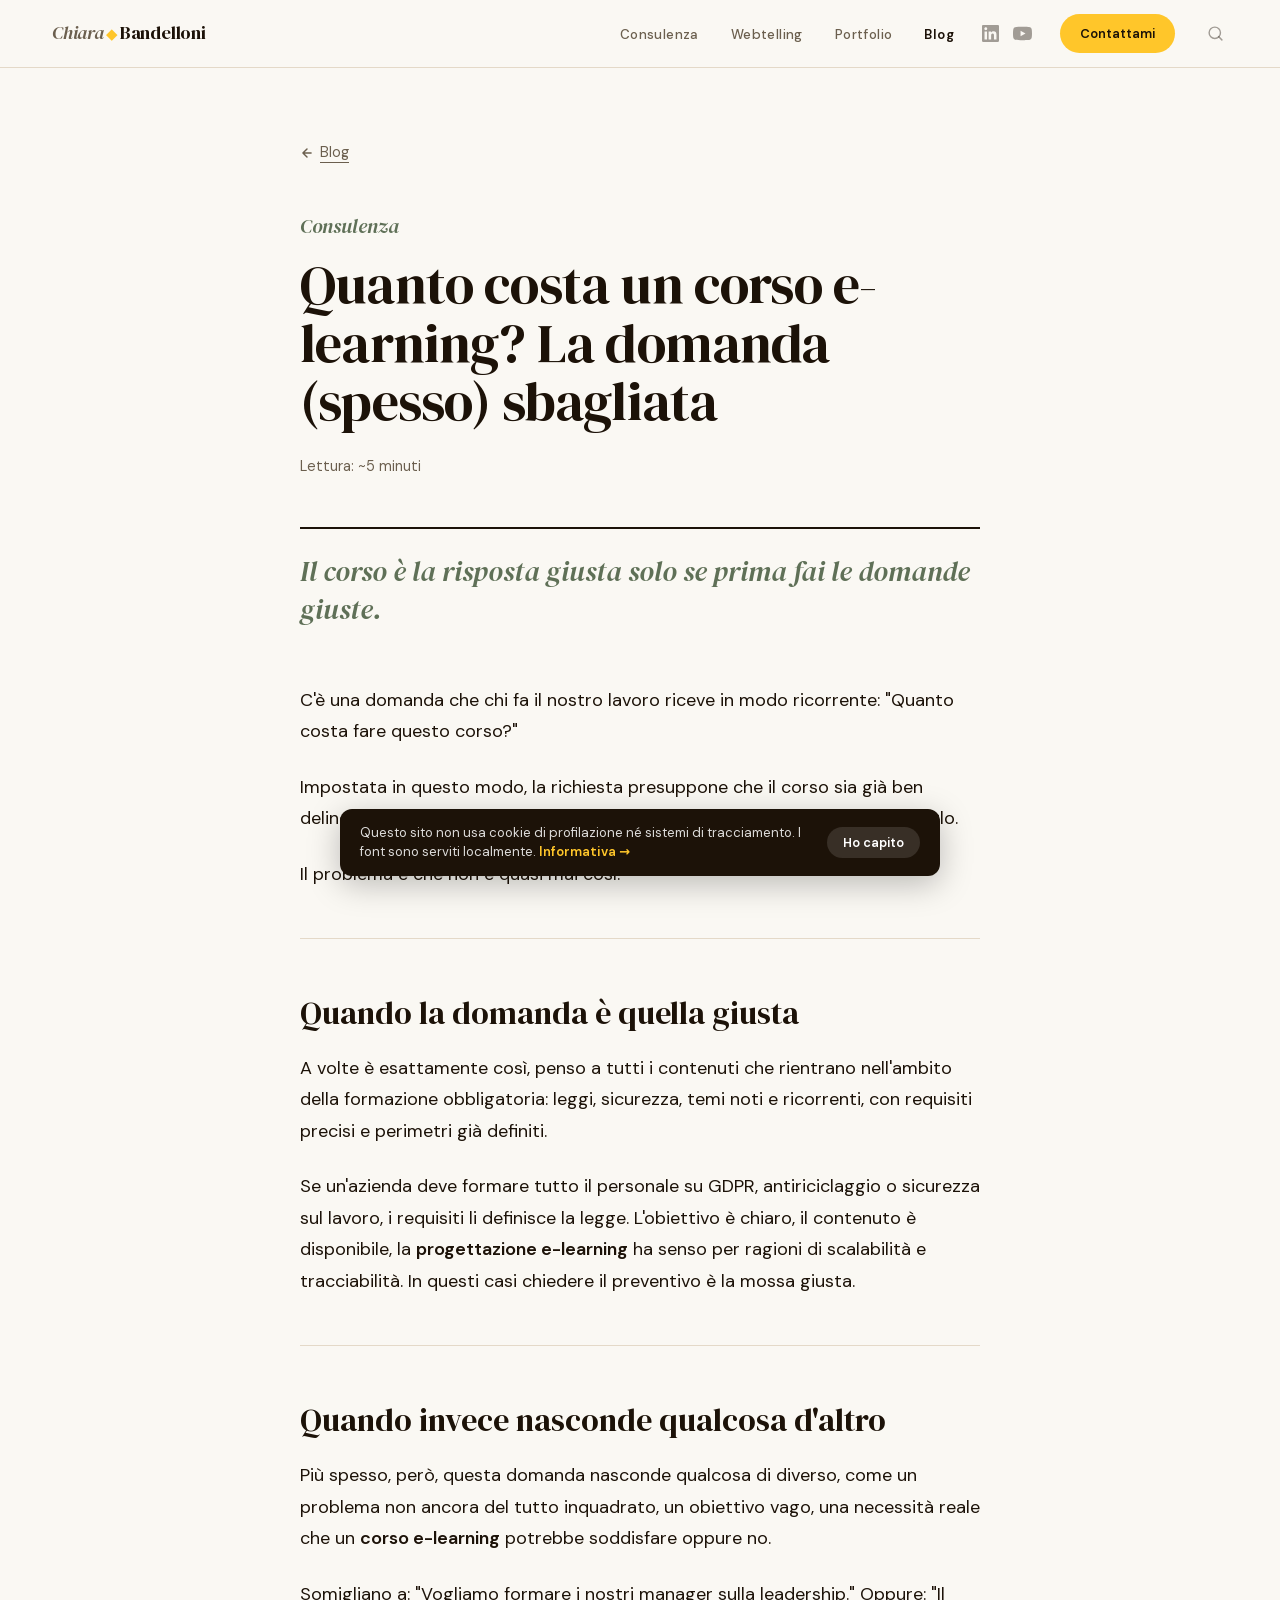
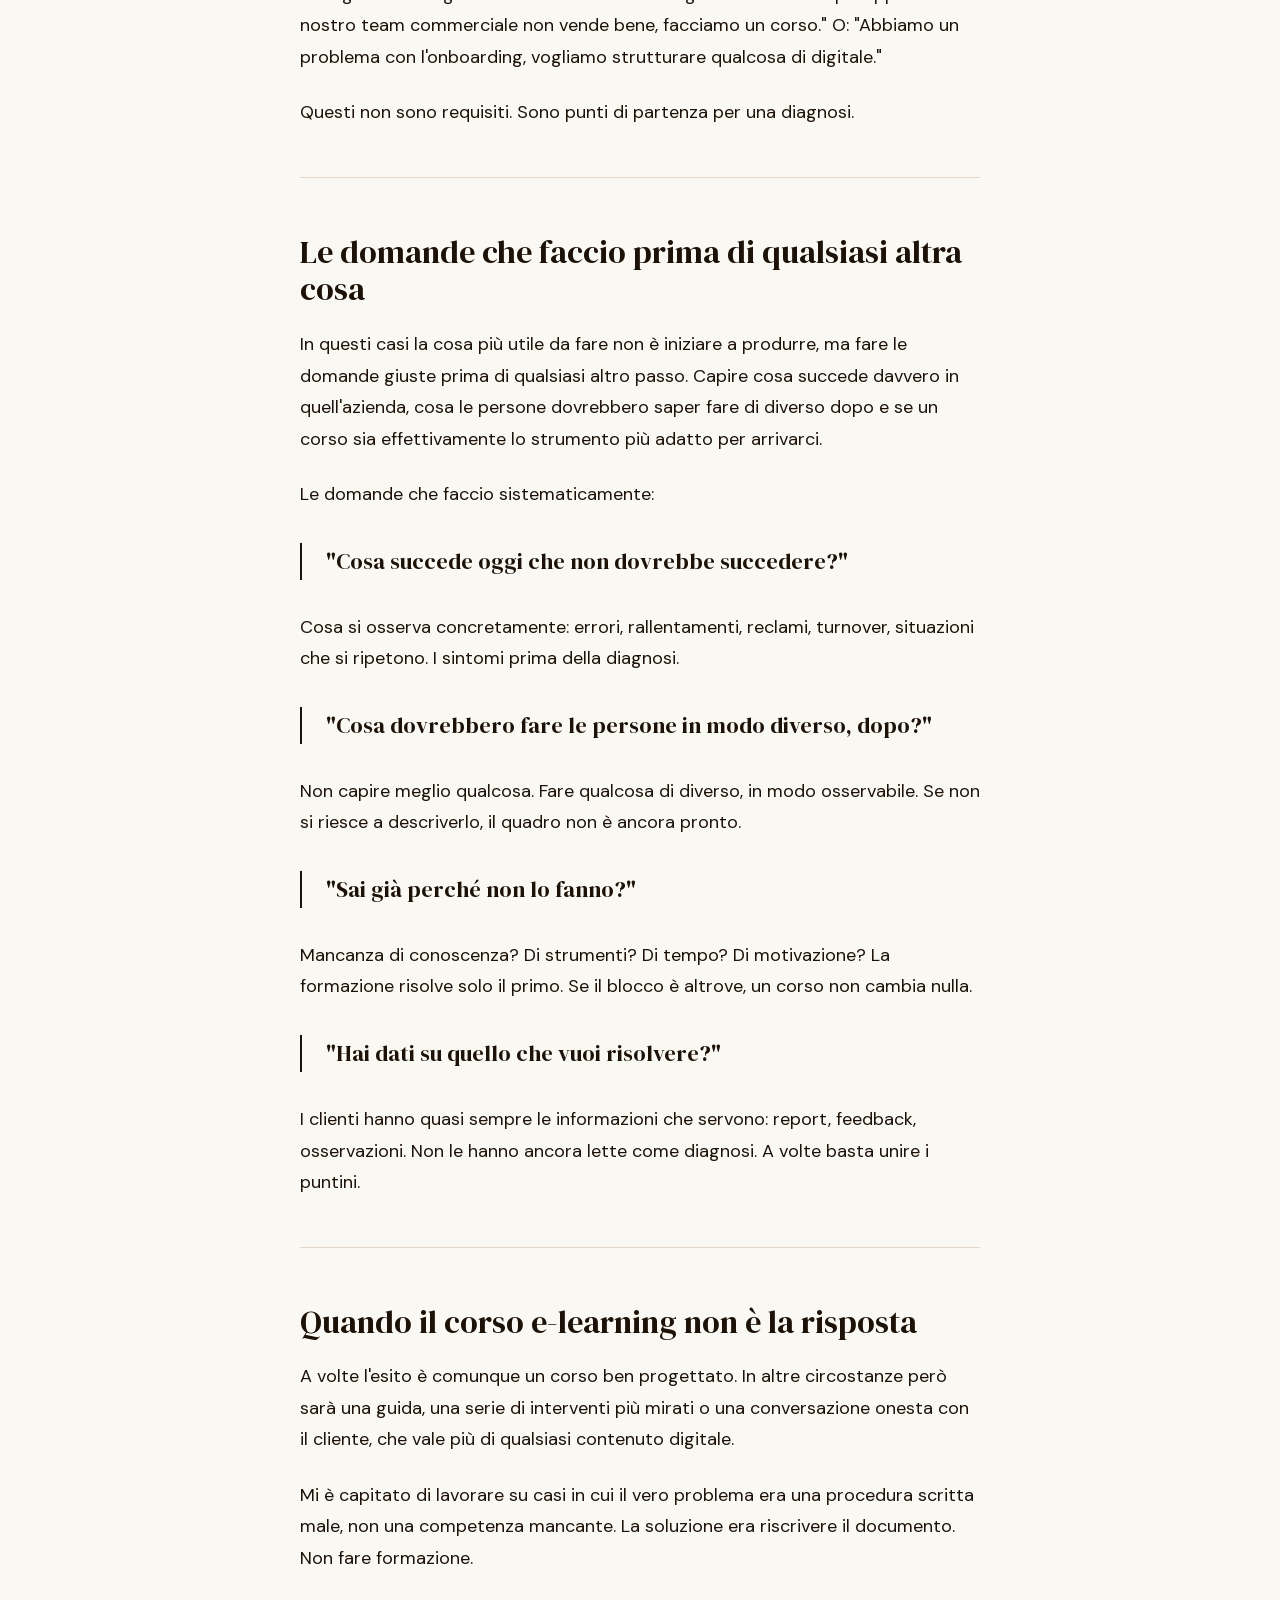
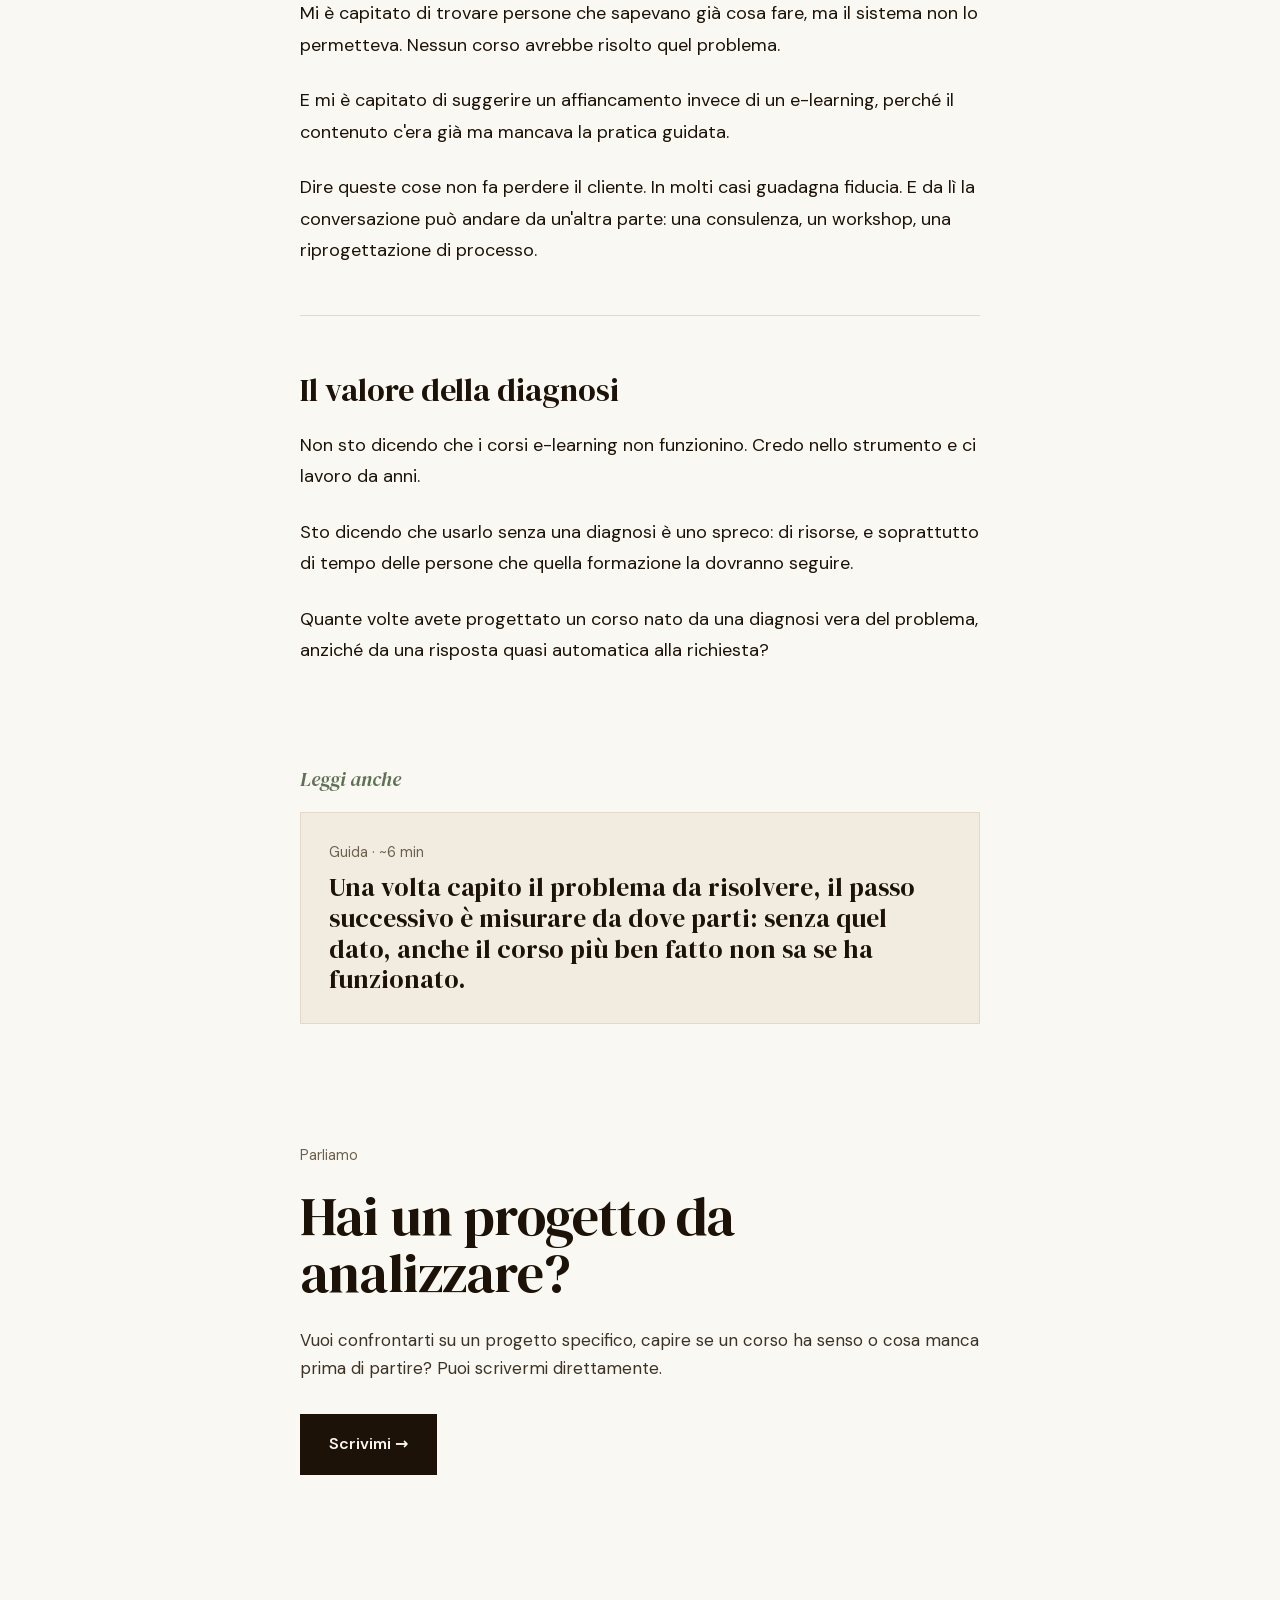
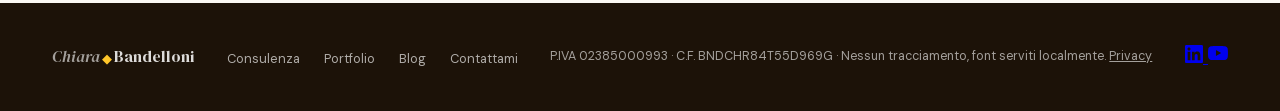
<file: blog/quanto-costa-corso-elearning-domanda-sbagliata.html>
<!DOCTYPE html>
<html lang="it">
<head>
<meta charset="UTF-8">
<meta name="viewport" content="width=device-width, initial-scale=1.0">
<title>Quanto costa un corso e-learning? Prima rispondi a questa domanda — Chiara Bandelloni</title>
<meta name="description" content="Quando un cliente chiede 'quanto costa un corso e-learning?' spesso sta saltando la fase più importante: la diagnosi del problema. Ecco perché, e cosa chiedere prima.">
<link rel="canonical" href="https://chiarabandelloni.it/blog/quanto-costa-corso-elearning-domanda-sbagliata">
<meta property="og:type" content="article">
<meta property="og:url" content="https://chiarabandelloni.it/blog/quanto-costa-corso-elearning-domanda-sbagliata">
<meta property="og:title" content="Quanto costa un corso e-learning? Prima rispondi a questa domanda — Chiara Bandelloni">
<meta property="og:description" content="Quando un cliente chiede 'quanto costa un corso e-learning?' spesso sta saltando la fase più importante: la diagnosi del problema. Ecco perché, e cosa chiedere prima.">
<meta property="og:image" content="https://chiarabandelloni.it/og-image.png">
<meta property="og:site_name" content="Chiara Bandelloni">
<meta property="og:locale" content="it_IT">
<meta name="twitter:card" content="summary_large_image">
<meta name="twitter:title" content="Quanto costa un corso e-learning? Prima rispondi a questa domanda — Chiara Bandelloni">
<meta name="twitter:description" content="Quando un cliente chiede 'quanto costa un corso e-learning?' spesso sta saltando la fase più importante: la diagnosi del problema. Ecco perché, e cosa chiedere prima.">
<meta name="twitter:image" content="https://chiarabandelloni.it/og-image.png">
<link rel="stylesheet" href="../fonts/fonts.css">
<link rel="stylesheet" href="../search.css">
<link rel="icon" type="image/svg+xml" href="../favicon.svg">
<style>
*, *::before, *::after { box-sizing: border-box; margin: 0; padding: 0; }
:root {
  --yellow:      #ffc62a;
  --yellow-pale: #fff8e1;
  --brown:       #1c1208;
  --warm-white:  #faf8f3;
  --cream:       #f2ece0;
  --muted:       #6b5f4e;
  --border:      #e4d9c8;
  --sage:        #5f7057;
  --dark-bg:     #1a1008;
  --serif:       'DM Serif Display', Georgia, serif;
  --sans:        'DM Sans', system-ui, sans-serif;
}
html { scroll-behavior: smooth; }
body { font-family: var(--sans); background: var(--warm-white); color: var(--brown); font-size: 17px; line-height: 1.65; -webkit-font-smoothing: antialiased; overflow-x: hidden; }
nav { position: sticky; top: 0; z-index: 100; background: var(--warm-white); border-bottom: 1px solid var(--border); padding: 0 52px; height: 68px; display: flex; align-items: center; justify-content: space-between; }
.nav-logo { font-family: var(--serif); font-size: 1.15rem; font-weight: 400; color: var(--brown); text-decoration: none; letter-spacing: -0.01em; }
.nav-logo em { font-style: italic; color: var(--muted); }
.nav-logo-sym { color: var(--yellow); padding: 0 2px; font-style: normal; font-size: 0.82em; vertical-align: middle; }
.nav-right { display: flex; align-items: center; gap: 28px; }
.nav-links { display: flex; align-items: center; gap: 32px; list-style: none; }
.nav-links a { font-size: 0.83rem; font-weight: 500; color: var(--muted); text-decoration: none; letter-spacing: 0.03em; transition: color 0.2s; }
.nav-links a:hover, .nav-links a.active { color: var(--brown); font-weight: 600; }
.nav-social { display: flex; align-items: center; gap: 14px; }
.nav-social-link { color: rgba(28,18,8,0.4); display: flex; align-items: center; text-decoration: none; transition: color 0.2s; }
.nav-social-link:hover { color: var(--brown); }
.nav-cta { background: var(--yellow); color: var(--brown); font-size: 0.8rem; font-weight: 700; padding: 9px 20px; border-radius: 100px; text-decoration: none; transition: background 0.2s; white-space: nowrap; }
.nav-cta:hover { background: var(--brown); color: var(--yellow); }
.nav-links-mobile-only { display: none; }

/* ── HAMBURGER ── */
.nav-hamburger { display: none; flex-direction: column; gap: 5px; background: none; border: none; cursor: pointer; padding: 6px 2px; -webkit-tap-highlight-color: transparent; }
.nav-hamburger span { display: block; width: 22px; height: 2px; background: var(--brown); border-radius: 2px; transition: transform 0.28s ease, opacity 0.28s ease; transform-origin: center; }
.nav-hamburger.open span:nth-child(1) { transform: translateY(7px) rotate(45deg); }
.nav-hamburger.open span:nth-child(2) { opacity: 0; }
.nav-hamburger.open span:nth-child(3) { transform: translateY(-7px) rotate(-45deg); }

/* ─────────────────────────────────────────
   LAYOUT COMUNE
───────────────────────────────────────── */
.wrap { max-width: 1280px; margin: 0 auto; padding: 0 48px; }
.block { padding-top: 140px; }

.h-section {
  font-family: var(--serif);
  font-weight: 400;
  font-size: clamp(2rem, 3.4vw, 2.75rem);
  line-height: 1.12;
}

.note {
  font-family: var(--serif);
  font-style: italic;
  color: var(--sage);
  line-height: 1.3;
}

.text-link {
  color: var(--brown);
  font-weight: 600;
  text-decoration: underline;
  text-decoration-thickness: 1px;
  text-underline-offset: 5px;
}
.text-link:hover { text-decoration-thickness: 2px; }

.btn-dark {
  display: inline-block;
  padding: 16px 28px;
  background: var(--brown);
  color: var(--warm-white);
  font-weight: 600;
  font-size: 1rem;
  text-decoration: none;
  border: 1.5px solid var(--brown);
  transition: background 0.2s, color 0.2s;
}
.btn-dark:hover { background: transparent; color: var(--brown); }

/* ─────────────────────────────────────────
   ARTICOLO
───────────────────────────────────────── */
.col { max-width: 680px; margin: 0 auto; }

.post-header { padding: 72px 24px 0; }
.back-link { display: inline-flex; align-items: center; gap: 6px; font-size: 0.9rem; color: var(--muted); text-decoration: underline; text-decoration-thickness: 1px; text-underline-offset: 5px; margin-bottom: 48px; }
.back-link:hover { color: var(--brown); }
.post-category { font-family: var(--serif); font-style: italic; color: var(--sage); font-size: 1.25rem; line-height: 1.3; margin-bottom: 16px; }
h1 { font-family: var(--serif); font-weight: 400; font-size: clamp(2.2rem, 4.6vw, 3.4rem); line-height: 1.08; letter-spacing: -0.015em; margin-bottom: 24px; }
.post-meta { font-size: 0.9rem; color: var(--muted); }

.post-visual { padding: 48px 24px 0; }
.post-visual-inner { border-top: 2px solid var(--brown); padding-top: 24px; }
.post-visual-bar { display: none; }
.post-visual-quote { font-family: var(--serif); font-style: italic; color: var(--sage); font-size: clamp(1.4rem, 2.6vw, 1.75rem); line-height: 1.35; }

.post-body { padding: 56px 24px 0; }
.prose p { margin-bottom: 24px; font-size: 18px; line-height: 1.75; }
.prose p:last-child { margin-bottom: 0; }
.prose h2 { font-family: var(--serif); font-weight: 400; font-size: clamp(1.6rem, 2.6vw, 2rem); line-height: 1.18; margin: 56px 0 20px; }
.prose h3 { font-family: var(--serif); font-weight: 400; font-size: 1.4rem; line-height: 1.25; margin: 40px 0 14px; }
.prose strong { font-weight: 600; }
.prose em { font-style: italic; }
.prose hr { border: none; border-top: 1px solid var(--border); margin: 48px 0; }
.prose ul, .prose ol { margin: 0 0 24px; padding-left: 0; list-style: none; }
.prose ul li, .prose ol li { position: relative; padding-left: 24px; margin-bottom: 10px; font-size: 18px; line-height: 1.7; }
.prose ul li::before { content: ''; position: absolute; left: 2px; top: 13px; width: 6px; height: 6px; background: var(--brown); }
.prose ol { counter-reset: prose-counter; }
.prose ol li { counter-increment: prose-counter; }
.prose ol li::before { content: counter(prose-counter) "."; position: absolute; left: 0; top: 0; font-family: var(--serif); font-style: italic; color: var(--sage); }
.prose a { color: var(--brown); text-decoration: underline; text-decoration-thickness: 1px; text-underline-offset: 4px; }
.prose a:hover { text-decoration-thickness: 2px; }
.prose .checklist { background: var(--cream); border-top: 2px solid var(--brown); padding: 28px 32px; margin: 32px 0; }
.prose .checklist p.checklist-title { font-weight: 600; font-size: 0.95rem; margin-bottom: 16px; }
.prose .checklist ol { margin-bottom: 0; }
.prose .question-block { border-left: 2px solid var(--brown); padding: 4px 0 4px 24px; margin: 32px 0; }
.prose .question-block p { margin: 0; font-family: var(--serif); font-size: 1.4rem; line-height: 1.3; }
.prose .question-block strong { font-weight: 400; }

.post-related { padding: 96px 24px 0; }
.related-label { font-family: var(--serif); font-style: italic; color: var(--sage); font-size: 1.25rem; margin-bottom: 16px; }
.related-card { display: block; padding: 28px; background: var(--cream); border: 1px solid var(--border); color: var(--brown); text-decoration: none; transition: border-color 0.2s; }
.related-card:hover { border-color: var(--brown); }
.related-arrow { display: none; }
.related-tag { font-size: 0.9rem; color: var(--muted); margin-bottom: 8px; }
.related-title { font-family: var(--serif); font-size: 1.6rem; line-height: 1.2; }

.post-cta { padding: 120px 24px 128px; }
.cta-label { font-size: 0.9rem; color: var(--muted); margin-bottom: 20px; }
.cta-label::first-letter { text-transform: uppercase; }
.cta-title { font-family: var(--serif); font-weight: 400; font-size: clamp(2.2rem, 5vw, 3.4rem); line-height: 1.05; letter-spacing: -0.015em; }
.cta-body { margin: 24px 0 32px; color: #3d3226; }

/* ─────────────────────────────────────────
   FOOTER
───────────────────────────────────────── */
footer {
  background: var(--brown);
  padding: 40px 52px;
  display: flex;
  justify-content: space-between;
  align-items: center;
}

.footer-logo {
  font-family: var(--serif);
  font-size: 1rem;
  color: rgba(255,255,255,0.85);
  text-decoration: none;
  font-weight: 400;
}
.footer-logo em { font-style: italic; color: rgba(255,255,255,0.6); font-weight: 400; }
.footer-logo-sym { color: var(--yellow); padding: 0 2px; font-style: normal; font-size: 0.82em; vertical-align: middle; }

.footer-links {
  display: flex; gap: 24px; list-style: none;
}
.footer-links a {
  font-size: 0.8rem;
  color: rgba(255,255,255,0.65);
  text-decoration: none;
  transition: color 0.2s;
}
.footer-links a:hover { color: #fff; }

.footer-copy {
  font-size: 0.78rem;
  color: rgba(255,255,255,0.6);
}


/* ── RESPONSIVE ── */
@media (max-width: 1024px) {
  nav { padding: 0 24px; }
  footer { padding: 32px; }
}
@media (max-width: 640px) {
  nav { padding: 0 20px; height: 60px; }
  .nav-hamburger { display: flex; }
  .nav-social { display: none; } .nav-cta { display: none; } .nav-links-mobile-only { display: block; }
  .nav-links { display: none; position: fixed; top: 60px; left: 0; right: 0; flex-direction: column; gap: 0; background: var(--warm-white); border-bottom: 1px solid var(--border); padding: 8px 0 16px; box-shadow: 0 8px 24px rgba(28,18,8,0.08); z-index: 99; }
  .nav-links.open { display: flex; }
  .nav-links li { border-bottom: 1px solid var(--border); }
  .nav-links li:last-child { border-bottom: none; }
  .nav-links a { display: block; padding: 14px 20px; font-size: 0.92rem; color: var(--brown); }
  .post-header { padding: 40px 20px 0; }
  .back-link { margin-bottom: 32px; }
  .post-visual, .post-body { padding-left: 20px; padding-right: 20px; }
  .post-related { padding: 72px 20px 0; }
  .post-cta { padding: 88px 20px 80px; }
  .prose .checklist { padding: 24px 20px; }
  footer { flex-direction: column; gap: 20px; text-align: center; padding: 32px 20px; }
  .footer-links { flex-wrap: wrap; justify-content: center; gap: 16px; }
}
#cookie-notice {
  position: fixed;
  bottom: 24px; left: 50%;
  transform: translateX(-50%);
  background: var(--brown);
  color: rgba(255,255,255,0.85);
  padding: 14px 20px;
  border-radius: 12px;
  font-size: 0.82rem;
  line-height: 1.5;
  display: flex;
  align-items: center;
  gap: 20px;
  max-width: min(600px, calc(100vw - 32px));
  box-shadow: 0 8px 32px rgba(0,0,0,0.25);
  z-index: 9999;
  transition: opacity 0.3s, transform 0.3s;
}
#cookie-notice.hidden {
  opacity: 0;
  pointer-events: none;
  transform: translateX(-50%) translateY(12px);
}
#cookie-notice a { color: var(--yellow); text-decoration: none; font-weight: 600; white-space: nowrap; }
#cookie-notice a:hover { text-decoration: underline; }
#cookie-close {
  background: rgba(255,255,255,0.12);
  border: none;
  color: #fff;
  font-size: 0.8rem;
  font-weight: 600;
  padding: 7px 16px;
  border-radius: 100px;
  cursor: pointer;
  white-space: nowrap;
  font-family: var(--sans);
  transition: background 0.2s;
  flex-shrink: 0;
}
#cookie-close:hover { background: rgba(255,255,255,0.22); }
@media (max-width: 640px) {
  #cookie-notice { bottom: 16px; flex-direction: column; align-items: flex-start; gap: 12px; }
}
</style>
</head>
<body>

<!-- ── NAV ── -->
<nav>
  <a href="../index.html" class="nav-logo"><em>Chiara</em><span class="nav-logo-sym">◆</span>Bandelloni</a>
  <div class="nav-right">
    <ul class="nav-links">
      <li><a href="../index.html#consulenza">Consulenza</a></li>
      <li><a href="https://chiarabandelloni.substack.com/" target="_blank" rel="noopener">Webtelling</a></li>
      <li><a href="../index.html#portfolio">Portfolio</a></li>
      <li><a href="index.html" class="active">Blog</a></li>
    </ul>
    <div class="nav-social">
      <a href="https://www.linkedin.com/in/chiarabandelloni/" target="_blank" rel="noopener" class="nav-social-link" aria-label="LinkedIn">
        <svg width="17" height="17" viewBox="0 0 24 24" fill="currentColor"><path d="M20.447 20.452h-3.554v-5.569c0-1.328-.027-3.037-1.852-3.037-1.853 0-2.136 1.445-2.136 2.939v5.667H9.351V9h3.414v1.561h.046c.477-.9 1.637-1.85 3.37-1.85 3.601 0 4.267 2.37 4.267 5.455v6.286zM5.337 7.433c-1.144 0-2.063-.926-2.063-2.065 0-1.138.92-2.063 2.063-2.063 1.14 0 2.064.925 2.064 2.063 0 1.139-.925 2.065-2.064 2.065zm1.782 13.019H3.555V9h3.564v11.452zM22.225 0H1.771C.792 0 0 .774 0 1.729v20.542C0 23.227.792 24 1.771 24h20.451C23.2 24 24 23.227 24 22.271V1.729C24 .774 23.2 0 22.222 0h.003z"/></svg>
      </a>
      <a href="https://www.youtube.com/@webtelling" target="_blank" rel="noopener" class="nav-social-link" aria-label="YouTube">
        <svg width="19" height="19" viewBox="0 0 24 24" fill="currentColor"><path d="M23.498 6.186a3.016 3.016 0 0 0-2.122-2.136C19.505 3.545 12 3.545 12 3.545s-7.505 0-9.377.505A3.017 3.017 0 0 0 .502 6.186C0 8.07 0 12 0 12s0 3.93.502 5.814a3.016 3.016 0 0 0 2.122 2.136c1.871.505 9.376.505 9.376.505s7.505 0 9.377-.505a3.015 3.015 0 0 0 2.122-2.136C24 15.93 24 12 24 12s0-3.93-.502-5.814zM9.545 15.568V8.432L15.818 12l-6.273 3.568z"/></svg>
      </a>
    </div>
    <a href="../contattami.html" class="nav-cta">Contattami</a>
    <button class="nav-search-btn" aria-label="Cerca nel sito">
      <svg width="17" height="17" viewBox="0 0 24 24" fill="none" stroke="currentColor" stroke-width="2" stroke-linecap="round" stroke-linejoin="round"><circle cx="11" cy="11" r="8"/><path d="m21 21-4.35-4.35"/></svg>
    </button>
    <button class="nav-hamburger" aria-label="Menu" aria-expanded="false">
      <span></span><span></span><span></span>
    </button>
  </div>
</nav>

<!-- ── POST HEADER ── -->
<div class="post-header">
  <div class="post-header-inner col">
    <a href="index.html" class="back-link">
      <svg width="14" height="14" viewBox="0 0 24 24" fill="none" stroke="currentColor" stroke-width="2.5" stroke-linecap="round" stroke-linejoin="round"><path d="M19 12H5M12 19l-7-7 7-7"/></svg>
      Blog
    </a>
    <p class="post-category">Consulenza</p>
    <h1>Quanto costa un corso e-learning? La domanda (spesso) sbagliata</h1>
    <p class="post-meta">Lettura: ~5 minuti</p>
  </div>
</div>

<!-- ── POST VISUAL ── -->
<div class="post-visual">
  <div class="post-visual-inner col">
    <div class="post-visual-bar"></div>
    <p class="post-visual-quote">Il corso è la risposta giusta solo se prima fai le domande giuste.</p>
  </div>
</div>

<!-- ── POST BODY ── -->
<div class="post-body">
  <div class="post-body-inner col">
    <div class="prose">

      <p>C'è una domanda che chi fa il nostro lavoro riceve in modo ricorrente: "Quanto costa fare questo corso?"</p>

      <p>Impostata in questo modo, la richiesta presuppone che il corso sia già ben delineato, con contenuti definiti e obiettivi chiari. Noi dobbiamo solo costruirlo.</p>

      <p>Il problema è che non è quasi mai così.</p>

      <hr>

      <h2>Quando la domanda è quella giusta</h2>

      <p>A volte è esattamente così, penso a tutti i contenuti che rientrano nell'ambito della formazione obbligatoria: leggi, sicurezza, temi noti e ricorrenti, con requisiti precisi e perimetri già definiti.</p>

      <p>Se un'azienda deve formare tutto il personale su GDPR, antiriciclaggio o sicurezza sul lavoro, i requisiti li definisce la legge. L'obiettivo è chiaro, il contenuto è disponibile, la <strong>progettazione e-learning</strong> ha senso per ragioni di scalabilità e tracciabilità. In questi casi chiedere il preventivo è la mossa giusta.</p>

      <hr>

      <h2>Quando invece nasconde qualcosa d'altro</h2>

      <p>Più spesso, però, questa domanda nasconde qualcosa di diverso, come un problema non ancora del tutto inquadrato, un obiettivo vago, una necessità reale che un <strong>corso e-learning</strong> potrebbe soddisfare oppure no.</p>

      <p>Somigliano a: "Vogliamo formare i nostri manager sulla leadership." Oppure: "Il nostro team commerciale non vende bene, facciamo un corso." O: "Abbiamo un problema con l'onboarding, vogliamo strutturare qualcosa di digitale."</p>

      <p>Questi non sono requisiti. Sono punti di partenza per una diagnosi.</p>

      <hr>

      <h2>Le domande che faccio prima di qualsiasi altra cosa</h2>

      <p>In questi casi la cosa più utile da fare non è iniziare a produrre, ma fare le domande giuste prima di qualsiasi altro passo. Capire cosa succede davvero in quell'azienda, cosa le persone dovrebbero saper fare di diverso dopo e se un corso sia effettivamente lo strumento più adatto per arrivarci.</p>

      <p>Le domande che faccio sistematicamente:</p>

      <div class="question-block">
        <p><strong>"Cosa succede oggi che non dovrebbe succedere?"</strong></p>
      </div>
      <p>Cosa si osserva concretamente: errori, rallentamenti, reclami, turnover, situazioni che si ripetono. I sintomi prima della diagnosi.</p>

      <div class="question-block">
        <p><strong>"Cosa dovrebbero fare le persone in modo diverso, dopo?"</strong></p>
      </div>
      <p>Non capire meglio qualcosa. Fare qualcosa di diverso, in modo osservabile. Se non si riesce a descriverlo, il quadro non è ancora pronto.</p>

      <div class="question-block">
        <p><strong>"Sai già perché non lo fanno?"</strong></p>
      </div>
      <p>Mancanza di conoscenza? Di strumenti? Di tempo? Di motivazione? La formazione risolve solo il primo. Se il blocco è altrove, un corso non cambia nulla.</p>

      <div class="question-block">
        <p><strong>"Hai dati su quello che vuoi risolvere?"</strong></p>
      </div>
      <p>I clienti hanno quasi sempre le informazioni che servono: report, feedback, osservazioni. Non le hanno ancora lette come diagnosi. A volte basta unire i puntini.</p>

      <hr>

      <h2>Quando il corso e-learning non è la risposta</h2>

      <p>A volte l'esito è comunque un corso ben progettato. In altre circostanze però sarà una guida, una serie di interventi più mirati o una conversazione onesta con il cliente, che vale più di qualsiasi contenuto digitale.</p>

      <p>Mi è capitato di lavorare su casi in cui il vero problema era una procedura scritta male, non una competenza mancante. La soluzione era riscrivere il documento. Non fare formazione.</p>

      <p>Mi è capitato di trovare persone che sapevano già cosa fare, ma il sistema non lo permetteva. Nessun corso avrebbe risolto quel problema.</p>

      <p>E mi è capitato di suggerire un affiancamento invece di un e-learning, perché il contenuto c'era già ma mancava la pratica guidata.</p>

      <p>Dire queste cose non fa perdere il cliente. In molti casi guadagna fiducia. E da lì la conversazione può andare da un'altra parte: una consulenza, un workshop, una riprogettazione di processo.</p>

      <hr>

      <h2>Il valore della diagnosi</h2>

      <p>Non sto dicendo che i corsi e-learning non funzionino. Credo nello strumento e ci lavoro da anni.</p>

      <p>Sto dicendo che usarlo senza una diagnosi è uno spreco: di risorse, e soprattutto di tempo delle persone che quella formazione la dovranno seguire.</p>

      <p>Quante volte avete progettato un corso nato da una diagnosi vera del problema, anziché da una risposta quasi automatica alla richiesta?</p>

    </div>
  </div>
</div>

<!-- ── RELATED ── -->
<div class="post-related">
  <div class="post-related-inner col">
    <p class="related-label">Leggi anche</p>
    <a href="misurare-efficacia-formazione-baseline.html" class="related-card">
      <div class="related-arrow">
        <svg width="16" height="16" viewBox="0 0 24 24" fill="none" stroke="currentColor" stroke-width="2.5" stroke-linecap="round" stroke-linejoin="round"><path d="M5 12h14M12 5l7 7-7 7"/></svg>
      </div>
      <div class="related-content">
        <p class="related-tag">Guida · ~6 min</p>
        <p class="related-title">Una volta capito il problema da risolvere, il passo successivo è misurare da dove parti: senza quel dato, anche il corso più ben fatto non sa se ha funzionato.</p>
      </div>
    </a>
  </div>
</div>

<!-- ── CTA ── -->
<div class="post-cta">
  <div class="post-cta-inner col">
    <p class="cta-label">parliamo</p>
    <h2 class="cta-title">Hai un progetto da analizzare?</h2>
    <p class="cta-body">Vuoi confrontarti su un progetto specifico, capire se un corso ha senso o cosa manca prima di partire? Puoi scrivermi direttamente.</p>
    <a href="../contattami.html" class="btn-dark">Scrivimi →</a>
  </div>
</div>

<!-- ── FOOTER ── -->
<footer>
  <a href="../index.html" class="footer-logo"><em>Chiara</em><span class="footer-logo-sym">◆</span>Bandelloni</a>
  <ul class="footer-links">
    <li><a href="../index.html#consulenza">Consulenza</a></li>
    <li><a href="../index.html#portfolio">Portfolio</a></li>
    <li><a href="index.html">Blog</a></li>
    <li><a href="../contattami.html">Contattami</a></li>
  </ul>
  <p class="footer-copy">P.IVA 02385000993 · C.F. BNDCHR84T55D969G · Nessun tracciamento, font serviti localmente. <a href="../privacy-policy.html" style="color:inherit">Privacy</a></p>
  <div class="footer-social">
    <a href="https://www.linkedin.com/in/chiarabandelloni/" target="_blank" rel="noopener" class="footer-social-link" aria-label="LinkedIn">
      <svg width="18" height="18" viewBox="0 0 24 24" fill="currentColor"><path d="M20.447 20.452h-3.554v-5.569c0-1.328-.027-3.037-1.852-3.037-1.853 0-2.136 1.445-2.136 2.939v5.667H9.351V9h3.414v1.561h.046c.477-.9 1.637-1.85 3.37-1.85 3.601 0 4.267 2.37 4.267 5.455v6.286zM5.337 7.433c-1.144 0-2.063-.926-2.063-2.065 0-1.138.92-2.063 2.063-2.063 1.14 0 2.064.925 2.064 2.063 0 1.139-.925 2.065-2.064 2.065zm1.782 13.019H3.555V9h3.564v11.452zM22.225 0H1.771C.792 0 0 .774 0 1.729v20.542C0 23.227.792 24 1.771 24h20.451C23.2 24 24 23.227 24 22.271V1.729C24 .774 23.2 0 22.222 0h.003z"/></svg>
    </a>
    <a href="https://www.youtube.com/@webtelling" target="_blank" rel="noopener" class="footer-social-link" aria-label="YouTube">
      <svg width="20" height="20" viewBox="0 0 24 24" fill="currentColor"><path d="M23.498 6.186a3.016 3.016 0 0 0-2.122-2.136C19.505 3.545 12 3.545 12 3.545s-7.505 0-9.377.505A3.017 3.017 0 0 0 .502 6.186C0 8.07 0 12 0 12s0 3.93.502 5.814a3.016 3.016 0 0 0 2.122 2.136c1.871.505 9.376.505 9.376.505s7.505 0 9.377-.505a3.015 3.015 0 0 0 2.122-2.136C24 15.93 24 12 24 12s0-3.93-.502-5.814zM9.545 15.568V8.432L15.818 12l-6.273 3.568z"/></svg>
    </a>
  </div>
</footer>

<script>
(function(){
  var btn = document.querySelector('.nav-hamburger');
  var menu = document.querySelector('.nav-links');
  if (!btn || !menu) return;
  btn.addEventListener('click', function(e){
    e.stopPropagation();
    var open = btn.classList.toggle('open');
    menu.classList.toggle('open');
    btn.setAttribute('aria-expanded', open);
  });
  document.addEventListener('click', function(e){
    if (!btn.contains(e.target) && !menu.contains(e.target)){
      btn.classList.remove('open');
      menu.classList.remove('open');
      btn.setAttribute('aria-expanded','false');
    }
  });
  menu.querySelectorAll('a').forEach(function(a){
    a.addEventListener('click', function(){
      btn.classList.remove('open');
      menu.classList.remove('open');
      btn.setAttribute('aria-expanded','false');
    });
  });
})();
</script>
<div id="cookie-notice" role="status" aria-live="polite">
  <span>Questo sito non usa cookie di profilazione né sistemi di tracciamento. I font sono serviti localmente. <a href="../privacy-policy.html#cookie">Informativa →</a></span>
  <button id="cookie-close" aria-label="Chiudi avviso cookie">Ho capito</button>
</div>
<script>
(function(){
  var notice = document.getElementById('cookie-notice');
  var close  = document.getElementById('cookie-close');
  if (!notice || !close) return;
  if (localStorage.getItem('cookie-ok')) { notice.classList.add('hidden'); return; }
  close.addEventListener('click', function(){
    notice.classList.add('hidden');
    localStorage.setItem('cookie-ok', '1');
  });
})();
</script>
<script src="../search.js"></script>
</body>
</html>
</file>
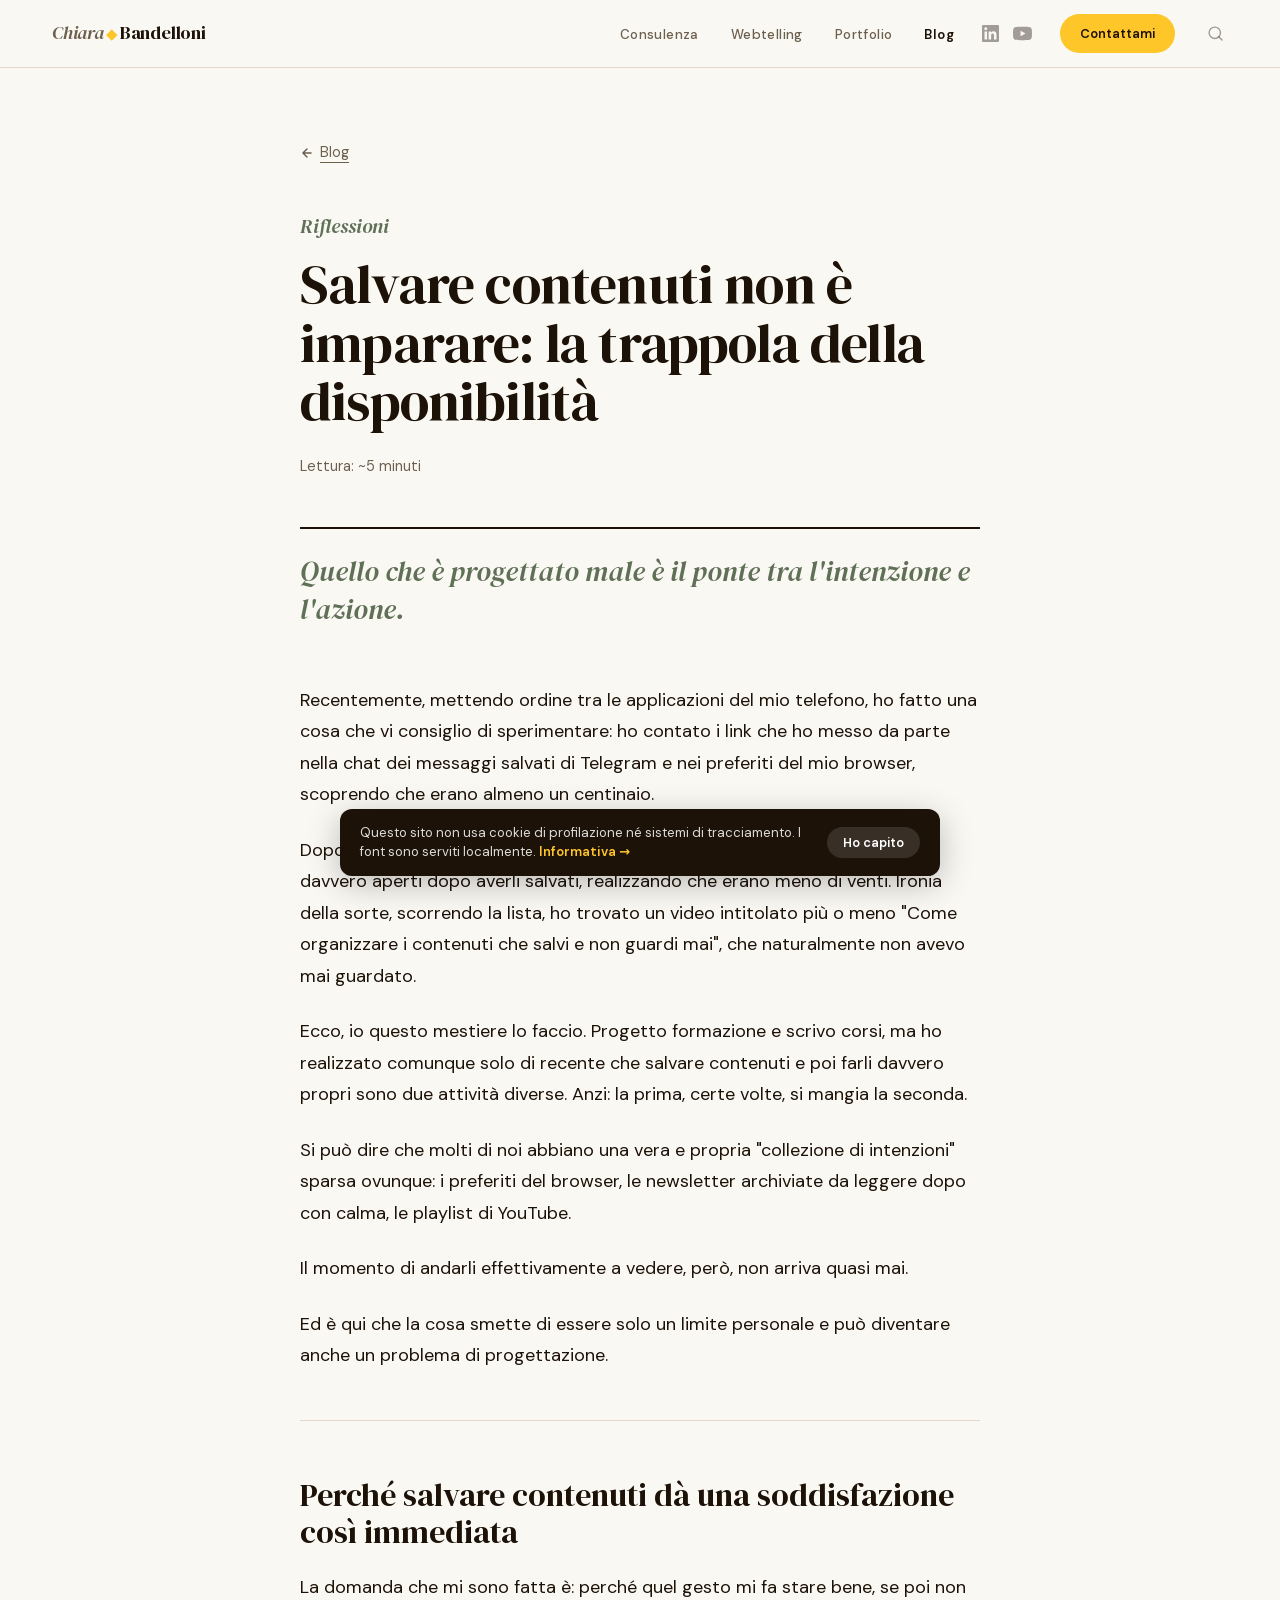
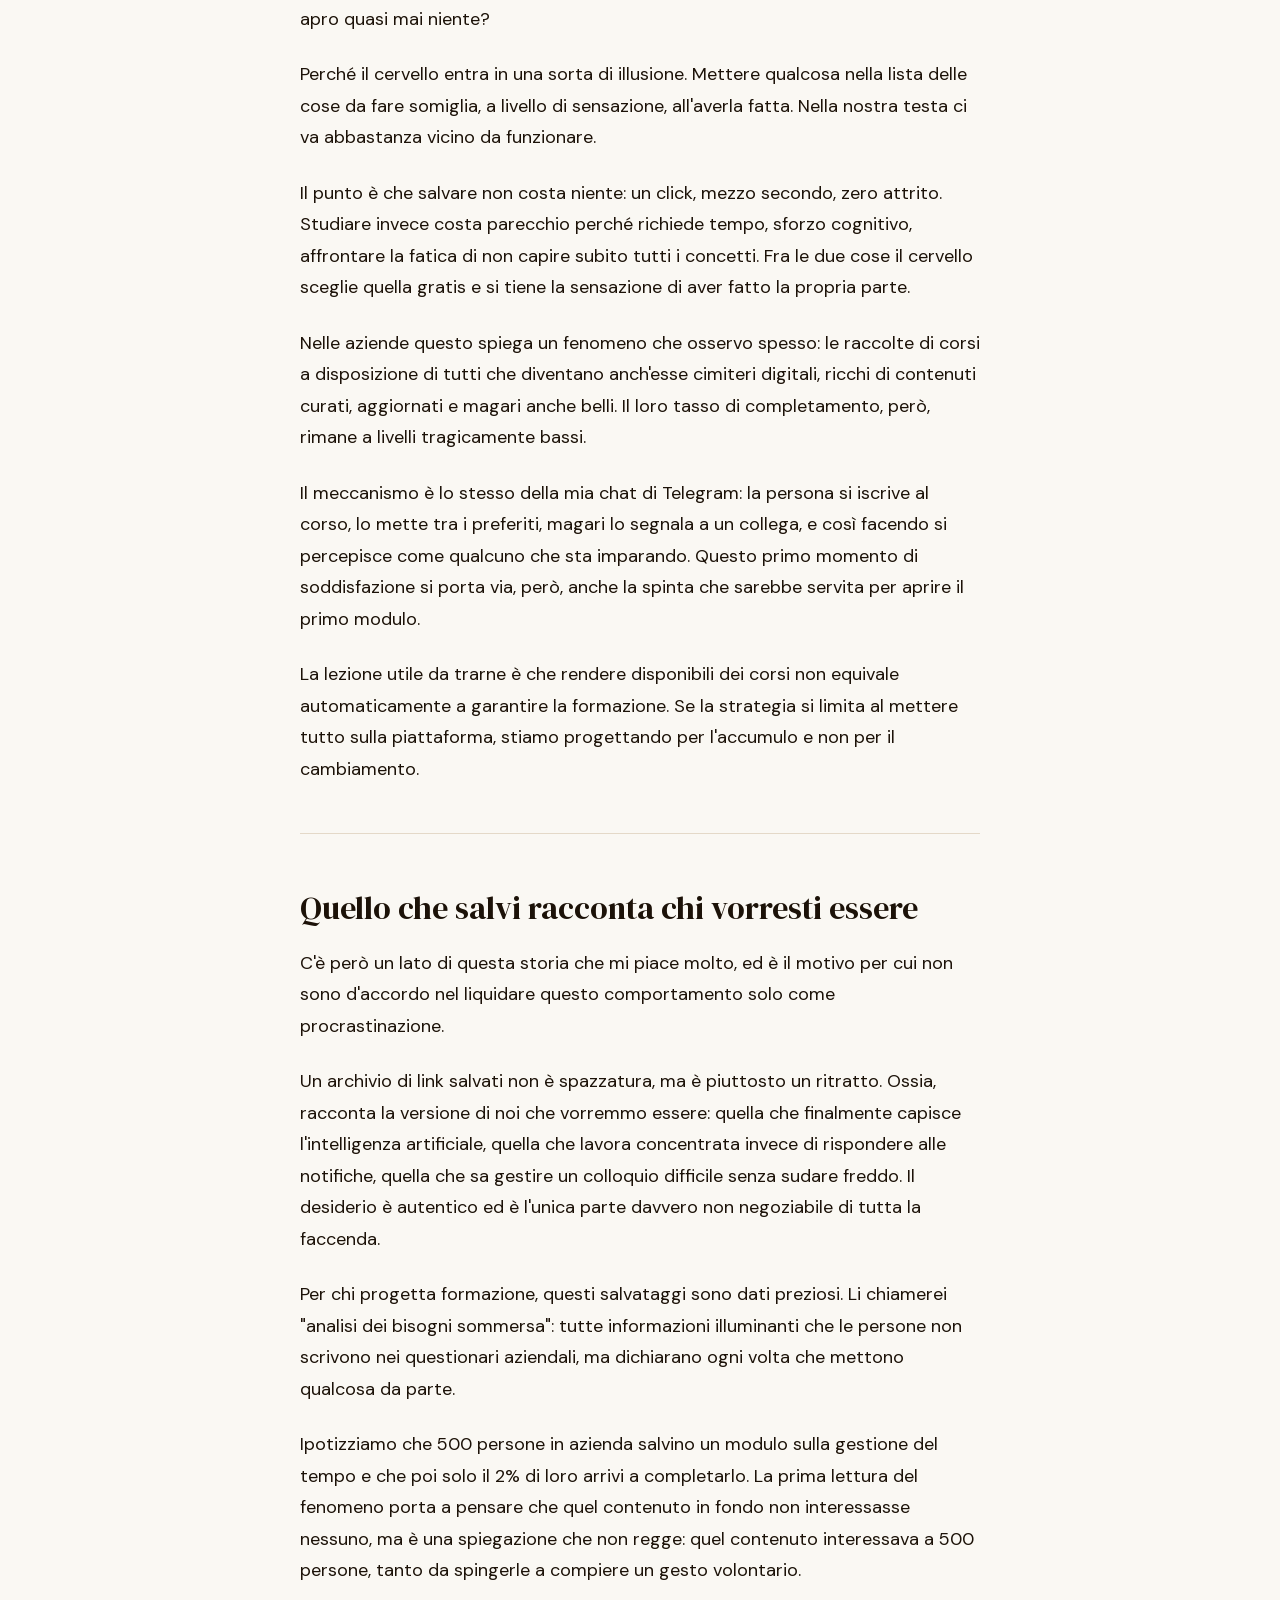
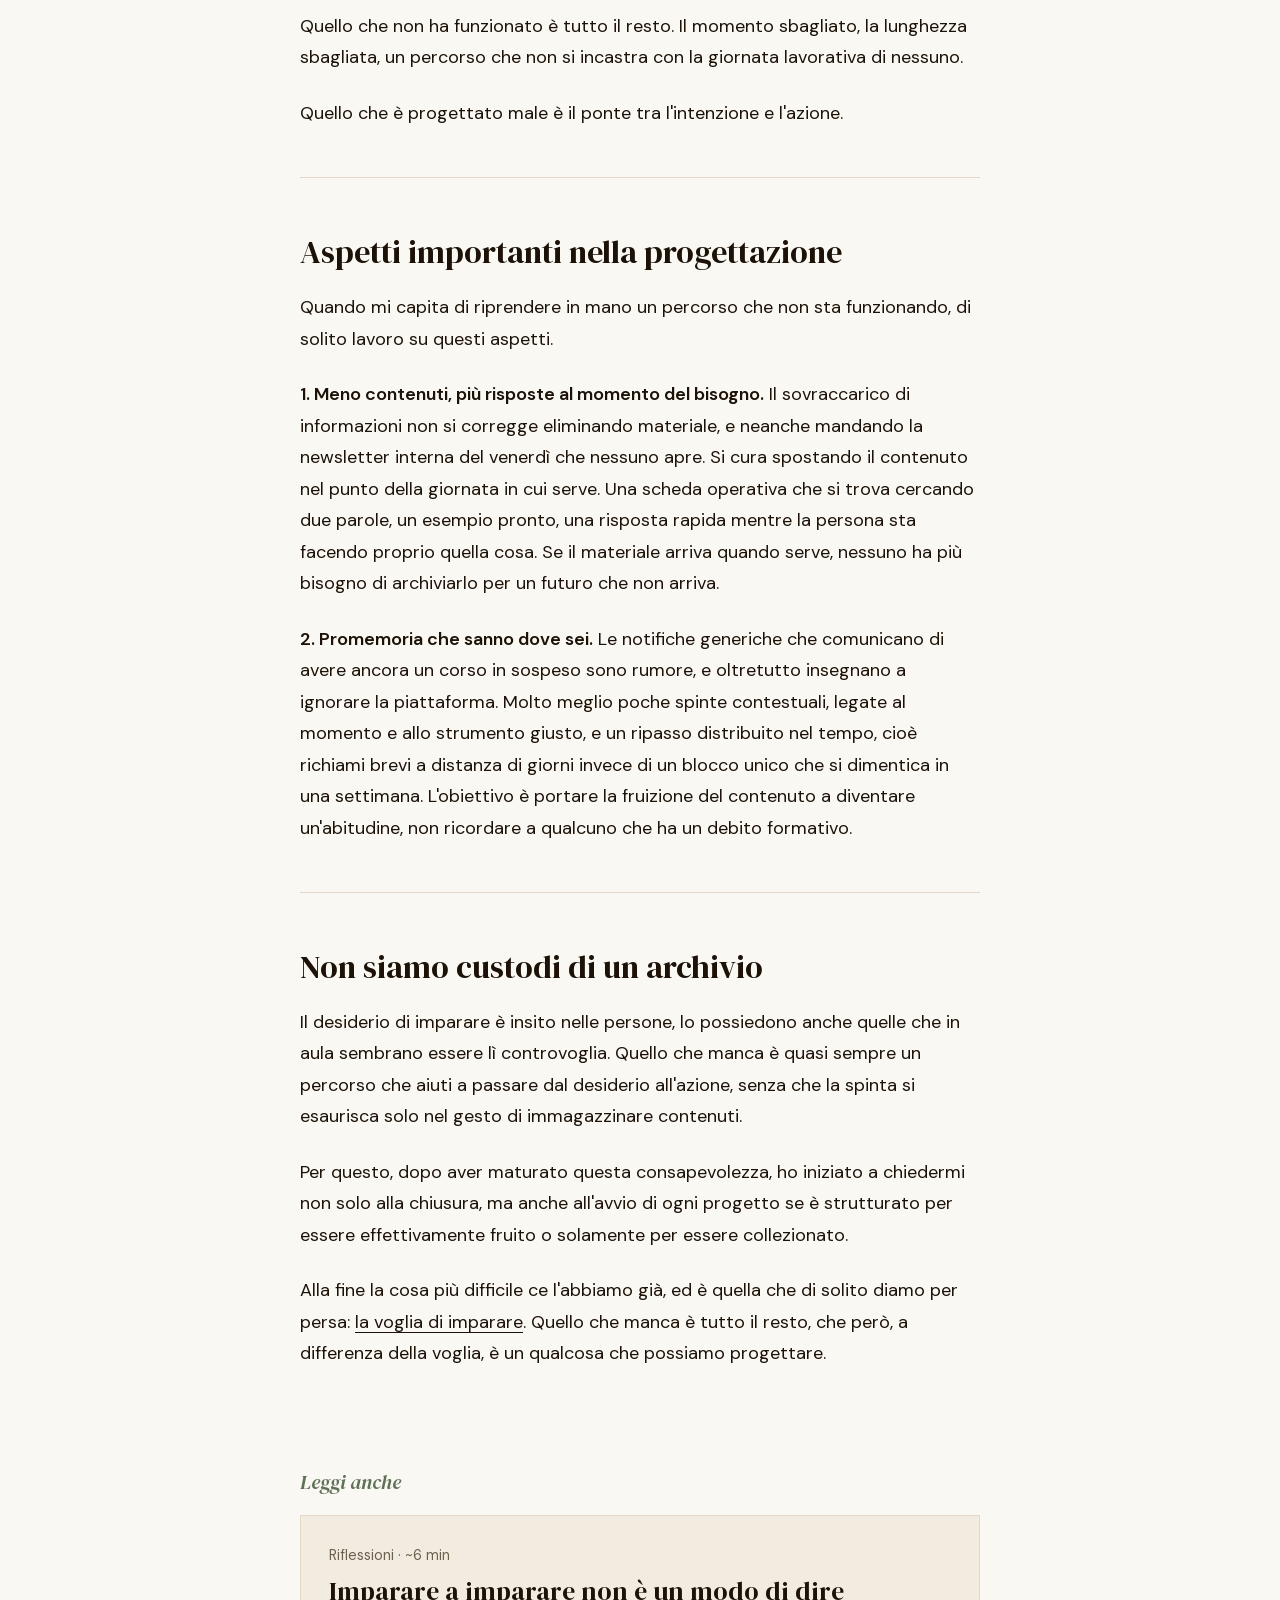
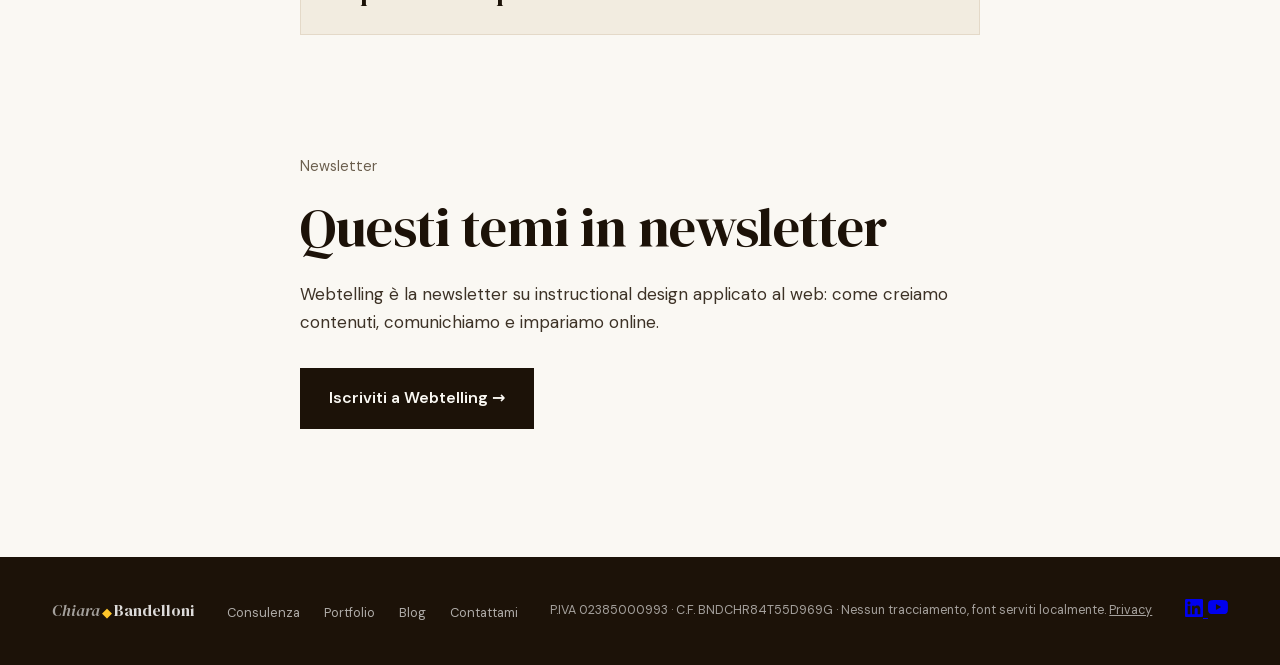
<file: blog/salvare-contenuti-non-e-imparare.html>
<!DOCTYPE html>
<html lang="it">
<head>
<meta charset="UTF-8">
<meta name="viewport" content="width=device-width, initial-scale=1.0">
<title>Salvare contenuti non è imparare — Chiara Bandelloni</title>
<meta name="description" content="Salvare contenuti dà quasi la stessa soddisfazione di averli letti. Perché succede, e come progettare formazione che vada oltre il pulsante salva.">
<link rel="canonical" href="https://chiarabandelloni.it/blog/salvare-contenuti-non-e-imparare">
<meta property="og:type" content="article">
<meta property="og:url" content="https://chiarabandelloni.it/blog/salvare-contenuti-non-e-imparare">
<meta property="og:title" content="Salvare contenuti non è imparare — Chiara Bandelloni">
<meta property="og:description" content="Salvare contenuti dà quasi la stessa soddisfazione di averli letti. Perché succede, e come progettare formazione che vada oltre il pulsante salva.">
<meta property="og:image" content="https://chiarabandelloni.it/og-image.png">
<meta property="og:site_name" content="Chiara Bandelloni">
<meta property="og:locale" content="it_IT">
<meta name="twitter:card" content="summary_large_image">
<meta name="twitter:title" content="Salvare contenuti non è imparare — Chiara Bandelloni">
<meta name="twitter:description" content="Salvare contenuti dà quasi la stessa soddisfazione di averli letti. Perché succede, e come progettare formazione che vada oltre il pulsante salva.">
<meta name="twitter:image" content="https://chiarabandelloni.it/og-image.png">
<link rel="stylesheet" href="../fonts/fonts.css">
<link rel="stylesheet" href="../search.css">
<link rel="icon" type="image/svg+xml" href="../favicon.svg">
<style>
*, *::before, *::after { box-sizing: border-box; margin: 0; padding: 0; }
:root {
  --yellow:      #ffc62a;
  --yellow-pale: #fff8e1;
  --brown:       #1c1208;
  --warm-white:  #faf8f3;
  --cream:       #f2ece0;
  --muted:       #6b5f4e;
  --border:      #e4d9c8;
  --sage:        #5f7057;
  --dark-bg:     #1a1008;
  --serif:       'DM Serif Display', Georgia, serif;
  --sans:        'DM Sans', system-ui, sans-serif;
}
html { scroll-behavior: smooth; }
body { font-family: var(--sans); background: var(--warm-white); color: var(--brown); font-size: 17px; line-height: 1.65; -webkit-font-smoothing: antialiased; overflow-x: hidden; }
nav { position: sticky; top: 0; z-index: 100; background: var(--warm-white); border-bottom: 1px solid var(--border); padding: 0 52px; height: 68px; display: flex; align-items: center; justify-content: space-between; }
.nav-logo { font-family: var(--serif); font-size: 1.15rem; font-weight: 400; color: var(--brown); text-decoration: none; letter-spacing: -0.01em; }
.nav-logo em { font-style: italic; color: var(--muted); }
.nav-logo-sym { color: var(--yellow); padding: 0 2px; font-style: normal; font-size: 0.82em; vertical-align: middle; }
.nav-right { display: flex; align-items: center; gap: 28px; }
.nav-links { display: flex; align-items: center; gap: 32px; list-style: none; }
.nav-links a { font-size: 0.83rem; font-weight: 500; color: var(--muted); text-decoration: none; letter-spacing: 0.03em; transition: color 0.2s; }
.nav-links a:hover, .nav-links a.active { color: var(--brown); font-weight: 600; }
.nav-social { display: flex; align-items: center; gap: 14px; }
.nav-social-link { color: rgba(28,18,8,0.4); display: flex; align-items: center; text-decoration: none; transition: color 0.2s; }
.nav-social-link:hover { color: var(--brown); }
.nav-cta { background: var(--yellow); color: var(--brown); font-size: 0.8rem; font-weight: 700; padding: 9px 20px; border-radius: 100px; text-decoration: none; transition: background 0.2s; white-space: nowrap; }
.nav-cta:hover { background: var(--brown); color: var(--yellow); }
.nav-links-mobile-only { display: none; }

/* ── HAMBURGER ── */
.nav-hamburger { display: none; flex-direction: column; gap: 5px; background: none; border: none; cursor: pointer; padding: 6px 2px; -webkit-tap-highlight-color: transparent; }
.nav-hamburger span { display: block; width: 22px; height: 2px; background: var(--brown); border-radius: 2px; transition: transform 0.28s ease, opacity 0.28s ease; transform-origin: center; }
.nav-hamburger.open span:nth-child(1) { transform: translateY(7px) rotate(45deg); }
.nav-hamburger.open span:nth-child(2) { opacity: 0; }
.nav-hamburger.open span:nth-child(3) { transform: translateY(-7px) rotate(-45deg); }

/* ─────────────────────────────────────────
   LAYOUT COMUNE
───────────────────────────────────────── */
.wrap { max-width: 1280px; margin: 0 auto; padding: 0 48px; }
.block { padding-top: 140px; }

.h-section {
  font-family: var(--serif);
  font-weight: 400;
  font-size: clamp(2rem, 3.4vw, 2.75rem);
  line-height: 1.12;
}

.note {
  font-family: var(--serif);
  font-style: italic;
  color: var(--sage);
  line-height: 1.3;
}

.text-link {
  color: var(--brown);
  font-weight: 600;
  text-decoration: underline;
  text-decoration-thickness: 1px;
  text-underline-offset: 5px;
}
.text-link:hover { text-decoration-thickness: 2px; }

.btn-dark {
  display: inline-block;
  padding: 16px 28px;
  background: var(--brown);
  color: var(--warm-white);
  font-weight: 600;
  font-size: 1rem;
  text-decoration: none;
  border: 1.5px solid var(--brown);
  transition: background 0.2s, color 0.2s;
}
.btn-dark:hover { background: transparent; color: var(--brown); }

/* ─────────────────────────────────────────
   ARTICOLO
───────────────────────────────────────── */
.col { max-width: 680px; margin: 0 auto; }

.post-header { padding: 72px 24px 0; }
.back-link { display: inline-flex; align-items: center; gap: 6px; font-size: 0.9rem; color: var(--muted); text-decoration: underline; text-decoration-thickness: 1px; text-underline-offset: 5px; margin-bottom: 48px; }
.back-link:hover { color: var(--brown); }
.post-category { font-family: var(--serif); font-style: italic; color: var(--sage); font-size: 1.25rem; line-height: 1.3; margin-bottom: 16px; }
h1 { font-family: var(--serif); font-weight: 400; font-size: clamp(2.2rem, 4.6vw, 3.4rem); line-height: 1.08; letter-spacing: -0.015em; margin-bottom: 24px; }
.post-meta { font-size: 0.9rem; color: var(--muted); }

.post-visual { padding: 48px 24px 0; }
.post-visual-inner { border-top: 2px solid var(--brown); padding-top: 24px; }
.post-visual-bar { display: none; }
.post-visual-quote { font-family: var(--serif); font-style: italic; color: var(--sage); font-size: clamp(1.4rem, 2.6vw, 1.75rem); line-height: 1.35; }

.post-body { padding: 56px 24px 0; }
.prose p { margin-bottom: 24px; font-size: 18px; line-height: 1.75; }
.prose p:last-child { margin-bottom: 0; }
.prose h2 { font-family: var(--serif); font-weight: 400; font-size: clamp(1.6rem, 2.6vw, 2rem); line-height: 1.18; margin: 56px 0 20px; }
.prose h3 { font-family: var(--serif); font-weight: 400; font-size: 1.4rem; line-height: 1.25; margin: 40px 0 14px; }
.prose strong { font-weight: 600; }
.prose em { font-style: italic; }
.prose hr { border: none; border-top: 1px solid var(--border); margin: 48px 0; }
.prose ul, .prose ol { margin: 0 0 24px; padding-left: 0; list-style: none; }
.prose ul li, .prose ol li { position: relative; padding-left: 24px; margin-bottom: 10px; font-size: 18px; line-height: 1.7; }
.prose ul li::before { content: ''; position: absolute; left: 2px; top: 13px; width: 6px; height: 6px; background: var(--brown); }
.prose ol { counter-reset: prose-counter; }
.prose ol li { counter-increment: prose-counter; }
.prose ol li::before { content: counter(prose-counter) "."; position: absolute; left: 0; top: 0; font-family: var(--serif); font-style: italic; color: var(--sage); }
.prose a { color: var(--brown); text-decoration: underline; text-decoration-thickness: 1px; text-underline-offset: 4px; }
.prose a:hover { text-decoration-thickness: 2px; }
.prose .checklist { background: var(--cream); border-top: 2px solid var(--brown); padding: 28px 32px; margin: 32px 0; }
.prose .checklist p.checklist-title { font-weight: 600; font-size: 0.95rem; margin-bottom: 16px; }
.prose .checklist ol { margin-bottom: 0; }
.prose .question-block { border-left: 2px solid var(--brown); padding: 4px 0 4px 24px; margin: 32px 0; }
.prose .question-block p { margin: 0; font-family: var(--serif); font-size: 1.4rem; line-height: 1.3; }
.prose .question-block strong { font-weight: 400; }

.post-related { padding: 96px 24px 0; }
.related-label { font-family: var(--serif); font-style: italic; color: var(--sage); font-size: 1.25rem; margin-bottom: 16px; }
.related-card { display: block; padding: 28px; background: var(--cream); border: 1px solid var(--border); color: var(--brown); text-decoration: none; transition: border-color 0.2s; }
.related-card:hover { border-color: var(--brown); }
.related-arrow { display: none; }
.related-tag { font-size: 0.9rem; color: var(--muted); margin-bottom: 8px; }
.related-title { font-family: var(--serif); font-size: 1.6rem; line-height: 1.2; }

.post-cta { padding: 120px 24px 128px; }
.cta-label { font-size: 0.9rem; color: var(--muted); margin-bottom: 20px; }
.cta-label::first-letter { text-transform: uppercase; }
.cta-title { font-family: var(--serif); font-weight: 400; font-size: clamp(2.2rem, 5vw, 3.4rem); line-height: 1.05; letter-spacing: -0.015em; }
.cta-body { margin: 24px 0 32px; color: #3d3226; }

/* ─────────────────────────────────────────
   FOOTER
───────────────────────────────────────── */
footer {
  background: var(--brown);
  padding: 40px 52px;
  display: flex;
  justify-content: space-between;
  align-items: center;
}

.footer-logo {
  font-family: var(--serif);
  font-size: 1rem;
  color: rgba(255,255,255,0.85);
  text-decoration: none;
  font-weight: 400;
}
.footer-logo em { font-style: italic; color: rgba(255,255,255,0.6); font-weight: 400; }
.footer-logo-sym { color: var(--yellow); padding: 0 2px; font-style: normal; font-size: 0.82em; vertical-align: middle; }

.footer-links {
  display: flex; gap: 24px; list-style: none;
}
.footer-links a {
  font-size: 0.8rem;
  color: rgba(255,255,255,0.65);
  text-decoration: none;
  transition: color 0.2s;
}
.footer-links a:hover { color: #fff; }

.footer-copy {
  font-size: 0.78rem;
  color: rgba(255,255,255,0.6);
}


/* ── RESPONSIVE ── */
@media (max-width: 1024px) {
  nav { padding: 0 24px; }
  footer { padding: 32px; }
}
@media (max-width: 640px) {
  nav { padding: 0 20px; height: 60px; }
  .nav-hamburger { display: flex; }
  .nav-social { display: none; } .nav-cta { display: none; } .nav-links-mobile-only { display: block; }
  .nav-links { display: none; position: fixed; top: 60px; left: 0; right: 0; flex-direction: column; gap: 0; background: var(--warm-white); border-bottom: 1px solid var(--border); padding: 8px 0 16px; box-shadow: 0 8px 24px rgba(28,18,8,0.08); z-index: 99; }
  .nav-links.open { display: flex; }
  .nav-links li { border-bottom: 1px solid var(--border); }
  .nav-links li:last-child { border-bottom: none; }
  .nav-links a { display: block; padding: 14px 20px; font-size: 0.92rem; color: var(--brown); }
  .post-header { padding: 40px 20px 0; }
  .back-link { margin-bottom: 32px; }
  .post-visual, .post-body { padding-left: 20px; padding-right: 20px; }
  .post-related { padding: 72px 20px 0; }
  .post-cta { padding: 88px 20px 80px; }
  .prose .checklist { padding: 24px 20px; }
  footer { flex-direction: column; gap: 20px; text-align: center; padding: 32px 20px; }
  .footer-links { flex-wrap: wrap; justify-content: center; gap: 16px; }
}
#cookie-notice {
  position: fixed;
  bottom: 24px; left: 50%;
  transform: translateX(-50%);
  background: var(--brown);
  color: rgba(255,255,255,0.85);
  padding: 14px 20px;
  border-radius: 12px;
  font-size: 0.82rem;
  line-height: 1.5;
  display: flex;
  align-items: center;
  gap: 20px;
  max-width: min(600px, calc(100vw - 32px));
  box-shadow: 0 8px 32px rgba(0,0,0,0.25);
  z-index: 9999;
  transition: opacity 0.3s, transform 0.3s;
}
#cookie-notice.hidden {
  opacity: 0;
  pointer-events: none;
  transform: translateX(-50%) translateY(12px);
}
#cookie-notice a { color: var(--yellow); text-decoration: none; font-weight: 600; white-space: nowrap; }
#cookie-notice a:hover { text-decoration: underline; }
#cookie-close {
  background: rgba(255,255,255,0.12);
  border: none;
  color: #fff;
  font-size: 0.8rem;
  font-weight: 600;
  padding: 7px 16px;
  border-radius: 100px;
  cursor: pointer;
  white-space: nowrap;
  font-family: var(--sans);
  transition: background 0.2s;
  flex-shrink: 0;
}
#cookie-close:hover { background: rgba(255,255,255,0.22); }
@media (max-width: 640px) {
  #cookie-notice { bottom: 16px; flex-direction: column; align-items: flex-start; gap: 12px; }
}
</style>
</head>
<body>

<nav>
  <a href="../index.html" class="nav-logo"><em>Chiara</em><span class="nav-logo-sym">◆</span>Bandelloni</a>
  <div class="nav-right">
    <ul class="nav-links">
      <li><a href="../index.html#consulenza">Consulenza</a></li>
      <li><a href="https://chiarabandelloni.substack.com/" target="_blank" rel="noopener">Webtelling</a></li>
      <li><a href="../index.html#portfolio">Portfolio</a></li>
      <li><a href="index.html" class="active">Blog</a></li>
    </ul>
    <div class="nav-social">
      <a href="https://www.linkedin.com/in/chiarabandelloni/" target="_blank" rel="noopener" class="nav-social-link" aria-label="LinkedIn">
        <svg width="17" height="17" viewBox="0 0 24 24" fill="currentColor"><path d="M20.447 20.452h-3.554v-5.569c0-1.328-.027-3.037-1.852-3.037-1.853 0-2.136 1.445-2.136 2.939v5.667H9.351V9h3.414v1.561h.046c.477-.9 1.637-1.85 3.37-1.85 3.601 0 4.267 2.37 4.267 5.455v6.286zM5.337 7.433c-1.144 0-2.063-.926-2.063-2.065 0-1.138.92-2.063 2.063-2.063 1.14 0 2.064.925 2.064 2.063 0 1.139-.925 2.065-2.064 2.065zm1.782 13.019H3.555V9h3.564v11.452zM22.225 0H1.771C.792 0 0 .774 0 1.729v20.542C0 23.227.792 24 1.771 24h20.451C23.2 24 24 23.227 24 22.271V1.729C24 .774 23.2 0 22.222 0h.003z"/></svg>
      </a>
      <a href="https://www.youtube.com/@webtelling" target="_blank" rel="noopener" class="nav-social-link" aria-label="YouTube">
        <svg width="19" height="19" viewBox="0 0 24 24" fill="currentColor"><path d="M23.498 6.186a3.016 3.016 0 0 0-2.122-2.136C19.505 3.545 12 3.545 12 3.545s-7.505 0-9.377.505A3.017 3.017 0 0 0 .502 6.186C0 8.07 0 12 0 12s0 3.93.502 5.814a3.016 3.016 0 0 0 2.122 2.136c1.871.505 9.376.505 9.376.505s7.505 0 9.377-.505a3.015 3.015 0 0 0 2.122-2.136C24 15.93 24 12 24 12s0-3.93-.502-5.814zM9.545 15.568V8.432L15.818 12l-6.273 3.568z"/></svg>
      </a>
    </div>
    <a href="../contattami.html" class="nav-cta">Contattami</a>
    <button class="nav-search-btn" aria-label="Cerca nel sito">
      <svg width="17" height="17" viewBox="0 0 24 24" fill="none" stroke="currentColor" stroke-width="2" stroke-linecap="round" stroke-linejoin="round"><circle cx="11" cy="11" r="8"/><path d="m21 21-4.35-4.35"/></svg>
    </button>
    <button class="nav-hamburger" aria-label="Menu" aria-expanded="false">
      <span></span><span></span><span></span>
    </button>
  </div>
</nav>

<div class="post-header">
  <div class="post-header-inner col">
    <a href="index.html" class="back-link">
      <svg width="14" height="14" viewBox="0 0 24 24" fill="none" stroke="currentColor" stroke-width="2.5" stroke-linecap="round" stroke-linejoin="round"><path d="M19 12H5M12 19l-7-7 7-7"/></svg>
      Blog
    </a>
    <p class="post-category">Riflessioni</p>
    <h1>Salvare contenuti non &egrave; imparare: la trappola della disponibilit&agrave;</h1>
    <p class="post-meta">Lettura: ~5 minuti</p>
  </div>
</div>

<!-- ── POST VISUAL ── -->
<div class="post-visual">
  <div class="post-visual-inner col">
    <div class="post-visual-bar"></div>
    <p class="post-visual-quote">Quello che &egrave; progettato male &egrave; il ponte tra l'intenzione e l'azione.</p>
  </div>
</div>

<div class="post-body">
  <div class="post-body-inner col">
    <div class="prose">

      <p>Recentemente, mettendo ordine tra le applicazioni del mio telefono, ho fatto una cosa che vi consiglio di sperimentare: ho contato i link che ho messo da parte nella chat dei messaggi salvati di Telegram e nei preferiti del mio browser, scoprendo che erano almeno un centinaio.</p>

      <p>Dopo il primo momento di stupore ho anche controllato quanti ne avessi davvero aperti dopo averli salvati, realizzando che erano meno di venti. Ironia della sorte, scorrendo la lista, ho trovato un video intitolato pi&ugrave; o meno "Come organizzare i contenuti che salvi e non guardi mai", che naturalmente non avevo mai guardato.</p>

      <p>Ecco, io questo mestiere lo faccio. Progetto formazione e scrivo corsi, ma ho realizzato comunque solo di recente che salvare contenuti e poi farli davvero propri sono due attivit&agrave; diverse. Anzi: la prima, certe volte, si mangia la seconda.</p>

      <p>Si pu&ograve; dire che molti di noi abbiano una vera e propria "collezione di intenzioni" sparsa ovunque: i preferiti del browser, le newsletter archiviate da leggere dopo con calma, le playlist di YouTube.</p>

      <p>Il momento di andarli effettivamente a vedere, per&ograve;, non arriva quasi mai.</p>

      <p>Ed &egrave; qui che la cosa smette di essere solo un limite personale e pu&ograve; diventare anche un problema di progettazione.</p>

      <hr>

      <h2>Perch&eacute; salvare contenuti d&agrave; una soddisfazione cos&igrave; immediata</h2>

      <p>La domanda che mi sono fatta &egrave;: perch&eacute; quel gesto mi fa stare bene, se poi non apro quasi mai niente?</p>

      <p>Perch&eacute; il cervello entra in una sorta di illusione. Mettere qualcosa nella lista delle cose da fare somiglia, a livello di sensazione, all'averla fatta. Nella nostra testa ci va abbastanza vicino da funzionare.</p>

      <p>Il punto &egrave; che salvare non costa niente: un click, mezzo secondo, zero attrito. Studiare invece costa parecchio perch&eacute; richiede tempo, sforzo cognitivo, affrontare la fatica di non capire subito tutti i concetti. Fra le due cose il cervello sceglie quella gratis e si tiene la sensazione di aver fatto la propria parte.</p>

      <p>Nelle aziende questo spiega un fenomeno che osservo spesso: le raccolte di corsi a disposizione di tutti che diventano anch'esse cimiteri digitali, ricchi di contenuti curati, aggiornati e magari anche belli. Il loro tasso di completamento, per&ograve;, rimane a livelli tragicamente bassi.</p>

      <p>Il meccanismo &egrave; lo stesso della mia chat di Telegram: la persona si iscrive al corso, lo mette tra i preferiti, magari lo segnala a un collega, e cos&igrave; facendo si percepisce come qualcuno che sta imparando. Questo primo momento di soddisfazione si porta via, per&ograve;, anche la spinta che sarebbe servita per aprire il primo modulo.</p>

      <p>La lezione utile da trarne &egrave; che rendere disponibili dei corsi non equivale automaticamente a garantire la formazione. Se la strategia si limita al mettere tutto sulla piattaforma, stiamo progettando per l'accumulo e non per il cambiamento.</p>

      <hr>

      <h2>Quello che salvi racconta chi vorresti essere</h2>

      <p>C'&egrave; per&ograve; un lato di questa storia che mi piace molto, ed &egrave; il motivo per cui non sono d'accordo nel liquidare questo comportamento solo come procrastinazione.</p>

      <p>Un archivio di link salvati non &egrave; spazzatura, ma &egrave; piuttosto un ritratto. Ossia, racconta la versione di noi che vorremmo essere: quella che finalmente capisce l'intelligenza artificiale, quella che lavora concentrata invece di rispondere alle notifiche, quella che sa gestire un colloquio difficile senza sudare freddo. Il desiderio &egrave; autentico ed &egrave; l'unica parte davvero non negoziabile di tutta la faccenda.</p>

      <p>Per chi progetta formazione, questi salvataggi sono dati preziosi. Li chiamerei "analisi dei bisogni sommersa": tutte informazioni illuminanti che le persone non scrivono nei questionari aziendali, ma dichiarano ogni volta che mettono qualcosa da parte.</p>

      <p>Ipotizziamo che 500 persone in azienda salvino un modulo sulla gestione del tempo e che poi solo il 2% di loro arrivi a completarlo. La prima lettura del fenomeno porta a pensare che quel contenuto in fondo non interessasse nessuno, ma &egrave; una spiegazione che non regge: quel contenuto interessava a 500 persone, tanto da spingerle a compiere un gesto volontario.</p>

      <p>Quello che non ha funzionato &egrave; tutto il resto. Il momento sbagliato, la lunghezza sbagliata, un percorso che non si incastra con la giornata lavorativa di nessuno.</p>

      <p>Quello che &egrave; progettato male &egrave; il ponte tra l'intenzione e l'azione.</p>

      <hr>

      <h2>Aspetti importanti nella progettazione</h2>

      <p>Quando mi capita di riprendere in mano un percorso che non sta funzionando, di solito lavoro su questi aspetti.</p>

      <p><strong>1. Meno contenuti, pi&ugrave; risposte al momento del bisogno.</strong> Il sovraccarico di informazioni non si corregge eliminando materiale, e neanche mandando la newsletter interna del venerd&igrave; che nessuno apre. Si cura spostando il contenuto nel punto della giornata in cui serve. Una scheda operativa che si trova cercando due parole, un esempio pronto, una risposta rapida mentre la persona sta facendo proprio quella cosa. Se il materiale arriva quando serve, nessuno ha pi&ugrave; bisogno di archiviarlo per un futuro che non arriva.</p>

      <p><strong>2. Promemoria che sanno dove sei.</strong> Le notifiche generiche che comunicano di avere ancora un corso in sospeso sono rumore, e oltretutto insegnano a ignorare la piattaforma. Molto meglio poche spinte contestuali, legate al momento e allo strumento giusto, e un ripasso distribuito nel tempo, cio&egrave; richiami brevi a distanza di giorni invece di un blocco unico che si dimentica in una settimana. L'obiettivo &egrave; portare la fruizione del contenuto a diventare un'abitudine, non ricordare a qualcuno che ha un debito formativo.</p>

      <hr>

      <h2>Non siamo custodi di un archivio</h2>

      <p>Il desiderio di imparare &egrave; insito nelle persone, lo possiedono anche quelle che in aula sembrano essere l&igrave; controvoglia. Quello che manca &egrave; quasi sempre un percorso che aiuti a passare dal desiderio all'azione, senza che la spinta si esaurisca solo nel gesto di immagazzinare contenuti.</p>

      <p>Per questo, dopo aver maturato questa consapevolezza, ho iniziato a chiedermi non solo alla chiusura, ma anche all'avvio di ogni progetto se &egrave; strutturato per essere effettivamente fruito o solamente per essere collezionato.</p>

      <p>Alla fine la cosa pi&ugrave; difficile ce l'abbiamo gi&agrave;, ed &egrave; quella che di solito diamo per persa: <a href="imparare-a-imparare-meta-competenza.html">la voglia di imparare</a>. Quello che manca &egrave; tutto il resto, che per&ograve;, a differenza della voglia, &egrave; un qualcosa che possiamo progettare.</p>

    </div>
  </div>
</div>

<!-- ── RELATED ── -->
<div class="post-related">
  <div class="post-related-inner col">
    <p class="related-label">Leggi anche</p>
    <a href="imparare-a-imparare-meta-competenza.html" class="related-card">
      <div class="related-arrow">
        <svg width="16" height="16" viewBox="0 0 24 24" fill="none" stroke="currentColor" stroke-width="2.5" stroke-linecap="round" stroke-linejoin="round"><path d="M5 12h14M12 5l7 7-7 7"/></svg>
      </div>
      <div class="related-content">
        <p class="related-tag">Riflessioni &middot; ~6 min</p>
        <p class="related-title">Imparare a imparare non &egrave; un modo di dire</p>
      </div>
    </a>
  </div>
</div>

<!-- ── CTA ── -->
<div class="post-cta">
  <div class="post-cta-inner col">
    <p class="cta-label">newsletter</p>
    <h2 class="cta-title">Questi temi in newsletter</h2>
    <p class="cta-body">Webtelling è la newsletter su instructional design applicato al web: come creiamo contenuti, comunichiamo e impariamo online.</p>
    <a href="https://chiarabandelloni.substack.com/" target="_blank" rel="noopener" class="btn-dark">Iscriviti a Webtelling →</a>
  </div>
</div>

<footer>
  <a href="../index.html" class="footer-logo"><em>Chiara</em><span class="footer-logo-sym">◆</span>Bandelloni</a>
  <ul class="footer-links">
    <li><a href="../index.html#consulenza">Consulenza</a></li>
    <li><a href="../index.html#portfolio">Portfolio</a></li>
    <li><a href="index.html">Blog</a></li>
    <li><a href="../contattami.html">Contattami</a></li>
  </ul>
  <p class="footer-copy">P.IVA 02385000993 · C.F. BNDCHR84T55D969G · Nessun tracciamento, font serviti localmente. <a href="../privacy-policy.html" style="color:inherit">Privacy</a></p>
  <div class="footer-social">
    <a href="https://www.linkedin.com/in/chiarabandelloni/" target="_blank" rel="noopener" class="footer-social-link" aria-label="LinkedIn">
      <svg width="18" height="18" viewBox="0 0 24 24" fill="currentColor"><path d="M20.447 20.452h-3.554v-5.569c0-1.328-.027-3.037-1.852-3.037-1.853 0-2.136 1.445-2.136 2.939v5.667H9.351V9h3.414v1.561h.046c.477-.9 1.637-1.85 3.37-1.85 3.601 0 4.267 2.37 4.267 5.455v6.286zM5.337 7.433c-1.144 0-2.063-.926-2.063-2.065 0-1.138.92-2.063 2.063-2.063 1.14 0 2.064.925 2.064 2.063 0 1.139-.925 2.065-2.064 2.065zm1.782 13.019H3.555V9h3.564v11.452zM22.225 0H1.771C.792 0 0 .774 0 1.729v20.542C0 23.227.792 24 1.771 24h20.451C23.2 24 24 23.227 24 22.271V1.729C24 .774 23.2 0 22.222 0h.003z"/></svg>
    </a>
    <a href="https://www.youtube.com/@webtelling" target="_blank" rel="noopener" class="footer-social-link" aria-label="YouTube">
      <svg width="20" height="20" viewBox="0 0 24 24" fill="currentColor"><path d="M23.498 6.186a3.016 3.016 0 0 0-2.122-2.136C19.505 3.545 12 3.545 12 3.545s-7.505 0-9.377.505A3.017 3.017 0 0 0 .502 6.186C0 8.07 0 12 0 12s0 3.93.502 5.814a3.016 3.016 0 0 0 2.122 2.136c1.871.505 9.376.505 9.376.505s7.505 0 9.377-.505a3.015 3.015 0 0 0 2.122-2.136C24 15.93 24 12 24 12s0-3.93-.502-5.814zM9.545 15.568V8.432L15.818 12l-6.273 3.568z"/></svg>
    </a>
  </div>
</footer>

<script>
(function(){
  var btn = document.querySelector('.nav-hamburger');
  var menu = document.querySelector('.nav-links');
  if (!btn || !menu) return;
  btn.addEventListener('click', function(e){
    e.stopPropagation();
    var open = btn.classList.toggle('open');
    menu.classList.toggle('open');
    btn.setAttribute('aria-expanded', open);
  });
  document.addEventListener('click', function(e){
    if (!btn.contains(e.target) && !menu.contains(e.target)){
      btn.classList.remove('open');
      menu.classList.remove('open');
      btn.setAttribute('aria-expanded','false');
    }
  });
  menu.querySelectorAll('a').forEach(function(a){
    a.addEventListener('click', function(){
      btn.classList.remove('open');
      menu.classList.remove('open');
      btn.setAttribute('aria-expanded','false');
    });
  });
})();
</script>
<div id="cookie-notice" role="status" aria-live="polite">
  <span>Questo sito non usa cookie di profilazione né sistemi di tracciamento. I font sono serviti localmente. <a href="../privacy-policy.html#cookie">Informativa →</a></span>
  <button id="cookie-close" aria-label="Chiudi avviso cookie">Ho capito</button>
</div>
<script>
(function(){
  var notice = document.getElementById('cookie-notice');
  var close  = document.getElementById('cookie-close');
  if (!notice || !close) return;
  if (localStorage.getItem('cookie-ok')) { notice.classList.add('hidden'); return; }
  close.addEventListener('click', function(){
    notice.classList.add('hidden');
    localStorage.setItem('cookie-ok', '1');
  });
})();
</script>
<script src="../search.js"></script>
</body>
</html>
</file>
<file: fonts/fonts.css>
/* DM Sans — self-hosted */
@font-face {
  font-family: 'DM Sans';
  font-style: normal;
  font-weight: 300 600;
  font-display: swap;
  src: url('dm-sans-latin-ext.woff2') format('woff2');
  unicode-range: U+0100-02BA, U+02BD-02C5, U+02C7-02CC, U+02CE-02D7, U+02DD-02FF, U+0304, U+0308, U+0329, U+1D00-1DBF, U+1E00-1E9F, U+1EF2-1EFF, U+2020, U+20A0-20AB, U+20AD-20C0, U+2113, U+2C60-2C7F, U+A720-A7FF;
}
@font-face {
  font-family: 'DM Sans';
  font-style: normal;
  font-weight: 300 600;
  font-display: swap;
  src: url('dm-sans-latin.woff2') format('woff2');
  unicode-range: U+0000-00FF, U+0131, U+0152-0153, U+02BB-02BC, U+02C6, U+02DA, U+02DC, U+0304, U+0308, U+0329, U+2000-206F, U+20AC, U+2122, U+2191, U+2193, U+2212, U+2215, U+FEFF, U+FFFD;
}

/* DM Serif Display — self-hosted */
@font-face {
  font-family: 'DM Serif Display';
  font-style: normal;
  font-weight: 400;
  font-display: swap;
  src: url('dm-serif-display-regular-latin.woff2') format('woff2');
  unicode-range: U+0100-02BA, U+02BD-02C5, U+02C7-02CC, U+02CE-02D7, U+02DD-02FF, U+0304, U+0308, U+0329, U+1D00-1DBF, U+1E00-1E9F, U+1EF2-1EFF, U+2020, U+20A0-20AB, U+20AD-20C0, U+2113, U+2C60-2C7F, U+A720-A7FF;
}
@font-face {
  font-family: 'DM Serif Display';
  font-style: normal;
  font-weight: 400;
  font-display: swap;
  src: url('dm-serif-display-regular-latin-ext.woff2') format('woff2');
  unicode-range: U+0000-00FF, U+0131, U+0152-0153, U+02BB-02BC, U+02C6, U+02DA, U+02DC, U+0304, U+0308, U+0329, U+2000-206F, U+20AC, U+2122, U+2191, U+2193, U+2212, U+2215, U+FEFF, U+FFFD;
}
@font-face {
  font-family: 'DM Serif Display';
  font-style: italic;
  font-weight: 400;
  font-display: swap;
  src: url('dm-serif-display-italic-latin-ext.woff2') format('woff2');
  unicode-range: U+0100-02BA, U+02BD-02C5, U+02C7-02CC, U+02CE-02D7, U+02DD-02FF, U+0304, U+0308, U+0329, U+1D00-1DBF, U+1E00-1E9F, U+1EF2-1EFF, U+2020, U+20A0-20AB, U+20AD-20C0, U+2113, U+2C60-2C7F, U+A720-A7FF;
}
@font-face {
  font-family: 'DM Serif Display';
  font-style: italic;
  font-weight: 400;
  font-display: swap;
  src: url('dm-serif-display-italic-latin.woff2') format('woff2');
  unicode-range: U+0000-00FF, U+0131, U+0152-0153, U+02BB-02BC, U+02C6, U+02DA, U+02DC, U+0304, U+0308, U+0329, U+2000-206F, U+20AC, U+2122, U+2191, U+2193, U+2212, U+2215, U+FEFF, U+FFFD;
}
</file>
<file: search.css>
/* ── SEARCH OVERLAY ── */
#search-overlay {
  position: fixed;
  inset: 0;
  background: rgba(28,18,8,0.55);
  backdrop-filter: blur(4px);
  -webkit-backdrop-filter: blur(4px);
  z-index: 9998;
  display: flex;
  align-items: flex-start;
  justify-content: center;
  padding: 80px 20px 20px;
  opacity: 0;
  pointer-events: none;
  transition: opacity 0.2s;
}
#search-overlay.open {
  opacity: 1;
  pointer-events: all;
}
#search-panel {
  background: #faf8f3;
  border-radius: 16px;
  width: 100%;
  max-width: 580px;
  box-shadow: 0 24px 64px rgba(28,18,8,0.22);
  overflow: hidden;
  transform: translateY(-10px);
  transition: transform 0.2s;
}
#search-overlay.open #search-panel {
  transform: translateY(0);
}

/* input row */
#search-input-wrap {
  display: flex;
  align-items: center;
  gap: 12px;
  padding: 18px 20px;
  border-bottom: 1px solid #e4d9c8;
}
#search-icon-svg { color: #6b5f4e; flex-shrink: 0; }
#search-input {
  flex: 1;
  font-family: 'DM Sans', system-ui, sans-serif;
  font-size: 1rem;
  color: #1c1208;
  background: none;
  border: none;
  outline: none;
}
#search-input::placeholder { color: rgba(28,18,8,0.35); }
#search-kbd {
  font-size: 0.68rem;
  font-weight: 600;
  color: rgba(28,18,8,0.3);
  background: rgba(28,18,8,0.07);
  padding: 2px 7px;
  border-radius: 5px;
  letter-spacing: 0.03em;
  flex-shrink: 0;
}
#search-close {
  background: none;
  border: none;
  color: #6b5f4e;
  cursor: pointer;
  padding: 4px;
  display: flex;
  align-items: center;
  flex-shrink: 0;
  transition: color 0.2s;
}
#search-close:hover { color: #1c1208; }

/* results */
#search-results {
  max-height: 380px;
  overflow-y: auto;
  padding: 8px 0;
}
.search-hint {
  padding: 18px 20px;
  font-size: 0.87rem;
  color: #6b5f4e;
  font-family: 'DM Sans', system-ui, sans-serif;
}
.search-result {
  display: flex;
  flex-direction: column;
  gap: 4px;
  padding: 14px 20px;
  text-decoration: none;
  color: inherit;
  border-left: 3px solid transparent;
  transition: background 0.15s, border-color 0.15s;
}
.search-result:hover,
.search-result.active {
  background: #fff8e1;
  border-left-color: #ffc62a;
}
.search-result-cat {
  font-size: 0.63rem;
  font-weight: 700;
  letter-spacing: 0.12em;
  text-transform: uppercase;
  color: #6b5f4e;
  font-family: 'DM Sans', system-ui, sans-serif;
}
.search-result-title {
  font-size: 0.95rem;
  color: #1c1208;
  font-weight: 600;
  line-height: 1.3;
  font-family: 'DM Sans', system-ui, sans-serif;
}
.search-result-excerpt {
  font-size: 0.82rem;
  color: #6b5f4e;
  line-height: 1.5;
  font-family: 'DM Sans', system-ui, sans-serif;
}

/* nav button */
.nav-search-btn {
  background: none;
  border: none;
  color: rgba(28,18,8,0.4);
  cursor: pointer;
  display: flex;
  align-items: center;
  padding: 4px;
  transition: color 0.2s;
  -webkit-tap-highlight-color: transparent;
}
.nav-search-btn:hover { color: #1c1208; }

@media (max-width: 640px) {
  #search-overlay { padding: 60px 16px 16px; }
  #search-kbd { display: none; }
}

/* ── SOTTOLINEATURA A MANO ── */
.swoosh {
  white-space: nowrap;
  padding-bottom: 0;
  background-image: url("data:image/svg+xml,%3Csvg xmlns='http://www.w3.org/2000/svg' viewBox='0 0 200 14' preserveAspectRatio='none'%3E%3Cpath d='M3 10 C 45 3, 120 2, 197 8' fill='none' stroke='%23ffc62a' stroke-width='4' stroke-linecap='round'/%3E%3C/svg%3E");
  background-repeat: no-repeat;
  background-position: left bottom;
  background-size: 100% 0.32em;
}
.swoosh-dark {
  background-image: url("data:image/svg+xml,%3Csvg xmlns='http://www.w3.org/2000/svg' viewBox='0 0 200 14' preserveAspectRatio='none'%3E%3Cpath d='M3 10 C 45 3, 120 2, 197 8' fill='none' stroke='%231c1208' stroke-width='4' stroke-linecap='round'/%3E%3C/svg%3E");
}
@media (prefers-reduced-motion: no-preference) {
  .swoosh-anim .swoosh { background-size: 0% 0.32em; transition: background-size 0.6s ease-out; }
  .swoosh-anim .swoosh.drawn { background-size: 100% 0.32em; }
}
</file>
